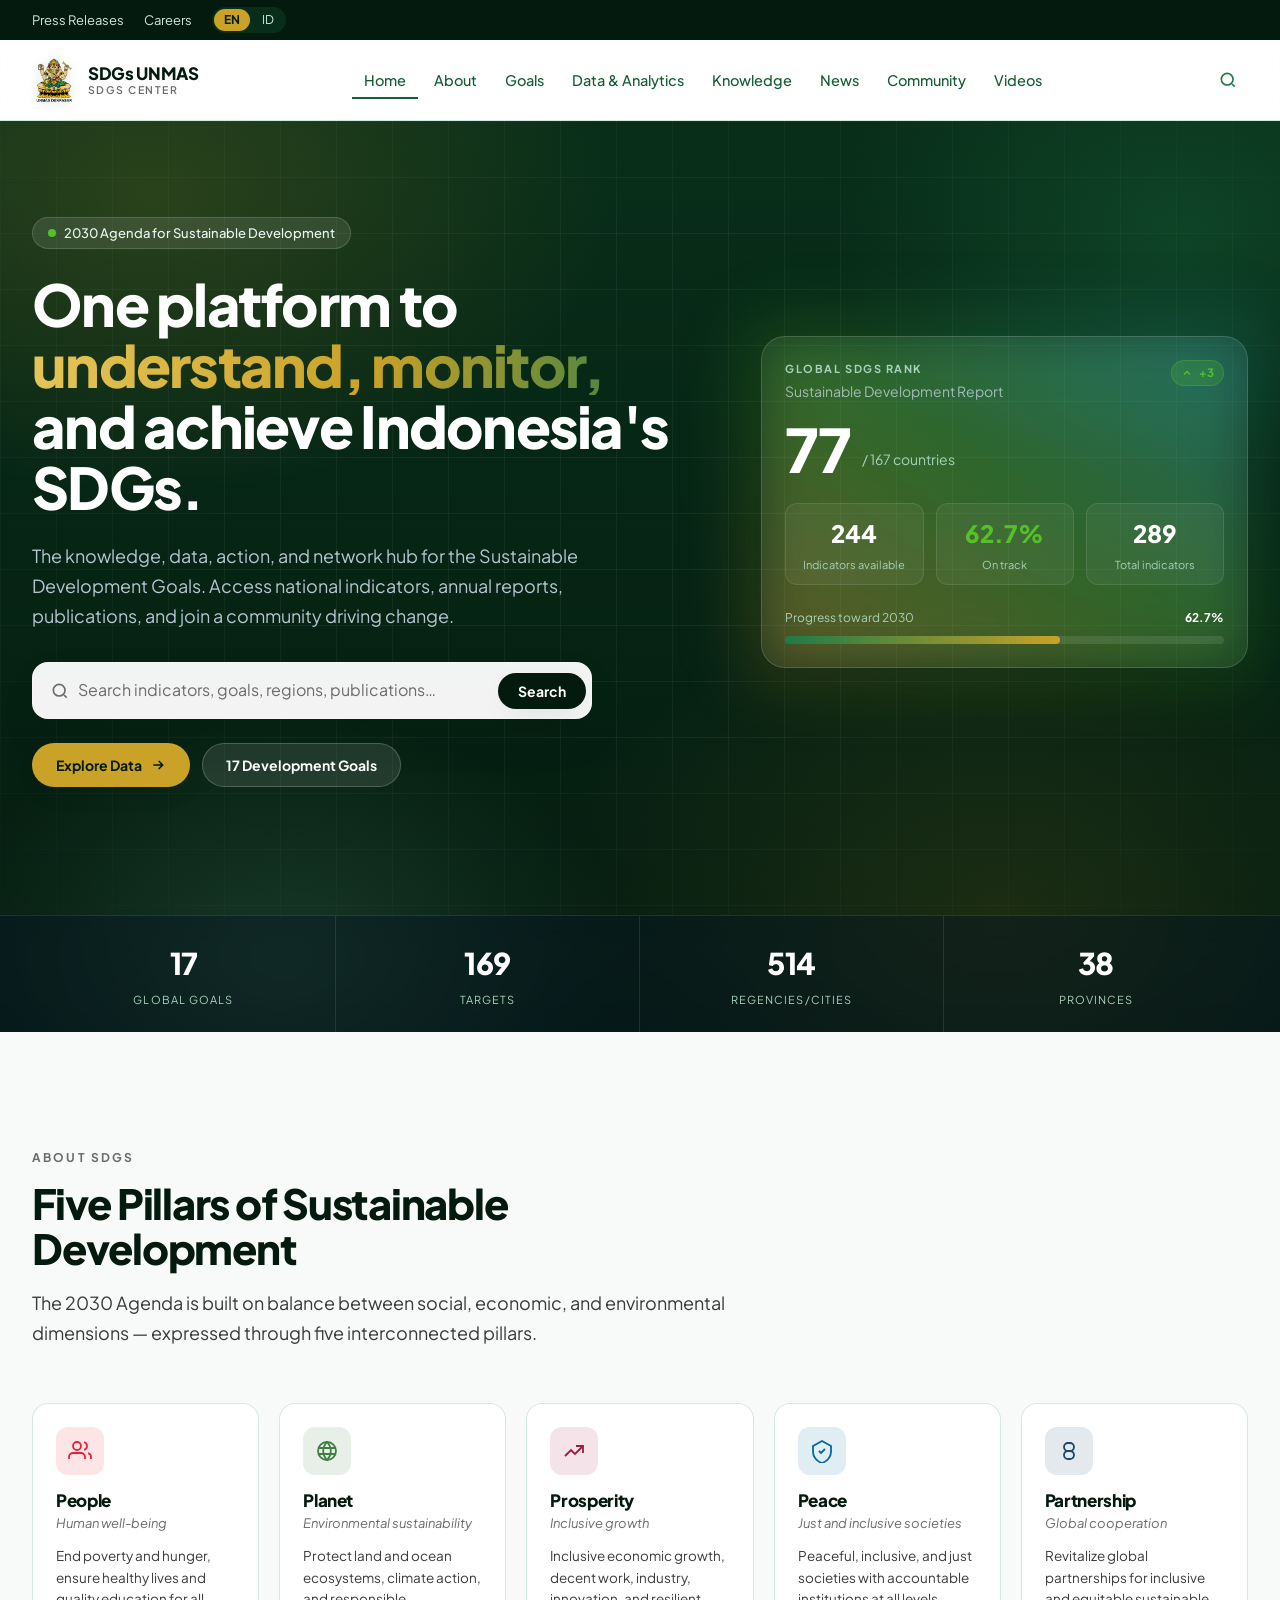
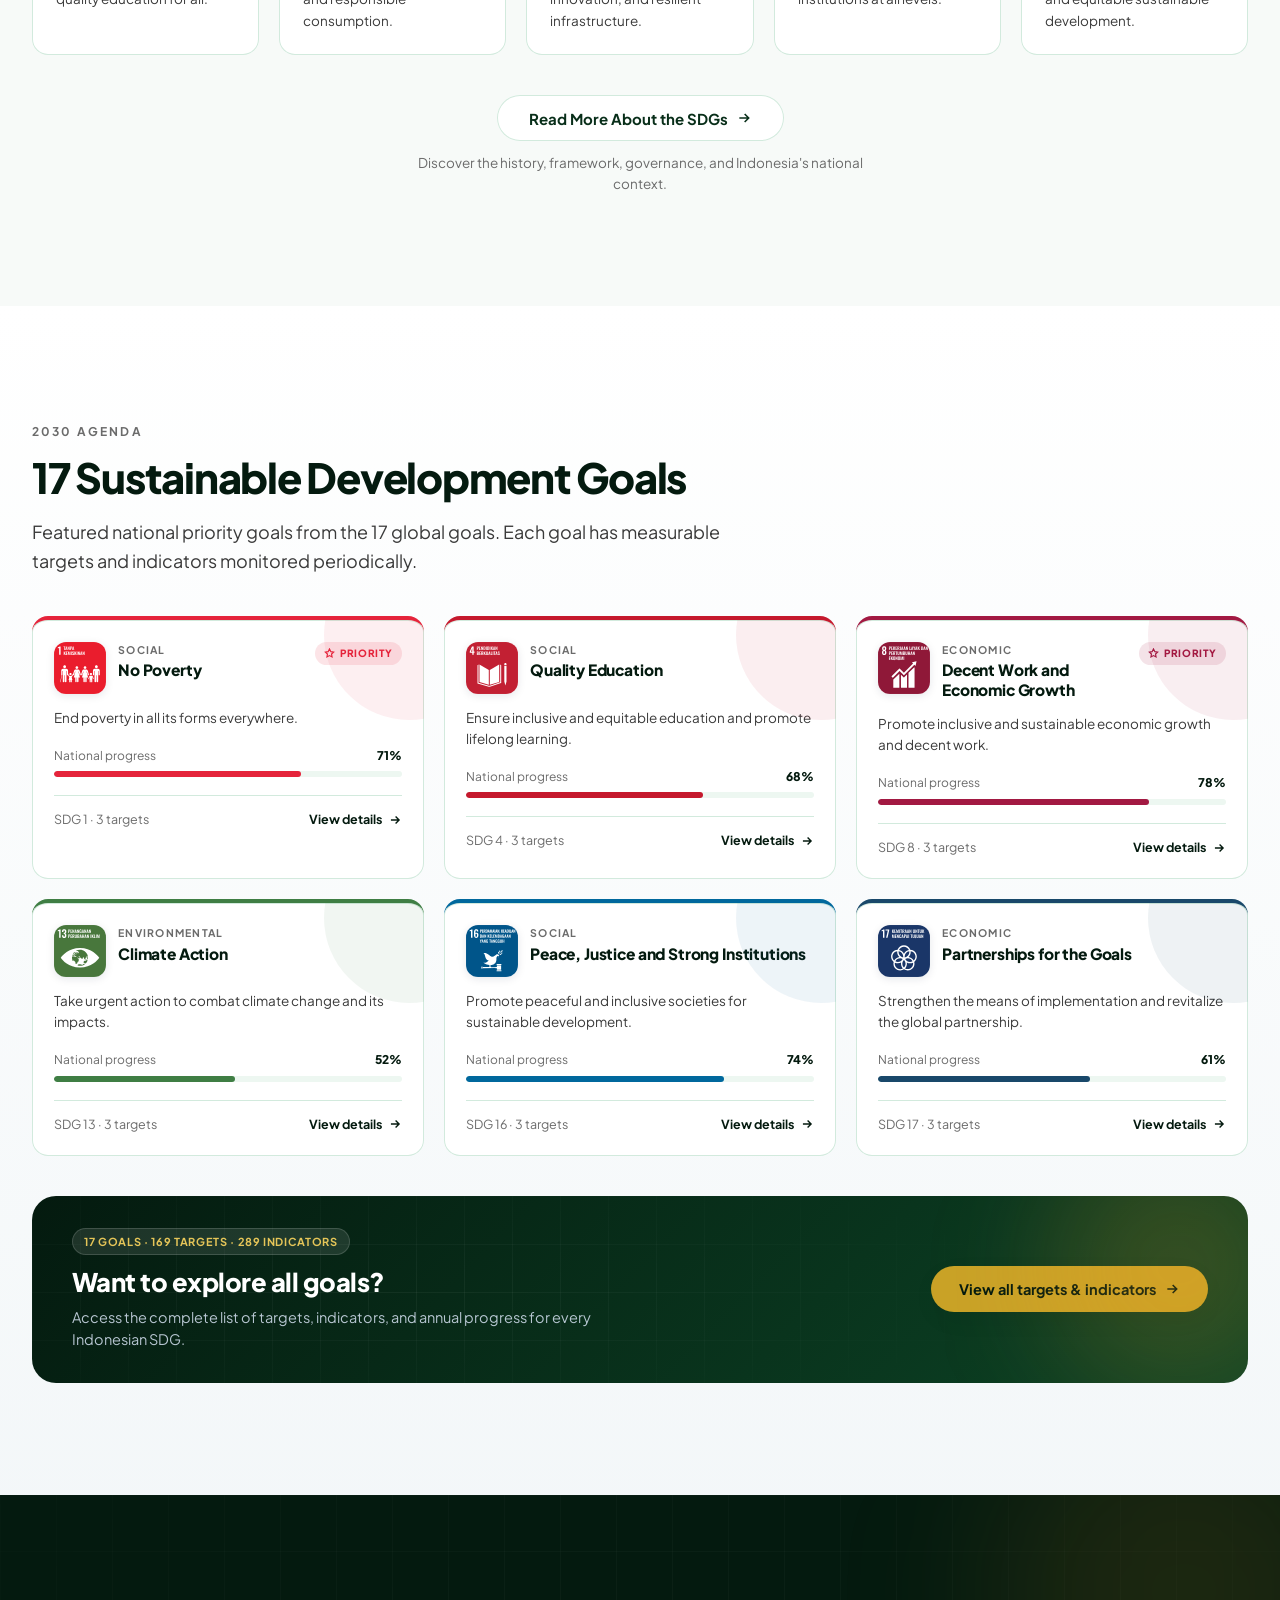
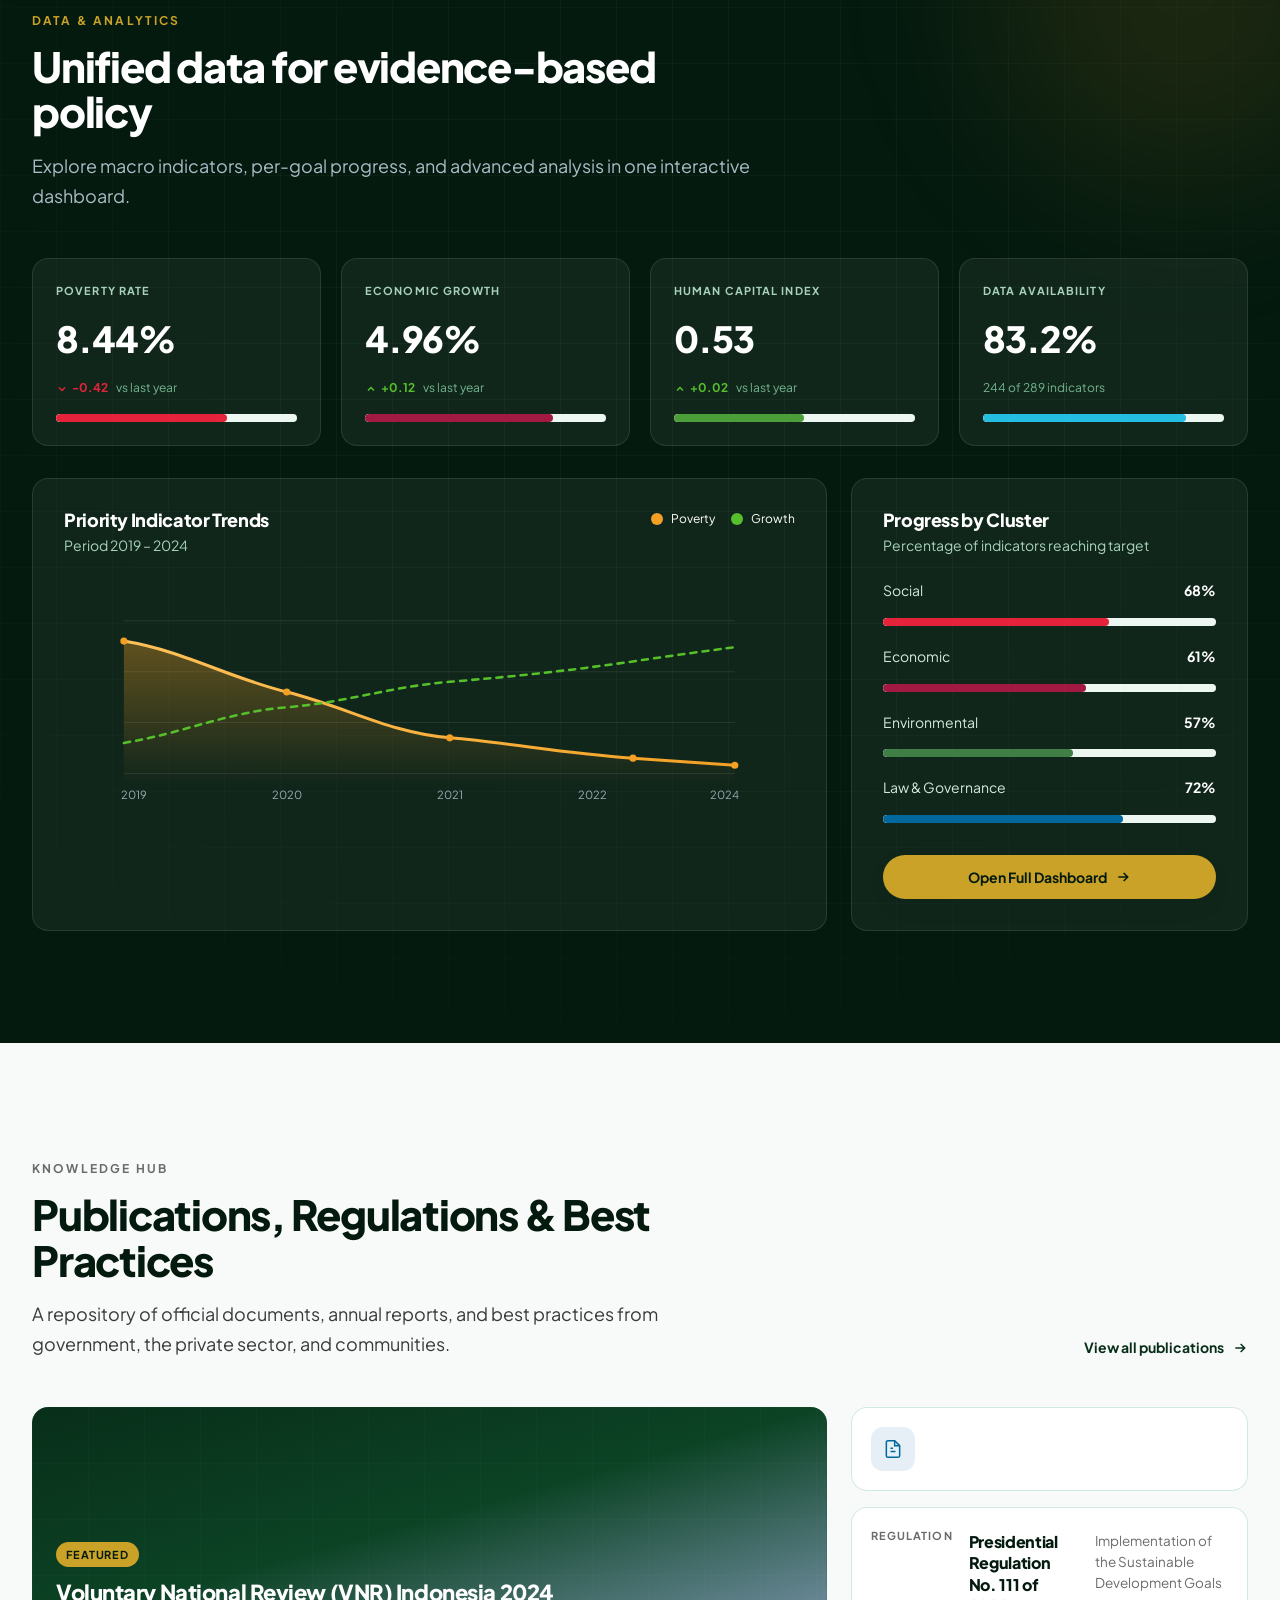
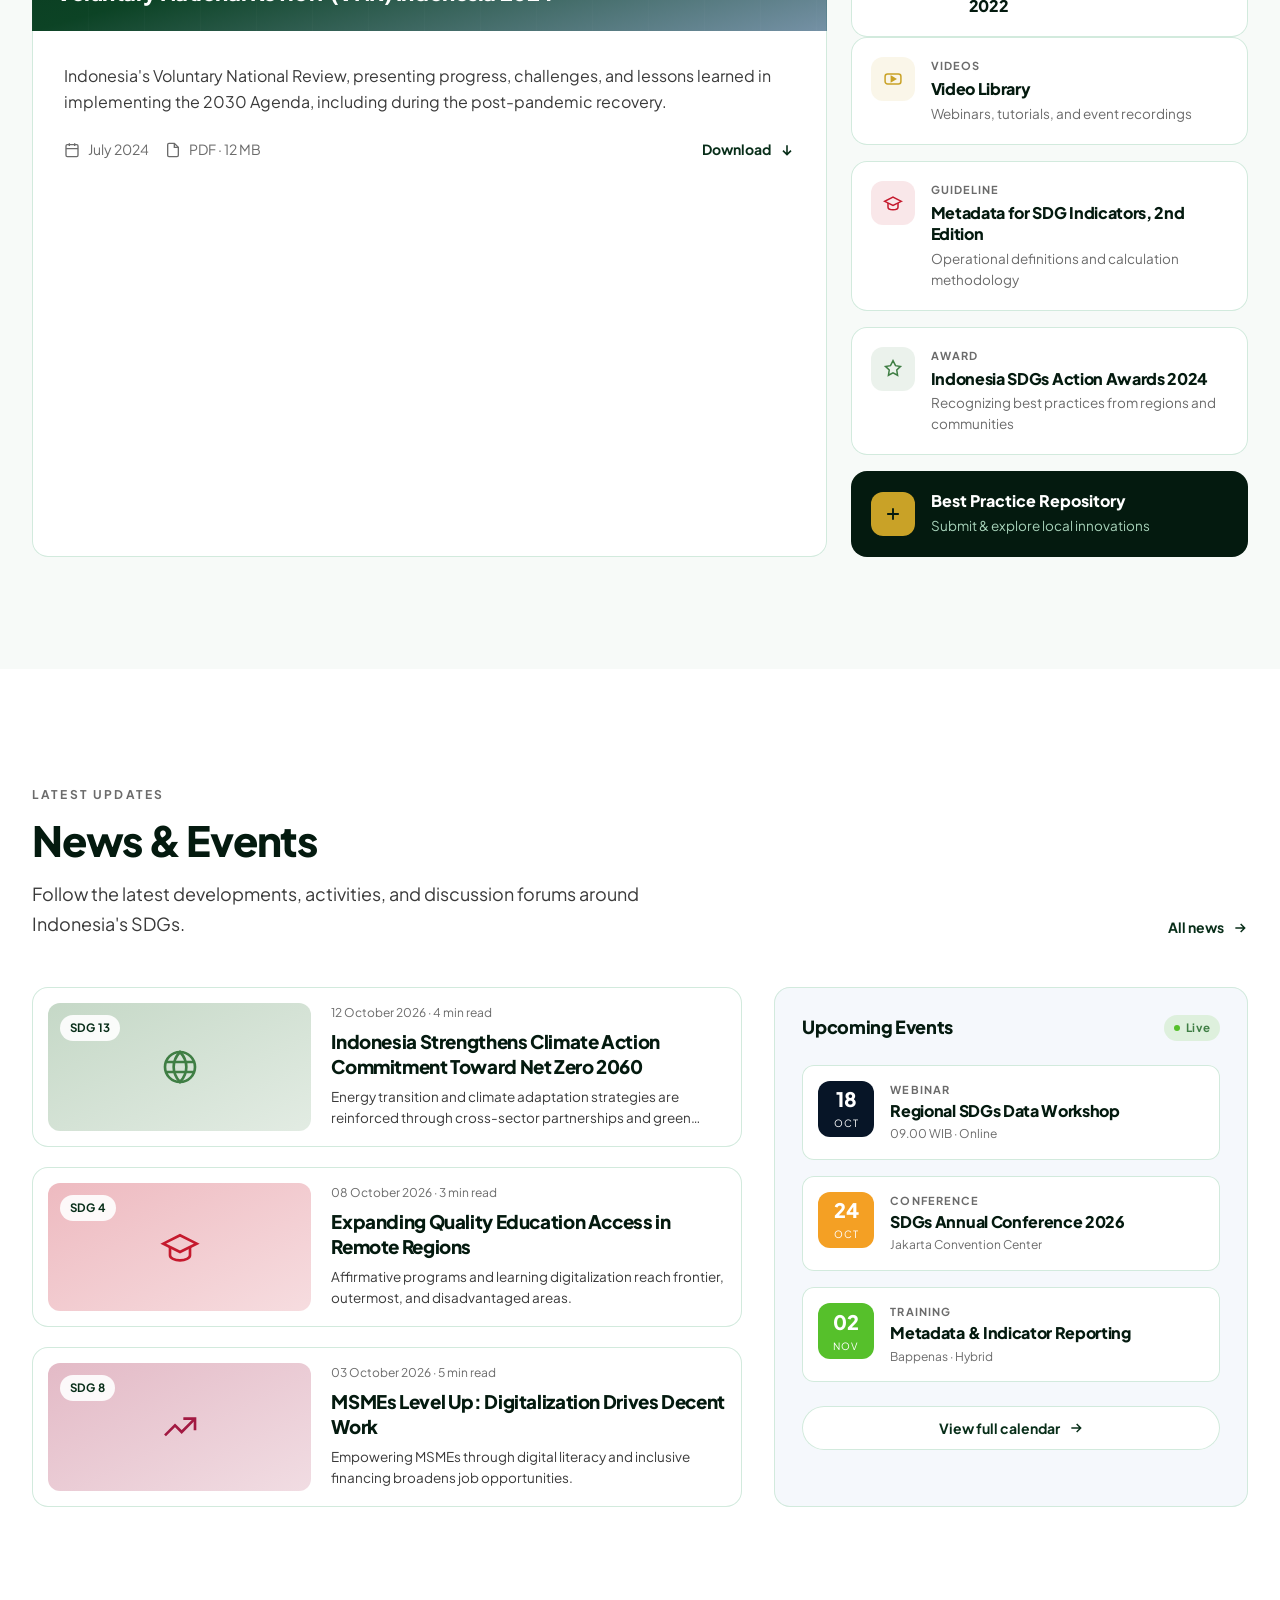
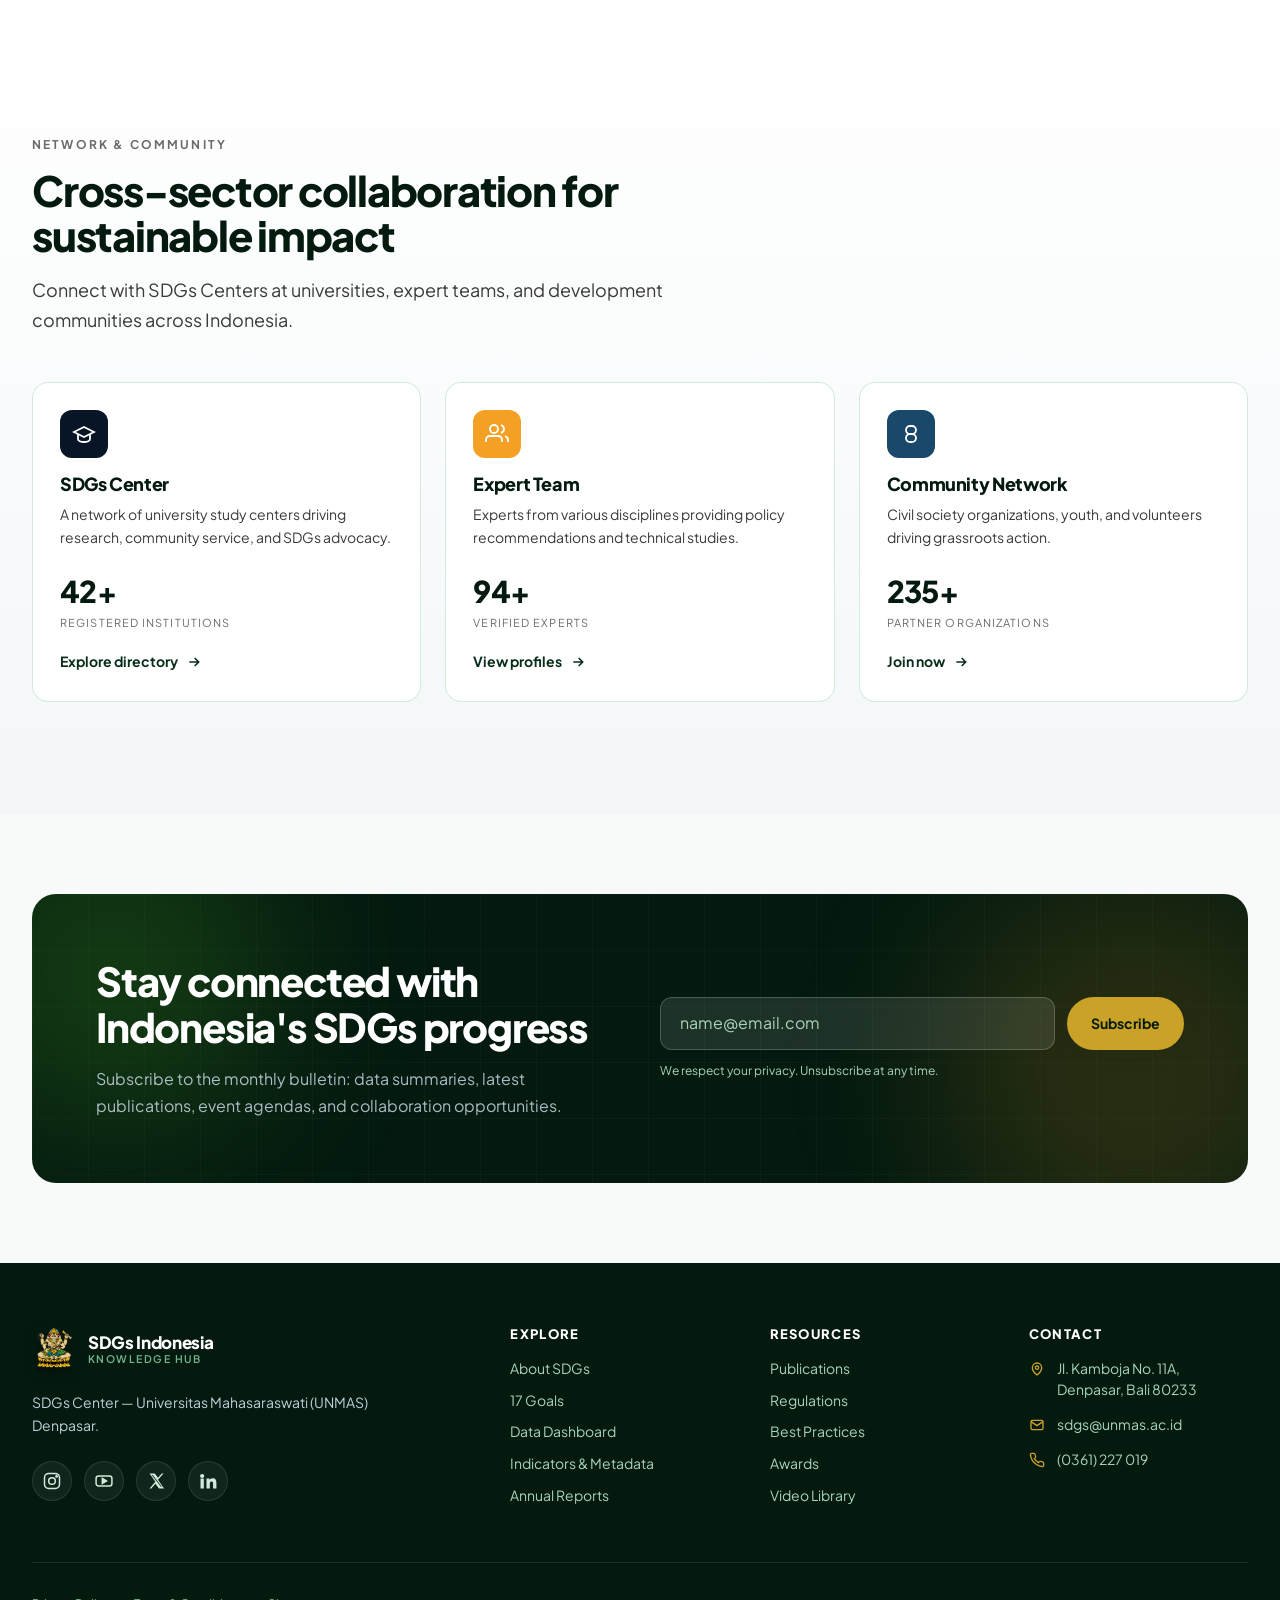
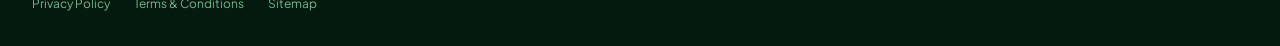
<file: index.html>
<!doctype html>
<html lang="en">
<head>
  <meta charset="UTF-8" />
  <meta name="viewport" content="width=device-width, initial-scale=1.0" />
  <meta name="theme-color" content="#041A0F" />
<title>SDGs UNMAS — Sustainable Development Goals Center</title>
<meta name="description" content="SDGs Center at Universitas Mahasaraswati Denpasar (UNMAS): data, analytics, publications, community, and action toward the 2030 Agenda." />

  <link rel="preconnect" href="https://fonts.googleapis.com" />
  <link rel="preconnect" href="https://fonts.gstatic.com" crossorigin />
  <link href="https://fonts.googleapis.com/css2?family=Plus+Jakarta+Sans:wght@400;500;600;700;800&family=Source+Serif+4:ital,opsz,wght@0,8..60,400;0,8..60,600;1,8..60,400&display=swap" rel="stylesheet" />

  <link rel="stylesheet" href="style.css" />
</head>

<body>

  <a href="#main" class="skip-link" data-i18n="a11y.skip">Skip to main content</a>

    <!-- ══════════════ TOP UTILITY BAR ══════════════ -->
  <div class="topbar">
    <div class="container topbar__inner">
      <div class="topbar__right">
        <a href="#" class="topbar__link" data-i18n="topbar.press">Press Releases</a>
        <a href="#" class="topbar__link" data-i18n="topbar.careers">Careers</a>
        <div class="lang-toggle" role="group" aria-label="Language">
          <button class="lang-toggle__btn is-active" data-lang="en" aria-pressed="true">EN</button>
          <button class="lang-toggle__btn" data-lang="id" aria-pressed="false">ID</button>
        </div>
      </div>
    </div>
  </div>

  <!-- ══════════════ HEADER / NAV ══════════════ -->
  <header id="site-header" class="header">
    <nav class="container header__nav" aria-label="Main navigation">
      <div class="header__row">

        <a href="#" class="brand" aria-label="SDGs UNMAS — Home">
            <img
                src="assets/unmas-logo.png"
                alt=""
                class="brand__logo-img"
                aria-hidden="true"
            />
            <span class="brand__text">
                <span class="brand__title">SDGs UNMAS</span>
                <span class="brand__sub">SDGs Center</span>
            </span>
        </a>

        <ul class="nav">
          <li><a class="nav__link" href="#beranda" aria-current="page" data-i18n="nav.home">Home</a></li>
          <li><a class="nav__link" href="#tentang" data-i18n="nav.about">About</a></li>
          <li><a class="nav__link" href="#tujuan" data-i18n="nav.goals">Goals</a></li>
          <li><a class="nav__link" href="#data" data-i18n="nav.data">Data &amp; Analytics</a></li>
          <li><a class="nav__link" href="#pengetahuan" data-i18n="nav.knowledge">Knowledge</a></li>
          <li><a class="nav__link" href="#berita" data-i18n="nav.news">News</a></li>
          <li><a class="nav__link" href="#komunitas" data-i18n="nav.community">Community</a></li>
          <li><a class="nav__link" href="videos.html" data-i18n="nav.videos">Videos</a></li>
        </ul>

        <div class="header__actions">
          <button id="openSearch" class="icon-btn icon-btn--ghost" data-i18n-aria="header.searchAria" aria-label="Search SDGs Indonesia">
            <svg viewBox="0 0 24 24" fill="none" stroke="currentColor" stroke-width="2"><circle cx="11" cy="11" r="7"/><path d="m20 20-3.2-3.2"/></svg>
          </button>
          <button id="openMenu" class="icon-btn icon-btn--ghost header__burger" data-i18n-aria="header.menuAria" aria-label="Open menu" aria-expanded="false" aria-controls="mobileMenu">
            <svg viewBox="0 0 24 24" fill="none" stroke="currentColor" stroke-width="2"><path d="M4 7h16M4 12h16M4 17h16"/></svg>
          </button>
        </div>
      </div>
    </nav>

    <div id="mobileMenu" class="mobile-menu" hidden>
      <ul class="mobile-menu__list">
        <li><a class="mobile-menu__link" href="#beranda" data-i18n="nav.home">Home</a></li>
        <li><a class="mobile-menu__link" href="#tentang" data-i18n="nav.about">About</a></li>
        <li><a class="mobile-menu__link" href="#tujuan" data-i18n="nav.goals">Goals</a></li>
        <li><a class="mobile-menu__link" href="#data" data-i18n="nav.data">Data &amp; Analytics</a></li>
        <li><a class="mobile-menu__link" href="#pengetahuan" data-i18n="nav.knowledge">Knowledge</a></li>
        <li><a class="mobile-menu__link" href="#berita" data-i18n="nav.news">News</a></li>
        <li><a class="mobile-menu__link" href="#komunitas" data-i18n="nav.community">Community</a></li>
        <li><a class="mobile-menu__link" href="videos.html" data-i18n="footer.link.video">Video Library</a></li>
      </ul>
      </ul>
    </div>
  </header>

  <!-- ══════════════ SEARCH OVERLAY ══════════════ -->
  <div id="searchOverlay" class="search-overlay" hidden role="dialog" aria-modal="true" aria-label="Search">
    <div class="search-overlay__backdrop" data-close-search></div>
    <div class="search-overlay__panel-wrap">
      <div class="search-overlay__panel">
        <div class="search-overlay__input-row">
          <svg viewBox="0 0 24 24" class="search-overlay__icon" fill="none" stroke="currentColor" stroke-width="2"><circle cx="11" cy="11" r="7"/><path d="m20 20-3.2-3.2"/></svg>
          <input id="searchInput" type="search" class="search-overlay__input"
                 data-i18n-placeholder="search.placeholder"
                 placeholder="Search goals, indicators, publications, or news…" />
          <kbd class="search-overlay__kbd">ESC</kbd>
        </div>
        <div class="search-overlay__body">
          <p class="search-overlay__label" data-i18n="search.popular">Popular searches</p>
          <div class="chip-row">
            <button class="chip" data-i18n="search.chip1">Poverty</button>
            <button class="chip" data-i18n="search.chip2">VNR 2024</button>
            <button class="chip" data-i18n="search.chip3">SDGs Center</button>
            <button class="chip" data-i18n="search.chip4">Perpres 111/2022</button>
            <button class="chip" data-i18n="search.chip5">Provincial Data</button>
          </div>
        </div>
      </div>
    </div>
  </div>

  <main id="main">

    <!-- ══════════════ HERO ══════════════ -->
    <section id="beranda" class="hero">
      <div class="hero__grid-overlay" aria-hidden="true"></div>

      <div class="container hero__inner">
        <div class="hero__grid">

          <div class="hero__copy fade-up">
            <span class="badge badge--ghost">
              <span class="badge__dot"></span>
              <span data-i18n="hero.badge">2030 Agenda for Sustainable Development</span>
            </span>

            <h1 class="hero__title">
              <span data-i18n="hero.title.part1">One platform to</span>
              <span class="hero__title-gradient" data-i18n="hero.title.gradient">understand, monitor,</span>
              <span data-i18n="hero.title.part3">and achieve Indonesia's SDGs.</span>
            </h1>

            <p class="hero__lead" data-i18n="hero.lead">
              The knowledge, data, action, and network hub for the Sustainable Development Goals. Access national indicators, annual reports, publications, and join a community driving change.
            </p>

            <form id="heroSearch" class="hero__search" role="search" onsubmit="return false;">
              <label for="heroSearchInput" class="sr-only" data-i18n="hero.search.label">Search data or SDG goals</label>
              <div class="hero__search-box">
                <svg viewBox="0 0 24 24" class="hero__search-icon" fill="none" stroke="currentColor" stroke-width="2"><circle cx="11" cy="11" r="7"/><path d="m20 20-3.2-3.2"/></svg>
                <input id="heroSearchInput" type="search" class="hero__search-input"
                       data-i18n-placeholder="hero.search.placeholder"
                       placeholder="Search indicators, goals, regions, publications…" />
                <button type="submit" class="btn btn--primary btn--sm" data-i18n="hero.search.button">Search</button>
              </div>
            </form>

            <div class="hero__cta-row">
              <a href="#data" class="btn btn--accent">
                <span data-i18n="hero.cta.explore">Explore Data</span>
                <svg viewBox="0 0 24 24" fill="none" stroke="currentColor" stroke-width="2.4"><path d="M5 12h14M13 6l6 6-6 6"/></svg>
              </a>
              <a href="#tujuan" class="btn btn--ghost-light" data-i18n="hero.cta.goals">17 Development Goals</a>
            </div>
          </div>

          <div class="hero__card-wrap fade-up fade-up--delay-1">
            <div class="hero__card-glow" aria-hidden="true"></div>

            <div class="hero__card">
              <div class="hero__card-head">
                <div>
                  <p class="hero__card-eyebrow" data-i18n="hero.card.eyebrow">Global SDGs Rank</p>
                  <p class="hero__card-sub" data-i18n="hero.card.sub">Sustainable Development Report</p>
                </div>
                <span class="pill pill--success">
                  <svg viewBox="0 0 24 24" fill="none" stroke="currentColor" stroke-width="3"><path d="M6 15l6-6 6 6"/></svg>
                  +3
                </span>
              </div>

              <div class="hero__rank">
                <span class="hero__rank-number" data-count="77">0</span>
                <span class="hero__rank-label" data-i18n="hero.card.rankLabel">/ 167 countries</span>
              </div>

              <div class="hero__kpis">
                <div class="hero__kpi">
                  <p class="hero__kpi-value" data-count="244">0</p>
                  <p class="hero__kpi-label" data-i18n="hero.card.kpi1">Indicators available</p>
                </div>
                <div class="hero__kpi">
                  <p class="hero__kpi-value hero__kpi-value--green"><span data-count="62.7" data-decimals="1">0</span>%</p>
                  <p class="hero__kpi-label" data-i18n="hero.card.kpi2">On track</p>
                </div>
                <div class="hero__kpi">
                  <p class="hero__kpi-value"><span data-count="289">0</span></p>
                  <p class="hero__kpi-label" data-i18n="hero.card.kpi3">Total indicators</p>
                </div>
              </div>

              <div class="hero__progress-wrap">
                <div class="hero__progress-head">
                  <span data-i18n="hero.card.progressLabel">Progress toward 2030</span>
                  <span class="hero__progress-value">62.7%</span>
                </div>
                <div class="progress">
                  <div class="progress__bar progress__bar--gradient" style="width:62.7%"></div>
                </div>
              </div>
            </div>
          </div>
        </div>
      </div>

      <div class="stat-strip">
        <div class="container stat-strip__grid">
          <div class="stat-strip__item">
            <p class="stat-strip__value" data-count="17">0</p>
            <p class="stat-strip__label" data-i18n="stats.goals">Global Goals</p>
          </div>
          <div class="stat-strip__item">
            <p class="stat-strip__value" data-count="169">0</p>
            <p class="stat-strip__label" data-i18n="stats.targets">Targets</p>
          </div>
          <div class="stat-strip__item">
            <p class="stat-strip__value" data-count="514">0</p>
            <p class="stat-strip__label" data-i18n="stats.regencies">Regencies/Cities</p>
          </div>
          <div class="stat-strip__item">
            <p class="stat-strip__value" data-count="38">0</p>
            <p class="stat-strip__label" data-i18n="stats.provinces">Provinces</p>
          </div>
        </div>
      </div>
    </section>

    <!-- ══════════════ 5 PILLARS ══════════════ -->
    <section id="tentang" class="section">
      <div class="container">
        <div class="section__head reveal">
          <span class="eyebrow" data-i18n="pillars.eyebrow">About SDGs</span>
          <h2 class="section__title" data-i18n="pillars.title">Five Pillars of Sustainable Development</h2>
          <p class="section__lead" data-i18n="pillars.lead">
            The 2030 Agenda is built on balance between social, economic, and environmental dimensions — expressed through five interconnected pillars.
          </p>
        </div>

        <div class="pillars">
          <article class="pillar reveal" style="--pillar-color:#E5243B">
            <div class="pillar__icon">
              <svg viewBox="0 0 24 24" fill="none" stroke="currentColor" stroke-width="1.8"><path d="M17 20v-2a4 4 0 0 0-4-4H5a4 4 0 0 0-4 4v2"/><circle cx="9" cy="7" r="4"/><path d="M23 20v-2a4 4 0 0 0-3-3.87M16 3.13a4 4 0 0 1 0 7.75"/></svg>
            </div>
            <h3 class="pillar__title" data-i18n="pillars.people.title">People</h3>
            <p class="pillar__sub" data-i18n="pillars.people.sub">Human well-being</p>
            <p class="pillar__desc" data-i18n="pillars.people.desc">End poverty and hunger, ensure healthy lives and quality education for all.</p>
          </article>

          <article class="pillar reveal" style="--pillar-color:#3F7E44">
            <div class="pillar__icon">
              <svg viewBox="0 0 24 24" fill="none" stroke="currentColor" stroke-width="1.8"><circle cx="12" cy="12" r="9"/><path d="M3.6 9h16.8M3.6 15h16.8M12 3c2.5 2.6 3.8 5.7 3.8 9s-1.3 6.4-3.8 9c-2.5-2.6-3.8-5.7-3.8-9S9.5 5.6 12 3Z"/></svg>
            </div>
            <h3 class="pillar__title" data-i18n="pillars.planet.title">Planet</h3>
            <p class="pillar__sub" data-i18n="pillars.planet.sub">Environmental sustainability</p>
            <p class="pillar__desc" data-i18n="pillars.planet.desc">Protect land and ocean ecosystems, climate action, and responsible consumption.</p>
          </article>

          <article class="pillar reveal" style="--pillar-color:#A21942">
            <div class="pillar__icon">
              <svg viewBox="0 0 24 24" fill="none" stroke="currentColor" stroke-width="1.8"><path d="M3 17l6-6 4 4 8-8"/><path d="M14 7h7v7"/></svg>
            </div>
            <h3 class="pillar__title" data-i18n="pillars.prosperity.title">Prosperity</h3>
            <p class="pillar__sub" data-i18n="pillars.prosperity.sub">Inclusive growth</p>
            <p class="pillar__desc" data-i18n="pillars.prosperity.desc">Inclusive economic growth, decent work, industry, innovation, and resilient infrastructure.</p>
          </article>

          <article class="pillar reveal" style="--pillar-color:#00689D">
            <div class="pillar__icon">
              <svg viewBox="0 0 24 24" fill="none" stroke="currentColor" stroke-width="1.8"><path d="M12 2 3 7v6c0 5 3.8 9.4 9 11 5.2-1.6 9-6 9-11V7l-9-5Z"/><path d="m9 12 2 2 4-4"/></svg>
            </div>
            <h3 class="pillar__title" data-i18n="pillars.peace.title">Peace</h3>
            <p class="pillar__sub" data-i18n="pillars.peace.sub">Just and inclusive societies</p>
            <p class="pillar__desc" data-i18n="pillars.peace.desc">Peaceful, inclusive, and just societies with accountable institutions at all levels.</p>
          </article>

          <article class="pillar reveal" style="--pillar-color:#19486A">
            <div class="pillar__icon">
              <svg viewBox="0 0 24 24" fill="none" stroke="currentColor" stroke-width="1.8"><path d="M11 20a4 4 0 0 1 0-8h2a4 4 0 0 1 0 8h-2Z"/><path d="M13 4a4 4 0 0 1 0 8h-2a4 4 0 0 1 0-8h2Z"/></svg>
            </div>
            <h3 class="pillar__title" data-i18n="pillars.partnership.title">Partnership</h3>
            <p class="pillar__sub" data-i18n="pillars.partnership.sub">Global cooperation</p>
            <p class="pillar__desc" data-i18n="pillars.partnership.desc">Revitalize global partnerships for inclusive and equitable sustainable development.</p>
          </article>
        </div>
        <!-- Read More CTA -->
        <div class="pillars-cta reveal">
          <a href="about.html" class="btn btn--outline pillars-cta__btn">
            <span data-i18n="pillars.cta.button">Read More About the SDGs</span>
            <svg viewBox="0 0 24 24" fill="none" stroke="currentColor" stroke-width="2.4"><path d="M5 12h14M13 6l6 6-6 6"/></svg>
          </a>
          <p class="pillars-cta__hint" data-i18n="pillars.cta.hint">
            Discover the history, framework, governance, and Indonesia's national context.
          </p>
        </div>
      </div>
    </section>

    <!-- ══════════════ 17 GOALS (featured) ══════════════ -->
    <section id="tujuan" class="section section--alt">
      <div class="container">
        <div class="section__head reveal">
          <span class="eyebrow" data-i18n="goals.eyebrow">2030 Agenda</span>
          <h2 class="section__title" data-i18n="goals.title">17 Sustainable Development Goals</h2>
          <p class="section__lead" data-i18n="goals.lead">
            Featured national priority goals from the 17 global goals. Each goal has measurable targets and indicators monitored periodically.
          </p>
        </div>

        <div id="goalsGrid" class="goals-grid goals-grid--featured"></div>

        <div class="goals-cta reveal">
          <div class="goals-cta__content">
            <span class="goals-cta__badge" data-i18n="goals.cta.badge">17 Goals · 169 Targets · 289 Indicators</span>
            <h3 class="goals-cta__title" data-i18n="goals.cta.title">Want to explore all goals?</h3>
            <p class="goals-cta__sub" data-i18n="goals.cta.sub">
              Access the complete list of targets, indicators, and annual progress for every Indonesian SDG.
            </p>
          </div>
          <a href="goals.html" class="btn btn--accent goals-cta__btn">
            <span data-i18n="goals.cta.button">View all targets &amp; indicators</span>
            <svg viewBox="0 0 24 24" fill="none" stroke="currentColor" stroke-width="2.4"><path d="M5 12h14M13 6l6 6-6 6"/></svg>
          </a>
        </div>
      </div>
    </section>

    <!-- ══════════════ DATA & ANALYTICS ══════════════ -->
    <section id="data" class="section data-section">
      <div class="data-section__grid-overlay" aria-hidden="true"></div>
      <div class="data-section__glow" aria-hidden="true"></div>

      <div class="container data-section__inner">
        <div class="section__head reveal">
          <span class="eyebrow eyebrow--accent" data-i18n="data.eyebrow">Data &amp; Analytics</span>
          <h2 class="section__title section__title--light" data-i18n="data.title">Unified data for evidence-based policy</h2>
          <p class="section__lead section__lead--light" data-i18n="data.lead">
            Explore macro indicators, per-goal progress, and advanced analysis in one interactive dashboard.
          </p>
        </div>

        <div class="kpi-grid">
          <div class="kpi-card reveal">
            <p class="kpi-card__label" data-i18n="data.kpi1.label">Poverty Rate</p>
            <p class="kpi-card__value"><span data-count="8.57" data-decimals="2">0</span>%</p>
            <div class="kpi-card__trend">
              <span class="trend trend--down">
                <svg viewBox="0 0 24 24" fill="none" stroke="currentColor" stroke-width="3"><path d="M6 9l6 6 6-6"/></svg>
                -0.42
              </span>
              <span class="kpi-card__trend-label" data-i18n="data.trend.vsLastYear">vs last year</span>
            </div>
            <div class="progress progress--dim">
              <div class="progress__bar" style="width:71%;background:#E5243B"></div>
            </div>
          </div>

          <div class="kpi-card reveal">
            <p class="kpi-card__label" data-i18n="data.kpi2.label">Economic Growth</p>
            <p class="kpi-card__value"><span data-count="5.03" data-decimals="2">0</span>%</p>
            <div class="kpi-card__trend">
              <span class="trend trend--up">
                <svg viewBox="0 0 24 24" fill="none" stroke="currentColor" stroke-width="3"><path d="M6 15l6-6 6 6"/></svg>
                +0.12
              </span>
              <span class="kpi-card__trend-label" data-i18n="data.trend.vsLastYear">vs last year</span>
            </div>
            <div class="progress progress--dim">
              <div class="progress__bar" style="width:78%;background:#A21942"></div>
            </div>
          </div>

          <div class="kpi-card reveal">
            <p class="kpi-card__label" data-i18n="data.kpi3.label">Human Capital Index</p>
            <p class="kpi-card__value"><span data-count="0.54" data-decimals="2">0</span></p>
            <div class="kpi-card__trend">
              <span class="trend trend--up">
                <svg viewBox="0 0 24 24" fill="none" stroke="currentColor" stroke-width="3"><path d="M6 15l6-6 6 6"/></svg>
                +0.02
              </span>
              <span class="kpi-card__trend-label" data-i18n="data.trend.vsLastYear">vs last year</span>
            </div>
            <div class="progress progress--dim">
              <div class="progress__bar" style="width:54%;background:#4C9F38"></div>
            </div>
          </div>

          <div class="kpi-card reveal">
            <p class="kpi-card__label" data-i18n="data.kpi4.label">Data Availability</p>
            <p class="kpi-card__value"><span data-count="84.4" data-decimals="1">0</span>%</p>
            <div class="kpi-card__trend">
              <span class="kpi-card__trend-label" data-i18n="data.kpi4.sub">244 of 289 indicators</span>
            </div>
            <div class="progress progress--dim">
              <div class="progress__bar" style="width:84.4%;background:#26BDE2"></div>
            </div>
          </div>
        </div>

        <div class="chart-grid">
          <div class="panel panel--glass chart-panel reveal">
            <div class="chart-panel__head">
              <div>
                <h3 class="panel__title" data-i18n="data.chart.title">Priority Indicator Trends</h3>
                <p class="panel__sub" data-i18n="data.chart.sub">Period 2019 – 2024</p>
              </div>
              <div class="chart-panel__legend">
                <span><span class="legend-dot" style="background:#F4A024"></span><span data-i18n="data.chart.legend1">Poverty</span></span>
                <span><span class="legend-dot" style="background:#56C02B"></span><span data-i18n="data.chart.legend2">Growth</span></span>
              </div>
            </div>

            <div class="chart-panel__body">
              <svg viewBox="0 0 600 220" class="chart" role="img" aria-label="Priority indicator trend chart 2019–2024">
                <defs>
                  <linearGradient id="gArea" x1="0" y1="0" x2="0" y2="1">
                    <stop offset="0%" stop-color="#F4A024" stop-opacity=".35"/>
                    <stop offset="100%" stop-color="#F4A024" stop-opacity="0"/>
                  </linearGradient>
                  <linearGradient id="gLine" x1="0" y1="0" x2="1" y2="0">
                    <stop offset="0%" stop-color="#FFC259"/><stop offset="100%" stop-color="#F4A024"/>
                  </linearGradient>
                </defs>
                <g class="chart__grid" stroke="rgba(255,255,255,.08)" stroke-width="1">
                  <line x1="0" y1="40" x2="600" y2="40"/>
                  <line x1="0" y1="90" x2="600" y2="90"/>
                  <line x1="0" y1="140" x2="600" y2="140"/>
                  <line x1="0" y1="190" x2="600" y2="190"/>
                </g>
                <path d="M0,60 C60,70 100,95 160,110 C220,125 260,150 320,155 C380,160 430,170 500,175 C540,178 570,180 600,182 L600,200 L0,200 Z" fill="url(#gArea)"/>
                <path d="M0,60 C60,70 100,95 160,110 C220,125 260,150 320,155 C380,160 430,170 500,175 C540,178 570,180 600,182" fill="none" stroke="url(#gLine)" stroke-width="3" stroke-linecap="round"/>
                <path d="M0,160 C60,150 100,130 160,125 C220,120 260,105 320,100 C380,95 430,90 500,80 C540,74 570,70 600,66" fill="none" stroke="#56C02B" stroke-width="2.5" stroke-dasharray="6 6" stroke-linecap="round"/>
                <g fill="#F4A024">
                  <circle cx="0" cy="60" r="3.5"/><circle cx="160" cy="110" r="3.5"/><circle cx="320" cy="155" r="3.5"/><circle cx="500" cy="175" r="3.5"/><circle cx="600" cy="182" r="3.5"/>
                </g>
                <g class="chart__axis" fill="rgba(214,226,242,.7)" font-size="11" text-anchor="middle">
                  <text x="10" y="215">2019</text>
                  <text x="160" y="215">2020</text>
                  <text x="320" y="215">2021</text>
                  <text x="460" y="215">2022</text>
                  <text x="590" y="215">2024</text>
                </g>
              </svg>
            </div>
          </div>

          <div class="panel panel--glass panel--compact reveal">
            <h3 class="panel__title" data-i18n="data.cluster.title">Progress by Cluster</h3>
            <p class="panel__sub" data-i18n="data.cluster.sub">Percentage of indicators reaching target</p>

            <div class="cluster-list">
              <div class="cluster">
                <div class="cluster__head"><span data-i18n="data.cluster.social">Social</span><span class="cluster__value">68%</span></div>
                <div class="progress progress--dim"><div class="progress__bar" style="width:68%;background:#E5243B"></div></div>
              </div>
              <div class="cluster">
                <div class="cluster__head"><span data-i18n="data.cluster.economic">Economic</span><span class="cluster__value">61%</span></div>
                <div class="progress progress--dim"><div class="progress__bar" style="width:61%;background:#A21942"></div></div>
              </div>
              <div class="cluster">
                <div class="cluster__head"><span data-i18n="data.cluster.environmental">Environmental</span><span class="cluster__value">57%</span></div>
                <div class="progress progress--dim"><div class="progress__bar" style="width:57%;background:#3F7E44"></div></div>
              </div>
              <div class="cluster">
                <div class="cluster__head"><span data-i18n="data.cluster.governance">Law &amp; Governance</span><span class="cluster__value">72%</span></div>
                <div class="progress progress--dim"><div class="progress__bar" style="width:72%;background:#00689D"></div></div>
              </div>
            </div>

            <a href="data.html" class="btn btn--accent btn--full">
              <span data-i18n="data.cta">Open Full Dashboard</span>
              <svg viewBox="0 0 24 24" fill="none" stroke="currentColor" stroke-width="2.4"><path d="M5 12h14M13 6l6 6-6 6"/></svg>
            </a>
          </div>
        </div>
      </div>
    </section>

    <!-- ══════════════ KNOWLEDGE HUB ══════════════ -->
    <section id="pengetahuan" class="section">
      <div class="container">
        <div class="section__head-row reveal">
          <div class="section__head section__head--flush">
            <span class="eyebrow" data-i18n="hub.eyebrow">Knowledge Hub</span>
            <h2 class="section__title" data-i18n="hub.title">Publications, Regulations &amp; Best Practices</h2>
            <p class="section__lead" data-i18n="hub.lead">
              A repository of official documents, annual reports, and best practices from government, the private sector, and communities.
            </p>
          </div>
          <a href="knowledge.html" class="link-arrow">
            <span data-i18n="hub.link.all">View all publications</span>
            <svg viewBox="0 0 24 24" fill="none" stroke="currentColor" stroke-width="2.2"><path d="M5 12h14M13 6l6 6-6 6"/></svg>
          </a>
        </div>

        <div class="hub-grid">
          <article class="feature-card reveal">
            <div class="feature-card__cover">
              <div class="feature-card__cover-grid" aria-hidden="true"></div>
              <div class="feature-card__cover-content">
                <span class="pill pill--accent" data-i18n="hub.featured.badge">Featured</span>
                <h3 class="feature-card__title" data-i18n="hub.featured.title">Voluntary National Review (VNR) Indonesia 2024</h3>
              </div>
            </div>
            <div class="feature-card__body">
              <p class="feature-card__desc" data-i18n="hub.featured.desc">
                Indonesia's Voluntary National Review, presenting progress, challenges, and lessons learned in implementing the 2030 Agenda, including during the post-pandemic recovery.
              </p>
              <div class="feature-card__meta">
                <span class="meta-item">
                  <svg viewBox="0 0 24 24" fill="none" stroke="currentColor" stroke-width="2"><rect x="3" y="4" width="18" height="18" rx="2"/><path d="M16 2v4M8 2v4M3 10h18"/></svg>
                  <span data-i18n="hub.featured.date">July 2024</span>
                </span>
                <span class="meta-item">
                  <svg viewBox="0 0 24 24" fill="none" stroke="currentColor" stroke-width="2"><path d="M14 2H6a2 2 0 0 0-2 2v16a2 2 0 0 0 2 2h12a2 2 0 0 0 2-2V8Z"/><path d="M14 2v6h6"/></svg>
                  <span data-i18n="hub.featured.size">PDF · 12 MB</span>
                </span>
                <a href="#" class="link-arrow link-arrow--inline">
                  <span data-i18n="hub.featured.download">Download</span>
                  <svg viewBox="0 0 24 24" fill="none" stroke="currentColor" stroke-width="2.4"><path d="M12 5v14M6 13l6 6 6-6"/></svg>
                </a>
              </div>
            </div>
          </article>

          <aside class="hub-side">
            <a href="#" class="mini-card reveal" style="--mini-color:#00689D">
              <span class="mini-card__icon">
                <svg viewBox="0 0 24 24" fill="none" stroke="currentColor" stroke-width="1.8"><path d="M14 2H6a2 2 0 0 0-2 2v16a2 2 0 0 0 2 2h12a2 2 0 0 0 2-2V8Z"/><path d="M14 2v6h6M9 15h6M9 11h3"/></svg>
              </span>
              <div class="mini-card__body">
                <p class="mini-card__eyebrow" data-i18n="hub.mini1.eyebrow">Regulation</p>
                <h4 class="mini-card__title" data-i18n="hub.mini1.title">Presidential Regulation No. 111 of 2022</h4>
                <p class="mini-card__desc" data-i18n="hub.mini1.desc">Implementation of the Sustainable Development Goals</p>

                <a href="videos.html" class="mini-card reveal" style="--mini-color:#C9A227">
                  <span class="mini-card__icon">
                    <svg viewBox="0 0 24 24" fill="none" stroke="currentColor" stroke-width="1.8"><rect x="2.5" y="6" width="19" height="12" rx="3"/><path d="m10 9 5 3-5 3V9Z" fill="currentColor"/></svg>
                  </span>
                  <div class="mini-card__body">
                    <p class="mini-card__eyebrow" data-i18n="hub.mini4.eyebrow">Videos</p>
                    <h4 class="mini-card__title" data-i18n="hub.mini4.title">Video Library</h4>
                    <p class="mini-card__desc" data-i18n="hub.mini4.desc">Webinars, tutorials, and event recordings</p>
                  </div>
                </a>
              </div>
            </a>

            <a href="#" class="mini-card reveal" style="--mini-color:#C5192D">
              <span class="mini-card__icon">
                <svg viewBox="0 0 24 24" fill="none" stroke="currentColor" stroke-width="1.8"><path d="M22 10 12 5 2 10l10 5 10-5Z"/><path d="M6 12v5c0 1.7 2.7 3 6 3s6-1.3 6-3v-5"/></svg>
              </span>
              <div class="mini-card__body">
                <p class="mini-card__eyebrow" data-i18n="hub.mini2.eyebrow">Guideline</p>
                <h4 class="mini-card__title" data-i18n="hub.mini2.title">Metadata for SDG Indicators, 2nd Edition</h4>
                <p class="mini-card__desc" data-i18n="hub.mini2.desc">Operational definitions and calculation methodology</p>
              </div>
            </a>

            <a href="#" class="mini-card reveal" style="--mini-color:#3F7E44">
              <span class="mini-card__icon">
                <svg viewBox="0 0 24 24" fill="none" stroke="currentColor" stroke-width="1.8"><path d="M12 2 15 8l6 .9-4.5 4.3 1 6.3L12 16.5 6.5 19.5l1-6.3L3 8.9 9 8Z"/></svg>
              </span>
              <div class="mini-card__body">
                <p class="mini-card__eyebrow" data-i18n="hub.mini3.eyebrow">Award</p>
                <h4 class="mini-card__title" data-i18n="hub.mini3.title">Indonesia SDGs Action Awards 2024</h4>
                <p class="mini-card__desc" data-i18n="hub.mini3.desc">Recognizing best practices from regions and communities</p>
              </div>
            </a>

            <a href="#" class="cta-mini reveal">
              <span class="cta-mini__icon">
                <svg viewBox="0 0 24 24" fill="none" stroke="currentColor" stroke-width="2.2"><path d="M12 5v14M5 12h14"/></svg>
              </span>
              <div>
                <p class="cta-mini__title" data-i18n="hub.cta.title">Best Practice Repository</p>
                <p class="cta-mini__sub" data-i18n="hub.cta.sub">Submit &amp; explore local innovations</p>
              </div>
            </a>
          </aside>
        </div>
      </div>
    </section>

    <!-- ══════════════ NEWS & EVENTS ══════════════ -->
    <section id="berita" class="section section--white">
      <div class="container">
        <div class="section__head-row reveal">
          <div class="section__head section__head--flush">
            <span class="eyebrow" data-i18n="news.eyebrow">Latest Updates</span>
            <h2 class="section__title" data-i18n="news.title">News &amp; Events</h2>
            <p class="section__lead" data-i18n="news.lead">
              Follow the latest developments, activities, and discussion forums around Indonesia's SDGs.
            </p>
          </div>
          <a href="news.html" class="link-arrow">
            <span data-i18n="news.link.all">All news</span>
            <svg viewBox="0 0 24 24" fill="none" stroke="currentColor" stroke-width="2.2"><path d="M5 12h14M13 6l6 6-6 6"/></svg>
          </a>
        </div>

        <div class="news-grid">
          <div class="news-list">
            <article class="news-item reveal" style="--news-color:#3F7E44">
              <div class="news-item__thumb">
                <span class="pill pill--white">SDG 13</span>
                <svg viewBox="0 0 24 24" fill="none" stroke="currentColor" stroke-width="1.6"><circle cx="12" cy="12" r="9"/><path d="M3.6 9h16.8M3.6 15h16.8M12 3c2.5 2.6 3.8 5.7 3.8 9s-1.3 6.4-3.8 9c-2.5-2.6-3.8-5.7-3.8-9S9.5 5.6 12 3Z"/></svg>
              </div>
              <div class="news-item__body">
                <p class="news-item__meta" data-i18n="news.item1.meta">12 October 2026 · 4 min read</p>
                <h3 class="news-item__title" data-i18n="news.item1.title">Indonesia Strengthens Climate Action Commitment Toward Net Zero 2060</h3>
                <p class="news-item__desc" data-i18n="news.item1.desc">Energy transition and climate adaptation strategies are reinforced through cross-sector partnerships and green financing.</p>
              </div>
            </article>

            <article class="news-item reveal" style="--news-color:#C5192D">
              <div class="news-item__thumb">
                <span class="pill pill--white">SDG 4</span>
                <svg viewBox="0 0 24 24" fill="none" stroke="currentColor" stroke-width="1.6"><path d="M22 10 12 5 2 10l10 5 10-5Z"/><path d="M6 12v5c0 1.7 2.7 3 6 3s6-1.3 6-3v-5"/></svg>
              </div>
              <div class="news-item__body">
                <p class="news-item__meta" data-i18n="news.item2.meta">08 October 2026 · 3 min read</p>
                <h3 class="news-item__title" data-i18n="news.item2.title">Expanding Quality Education Access in Remote Regions</h3>
                <p class="news-item__desc" data-i18n="news.item2.desc">Affirmative programs and learning digitalization reach frontier, outermost, and disadvantaged areas.</p>
              </div>
            </article>

            <article class="news-item reveal" style="--news-color:#A21942">
              <div class="news-item__thumb">
                <span class="pill pill--white">SDG 8</span>
                <svg viewBox="0 0 24 24" fill="none" stroke="currentColor" stroke-width="1.6"><path d="M3 17l6-6 4 4 8-8"/><path d="M14 7h7v7"/></svg>
              </div>
              <div class="news-item__body">
                <p class="news-item__meta" data-i18n="news.item3.meta">03 October 2026 · 5 min read</p>
                <h3 class="news-item__title" data-i18n="news.item3.title">MSMEs Level Up: Digitalization Drives Decent Work</h3>
                <p class="news-item__desc" data-i18n="news.item3.desc">Empowering MSMEs through digital literacy and inclusive financing broadens job opportunities.</p>
              </div>
            </article>
          </div>

          <aside class="events-panel reveal">
            <div class="events-panel__head">
              <h3 class="events-panel__title" data-i18n="events.title">Upcoming Events</h3>
              <span class="pill pill--live">
                <span class="pill__dot"></span>
                <span data-i18n="events.live">Live</span>
              </span>
            </div>

            <div class="events-list">
              <a href="#" class="event-card">
                <div class="event-card__date" style="--event-color:#071527">
                  <span class="event-card__day">18</span>
                  <span class="event-card__month" data-i18n="events.month.oct">Oct</span>
                </div>
                <div class="event-card__body">
                  <p class="event-card__eyebrow" data-i18n="events.e1.eyebrow">Webinar</p>
                  <h4 class="event-card__title" data-i18n="events.e1.title">Regional SDGs Data Workshop</h4>
                  <p class="event-card__meta" data-i18n="events.e1.meta">09.00 WIB · Online</p>
                </div>
              </a>

              <a href="#" class="event-card">
                <div class="event-card__date" style="--event-color:#F4A024">
                  <span class="event-card__day">24</span>
                  <span class="event-card__month" data-i18n="events.month.oct">Oct</span>
                </div>
                <div class="event-card__body">
                  <p class="event-card__eyebrow" data-i18n="events.e2.eyebrow">Conference</p>
                  <h4 class="event-card__title" data-i18n="events.e2.title">SDGs Annual Conference 2026</h4>
                  <p class="event-card__meta" data-i18n="events.e2.meta">Jakarta Convention Center</p>
                </div>
              </a>

              <a href="#" class="event-card">
                <div class="event-card__date" style="--event-color:#56C02B">
                  <span class="event-card__day">02</span>
                  <span class="event-card__month" data-i18n="events.month.nov">Nov</span>
                </div>
                <div class="event-card__body">
                  <p class="event-card__eyebrow" data-i18n="events.e3.eyebrow">Training</p>
                  <h4 class="event-card__title" data-i18n="events.e3.title">Metadata &amp; Indicator Reporting</h4>
                  <p class="event-card__meta" data-i18n="events.e3.meta">Bappenas · Hybrid</p>
                </div>
              </a>
            </div>

            <a href="#" class="btn btn--outline btn--full">
              <span data-i18n="events.cta">View full calendar</span>
              <svg viewBox="0 0 24 24" fill="none" stroke="currentColor" stroke-width="2.2"><path d="M5 12h14M13 6l6 6-6 6"/></svg>
            </a>
          </aside>
        </div>
      </div>
    </section>

    <!-- ══════════════ COMMUNITY ══════════════ -->
    <section id="komunitas" class="section section--alt">
      <div class="container">
        <div class="section__head reveal">
          <span class="eyebrow" data-i18n="community.eyebrow">Network &amp; Community</span>
          <h2 class="section__title" data-i18n="community.title">Cross-sector collaboration for sustainable impact</h2>
          <p class="section__lead" data-i18n="community.lead">
            Connect with SDGs Centers at universities, expert teams, and development communities across Indonesia.
          </p>
        </div>

        <div class="community-grid">
          <article class="community-card reveal" style="--cc-color:#071527">
            <div class="community-card__icon">
              <svg viewBox="0 0 24 24" fill="none" stroke="currentColor" stroke-width="1.8"><path d="M22 10 12 5 2 10l10 5 10-5Z"/><path d="M6 12v5c0 1.7 2.7 3 6 3s6-1.3 6-3v-5"/></svg>
            </div>
            <h3 class="community-card__title" data-i18n="community.card1.title">SDGs Center</h3>
            <p class="community-card__desc" data-i18n="community.card1.desc">A network of university study centers driving research, community service, and SDGs advocacy.</p>
            <p class="community-card__stat"><span data-count="54">0</span>+</p>
            <p class="community-card__stat-label" data-i18n="community.card1.statLabel">Registered institutions</p>
            <a href="#" class="link-arrow link-arrow--inline">
              <span data-i18n="community.card1.link">Explore directory</span>
              <svg viewBox="0 0 24 24" fill="none" stroke="currentColor" stroke-width="2.4"><path d="M5 12h14M13 6l6 6-6 6"/></svg>
            </a>
          </article>

          <article class="community-card reveal" style="--cc-color:#F4A024">
            <div class="community-card__icon">
              <svg viewBox="0 0 24 24" fill="none" stroke="currentColor" stroke-width="1.8"><path d="M17 20v-2a4 4 0 0 0-4-4H5a4 4 0 0 0-4 4v2"/><circle cx="9" cy="7" r="4"/><path d="M23 20v-2a4 4 0 0 0-3-3.87M16 3.13a4 4 0 0 1 0 7.75"/></svg>
            </div>
            <h3 class="community-card__title" data-i18n="community.card2.title">Expert Team</h3>
            <p class="community-card__desc" data-i18n="community.card2.desc">Experts from various disciplines providing policy recommendations and technical studies.</p>
            <p class="community-card__stat"><span data-count="120">0</span>+</p>
            <p class="community-card__stat-label" data-i18n="community.card2.statLabel">Verified experts</p>
            <a href="#" class="link-arrow link-arrow--inline">
              <span data-i18n="community.card2.link">View profiles</span>
              <svg viewBox="0 0 24 24" fill="none" stroke="currentColor" stroke-width="2.4"><path d="M5 12h14M13 6l6 6-6 6"/></svg>
            </a>
          </article>

          <article class="community-card reveal" style="--cc-color:#19486A">
            <div class="community-card__icon">
              <svg viewBox="0 0 24 24" fill="none" stroke="currentColor" stroke-width="1.8"><path d="M11 20a4 4 0 0 1 0-8h2a4 4 0 0 1 0 8h-2Z"/><path d="M13 4a4 4 0 0 1 0 8h-2a4 4 0 0 1 0-8h2Z"/></svg>
            </div>
            <h3 class="community-card__title" data-i18n="community.card3.title">Community Network</h3>
            <p class="community-card__desc" data-i18n="community.card3.desc">Civil society organizations, youth, and volunteers driving grassroots action.</p>
            <p class="community-card__stat"><span data-count="300">0</span>+</p>
            <p class="community-card__stat-label" data-i18n="community.card3.statLabel">Partner organizations</p>
            <a href="#" class="link-arrow link-arrow--inline">
              <span data-i18n="community.card3.link">Join now</span>
              <svg viewBox="0 0 24 24" fill="none" stroke="currentColor" stroke-width="2.4"><path d="M5 12h14M13 6l6 6-6 6"/></svg>
            </a>
          </article>
        </div>
      </div>
    </section>

    <!-- ══════════════ NEWSLETTER ══════════════ -->
    <section class="section newsletter-section">
      <div class="container">
        <div class="newsletter reveal">
          <div class="newsletter__grid-overlay" aria-hidden="true"></div>
          <div class="newsletter__glow newsletter__glow--a" aria-hidden="true"></div>
          <div class="newsletter__glow newsletter__glow--b" aria-hidden="true"></div>

          <div class="newsletter__inner">
            <div>
              <h2 class="newsletter__title" data-i18n="newsletter.title">Stay connected with Indonesia's SDGs progress</h2>
              <p class="newsletter__lead" data-i18n="newsletter.lead">Subscribe to the monthly bulletin: data summaries, latest publications, event agendas, and collaboration opportunities.</p>
            </div>

            <form onsubmit="return false;" class="newsletter__form">
              <label for="newsletterEmail" class="sr-only" data-i18n="newsletter.emailLabel">Email address</label>
              <div class="newsletter__row">
                <input id="newsletterEmail" type="email" required class="newsletter__input"
                       data-i18n-placeholder="newsletter.placeholder"
                       placeholder="name@email.com" />
                <button type="submit" class="btn btn--accent" data-i18n="newsletter.button">Subscribe</button>
              </div>
              <p class="newsletter__note" data-i18n="newsletter.note">We respect your privacy. Unsubscribe at any time.</p>
            </form>
          </div>
        </div>
      </div>
    </section>

  </main>

  <!-- ══════════════ FOOTER ══════════════ -->
  <footer class="footer">
    <div class="container">
      <div class="footer__grid">

        <div class="footer__brand-col">
          <a href="#" class="brand brand--footer">
            <img
                src="assets/unmas-logo.png"
                alt=""
                class="brand__logo-img"
                aria-hidden="true"
                />
            <span class="brand__text">
              <span class="brand__title">SDGs Indonesia</span>
              <span class="brand__sub">Knowledge Hub</span>
            </span>
          </a>

          <p class="footer__desc" data-i18n="footer.desc">
            SDGs Center — Universitas Mahasaraswati (UNMAS) Denpasar.
          </p>

          <div class="socials">
            <a href="#" class="social" aria-label="Instagram">
              <svg viewBox="0 0 24 24" fill="none" stroke="currentColor" stroke-width="1.8"><rect x="3" y="3" width="18" height="18" rx="5"/><circle cx="12" cy="12" r="4"/><circle cx="17.5" cy="6.5" r=".8" fill="currentColor"/></svg>
            </a>
            <a href="#" class="social" aria-label="YouTube">
              <svg viewBox="0 0 24 24" fill="none" stroke="currentColor" stroke-width="1.8"><rect x="2.5" y="6" width="19" height="12" rx="3"/><path d="m10 9 5 3-5 3V9Z" fill="currentColor"/></svg>
            </a>
            <a href="#" class="social" aria-label="Twitter / X">
              <svg viewBox="0 0 24 24" fill="currentColor"><path d="M18.9 3H21l-6.6 7.5L21.6 21h-6l-4.3-5.6L6.4 21H4.2l7-8-6.9-10h6.2l3.9 5.2L18.9 3Zm-1 16h1.2L8.1 4.9H6.8L17.9 19Z"/></svg>
            </a>
            <a href="#" class="social" aria-label="LinkedIn">
              <svg viewBox="0 0 24 24" fill="currentColor"><path d="M4.98 3.5a2.5 2.5 0 1 1 0 5 2.5 2.5 0 0 1 0-5ZM3 9h4v12H3V9Zm7 0h3.8v1.7h.1c.5-.9 1.8-1.9 3.6-1.9 3.9 0 4.6 2.5 4.6 5.8V21h-4v-5.4c0-1.3 0-3-1.8-3s-2.1 1.4-2.1 2.9V21h-4V9Z"/></svg>
            </a>
          </div>
        </div>

        <div class="footer__col">
          <h4 class="footer__heading" data-i18n="footer.explore">Explore</h4>
          <ul class="footer__list">
            <li><a href="#tentang" data-i18n="footer.link.about">About SDGs</a></li>
            <li><a href="#tujuan" data-i18n="footer.link.goals">17 Goals</a></li>
            <li><a href="#data" data-i18n="footer.link.dashboard">Data Dashboard</a></li>
            <li><a href="#" data-i18n="footer.link.indicators">Indicators &amp; Metadata</a></li>
            <li><a href="#" data-i18n="footer.link.reports">Annual Reports</a></li>
          </ul>
        </div>

        <div class="footer__col">
          <h4 class="footer__heading" data-i18n="footer.resources">Resources</h4>
          <ul class="footer__list">
            <li><a href="#pengetahuan" data-i18n="footer.link.publications">Publications</a></li>
            <li><a href="#" data-i18n="footer.link.regulations">Regulations</a></li>
            <li><a href="#" data-i18n="footer.link.bestPractices">Best Practices</a></li>
            <li><a href="#" data-i18n="footer.link.awards">Awards</a></li>
            <li><a href="videos.html" data-i18n="footer.link.video">Video Library</a></li>
          </ul>
        </div>

        <div class="footer__col">
          <h4 class="footer__heading" data-i18n="footer.contact">Contact</h4>
          <ul class="footer__contact">
            <li>
              <svg viewBox="0 0 24 24" fill="none" stroke="currentColor" stroke-width="2"><path d="M12 21s-7-5.5-7-11a7 7 0 1 1 14 0c0 5.5-7 11-7 11Z"/><circle cx="12" cy="10" r="2.5"/></svg>
                            <span data-i18n="footer.address">Jl. Kamboja No. 11A,<br/>Denpasar, Bali 80233</span>
            </li>
            <li>
              <svg viewBox="0 0 24 24" fill="none" stroke="currentColor" stroke-width="2"><rect x="3" y="5" width="18" height="14" rx="2"/><path d="m3 7 9 6 9-6"/></svg>
              <a href="mailto:sdgs@unmas.ac.id">sdgs@unmas.ac.id</a>
            </li>
            <li>
              <svg viewBox="0 0 24 24" fill="none" stroke="currentColor" stroke-width="2"><path d="M22 16.9v3a2 2 0 0 1-2.2 2 19.8 19.8 0 0 1-8.6-3.1 19.5 19.5 0 0 1-6-6A19.8 19.8 0 0 1 2.1 4.2 2 2 0 0 1 4.1 2h3a2 2 0 0 1 2 1.7c.1 1 .4 1.9.7 2.8a2 2 0 0 1-.4 2.1L8.1 9.9a16 16 0 0 0 6 6l1.3-1.3a2 2 0 0 1 2.1-.4c.9.3 1.8.6 2.8.7a2 2 0 0 1 1.7 2Z"/></svg>
              <span>(0361) 227 019</span>
            </li>
          </ul>
        </div>
      </div>

      <div class="footer__bottom">
        <div class="footer__legal">
          <a href="#" data-i18n="footer.privacy">Privacy Policy</a>
          <a href="#" data-i18n="footer.terms">Terms &amp; Conditions</a>
          <a href="#" data-i18n="footer.sitemap">Sitemap</a>
        </div>
      </div>
    </div>
  </footer>

  <button id="backToTop" class="back-to-top" data-i18n-aria="a11y.backToTop" aria-label="Back to top">
    <svg viewBox="0 0 24 24" fill="none" stroke="currentColor" stroke-width="2.4"><path d="M12 19V5M5 12l7-7 7 7"/></svg>
  </button>

  <script src="script.js" defer></script>
</body>
</html>
</file>
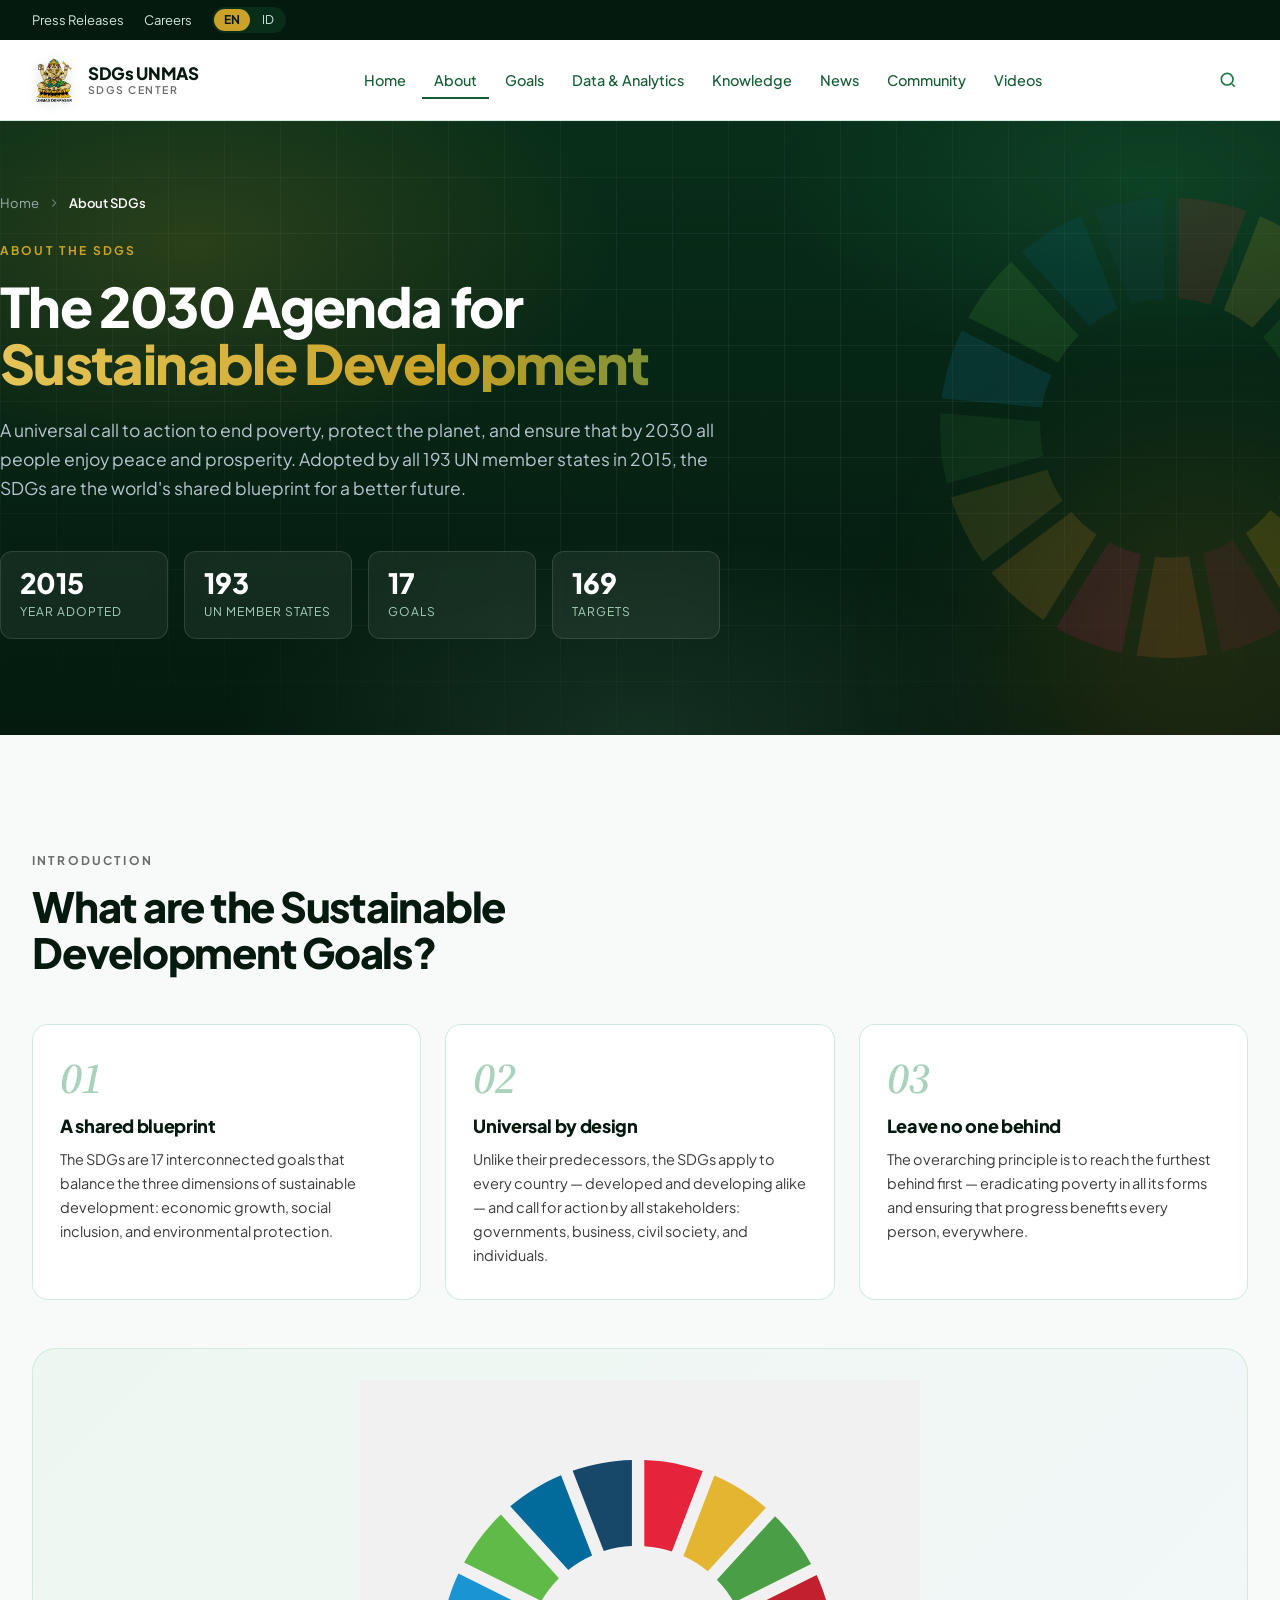
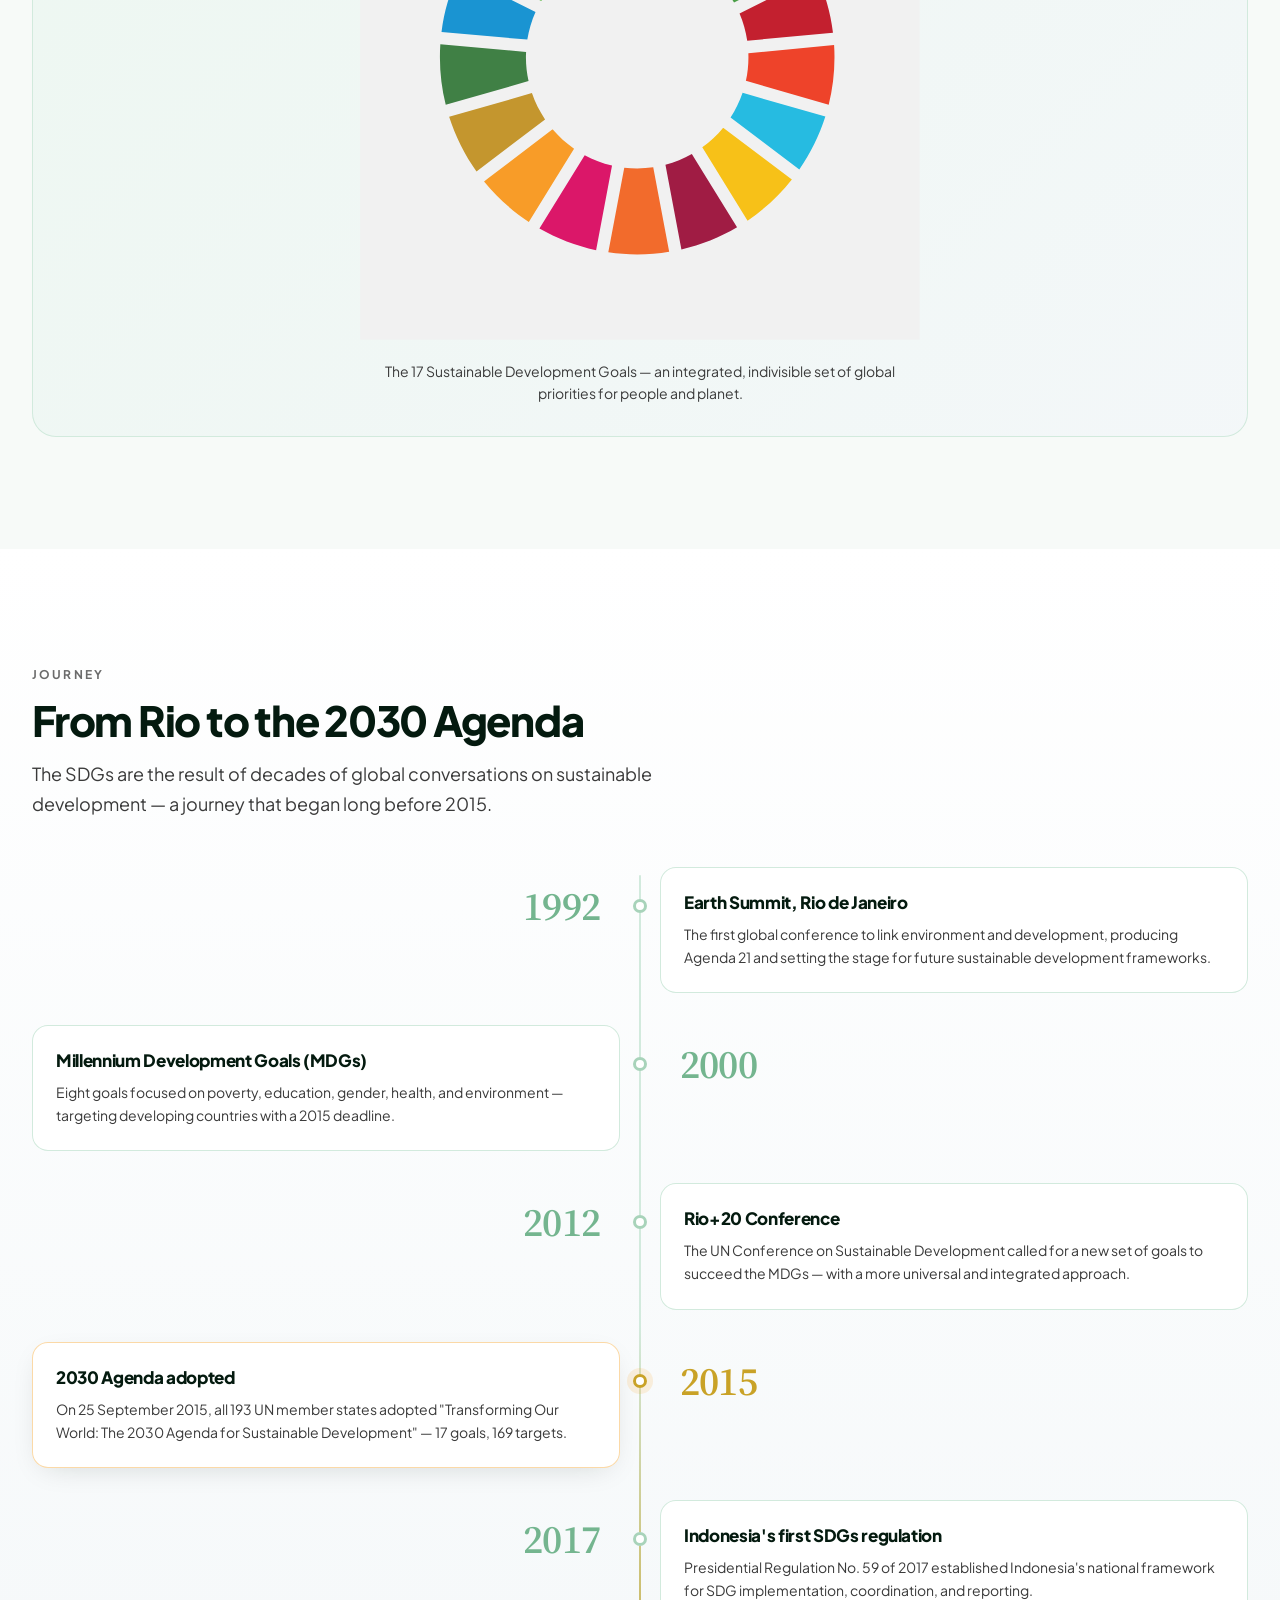
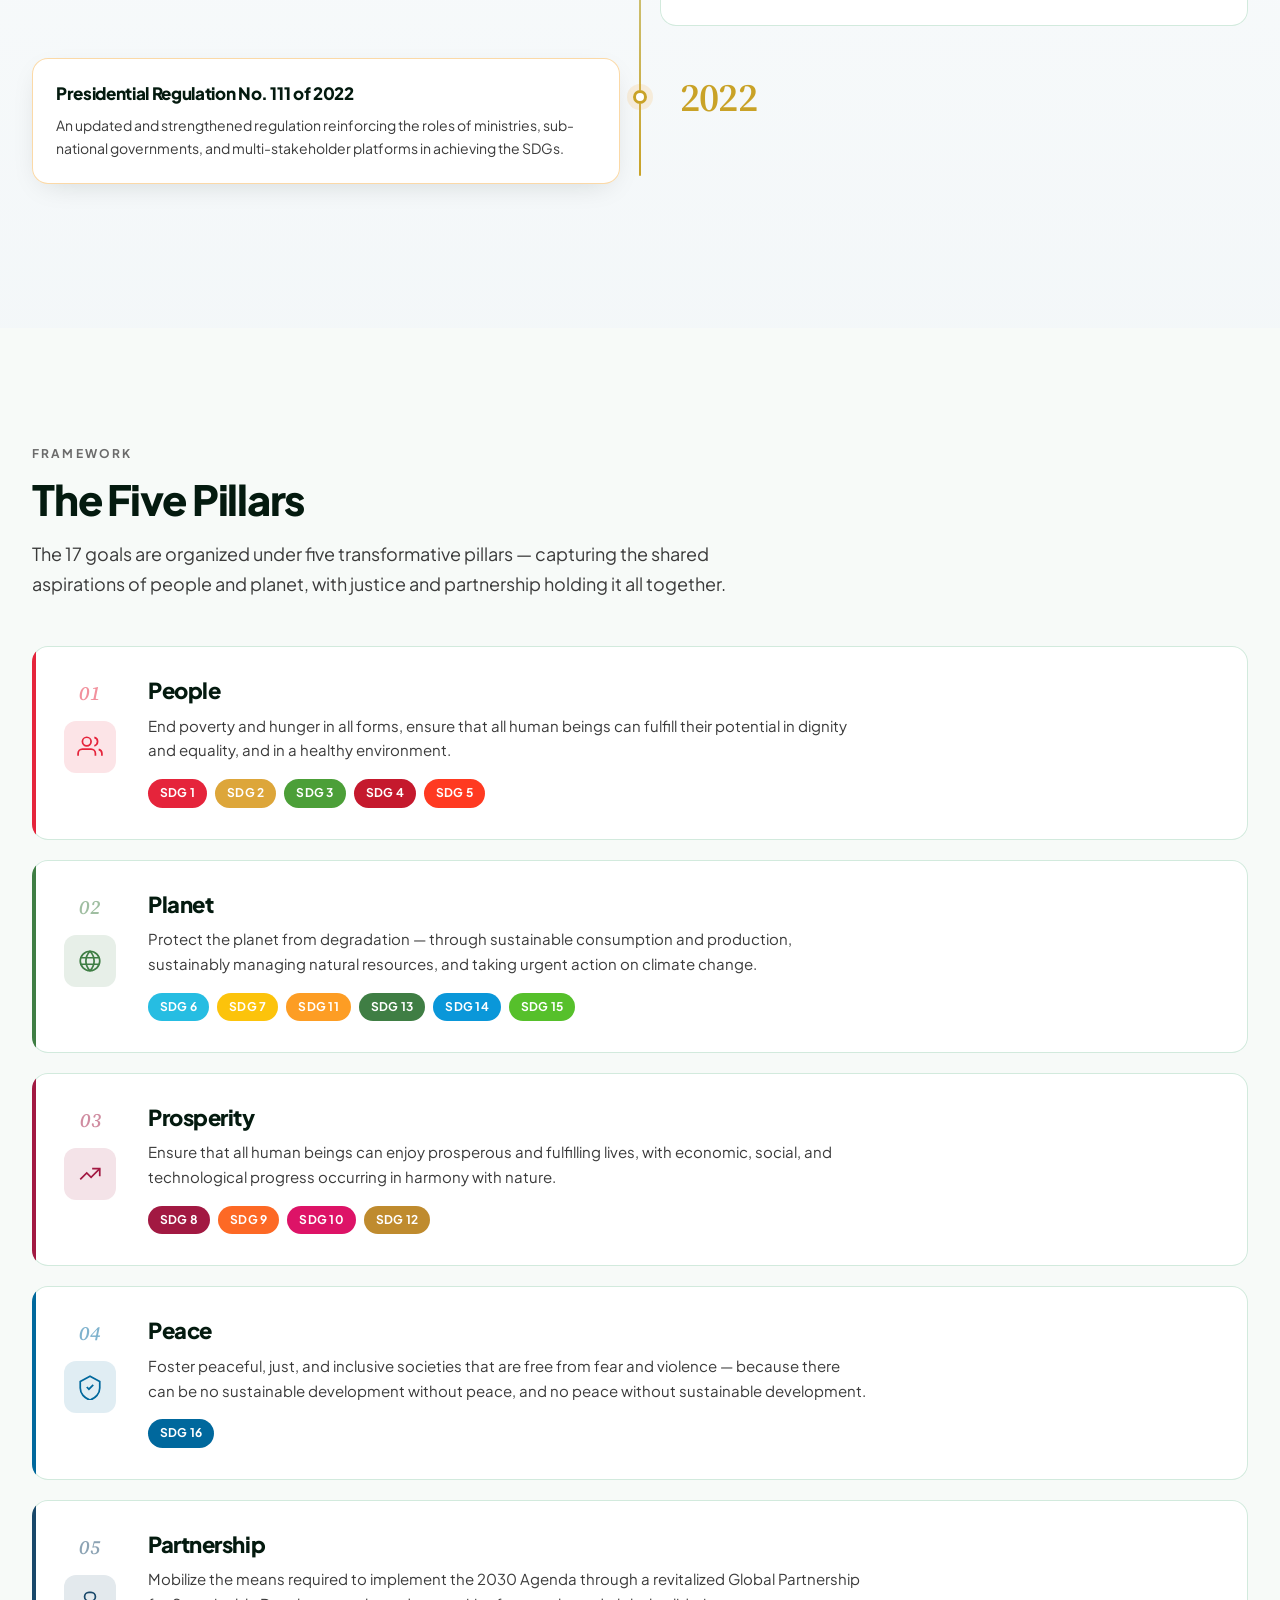
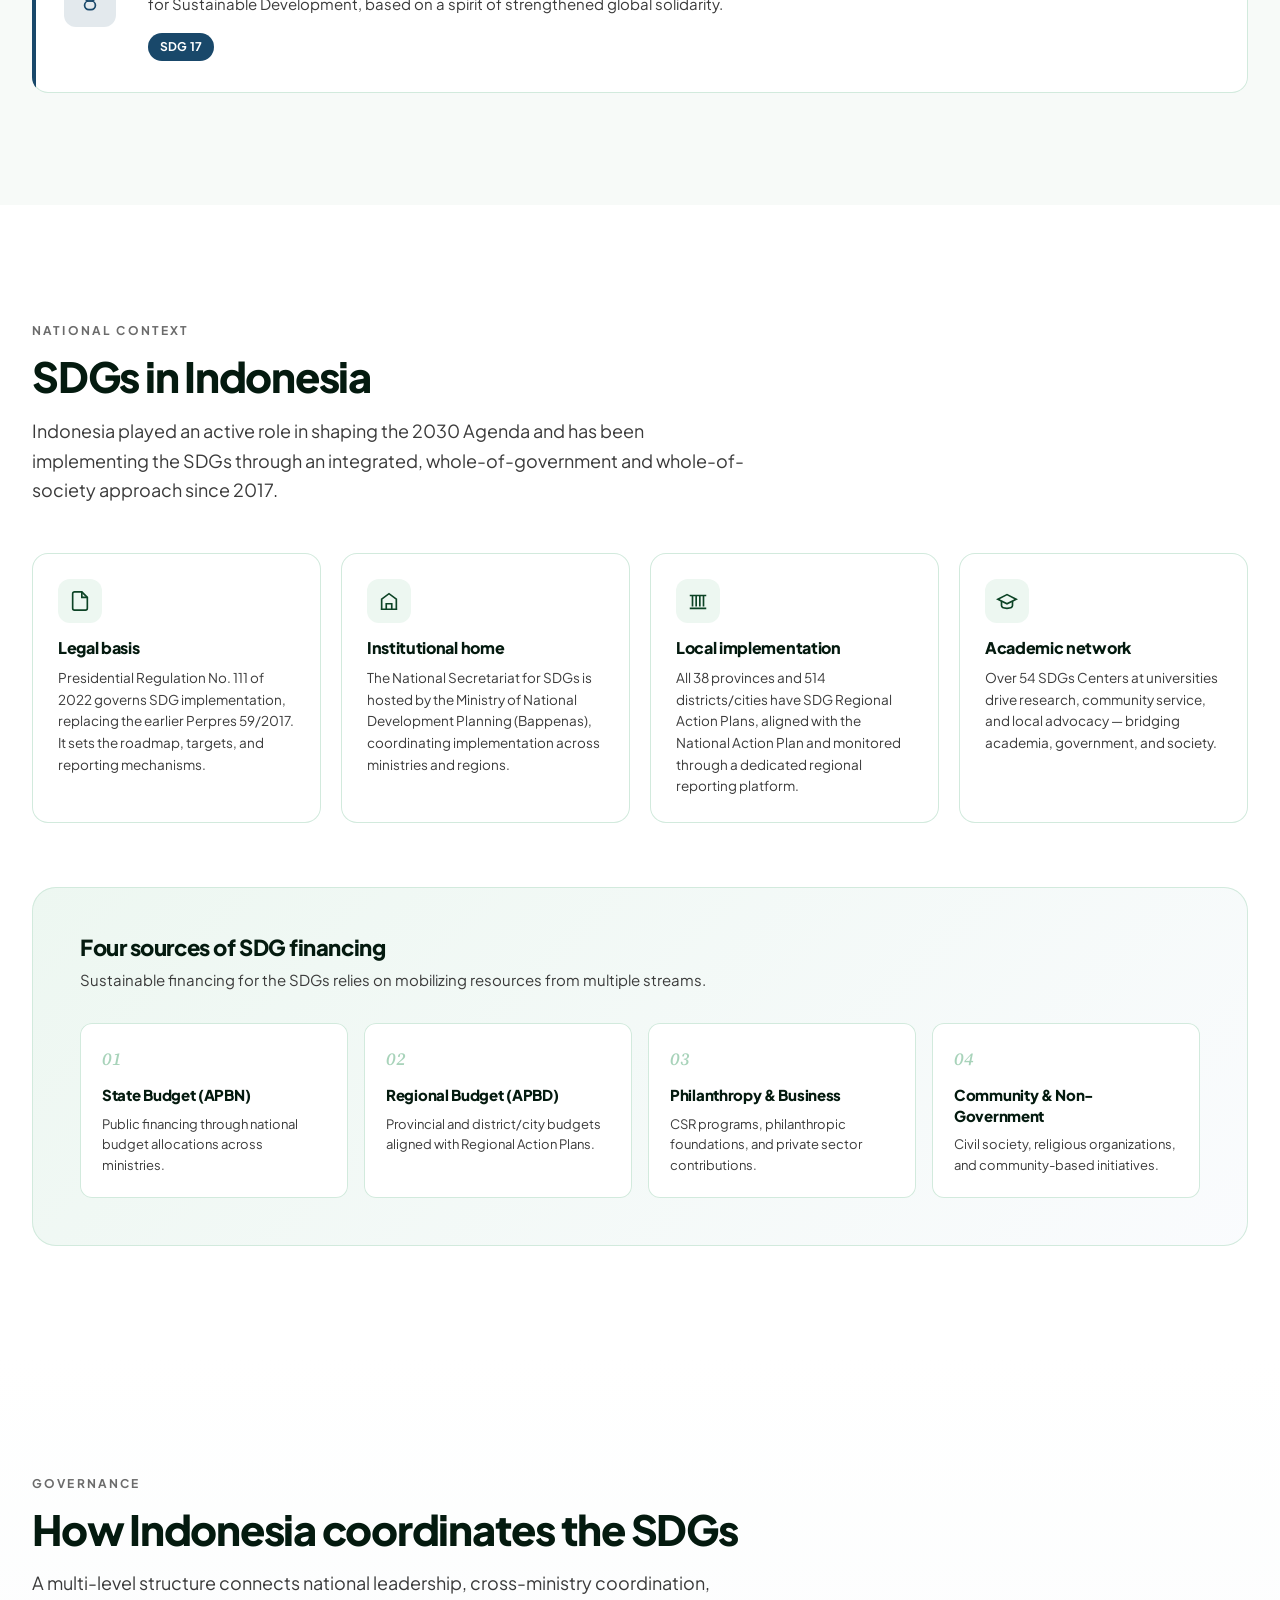
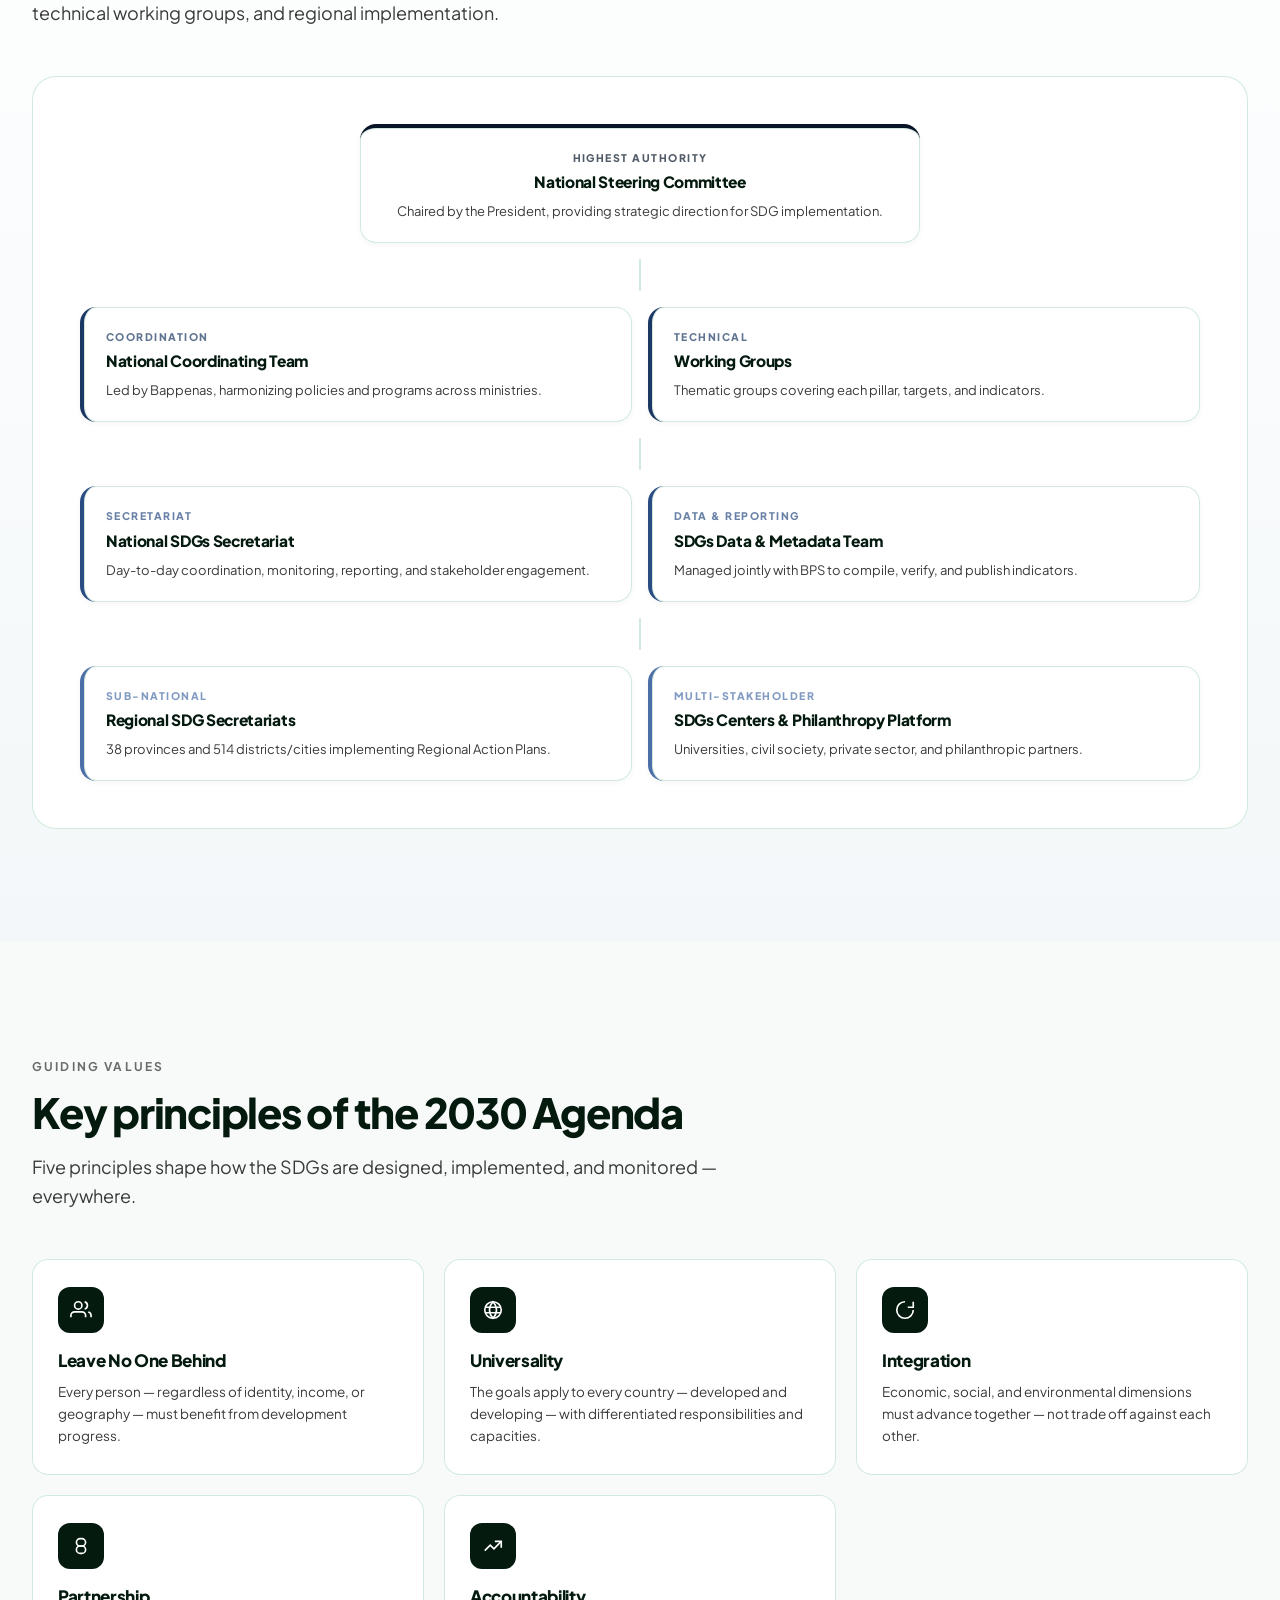
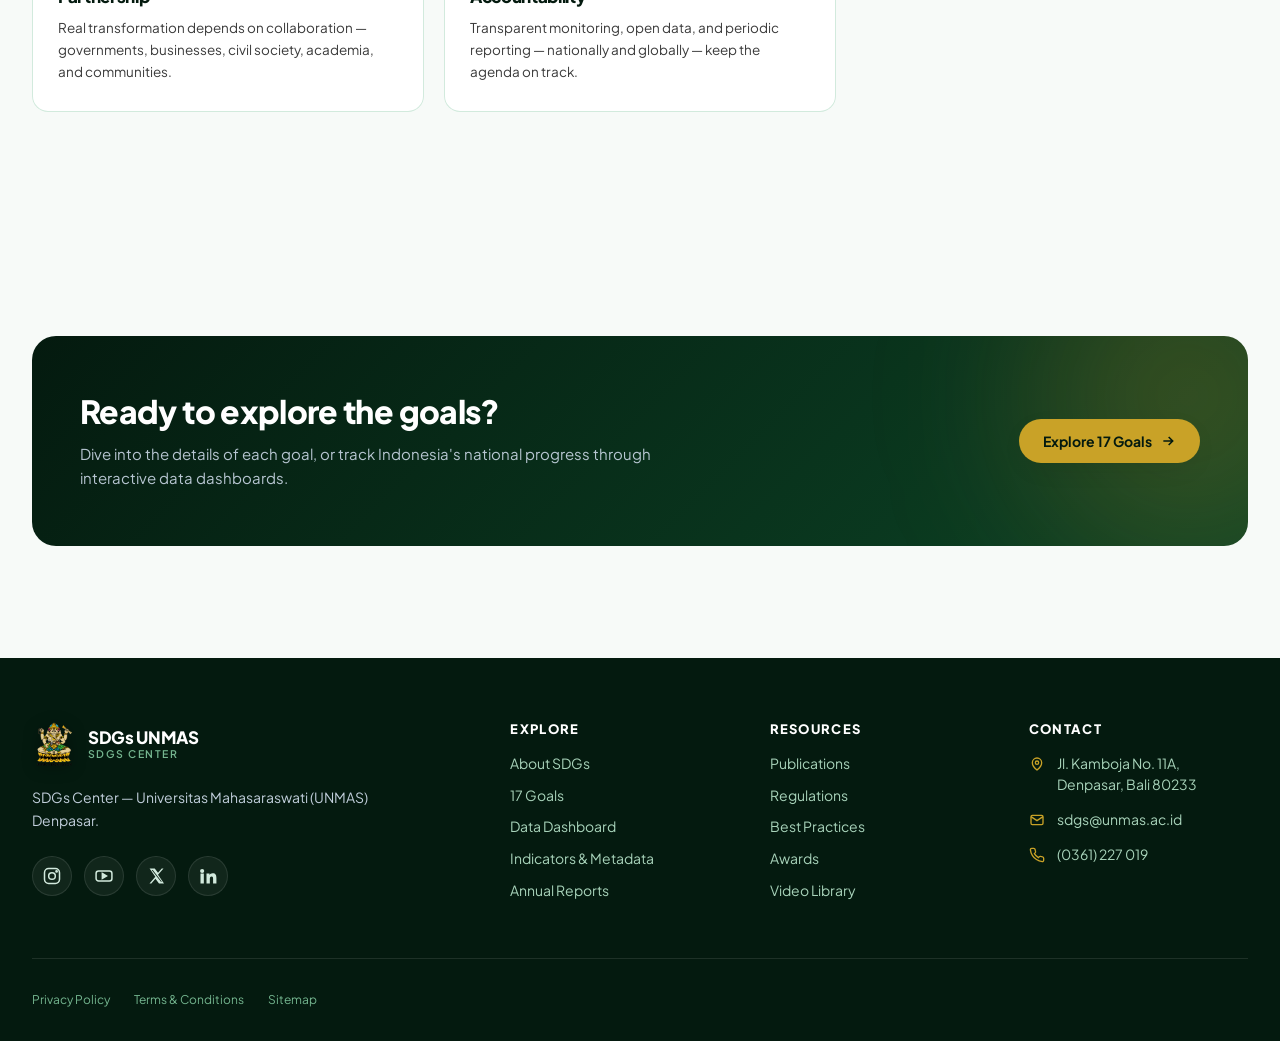
<file: about.html>
<!DOCTYPE html>
<html lang="en">
<head>
  <meta charset="UTF-8" />
  <meta name="viewport" content="width=device-width, initial-scale=1.0" />
  <meta name="theme-color" content="#041A0F" />
  <title>SDGs UNMAS - About</title>
  <meta name="description" content="Learn about the Sustainable Development Goals (SDGs): their history, the five pillars, Indonesia's national framework, governance structure, and key principles." />

  <link rel="preconnect" href="https://fonts.googleapis.com" />
  <link rel="preconnect" href="https://fonts.gstatic.com" crossorigin />
  <link href="https://fonts.googleapis.com/css2?family=Plus+Jakarta+Sans:wght@400;500;600;700;800&family=Source+Serif+4:ital,opsz,wght@0,8..60,400;0,8..60,600;1,8..60,400&display=swap" rel="stylesheet" />

  <link rel="stylesheet" href="style.css" />
</head>

<body>

  <a href="#main" class="skip-link" data-i18n="a11y.skip">Skip to main content</a>

  <!-- ══════════════ TOP UTILITY BAR ══════════════ -->
  <div class="topbar">
    <div class="container topbar__inner">
      <div class="topbar__right">
        <a href="#" class="topbar__link" data-i18n="topbar.press">Press Releases</a>
        <a href="#" class="topbar__link" data-i18n="topbar.careers">Careers</a>
        <div class="lang-toggle" role="group" aria-label="Language">
          <button class="lang-toggle__btn is-active" data-lang="en" aria-pressed="true">EN</button>
          <button class="lang-toggle__btn" data-lang="id" aria-pressed="false">ID</button>
        </div>
      </div>
    </div>
  </div>

  <!-- ══════════════ HEADER ══════════════ -->
  <header id="site-header" class="header">
    <nav class="container header__nav" aria-label="Main navigation">
      <div class="header__row">
        <a href="#" class="brand" aria-label="SDGs UNMAS — Home">
            <img
                src="assets/unmas-logo.png"
                alt=""
                class="brand__logo-img"
                aria-hidden="true"
            />
            <span class="brand__text">
                <span class="brand__title">SDGs UNMAS</span>
                <span class="brand__sub">SDGs Center</span>
            </span>
        </a>

        <ul class="nav">
          <li><a class="nav__link" href="index.html" data-i18n="nav.home">Home</a></li>
          <li><a class="nav__link" href="about.html" aria-current="page" data-i18n="nav.about">About</a></li>
          <li><a class="nav__link" href="goals.html" data-i18n="nav.goals">Goals</a></li>
          <li><a class="nav__link" href="data.html" data-i18n="nav.data">Data &amp; Analytics</a></li>
          <li><a class="nav__link" href="knowledge.html" data-i18n="nav.knowledge">Knowledge</a></li>
          <li><a class="nav__link" href="news.html" data-i18n="nav.news">News</a></li>
          <li><a class="nav__link" href="community.html" data-i18n="nav.community">Community</a></li>
                    <li><a class="nav__link" href="videos.html" data-i18n="nav.videos">Videos</a></li>
        </ul>

        <div class="header__actions">
          <button id="openSearch" class="icon-btn icon-btn--ghost" data-i18n-aria="header.searchAria" aria-label="Search SDGs Indonesia">
            <svg viewBox="0 0 24 24" fill="none" stroke="currentColor" stroke-width="2"><circle cx="11" cy="11" r="7"/><path d="m20 20-3.2-3.2"/></svg>
          </button>
          <button id="openMenu" class="icon-btn icon-btn--ghost header__burger" data-i18n-aria="header.menuAria" aria-label="Open menu" aria-expanded="false" aria-controls="mobileMenu">
            <svg viewBox="0 0 24 24" fill="none" stroke="currentColor" stroke-width="2"><path d="M4 7h16M4 12h16M4 17h16"/></svg>
          </button>
        </div>
      </div>
    </nav>

    <div id="mobileMenu" class="mobile-menu" hidden>
      <ul class="mobile-menu__list">
        <li><a class="mobile-menu__link" href="index.html" data-i18n="nav.home">Home</a></li>
        <li><a class="mobile-menu__link" href="about.html" data-i18n="nav.about">About</a></li>
        <li><a class="mobile-menu__link" href="index.html#tujuan" data-i18n="nav.goals">Goals</a></li>
        <li><a class="mobile-menu__link" href="index.html#data" data-i18n="nav.data">Data &amp; Analytics</a></li>
        <li><a class="mobile-menu__link" href="index.html#pengetahuan" data-i18n="nav.knowledge">Knowledge</a></li>
        <li><a class="mobile-menu__link" href="index.html#berita" data-i18n="nav.news">News</a></li>
        <li><a class="mobile-menu__link" href="index.html#komunitas" data-i18n="nav.community">Community</a></li>
        <li><a class="mobile-menu__link" href="videos.html" data-i18n="footer.link.video">Video Library</a></li>
      </ul>
    </div>
  </header>

  <main id="main">

    <!-- ══════════════ ABOUT HERO ══════════════ -->
    <section class="page-hero">
      <div class="page-hero__grid-overlay" aria-hidden="true"></div>
      <div class="page-hero__glow" aria-hidden="true"></div>

      <img
        src="assets/SDGs-Colour-Wheel-Universal-Standar.svg"
        alt=""
        aria-hidden="true"
        class="page-hero__wheel"
      />

      <div class="container page-hero__inner">
        <nav class="breadcrumb" aria-label="Breadcrumb">
          <a href="index.html" data-i18n="breadcrumb.home">Home</a>
          <svg viewBox="0 0 24 24" fill="none" stroke="currentColor" stroke-width="2"><path d="M9 6l6 6-6 6"/></svg>
          <span data-i18n="breadcrumb.about">About SDGs</span>
        </nav>

        <span class="eyebrow eyebrow--accent" data-i18n="about.hero.eyebrow">About the SDGs</span>
        <h1 class="page-hero__title">
          <span data-i18n="about.hero.title1">The 2030 Agenda for</span>
          <span class="page-hero__title-gradient" data-i18n="about.hero.title2">Sustainable Development</span>
        </h1>
        <p class="page-hero__lead" data-i18n="about.hero.lead">
          A universal call to action to end poverty, protect the planet, and ensure that by 2030 all people enjoy peace and prosperity. Adopted by all 193 UN member states in 2015, the SDGs are the world's shared blueprint for a better future.
        </p>

        <div class="page-hero__stats">
          <div class="page-hero__stat">
            <p class="page-hero__stat-value">2015</p>
            <p class="page-hero__stat-label" data-i18n="about.hero.stat1">Year adopted</p>
          </div>
          <div class="page-hero__stat">
            <p class="page-hero__stat-value">193</p>
            <p class="page-hero__stat-label" data-i18n="about.hero.stat2">UN member states</p>
          </div>
          <div class="page-hero__stat">
            <p class="page-hero__stat-value">17</p>
            <p class="page-hero__stat-label" data-i18n="about.hero.stat3">Goals</p>
          </div>
          <div class="page-hero__stat">
            <p class="page-hero__stat-value">169</p>
            <p class="page-hero__stat-label" data-i18n="about.hero.stat4">Targets</p>
          </div>
        </div>
      </div>
    </section>

        <!-- ══════════════ WHAT ARE THE SDGs ══════════════ -->
    <section class="section">
      <div class="container">
        <div class="section__head reveal">
          <span class="eyebrow" data-i18n="about.what.eyebrow">Introduction</span>
          <h2 class="section__title" data-i18n="about.what.title">What are the Sustainable Development Goals?</h2>
        </div>

        <div class="intro-grid">
          <article class="intro-block reveal">
            <span class="intro-block__num">01</span>
            <h3 class="intro-block__title" data-i18n="about.what.card1.title">A shared blueprint</h3>
            <p class="intro-block__desc" data-i18n="about.what.card1.desc">
              The SDGs are 17 interconnected goals that balance the three dimensions of sustainable development: economic growth, social inclusion, and environmental protection.
            </p>
          </article>

          <article class="intro-block reveal">
            <span class="intro-block__num">02</span>
            <h3 class="intro-block__title" data-i18n="about.what.card2.title">Universal by design</h3>
            <p class="intro-block__desc" data-i18n="about.what.card2.desc">
              Unlike their predecessors, the SDGs apply to every country — developed and developing alike — and call for action by all stakeholders: governments, business, civil society, and individuals.
            </p>
          </article>

          <article class="intro-block reveal">
            <span class="intro-block__num">03</span>
            <h3 class="intro-block__title" data-i18n="about.what.card3.title">Leave no one behind</h3>
            <p class="intro-block__desc" data-i18n="about.what.card3.desc">
              The overarching principle is to reach the furthest behind first — eradicating poverty in all its forms and ensuring that progress benefits every person, everywhere.
            </p>
          </article>
        </div>

        <!-- Showcase of all 17 SDG icons -->
        <div class="all-goals-showcase reveal">
          <img
            src="assets/TPB-SDGs-17-Tujuan-Indonesia-Standar.svg"
            alt="17 Tujuan Pembangunan Berkelanjutan Indonesia"
            class="all-goals-showcase__img"
            loading="lazy"
          />
          <p class="all-goals-showcase__caption" data-i18n="about.showcase.caption">
            The 17 Sustainable Development Goals — an integrated, indivisible set of global priorities for people and planet.
          </p>
        </div>
      </div>
    </section>

    <!-- ══════════════ HISTORY TIMELINE ══════════════ -->
    <section class="section section--alt">
      <div class="container">
        <div class="section__head reveal">
          <span class="eyebrow" data-i18n="about.history.eyebrow">Journey</span>
          <h2 class="section__title" data-i18n="about.history.title">From Rio to the 2030 Agenda</h2>
          <p class="section__lead" data-i18n="about.history.lead">
            The SDGs are the result of decades of global conversations on sustainable development — a journey that began long before 2015.
          </p>
        </div>

        <ol class="timeline" role="list">
          <li class="timeline__item reveal">
            <div class="timeline__year">1992</div>
            <div class="timeline__card">
              <h3 class="timeline__title" data-i18n="about.history.e1.title">Earth Summit, Rio de Janeiro</h3>
              <p class="timeline__desc" data-i18n="about.history.e1.desc">
                The first global conference to link environment and development, producing Agenda 21 and setting the stage for future sustainable development frameworks.
              </p>
            </div>
          </li>

          <li class="timeline__item reveal">
            <div class="timeline__year">2000</div>
            <div class="timeline__card">
              <h3 class="timeline__title" data-i18n="about.history.e2.title">Millennium Development Goals (MDGs)</h3>
              <p class="timeline__desc" data-i18n="about.history.e2.desc">
                Eight goals focused on poverty, education, gender, health, and environment — targeting developing countries with a 2015 deadline.
              </p>
            </div>
          </li>

          <li class="timeline__item reveal">
            <div class="timeline__year">2012</div>
            <div class="timeline__card">
              <h3 class="timeline__title" data-i18n="about.history.e3.title">Rio+20 Conference</h3>
              <p class="timeline__desc" data-i18n="about.history.e3.desc">
                The UN Conference on Sustainable Development called for a new set of goals to succeed the MDGs — with a more universal and integrated approach.
              </p>
            </div>
          </li>

          <li class="timeline__item reveal timeline__item--highlight">
            <div class="timeline__year">2015</div>
            <div class="timeline__card">
              <h3 class="timeline__title" data-i18n="about.history.e4.title">2030 Agenda adopted</h3>
              <p class="timeline__desc" data-i18n="about.history.e4.desc">
                On 25 September 2015, all 193 UN member states adopted "Transforming Our World: The 2030 Agenda for Sustainable Development" — 17 goals, 169 targets.
              </p>
            </div>
          </li>

          <li class="timeline__item reveal">
            <div class="timeline__year">2017</div>
            <div class="timeline__card">
              <h3 class="timeline__title" data-i18n="about.history.e5.title">Indonesia's first SDGs regulation</h3>
              <p class="timeline__desc" data-i18n="about.history.e5.desc">
                Keep — it's factual national context that a university center would reference
              </p>
            </div>
          </li>

          <li class="timeline__item reveal timeline__item--highlight">
            <div class="timeline__year">2022</div>
            <div class="timeline__card">
              <h3 class="timeline__title" data-i18n="about.history.e6.title">Presidential Regulation No. 111 of 2022</h3>
              <p class="timeline__desc" data-i18n="about.history.e6.desc">
                An updated and strengthened regulation reinforcing the roles of ministries, sub-national governments, and multi-stakeholder platforms in achieving the SDGs.
              </p>
            </div>
          </li>
        </ol>
      </div>
    </section>

    <!-- ══════════════ 5 PILLARS (expanded) ══════════════ -->
    <section class="section">
      <div class="container">
        <div class="section__head reveal">
          <span class="eyebrow" data-i18n="about.pillars.eyebrow">Framework</span>
          <h2 class="section__title" data-i18n="about.pillars.title">The Five Pillars</h2>
          <p class="section__lead" data-i18n="about.pillars.lead">
            The 17 goals are organized under five transformative pillars — capturing the shared aspirations of people and planet, with justice and partnership holding it all together.
          </p>
        </div>

        <div class="pillars-detailed">
          <article class="pillar-detail reveal" style="--pd-color:#E5243B">
            <div class="pillar-detail__side">
              <span class="pillar-detail__num">01</span>
              <span class="pillar-detail__icon">
                <svg viewBox="0 0 24 24" fill="none" stroke="currentColor" stroke-width="1.6"><path d="M17 20v-2a4 4 0 0 0-4-4H5a4 4 0 0 0-4 4v2"/><circle cx="9" cy="7" r="4"/><path d="M23 20v-2a4 4 0 0 0-3-3.87M16 3.13a4 4 0 0 1 0 7.75"/></svg>
              </span>
            </div>
            <div class="pillar-detail__body">
              <h3 class="pillar-detail__title" data-i18n="pillars.people.title">People</h3>
              <p class="pillar-detail__desc" data-i18n="about.pillars.people.desc">
                End poverty and hunger in all forms, ensure that all human beings can fulfill their potential in dignity and equality, and in a healthy environment.
              </p>
              <div class="pillar-detail__tags">
                <span class="sdg-chip" style="--sdg-color:#E5243B">SDG 1</span>
                <span class="sdg-chip" style="--sdg-color:#DDA63A">SDG 2</span>
                <span class="sdg-chip" style="--sdg-color:#4C9F38">SDG 3</span>
                <span class="sdg-chip" style="--sdg-color:#C5192D">SDG 4</span>
                <span class="sdg-chip" style="--sdg-color:#FF3A21">SDG 5</span>
              </div>
            </div>
          </article>

          <article class="pillar-detail reveal" style="--pd-color:#3F7E44">
            <div class="pillar-detail__side">
              <span class="pillar-detail__num">02</span>
              <span class="pillar-detail__icon">
                <svg viewBox="0 0 24 24" fill="none" stroke="currentColor" stroke-width="1.6"><circle cx="12" cy="12" r="9"/><path d="M3.6 9h16.8M3.6 15h16.8M12 3c2.5 2.6 3.8 5.7 3.8 9s-1.3 6.4-3.8 9c-2.5-2.6-3.8-5.7-3.8-9S9.5 5.6 12 3Z"/></svg>
              </span>
            </div>
            <div class="pillar-detail__body">
              <h3 class="pillar-detail__title" data-i18n="pillars.planet.title">Planet</h3>
              <p class="pillar-detail__desc" data-i18n="about.pillars.planet.desc">
                Protect the planet from degradation — through sustainable consumption and production, sustainably managing natural resources, and taking urgent action on climate change.
              </p>
              <div class="pillar-detail__tags">
                <span class="sdg-chip" style="--sdg-color:#26BDE2">SDG 6</span>
                <span class="sdg-chip" style="--sdg-color:#FCC30B">SDG 7</span>
                <span class="sdg-chip" style="--sdg-color:#FD9D24">SDG 11</span>
                <span class="sdg-chip" style="--sdg-color:#3F7E44">SDG 13</span>
                <span class="sdg-chip" style="--sdg-color:#0A97D9">SDG 14</span>
                <span class="sdg-chip" style="--sdg-color:#56C02B">SDG 15</span>
              </div>
            </div>
          </article>

          <article class="pillar-detail reveal" style="--pd-color:#A21942">
            <div class="pillar-detail__side">
              <span class="pillar-detail__num">03</span>
              <span class="pillar-detail__icon">
                <svg viewBox="0 0 24 24" fill="none" stroke="currentColor" stroke-width="1.6"><path d="M3 17l6-6 4 4 8-8"/><path d="M14 7h7v7"/></svg>
              </span>
            </div>
            <div class="pillar-detail__body">
              <h3 class="pillar-detail__title" data-i18n="pillars.prosperity.title">Prosperity</h3>
              <p class="pillar-detail__desc" data-i18n="about.pillars.prosperity.desc">
                Ensure that all human beings can enjoy prosperous and fulfilling lives, with economic, social, and technological progress occurring in harmony with nature.
              </p>
              <div class="pillar-detail__tags">
                <span class="sdg-chip" style="--sdg-color:#A21942">SDG 8</span>
                <span class="sdg-chip" style="--sdg-color:#FD6925">SDG 9</span>
                <span class="sdg-chip" style="--sdg-color:#DD1367">SDG 10</span>
                <span class="sdg-chip" style="--sdg-color:#BF8B2E">SDG 12</span>
              </div>
            </div>
          </article>

          <article class="pillar-detail reveal" style="--pd-color:#00689D">
            <div class="pillar-detail__side">
              <span class="pillar-detail__num">04</span>
              <span class="pillar-detail__icon">
                <svg viewBox="0 0 24 24" fill="none" stroke="currentColor" stroke-width="1.6"><path d="M12 2 3 7v6c0 5 3.8 9.4 9 11 5.2-1.6 9-6 9-11V7l-9-5Z"/><path d="m9 12 2 2 4-4"/></svg>
              </span>
            </div>
            <div class="pillar-detail__body">
              <h3 class="pillar-detail__title" data-i18n="pillars.peace.title">Peace</h3>
              <p class="pillar-detail__desc" data-i18n="about.pillars.peace.desc">
                Foster peaceful, just, and inclusive societies that are free from fear and violence — because there can be no sustainable development without peace, and no peace without sustainable development.
              </p>
              <div class="pillar-detail__tags">
                <span class="sdg-chip" style="--sdg-color:#00689D">SDG 16</span>
              </div>
            </div>
          </article>

          <article class="pillar-detail reveal" style="--pd-color:#19486A">
            <div class="pillar-detail__side">
              <span class="pillar-detail__num">05</span>
              <span class="pillar-detail__icon">
                <svg viewBox="0 0 24 24" fill="none" stroke="currentColor" stroke-width="1.6"><path d="M11 20a4 4 0 0 1 0-8h2a4 4 0 0 1 0 8h-2Z"/><path d="M13 4a4 4 0 0 1 0 8h-2a4 4 0 0 1 0-8h2Z"/></svg>
              </span>
            </div>
            <div class="pillar-detail__body">
              <h3 class="pillar-detail__title" data-i18n="pillars.partnership.title">Partnership</h3>
              <p class="pillar-detail__desc" data-i18n="about.pillars.partnership.desc">
                Mobilize the means required to implement the 2030 Agenda through a revitalized Global Partnership for Sustainable Development, based on a spirit of strengthened global solidarity.
              </p>
              <div class="pillar-detail__tags">
                <span class="sdg-chip" style="--sdg-color:#19486A">SDG 17</span>
              </div>
            </div>
          </article>
        </div>
      </div>
    </section>

    <!-- ══════════════ SDGs IN INDONESIA ══════════════ -->
    <section class="section section--white">
      <div class="container">
        <div class="section__head reveal">
          <span class="eyebrow" data-i18n="about.indonesia.eyebrow">National Context</span>
          <h2 class="section__title" data-i18n="about.indonesia.title">SDGs in Indonesia</h2>
          <p class="section__lead" data-i18n="about.indonesia.lead">
            Indonesia played an active role in shaping the 2030 Agenda and has been implementing the SDGs through an integrated, whole-of-government and whole-of-society approach since 2017.
          </p>
        </div>

        <div class="indonesia-grid">
          <article class="indonesia-card reveal">
            <span class="indonesia-card__icon">
              <svg viewBox="0 0 24 24" fill="none" stroke="currentColor" stroke-width="1.8"><path d="M14 2H6a2 2 0 0 0-2 2v16a2 2 0 0 0 2 2h12a2 2 0 0 0 2-2V8Z"/><path d="M14 2v6h6"/></svg>
            </span>
            <h3 class="indonesia-card__title" data-i18n="about.indonesia.card1.title">Legal basis</h3>
            <p class="indonesia-card__desc" data-i18n="about.indonesia.card1.desc">
              Presidential Regulation No. 111 of 2022 governs SDG implementation, replacing the earlier Perpres 59/2017. It sets the roadmap, targets, and reporting mechanisms.
            </p>
          </article>

          <article class="indonesia-card reveal">
            <span class="indonesia-card__icon">
              <svg viewBox="0 0 24 24" fill="none" stroke="currentColor" stroke-width="1.8"><path d="M3 21h18M4 21V10l8-6 8 6v11M9 21v-6h6v6"/></svg>
            </span>
            <h3 class="indonesia-card__title" data-i18n="about.indonesia.card2.title">Institutional home</h3>
            <p class="indonesia-card__desc" data-i18n="about.indonesia.card2.desc">
              The SDGs Center at UNMAS contributes to this national framework by driving research, community service, and local advocacy in Bali and beyond.
            </p>
          </article>

          <article class="indonesia-card reveal">
            <span class="indonesia-card__icon">
              <svg viewBox="0 0 24 24" fill="none" stroke="currentColor" stroke-width="1.8"><path d="M3 6h18M6 6v12M10 6v12M14 6v12M18 6v12M3 20h18"/></svg>
            </span>
            <h3 class="indonesia-card__title" data-i18n="about.indonesia.card3.title">Local implementation</h3>
            <p class="indonesia-card__desc" data-i18n="about.indonesia.card3.desc">
              All 38 provinces and 514 districts/cities have SDG Regional Action Plans, aligned with the National Action Plan and monitored through a dedicated regional reporting platform.
            </p>
          </article>

          <article class="indonesia-card reveal">
            <span class="indonesia-card__icon">
              <svg viewBox="0 0 24 24" fill="none" stroke="currentColor" stroke-width="1.8"><path d="M22 10 12 5 2 10l10 5 10-5Z"/><path d="M6 12v5c0 1.7 2.7 3 6 3s6-1.3 6-3v-5"/></svg>
            </span>
            <h3 class="indonesia-card__title" data-i18n="about.indonesia.card4.title">Academic network</h3>
            <p class="indonesia-card__desc" data-i18n="about.indonesia.card4.desc">
              Over 54 SDGs Centers at universities drive research, community service, and local advocacy — bridging academia, government, and society.
            </p>
          </article>
        </div>

        <!-- Funding sources -->
        <div class="funding reveal">
          <h3 class="funding__title" data-i18n="about.funding.title">Four sources of SDG financing</h3>
          <p class="funding__lead" data-i18n="about.funding.lead">
            Sustainable financing for the SDGs relies on mobilizing resources from multiple streams.
          </p>

          <div class="funding-grid">
            <div class="funding-card">
              <span class="funding-card__label">01</span>
              <h4 class="funding-card__name" data-i18n="about.funding.f1">State Budget (APBN)</h4>
              <p class="funding-card__desc" data-i18n="about.funding.f1d">Public financing through national budget allocations across ministries.</p>
            </div>
            <div class="funding-card">
              <span class="funding-card__label">02</span>
              <h4 class="funding-card__name" data-i18n="about.funding.f2">Regional Budget (APBD)</h4>
              <p class="funding-card__desc" data-i18n="about.funding.f2d">Provincial and district/city budgets aligned with Regional Action Plans.</p>
            </div>
            <div class="funding-card">
              <span class="funding-card__label">03</span>
              <h4 class="funding-card__name" data-i18n="about.funding.f3">Philanthropy &amp; Business</h4>
              <p class="funding-card__desc" data-i18n="about.funding.f3d">CSR programs, philanthropic foundations, and private sector contributions.</p>
            </div>
            <div class="funding-card">
              <span class="funding-card__label">04</span>
              <h4 class="funding-card__name" data-i18n="about.funding.f4">Community &amp; Non-Government</h4>
              <p class="funding-card__desc" data-i18n="about.funding.f4d">Civil society, religious organizations, and community-based initiatives.</p>
            </div>
          </div>
        </div>
      </div>
    </section>

    <!-- ══════════════ GOVERNANCE STRUCTURE ══════════════ -->
    <section class="section section--alt">
      <div class="container">
        <div class="section__head reveal">
          <span class="eyebrow" data-i18n="about.gov.eyebrow">Governance</span>
          <h2 class="section__title" data-i18n="about.gov.title">How Indonesia coordinates the SDGs</h2>
          <p class="section__lead" data-i18n="about.gov.lead">
            A multi-level structure connects national leadership, cross-ministry coordination, technical working groups, and regional implementation.
          </p>
        </div>

        <div class="gov-chart reveal">
          <div class="gov-tier gov-tier--1">
            <div class="gov-node" style="--gov-color:#071527">
              <p class="gov-node__eyebrow" data-i18n="about.gov.t1.eyebrow">Highest authority</p>
              <h3 class="gov-node__title" data-i18n="about.gov.t1.title">National Steering Committee</h3>
              <p class="gov-node__desc" data-i18n="about.gov.t1.desc">Chaired by the President, providing strategic direction for SDG implementation.</p>
            </div>
          </div>

          <div class="gov-connector" aria-hidden="true"></div>

          <div class="gov-tier gov-tier--2">
            <div class="gov-node" style="--gov-color:#1B3763">
              <p class="gov-node__eyebrow" data-i18n="about.gov.t2.eyebrow">Coordination</p>
              <h3 class="gov-node__title" data-i18n="about.gov.t2.title">National Coordinating Team</h3>
              <p class="gov-node__desc" data-i18n="about.gov.t2.desc">Led by Bappenas, harmonizing policies and programs across ministries.</p>
            </div>
            <div class="gov-node" style="--gov-color:#1B3763">
              <p class="gov-node__eyebrow" data-i18n="about.gov.t2b.eyebrow">Technical</p>
              <h3 class="gov-node__title" data-i18n="about.gov.t2b.title">Working Groups</h3>
              <p class="gov-node__desc" data-i18n="about.gov.t2b.desc">Thematic groups covering each pillar, targets, and indicators.</p>
            </div>
          </div>

          <div class="gov-connector" aria-hidden="true"></div>

          <div class="gov-tier gov-tier--3">
            <div class="gov-node" style="--gov-color:#2A4C82">
              <p class="gov-node__eyebrow" data-i18n="about.gov.t3.eyebrow">Secretariat</p>
              <h3 class="gov-node__title" data-i18n="about.gov.t3.title">National SDGs Secretariat</h3>
              <p class="gov-node__desc" data-i18n="about.gov.t3.desc">Day-to-day coordination, monitoring, reporting, and stakeholder engagement.</p>
            </div>
            <div class="gov-node" style="--gov-color:#2A4C82">
              <p class="gov-node__eyebrow" data-i18n="about.gov.t3b.eyebrow">Data &amp; Reporting</p>
              <h3 class="gov-node__title" data-i18n="about.gov.t3b.title">SDGs Data &amp; Metadata Team</h3>
              <p class="gov-node__desc" data-i18n="about.gov.t3b.desc">Managed jointly with BPS to compile, verify, and publish indicators.</p>
            </div>
          </div>

          <div class="gov-connector" aria-hidden="true"></div>

          <div class="gov-tier gov-tier--4">
            <div class="gov-node" style="--gov-color:#4C6FA8">
              <p class="gov-node__eyebrow" data-i18n="about.gov.t4.eyebrow">Sub-national</p>
              <h3 class="gov-node__title" data-i18n="about.gov.t4.title">Regional SDG Secretariats</h3>
              <p class="gov-node__desc" data-i18n="about.gov.t4.desc">38 provinces and 514 districts/cities implementing Regional Action Plans.</p>
            </div>
            <div class="gov-node" style="--gov-color:#4C6FA8">
              <p class="gov-node__eyebrow" data-i18n="about.gov.t4b.eyebrow">Multi-stakeholder</p>
              <h3 class="gov-node__title" data-i18n="about.gov.t4b.title">SDGs Centers &amp; Philanthropy Platform</h3>
              <p class="gov-node__desc" data-i18n="about.gov.t4b.desc">Universities, civil society, private sector, and philanthropic partners.</p>
            </div>
          </div>
        </div>
      </div>
    </section>

    <!-- ══════════════ KEY PRINCIPLES ══════════════ -->
    <section class="section">
      <div class="container">
        <div class="section__head reveal">
          <span class="eyebrow" data-i18n="about.principles.eyebrow">Guiding Values</span>
          <h2 class="section__title" data-i18n="about.principles.title">Key principles of the 2030 Agenda</h2>
          <p class="section__lead" data-i18n="about.principles.lead">
            Five principles shape how the SDGs are designed, implemented, and monitored — everywhere.
          </p>
        </div>

        <div class="principles-grid">
          <article class="principle reveal">
            <span class="principle__icon">
              <svg viewBox="0 0 24 24" fill="none" stroke="currentColor" stroke-width="1.8"><path d="M17 20v-2a4 4 0 0 0-4-4H5a4 4 0 0 0-4 4v2"/><circle cx="9" cy="7" r="4"/><path d="M23 20v-2a4 4 0 0 0-3-3.87M16 3.13a4 4 0 0 1 0 7.75"/></svg>
            </span>
            <h3 class="principle__title" data-i18n="about.principles.p1.title">Leave No One Behind</h3>
            <p class="principle__desc" data-i18n="about.principles.p1.desc">Every person — regardless of identity, income, or geography — must benefit from development progress.</p>
          </article>

          <article class="principle reveal">
            <span class="principle__icon">
              <svg viewBox="0 0 24 24" fill="none" stroke="currentColor" stroke-width="1.8"><circle cx="12" cy="12" r="9"/><path d="M3.6 9h16.8M3.6 15h16.8M12 3c2.5 2.6 3.8 5.7 3.8 9s-1.3 6.4-3.8 9c-2.5-2.6-3.8-5.7-3.8-9S9.5 5.6 12 3Z"/></svg>
            </span>
            <h3 class="principle__title" data-i18n="about.principles.p2.title">Universality</h3>
            <p class="principle__desc" data-i18n="about.principles.p2.desc">The goals apply to every country — developed and developing — with differentiated responsibilities and capacities.</p>
          </article>

          <article class="principle reveal">
            <span class="principle__icon">
              <svg viewBox="0 0 24 24" fill="none" stroke="currentColor" stroke-width="1.8"><path d="M21 12a9 9 0 1 1-9-9"/><path d="M21 3v6h-6"/></svg>
            </span>
            <h3 class="principle__title" data-i18n="about.principles.p3.title">Integration</h3>
            <p class="principle__desc" data-i18n="about.principles.p3.desc">Economic, social, and environmental dimensions must advance together — not trade off against each other.</p>
          </article>

          <article class="principle reveal">
            <span class="principle__icon">
              <svg viewBox="0 0 24 24" fill="none" stroke="currentColor" stroke-width="1.8"><path d="M11 20a4 4 0 0 1 0-8h2a4 4 0 0 1 0 8h-2Z"/><path d="M13 4a4 4 0 0 1 0 8h-2a4 4 0 0 1 0-8h2Z"/></svg>
            </span>
            <h3 class="principle__title" data-i18n="about.principles.p4.title">Partnership</h3>
            <p class="principle__desc" data-i18n="about.principles.p4.desc">Real transformation depends on collaboration — governments, businesses, civil society, academia, and communities.</p>
          </article>

          <article class="principle reveal">
            <span class="principle__icon">
              <svg viewBox="0 0 24 24" fill="none" stroke="currentColor" stroke-width="1.8"><path d="M3 17l6-6 4 4 8-8"/><path d="M14 7h7v7"/></svg>
            </span>
            <h3 class="principle__title" data-i18n="about.principles.p5.title">Accountability</h3>
            <p class="principle__desc" data-i18n="about.principles.p5.desc">Transparent monitoring, open data, and periodic reporting — nationally and globally — keep the agenda on track.</p>
          </article>
        </div>
      </div>
    </section>

    <!-- ══════════════ CTA ══════════════ -->
    <section class="section">
      <div class="container">
        <div class="about-cta reveal">
          <div class="about-cta__glow" aria-hidden="true"></div>
          <div class="about-cta__inner">
            <div class="about-cta__copy">
              <h2 class="about-cta__title" data-i18n="about.cta.title">Ready to explore the goals?</h2>
              <p class="about-cta__lead" data-i18n="about.cta.lead">
                Dive into the details of each goal, or track Indonesia's national progress through interactive data dashboards.
              </p>
            </div>
            <div class="about-cta__actions">
              <a href="goals.html" class="btn btn--accent">
                <span data-i18n="about.cta.button1">Explore 17 Goals</span>
                <svg viewBox="0 0 24 24" fill="none" stroke="currentColor" stroke-width="2.4"><path d="M5 12h14M13 6l6 6-6 6"/></svg>
              </a>
            </div>
          </div>
        </div>
      </div>
    </section>

  </main>

  <!-- ══════════════ FOOTER ══════════════ -->
  <footer class="footer">
    <div class="container">
      <div class="footer__grid">

        <div class="footer__brand-col">
          <a href="#" class="brand brand--footer" aria-label="SDGs UNMAS — Home">
            <img
                src="assets/unmas-logo.png"
                alt=""
                class="brand__logo-img"
                aria-hidden="true"
            />
            <span class="brand__text">
                <span class="brand__title">SDGs UNMAS</span>
                <span class="brand__sub">SDGs Center</span>
            </span>
        </a>

          <p class="footer__desc" data-i18n="footer.desc">
            SDGs Center — Universitas Mahasaraswati (UNMAS) Denpasar.
          </p>

          <div class="socials">
            <a href="#" class="social" aria-label="Instagram">
              <svg viewBox="0 0 24 24" fill="none" stroke="currentColor" stroke-width="1.8"><rect x="3" y="3" width="18" height="18" rx="5"/><circle cx="12" cy="12" r="4"/><circle cx="17.5" cy="6.5" r=".8" fill="currentColor"/></svg>
            </a>
            <a href="#" class="social" aria-label="YouTube">
              <svg viewBox="0 0 24 24" fill="none" stroke="currentColor" stroke-width="1.8"><rect x="2.5" y="6" width="19" height="12" rx="3"/><path d="m10 9 5 3-5 3V9Z" fill="currentColor"/></svg>
            </a>
            <a href="#" class="social" aria-label="Twitter / X">
              <svg viewBox="0 0 24 24" fill="currentColor"><path d="M18.9 3H21l-6.6 7.5L21.6 21h-6l-4.3-5.6L6.4 21H4.2l7-8-6.9-10h6.2l3.9 5.2L18.9 3Zm-1 16h1.2L8.1 4.9H6.8L17.9 19Z"/></svg>
            </a>
            <a href="#" class="social" aria-label="LinkedIn">
              <svg viewBox="0 0 24 24" fill="currentColor"><path d="M4.98 3.5a2.5 2.5 0 1 1 0 5 2.5 2.5 0 0 1 0-5ZM3 9h4v12H3V9Zm7 0h3.8v1.7h.1c.5-.9 1.8-1.9 3.6-1.9 3.9 0 4.6 2.5 4.6 5.8V21h-4v-5.4c0-1.3 0-3-1.8-3s-2.1 1.4-2.1 2.9V21h-4V9Z"/></svg>
            </a>
          </div>
        </div>

        <div class="footer__col">
          <h4 class="footer__heading" data-i18n="footer.explore">Explore</h4>
          <ul class="footer__list">
            <li><a href="about.html" data-i18n="footer.link.about">About SDGs</a></li>
            <li><a href="index.html#tujuan" data-i18n="footer.link.goals">17 Goals</a></li>
            <li><a href="index.html#data" data-i18n="footer.link.dashboard">Data Dashboard</a></li>
            <li><a href="#" data-i18n="footer.link.indicators">Indicators &amp; Metadata</a></li>
            <li><a href="#" data-i18n="footer.link.reports">Annual Reports</a></li>
          </ul>
        </div>

        <div class="footer__col">
          <h4 class="footer__heading" data-i18n="footer.resources">Resources</h4>
          <ul class="footer__list">
            <li><a href="index.html#pengetahuan" data-i18n="footer.link.publications">Publications</a></li>
            <li><a href="#" data-i18n="footer.link.regulations">Regulations</a></li>
            <li><a href="#" data-i18n="footer.link.bestPractices">Best Practices</a></li>
            <li><a href="#" data-i18n="footer.link.awards">Awards</a></li>
            <li><a href="videos.html" data-i18n="footer.link.video">Video Library</a></li>
          </ul>
        </div>

        <div class="footer__col">
          <h4 class="footer__heading" data-i18n="footer.contact">Contact</h4>
          <ul class="footer__contact">
            <li>
              <svg viewBox="0 0 24 24" fill="none" stroke="currentColor" stroke-width="2"><path d="M12 21s-7-5.5-7-11a7 7 0 1 1 14 0c0 5.5-7 11-7 11Z"/><circle cx="12" cy="10" r="2.5"/></svg>
              <span data-i18n="footer.address">Jl. Kamboja No. 11A,<br/>Denpasar, Bali 80233</span>
            </li>
            <li>
              <svg viewBox="0 0 24 24" fill="none" stroke="currentColor" stroke-width="2"><rect x="3" y="5" width="18" height="14" rx="2"/><path d="m3 7 9 6 9-6"/></svg>
              <a href="mailto:sdgs@unmas.ac.id">sdgs@unmas.ac.id</a>
            </li>
            <li>
              <svg viewBox="0 0 24 24" fill="none" stroke="currentColor" stroke-width="2"><path d="M22 16.9v3a2 2 0 0 1-2.2 2 19.8 19.8 0 0 1-8.6-3.1 19.5 19.5 0 0 1-6-6A19.8 19.8 0 0 1 2.1 4.2 2 2 0 0 1 4.1 2h3a2 2 0 0 1 2 1.7c.1 1 .4 1.9.7 2.8a2 2 0 0 1-.4 2.1L8.1 9.9a16 16 0 0 0 6 6l1.3-1.3a2 2 0 0 1 2.1-.4c.9.3 1.8.6 2.8.7a2 2 0 0 1 1.7 2Z"/></svg>
              <span>(0361) 227 019</span>
            </li>
          </ul>
        </div>
      </div>

      <div class="footer__bottom">
        <div class="footer__legal">
          <a href="#" data-i18n="footer.privacy">Privacy Policy</a>
          <a href="#" data-i18n="footer.terms">Terms &amp; Conditions</a>
          <a href="#" data-i18n="footer.sitemap">Sitemap</a>
        </div>
      </div>
    </div>
  </footer>

  <button id="backToTop" class="back-to-top" data-i18n-aria="a11y.backToTop" aria-label="Back to top">
    <svg viewBox="0 0 24 24" fill="none" stroke="currentColor" stroke-width="2.4"><path d="M12 19V5M5 12l7-7 7 7"/></svg>
  </button>

  <script src="script.js" defer></script>
</body>
</html>
</file>
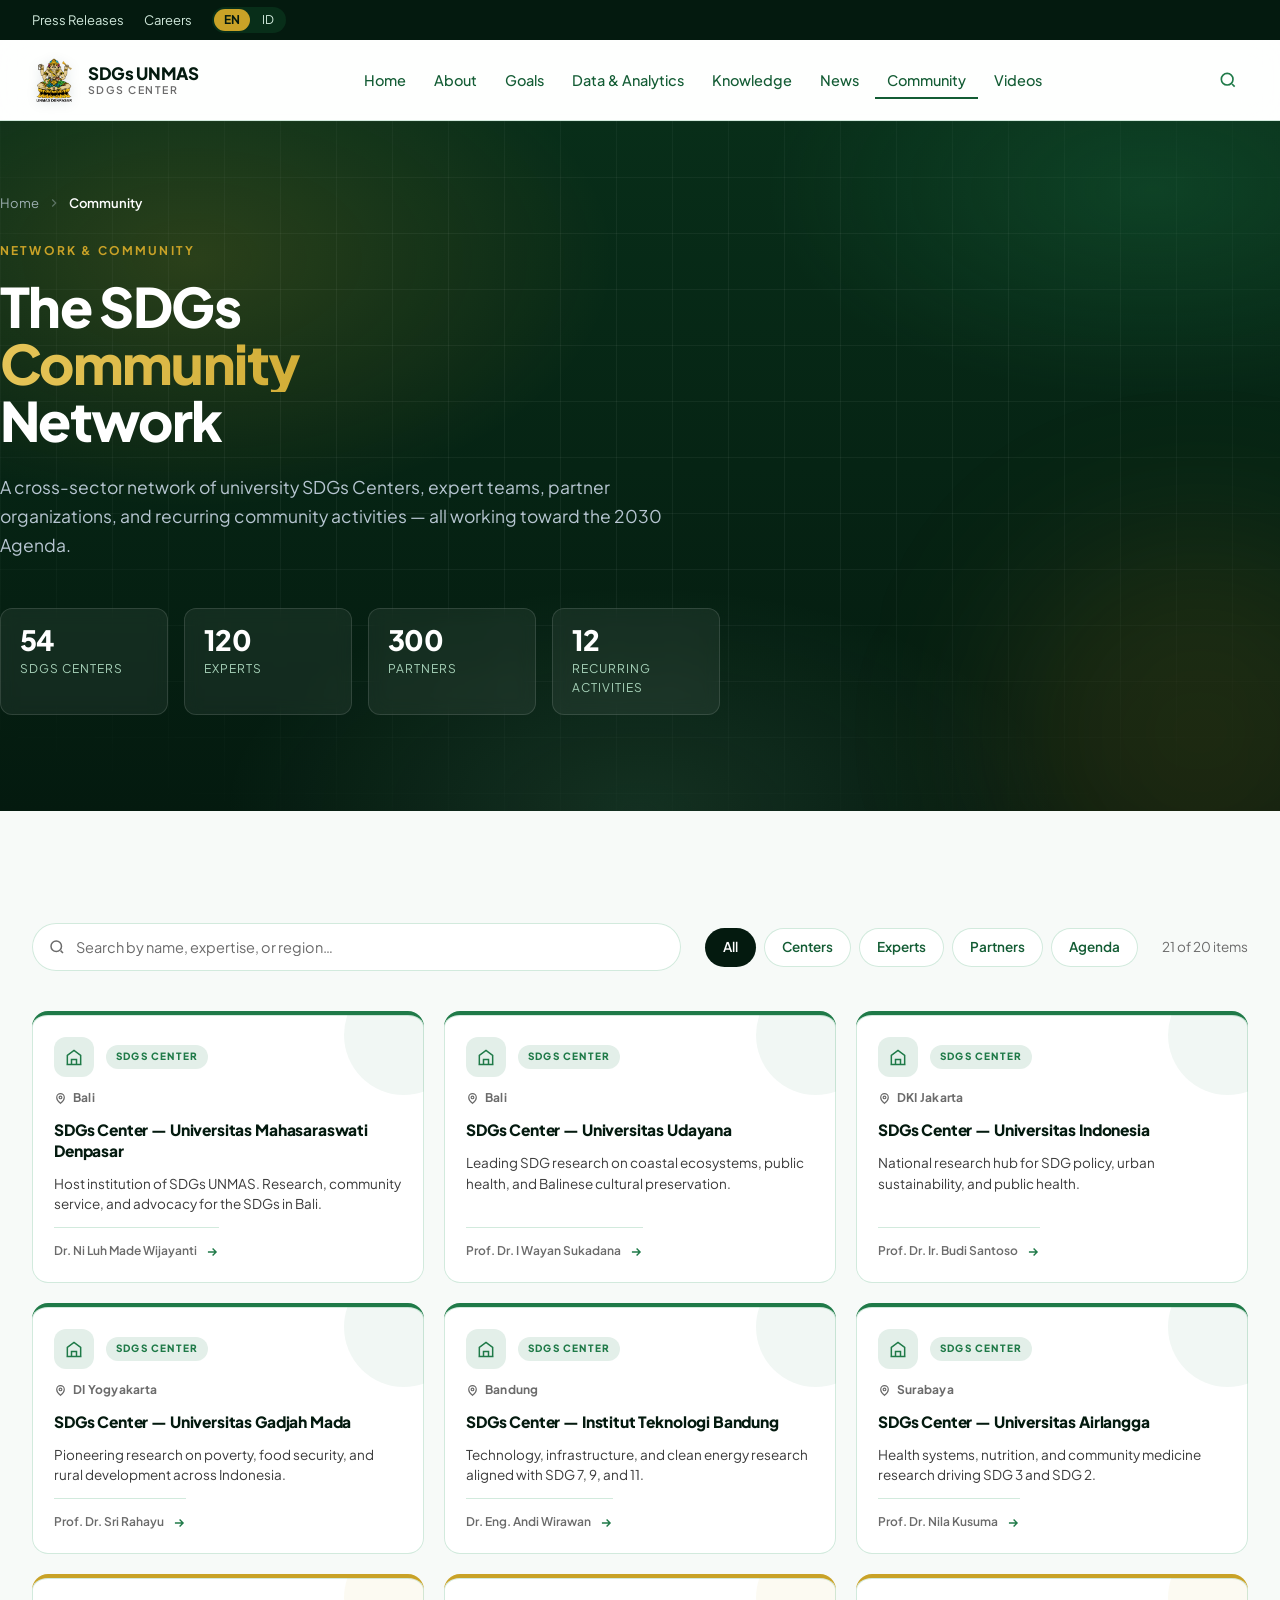
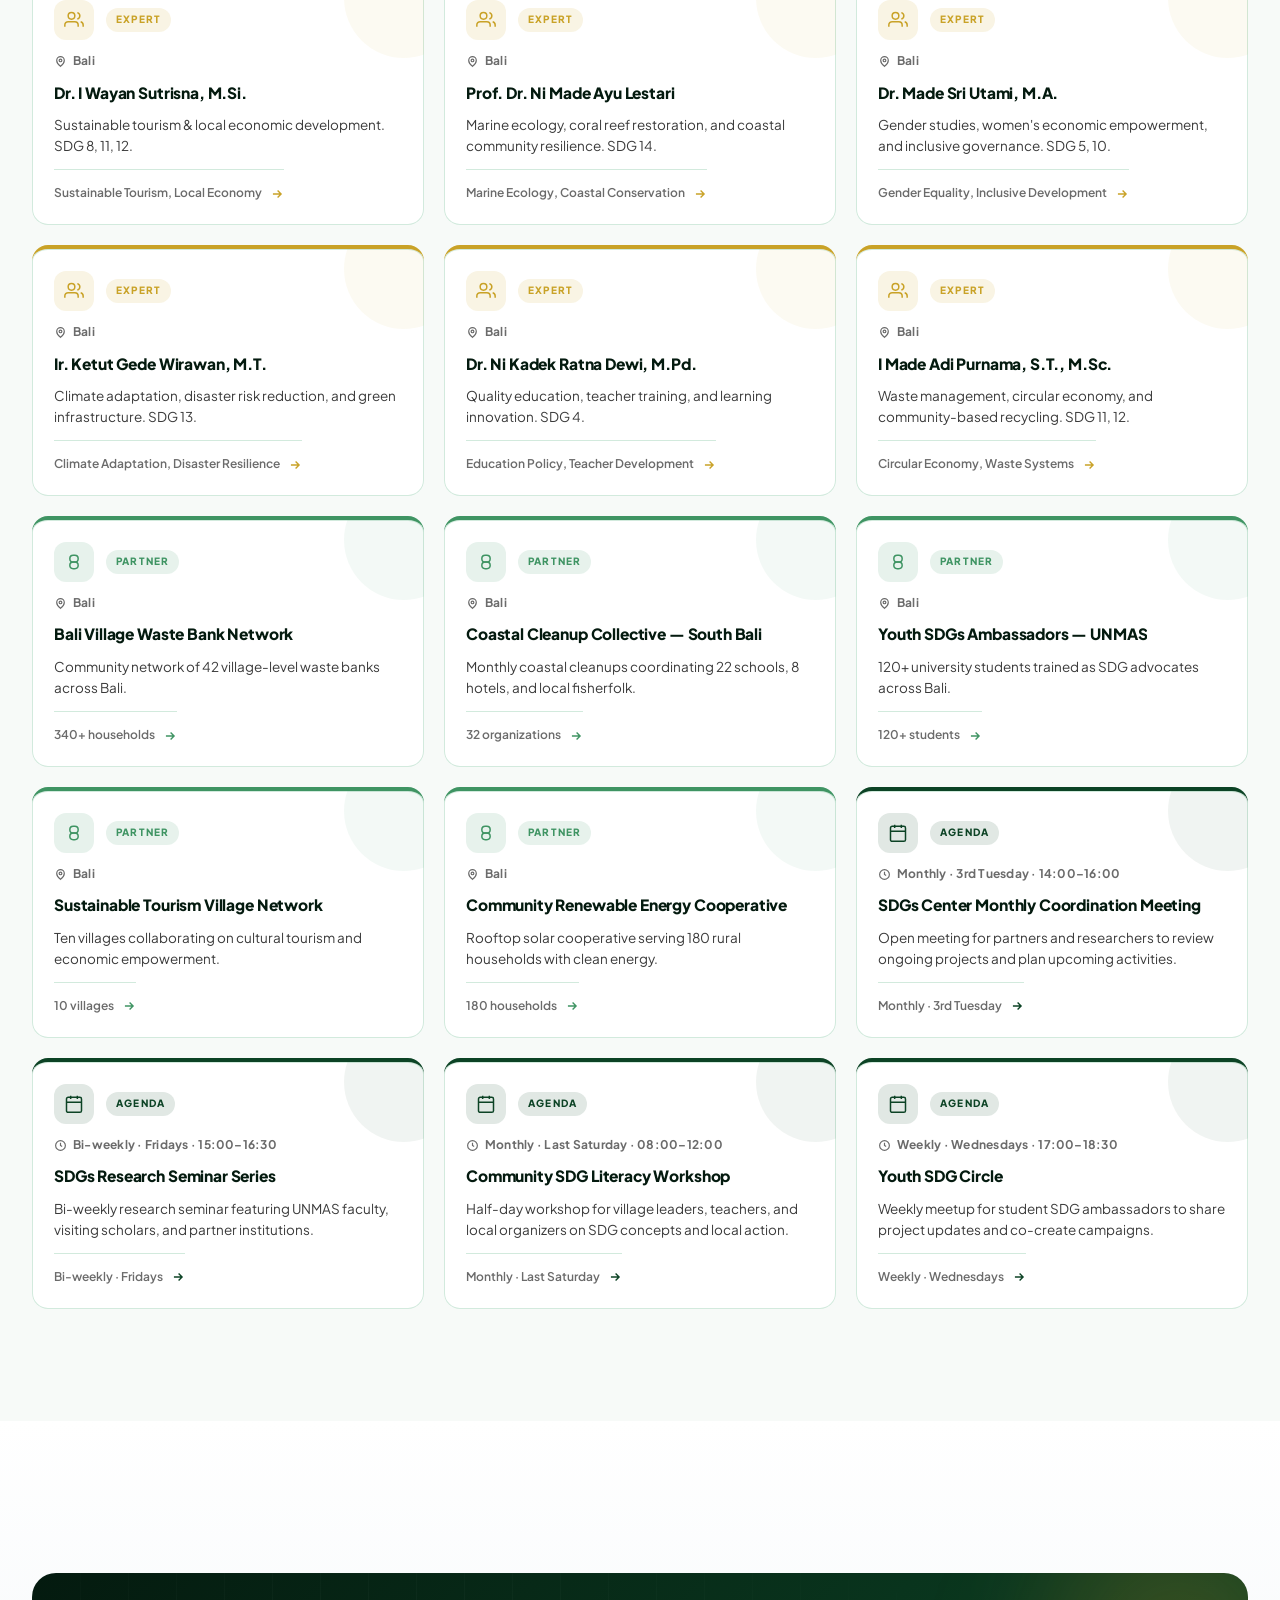
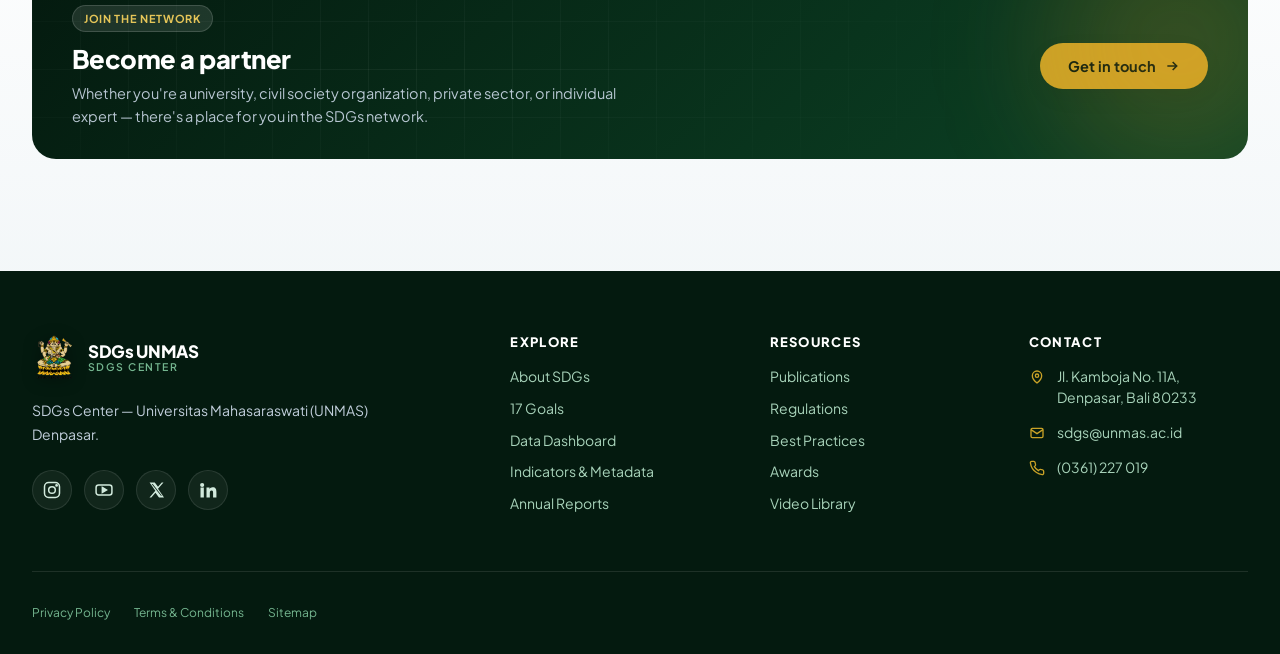
<file: community.html>
<!doctype html>
<html lang="en">
<head>
  <meta charset="UTF-8" />
  <meta name="viewport" content="width=device-width, initial-scale=1.0" />
  <meta name="theme-color" content="#041A0F" />
  <title>Community — SDGs UNMAS</title>
  <meta name="description" content="SDGs UNMAS community: university SDGs Centers, verified experts, partner organizations, and recurring activities across Indonesia." />

  <link rel="preconnect" href="https://fonts.googleapis.com" />
  <link rel="preconnect" href="https://fonts.gstatic.com" crossorigin />
  <link href="https://fonts.googleapis.com/css2?family=Plus+Jakarta+Sans:wght@400;500;600;700;800&family=Source+Serif+4:ital,opsz,wght@0,8..60,400;0,8..60,600;1,8..60,400&display=swap" rel="stylesheet" />

  <link rel="stylesheet" href="style.css" />
</head>

<body>

  <a href="#main" class="skip-link" data-i18n="a11y.skip">Skip to main content</a>

  <!-- ══════════════ TOP UTILITY BAR ══════════════ -->
  <div class="topbar">
    <div class="container topbar__inner">
      <div class="topbar__right">
        <a href="#" class="topbar__link" data-i18n="topbar.press">Press Releases</a>
        <a href="#" class="topbar__link" data-i18n="topbar.careers">Careers</a>
        <div class="lang-toggle" role="group" aria-label="Language">
          <button class="lang-toggle__btn is-active" data-lang="en" aria-pressed="true">EN</button>
          <button class="lang-toggle__btn" data-lang="id" aria-pressed="false">ID</button>
        </div>
      </div>
    </div>
  </div>

  <!-- ══════════════ HEADER ══════════════ -->
  <header id="site-header" class="header">
    <nav class="container header__nav" aria-label="Main navigation">
      <div class="header__row">
        <a href="index.html" class="brand" aria-label="SDGs UNMAS — Home">
          <img src="assets/unmas-logo.png" alt="" class="brand__logo-img" aria-hidden="true" />
          <span class="brand__text">
            <span class="brand__title">SDGs UNMAS</span>
            <span class="brand__sub">SDGs Center</span>
          </span>
        </a>

        <ul class="nav">
          <li><a class="nav__link" href="index.html" data-i18n="nav.home">Home</a></li>
          <li><a class="nav__link" href="about.html" data-i18n="nav.about">About</a></li>
          <li><a class="nav__link" href="goals.html" data-i18n="nav.goals">Goals</a></li>
          <li><a class="nav__link" href="data.html" data-i18n="nav.data">Data &amp; Analytics</a></li>
          <li><a class="nav__link" href="knowledge.html" data-i18n="nav.knowledge">Knowledge</a></li>
          <li><a class="nav__link" href="news.html" data-i18n="nav.news">News</a></li>
          <li><a class="nav__link" href="community.html" aria-current="page" data-i18n="nav.community">Community</a></li>
                    <li><a class="nav__link" href="videos.html" data-i18n="nav.videos">Videos</a></li>
        </ul>

        <div class="header__actions">
          <button id="openSearch" class="icon-btn icon-btn--ghost" data-i18n-aria="header.searchAria" aria-label="Search SDGs UNMAS">
            <svg viewBox="0 0 24 24" fill="none" stroke="currentColor" stroke-width="2"><circle cx="11" cy="11" r="7"/><path d="m20 20-3.2-3.2"/></svg>
          </button>
          <button id="openMenu" class="icon-btn icon-btn--ghost header__burger" data-i18n-aria="header.menuAria" aria-label="Open menu" aria-expanded="false" aria-controls="mobileMenu">
            <svg viewBox="0 0 24 24" fill="none" stroke="currentColor" stroke-width="2"><path d="M4 7h16M4 12h16M4 17h16"/></svg>
          </button>
        </div>
      </div>
    </nav>

    <div id="mobileMenu" class="mobile-menu" hidden>
      <ul class="mobile-menu__list">
        <li><a class="mobile-menu__link" href="index.html" data-i18n="nav.home">Home</a></li>
        <li><a class="mobile-menu__link" href="about.html" data-i18n="nav.about">About</a></li>
        <li><a class="mobile-menu__link" href="goals.html" data-i18n="nav.goals">Goals</a></li>
        <li><a class="mobile-menu__link" href="data.html" data-i18n="nav.data">Data &amp; Analytics</a></li>
        <li><a class="mobile-menu__link" href="knowledge.html" data-i18n="nav.knowledge">Knowledge</a></li>
        <li><a class="mobile-menu__link" href="news.html" data-i18n="nav.news">News</a></li>
        <li><a class="mobile-menu__link" href="community.html" data-i18n="nav.community">Community</a></li>
        <li><a class="mobile-menu__link" href="videos.html" data-i18n="footer.link.video">Video Library</a></li>
      </ul>
    </div>
  </header>

  <!-- ══════════════ SEARCH OVERLAY ══════════════ -->
  <div id="searchOverlay" class="search-overlay" hidden role="dialog" aria-modal="true" aria-label="Search">
    <div class="search-overlay__backdrop" data-close-search></div>
    <div class="search-overlay__panel-wrap">
      <div class="search-overlay__panel">
        <div class="search-overlay__input-row">
          <svg viewBox="0 0 24 24" class="search-overlay__icon" fill="none" stroke="currentColor" stroke-width="2"><circle cx="11" cy="11" r="7"/><path d="m20 20-3.2-3.2"/></svg>
          <input id="searchInput" type="search" class="search-overlay__input"
                 data-i18n-placeholder="search.placeholder"
                 placeholder="Search goals, indicators, publications, or news…" />
          <kbd class="search-overlay__kbd">ESC</kbd>
        </div>
        <div class="search-overlay__body">
          <p class="search-overlay__label" data-i18n="search.popular">Popular searches</p>
          <div class="chip-row">
            <button class="chip" data-i18n="search.chip1">Poverty</button>
            <button class="chip" data-i18n="search.chip2">VNR 2024</button>
            <button class="chip" data-i18n="search.chip3">SDGs Center</button>
            <button class="chip" data-i18n="search.chip4">Perpres 111/2022</button>
            <button class="chip" data-i18n="search.chip5">Provincial Data</button>
          </div>
        </div>
      </div>
    </div>
  </div>

  <main id="main">

    <!-- ══════════════ PAGE HERO ══════════════ -->
    <section class="page-hero">
      <div class="page-hero__grid-overlay" aria-hidden="true"></div>
      <div class="page-hero__glow" aria-hidden="true"></div>

      <div class="container page-hero__inner">
        <nav class="breadcrumb" aria-label="Breadcrumb">
          <a href="index.html" data-i18n="breadcrumb.home">Home</a>
          <svg viewBox="0 0 24 24" fill="none" stroke="currentColor" stroke-width="2"><path d="M9 6l6 6-6 6"/></svg>
          <span data-i18n="breadcrumb.community">Community</span>
        </nav>

        <span class="eyebrow eyebrow--accent" data-i18n="communityPage.hero.eyebrow">Network &amp; Community</span>
        <h1 class="page-hero__title">
          <span data-i18n="communityPage.hero.title1">The SDGs</span>
          <span class="page-hero__title-gradient" data-i18n="communityPage.hero.title2">Community</span>
          <span data-i18n="communityPage.hero.title3">Network</span>
        </h1>
        <p class="page-hero__lead" data-i18n="communityPage.hero.lead">
          A cross-sector network of university SDGs Centers, expert teams, partner organizations, and recurring community activities — all working toward the 2030 Agenda.
        </p>

        <div class="page-hero__stats">
          <div class="page-hero__stat">
            <p class="page-hero__stat-value" data-count="54">0</p>
            <p class="page-hero__stat-label" data-i18n="communityPage.hero.stat1">SDGs Centers</p>
          </div>
          <div class="page-hero__stat">
            <p class="page-hero__stat-value" data-count="120">0</p>
            <p class="page-hero__stat-label" data-i18n="communityPage.hero.stat2">Experts</p>
          </div>
          <div class="page-hero__stat">
            <p class="page-hero__stat-value" data-count="300">0</p>
            <p class="page-hero__stat-label" data-i18n="communityPage.hero.stat3">Partners</p>
          </div>
          <div class="page-hero__stat">
            <p class="page-hero__stat-value" data-count="12">0</p>
            <p class="page-hero__stat-label" data-i18n="communityPage.hero.stat4">Recurring activities</p>
          </div>
        </div>
      </div>
    </section>

    <!-- ══════════════ CATALOG ══════════════ -->
    <section class="section">
      <div class="container">

        <!-- Toolbar -->
        <div class="catalog-toolbar reveal">
          <div class="catalog-search">
            <svg viewBox="0 0 24 24" class="catalog-search__icon" fill="none" stroke="currentColor" stroke-width="2" aria-hidden="true">
              <circle cx="11" cy="11" r="7"/><path d="m20 20-3.2-3.2"/>
            </svg>
            <input id="communitySearch" type="search"
                   class="catalog-search__input"
                   data-i18n-placeholder="communityPage.search.placeholder"
                   placeholder="Search by name, expertise, or region…"
                   aria-label="Search community members" />
          </div>

          <div class="catalog-filters" role="tablist" aria-label="Filter by type">
            <button class="filter-btn is-active" data-filter="all" role="tab" aria-selected="true">
              <span data-i18n="communityPage.filter.all">All</span>
            </button>
            <button class="filter-btn" data-filter="center" role="tab" aria-selected="false">
              <span data-i18n="communityPage.filter.center">Centers</span>
            </button>
            <button class="filter-btn" data-filter="expert" role="tab" aria-selected="false">
              <span data-i18n="communityPage.filter.expert">Experts</span>
            </button>
            <button class="filter-btn" data-filter="partner" role="tab" aria-selected="false">
              <span data-i18n="communityPage.filter.partner">Partners</span>
            </button>
            <button class="filter-btn" data-filter="agenda" role="tab" aria-selected="false">
              <span data-i18n="communityPage.filter.agenda">Agenda</span>
            </button>
          </div>

          <p class="catalog-count" aria-live="polite">
            <span id="communityCount">20</span>
            <span data-i18n="communityPage.count.of">of</span>
            <span>20</span>
            <span data-i18n="communityPage.count.items">items</span>
          </p>
        </div>

        <!-- Grid -->
        <div id="communityGrid" class="community-page-grid" role="list"></div>

        <!-- Empty state -->
        <div id="communityEmpty" class="catalog-empty" hidden>
          <svg viewBox="0 0 24 24" fill="none" stroke="currentColor" stroke-width="1.5" aria-hidden="true">
            <circle cx="11" cy="11" r="7"/><path d="m20 20-3.2-3.2"/>
          </svg>
          <p class="catalog-empty__title" data-i18n="communityPage.empty.title">No items match your search</p>
          <p class="catalog-empty__desc" data-i18n="communityPage.empty.desc">Try a different keyword or reset the filters.</p>
          <button class="btn btn--outline btn--sm" id="communityReset" data-i18n="communityPage.empty.reset">Reset filters</button>
        </div>

      </div>
    </section>

    <!-- ══════════════ JOIN CTA ══════════════ -->
    <section class="section section--alt">
      <div class="container">
        <div class="goals-cta reveal">
          <div class="goals-cta__content">
            <span class="goals-cta__badge" data-i18n="communityPage.cta.badge">Join the network</span>
            <h3 class="goals-cta__title" data-i18n="communityPage.cta.title">Become a partner</h3>
            <p class="goals-cta__sub" data-i18n="communityPage.cta.sub">
              Whether you're a university, civil society organization, private sector, or individual expert — there's a place for you in the SDGs network.
            </p>
          </div>
          <a href="mailto:sdgs@unmas.ac.id?subject=Joining%20the%20SDGs%20UNMAS%20Network" class="btn btn--accent goals-cta__btn">
            <span data-i18n="communityPage.cta.button">Get in touch</span>
            <svg viewBox="0 0 24 24" fill="none" stroke="currentColor" stroke-width="2.4"><path d="M5 12h14M13 6l6 6-6 6"/></svg>
          </a>
        </div>
      </div>
    </section>

  </main>

  <!-- ══════════════ FOOTER ══════════════ -->
  <footer class="footer">
    <div class="container">
      <div class="footer__grid">

        <div class="footer__brand-col">
          <a href="index.html" class="brand brand--footer" aria-label="SDGs UNMAS — Home">
            <img src="assets/unmas-logo.png" alt="" class="brand__logo-img" aria-hidden="true" />
            <span class="brand__text">
              <span class="brand__title">SDGs UNMAS</span>
              <span class="brand__sub">SDGs Center</span>
            </span>
          </a>

          <p class="footer__desc" data-i18n="footer.desc">
            SDGs Center — Universitas Mahasaraswati (UNMAS) Denpasar.
          </p>

          <div class="socials">
            <a href="#" class="social" aria-label="Instagram">
              <svg viewBox="0 0 24 24" fill="none" stroke="currentColor" stroke-width="1.8"><rect x="3" y="3" width="18" height="18" rx="5"/><circle cx="12" cy="12" r="4"/><circle cx="17.5" cy="6.5" r=".8" fill="currentColor"/></svg>
            </a>
            <a href="#" class="social" aria-label="YouTube">
              <svg viewBox="0 0 24 24" fill="none" stroke="currentColor" stroke-width="1.8"><rect x="2.5" y="6" width="19" height="12" rx="3"/><path d="m10 9 5 3-5 3V9Z" fill="currentColor"/></svg>
            </a>
            <a href="#" class="social" aria-label="Twitter / X">
              <svg viewBox="0 0 24 24" fill="currentColor"><path d="M18.9 3H21l-6.6 7.5L21.6 21h-6l-4.3-5.6L6.4 21H4.2l7-8-6.9-10h6.2l3.9 5.2L18.9 3Zm-1 16h1.2L8.1 4.9H6.8L17.9 19Z"/></svg>
            </a>
            <a href="#" class="social" aria-label="LinkedIn">
              <svg viewBox="0 0 24 24" fill="currentColor"><path d="M4.98 3.5a2.5 2.5 0 1 1 0 5 2.5 2.5 0 0 1 0-5ZM3 9h4v12H3V9Zm7 0h3.8v1.7h.1c.5-.9 1.8-1.9 3.6-1.9 3.9 0 4.6 2.5 4.6 5.8V21h-4v-5.4c0-1.3 0-3-1.8-3s-2.1 1.4-2.1 2.9V21h-4V9Z"/></svg>
            </a>
          </div>
        </div>

        <div class="footer__col">
          <h4 class="footer__heading" data-i18n="footer.explore">Explore</h4>
          <ul class="footer__list">
            <li><a href="about.html" data-i18n="footer.link.about">About SDGs</a></li>
            <li><a href="goals.html" data-i18n="footer.link.goals">17 Goals</a></li>
            <li><a href="data.html" data-i18n="footer.link.dashboard">Data Dashboard</a></li>
            <li><a href="#" data-i18n="footer.link.indicators">Indicators &amp; Metadata</a></li>
            <li><a href="knowledge.html" data-i18n="footer.link.reports">Annual Reports</a></li>
          </ul>
        </div>

        <div class="footer__col">
          <h4 class="footer__heading" data-i18n="footer.resources">Resources</h4>
          <ul class="footer__list">
            <li><a href="knowledge.html" data-i18n="footer.link.publications">Publications</a></li>
            <li><a href="knowledge.html" data-i18n="footer.link.regulations">Regulations</a></li>
            <li><a href="knowledge.html" data-i18n="footer.link.bestPractices">Best Practices</a></li>
            <li><a href="knowledge.html" data-i18n="footer.link.awards">Awards</a></li>
            <li><a href="videos.html" data-i18n="footer.link.video">Video Library</a></li>
          </ul>
        </div>

        <div class="footer__col">
          <h4 class="footer__heading" data-i18n="footer.contact">Contact</h4>
          <ul class="footer__contact">
            <li>
              <svg viewBox="0 0 24 24" fill="none" stroke="currentColor" stroke-width="2"><path d="M12 21s-7-5.5-7-11a7 7 0 1 1 14 0c0 5.5-7 11-7 11Z"/><circle cx="12" cy="10" r="2.5"/></svg>
              <span data-i18n="footer.address">Jl. Kamboja No. 11A,<br/>Denpasar, Bali 80233</span>
            </li>
            <li>
              <svg viewBox="0 0 24 24" fill="none" stroke="currentColor" stroke-width="2"><rect x="3" y="5" width="18" height="14" rx="2"/><path d="m3 7 9 6 9-6"/></svg>
              <a href="mailto:sdgs@unmas.ac.id">sdgs@unmas.ac.id</a>
            </li>
            <li>
              <svg viewBox="0 0 24 24" fill="none" stroke="currentColor" stroke-width="2"><path d="M22 16.9v3a2 2 0 0 1-2.2 2 19.8 19.8 0 0 1-8.6-3.1 19.5 19.5 0 0 1-6-6A19.8 19.8 0 0 1 2.1 4.2 2 2 0 0 1 4.1 2h3a2 2 0 0 1 2 1.7c.1 1 .4 1.9.7 2.8a2 2 0 0 1-.4 2.1L8.1 9.9a16 16 0 0 0 6 6l1.3-1.3a2 2 0 0 1 2.1-.4c.9.3 1.8.6 2.8.7a2 2 0 0 1 1.7 2Z"/></svg>
              <span>(0361) 227 019</span>
            </li>
          </ul>
        </div>
      </div>

      <div class="footer__bottom">
        <div class="footer__legal">
          <a href="#" data-i18n="footer.privacy">Privacy Policy</a>
          <a href="#" data-i18n="footer.terms">Terms &amp; Conditions</a>
          <a href="#" data-i18n="footer.sitemap">Sitemap</a>
        </div>
      </div>
    </div>
  </footer>

  <button id="backToTop" class="back-to-top" data-i18n-aria="a11y.backToTop" aria-label="Back to top">
    <svg viewBox="0 0 24 24" fill="none" stroke="currentColor" stroke-width="2.4"><path d="M12 19V5M5 12l7-7 7 7"/></svg>
  </button>

  <!-- ══════════════ COMMUNITY DETAIL MODAL ══════════════ -->
  <div class="community-modal" id="communityModal" hidden>
    <div class="community-modal__backdrop" data-close-community></div>

    <div class="community-modal__panel" role="dialog" aria-modal="true" aria-labelledby="communityModalTitle" tabindex="-1">
      <button class="community-modal__close" data-close-community aria-label="Close">
        <svg viewBox="0 0 24 24" fill="none" stroke="currentColor" stroke-width="2"><path d="M6 6l12 12M18 6 6 18"/></svg>
      </button>

      <header class="community-modal__header" id="communityModalHeader">
        <span class="community-modal__icon" id="communityModalIcon">
          <svg viewBox="0 0 24 24" fill="none" stroke="currentColor" stroke-width="1.8"><path d="M12 2 3 7v6c0 5 3.8 9.4 9 11 5.2-1.6 9-6 9-11V7l-9-5Z"/></svg>
        </span>
        <div class="community-modal__heading">
          <p class="community-modal__type" id="communityModalType">SDGs Center</p>
          <h2 class="community-modal__title" id="communityModalTitle">Loading…</h2>
        </div>
      </header>

      <div class="community-modal__body">
        <p class="community-modal__desc" id="communityModalDesc"></p>
        <p class="community-modal__content" id="communityModalContent"></p>
        <dl class="community-modal__meta" id="communityModalMeta"></dl>
      </div>

      <footer class="community-modal__footer">
        <button class="btn btn--outline btn--full" data-close-community data-i18n="communityPage.modal.close">Close</button>
        <a href="#" class="btn btn--primary btn--full" id="communityModalCTA">
          <span data-i18n="communityPage.modal.contact">Contact</span>
          <svg viewBox="0 0 24 24" fill="none" stroke="currentColor" stroke-width="2.4"><path d="M5 12h14M13 6l6 6-6 6"/></svg>
        </a>
      </footer>
    </div>
  </div>

  <script src="script.js" defer></script>
</body>
</html>
</file>
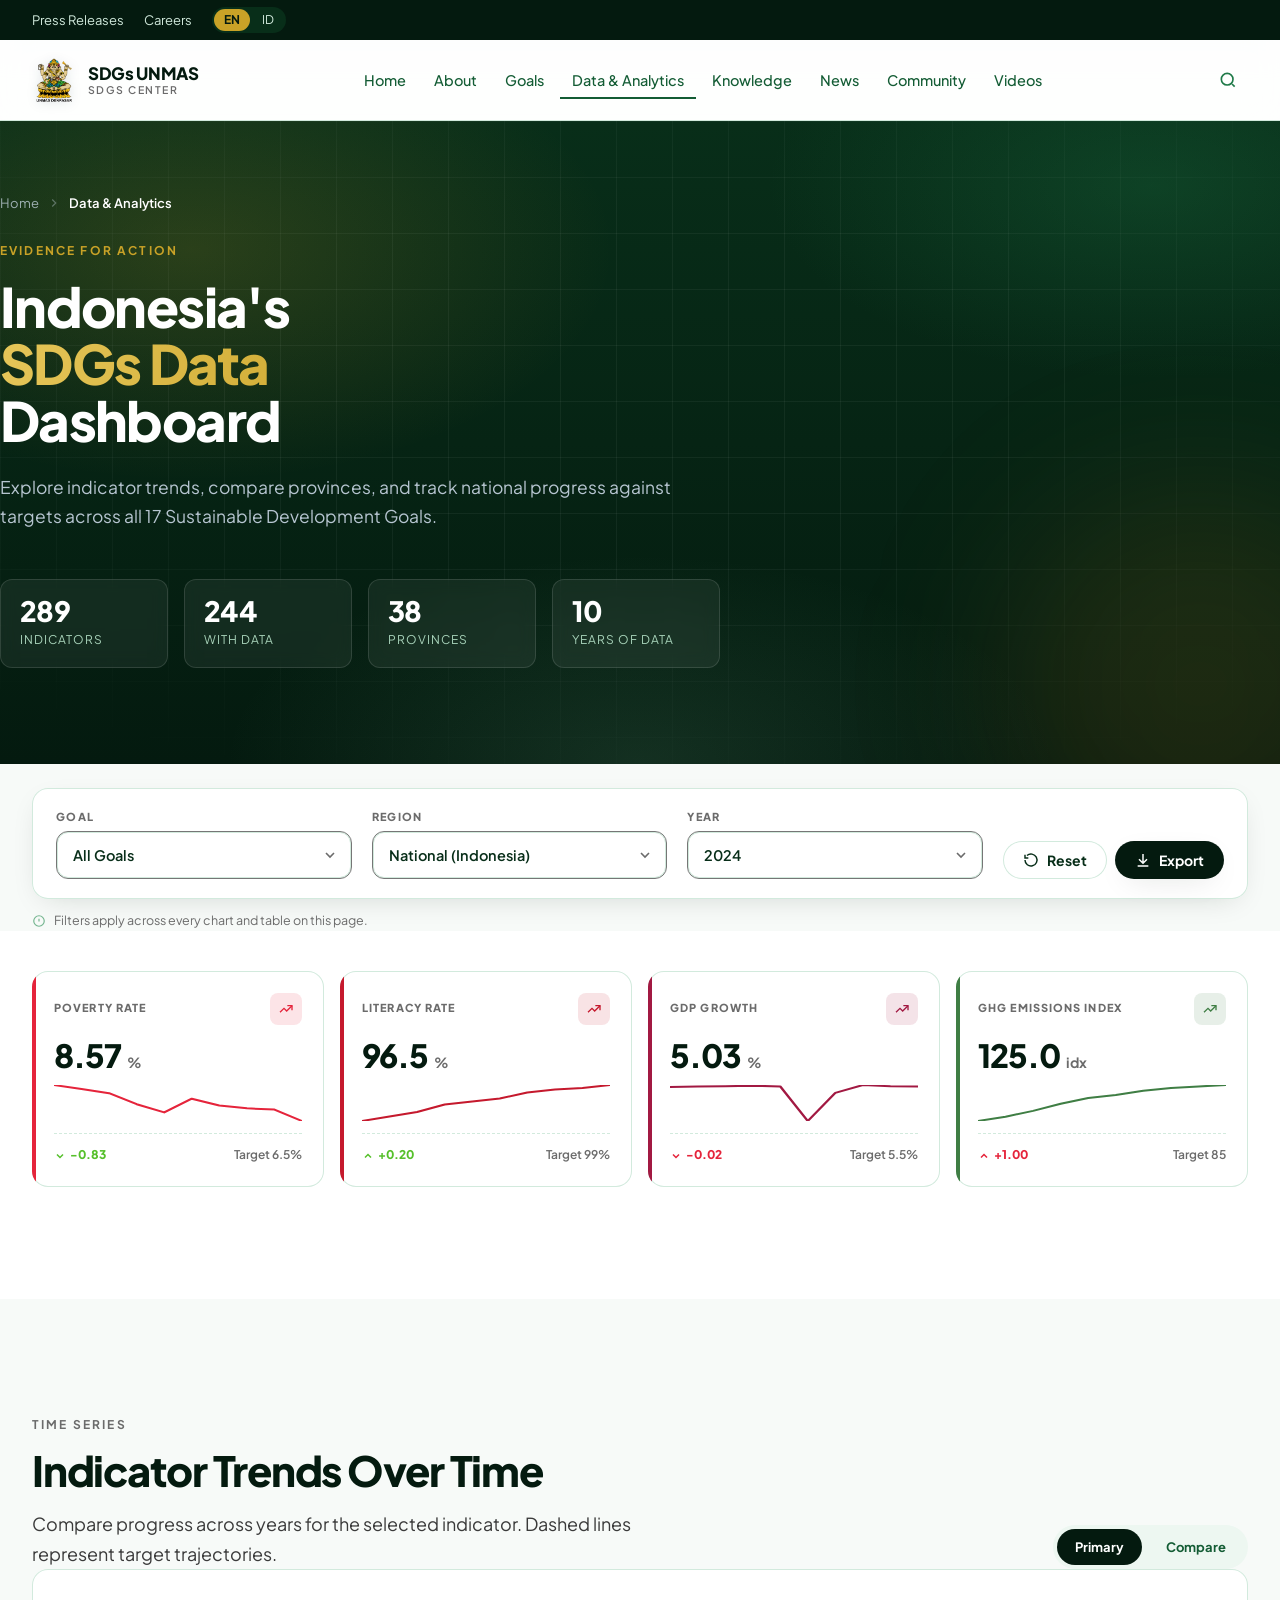
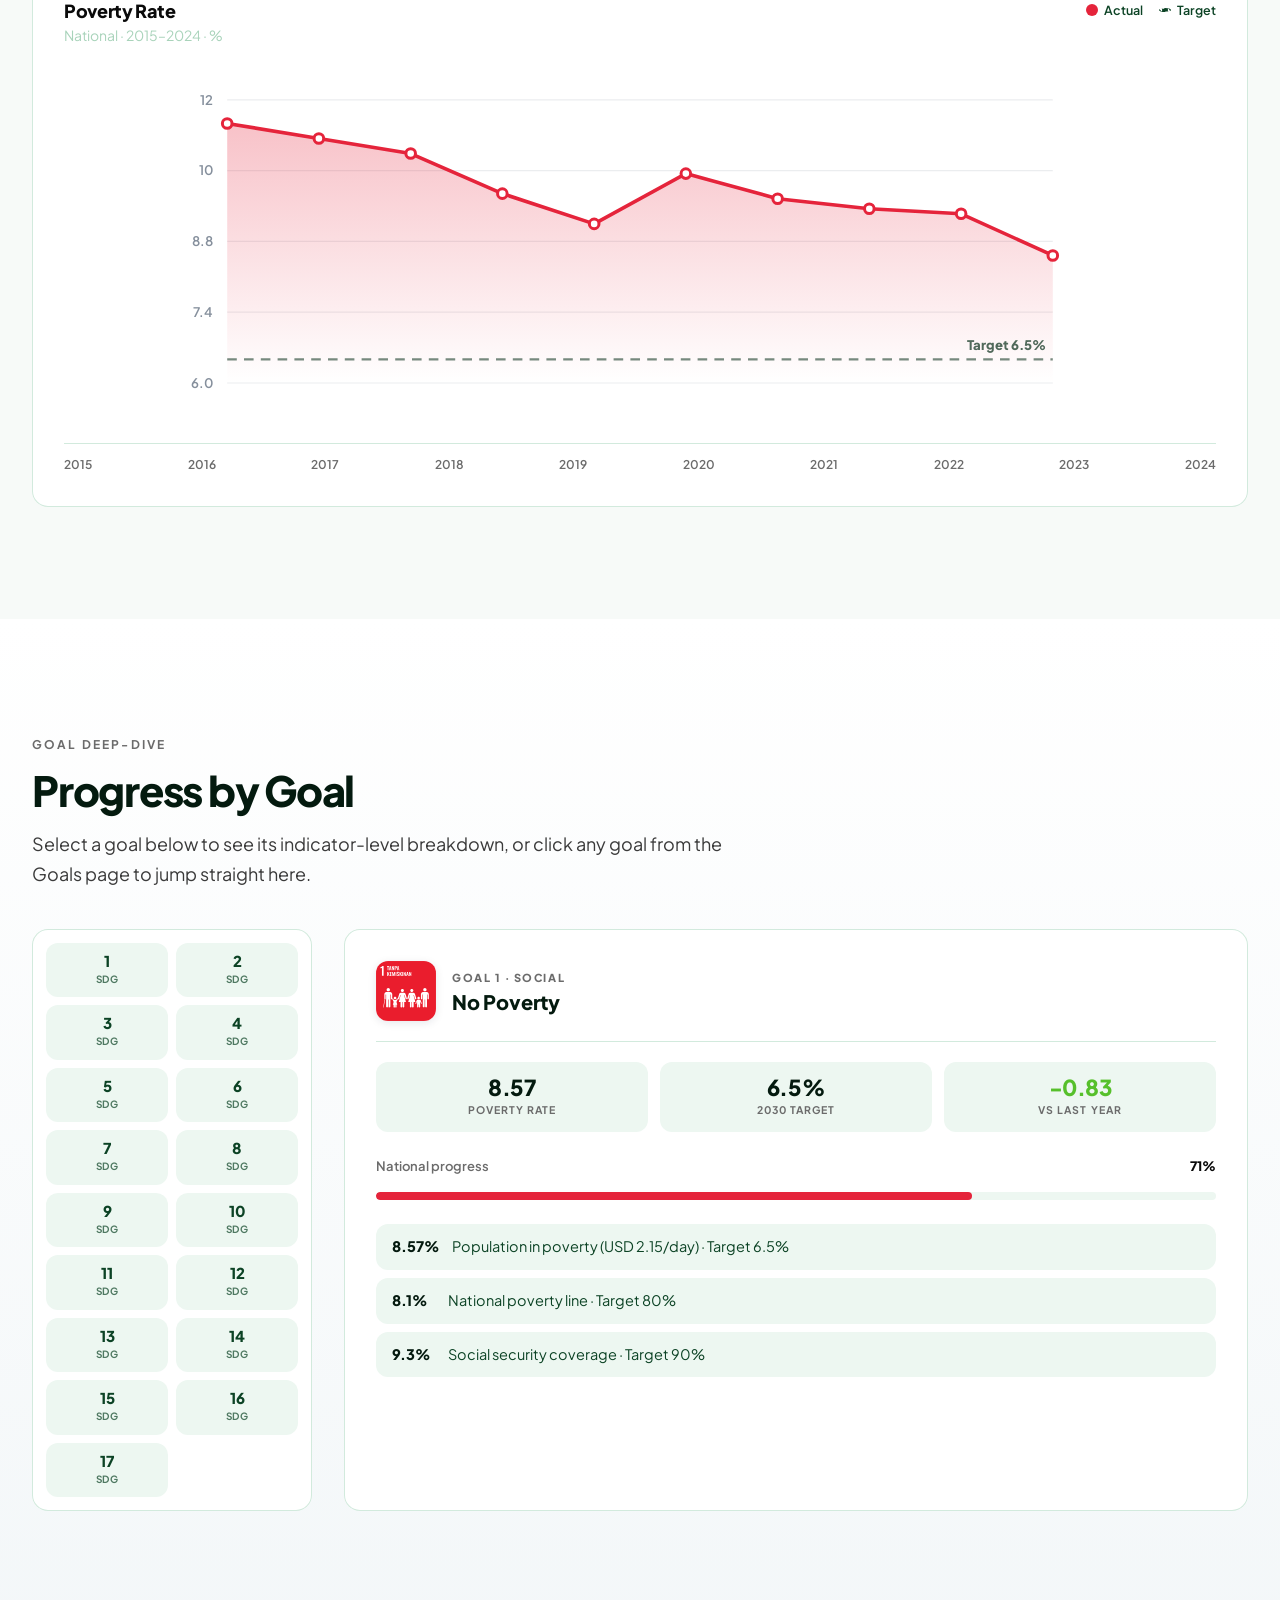
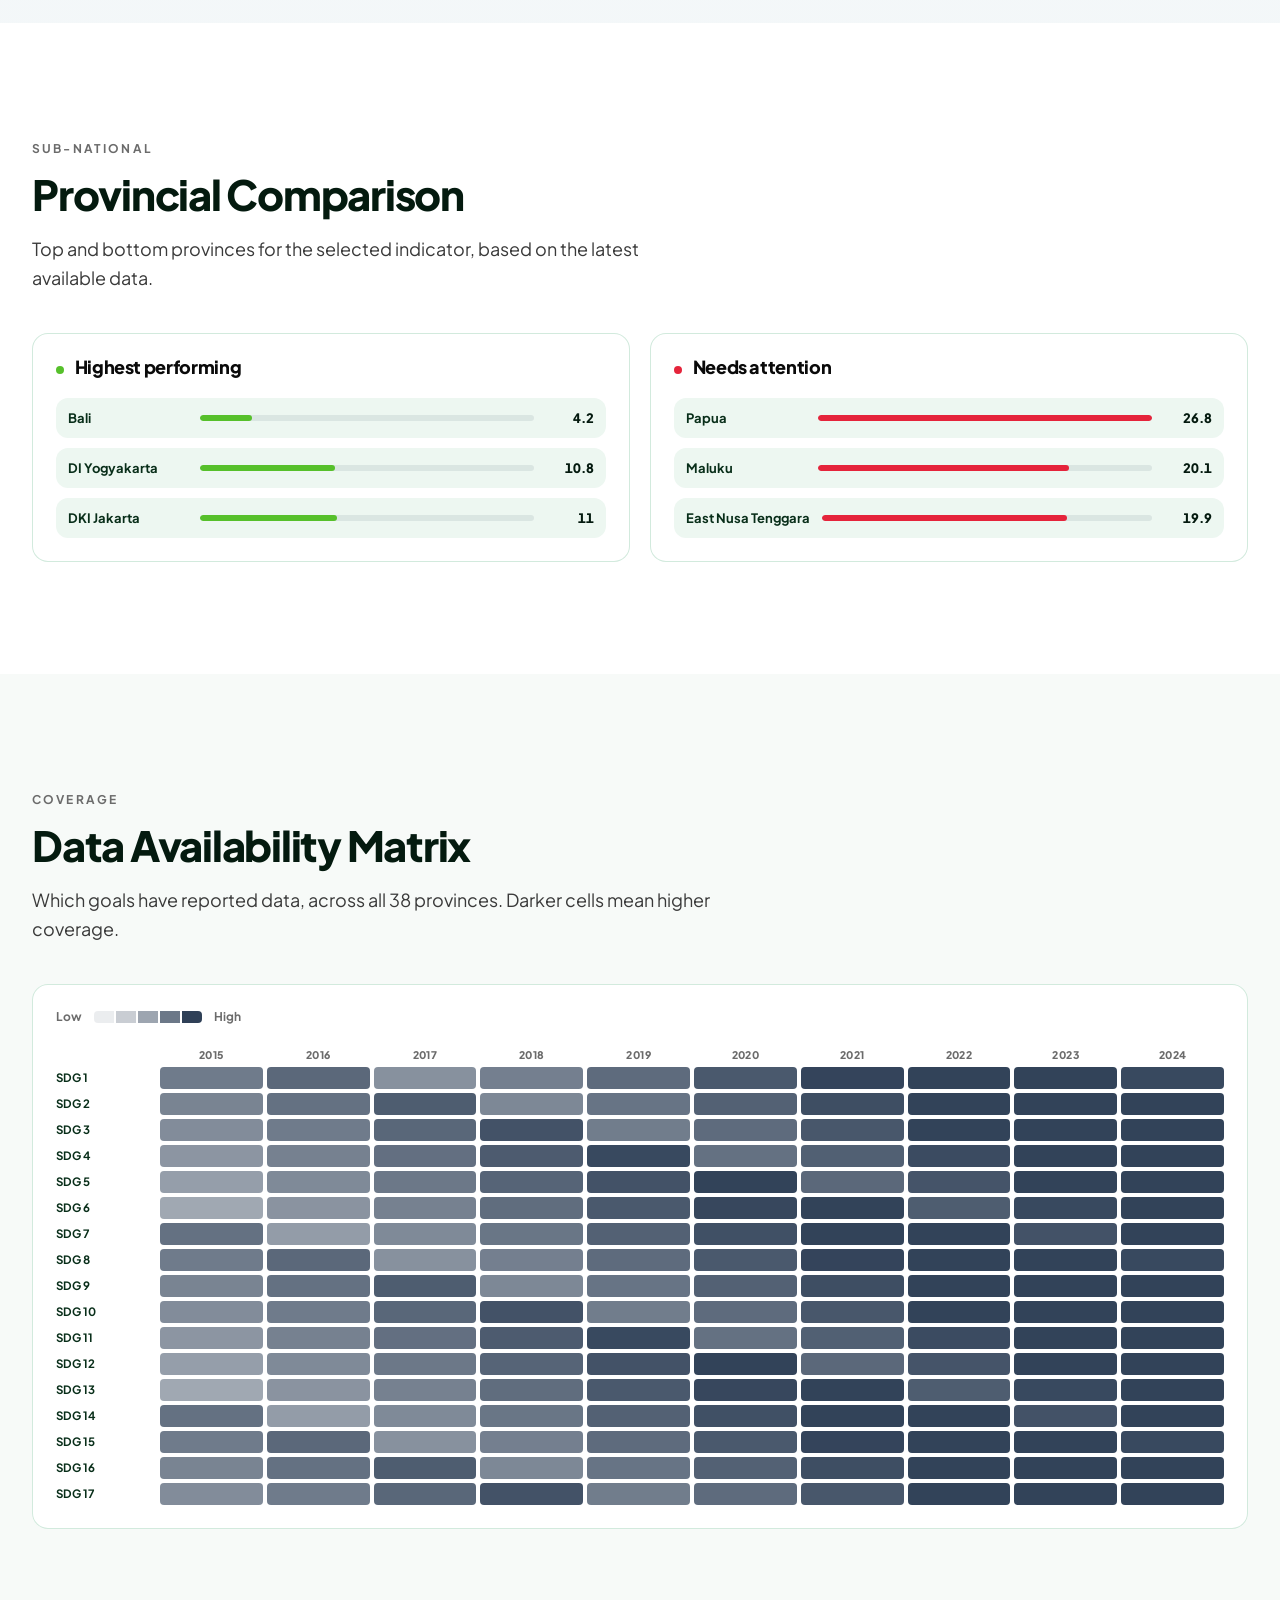
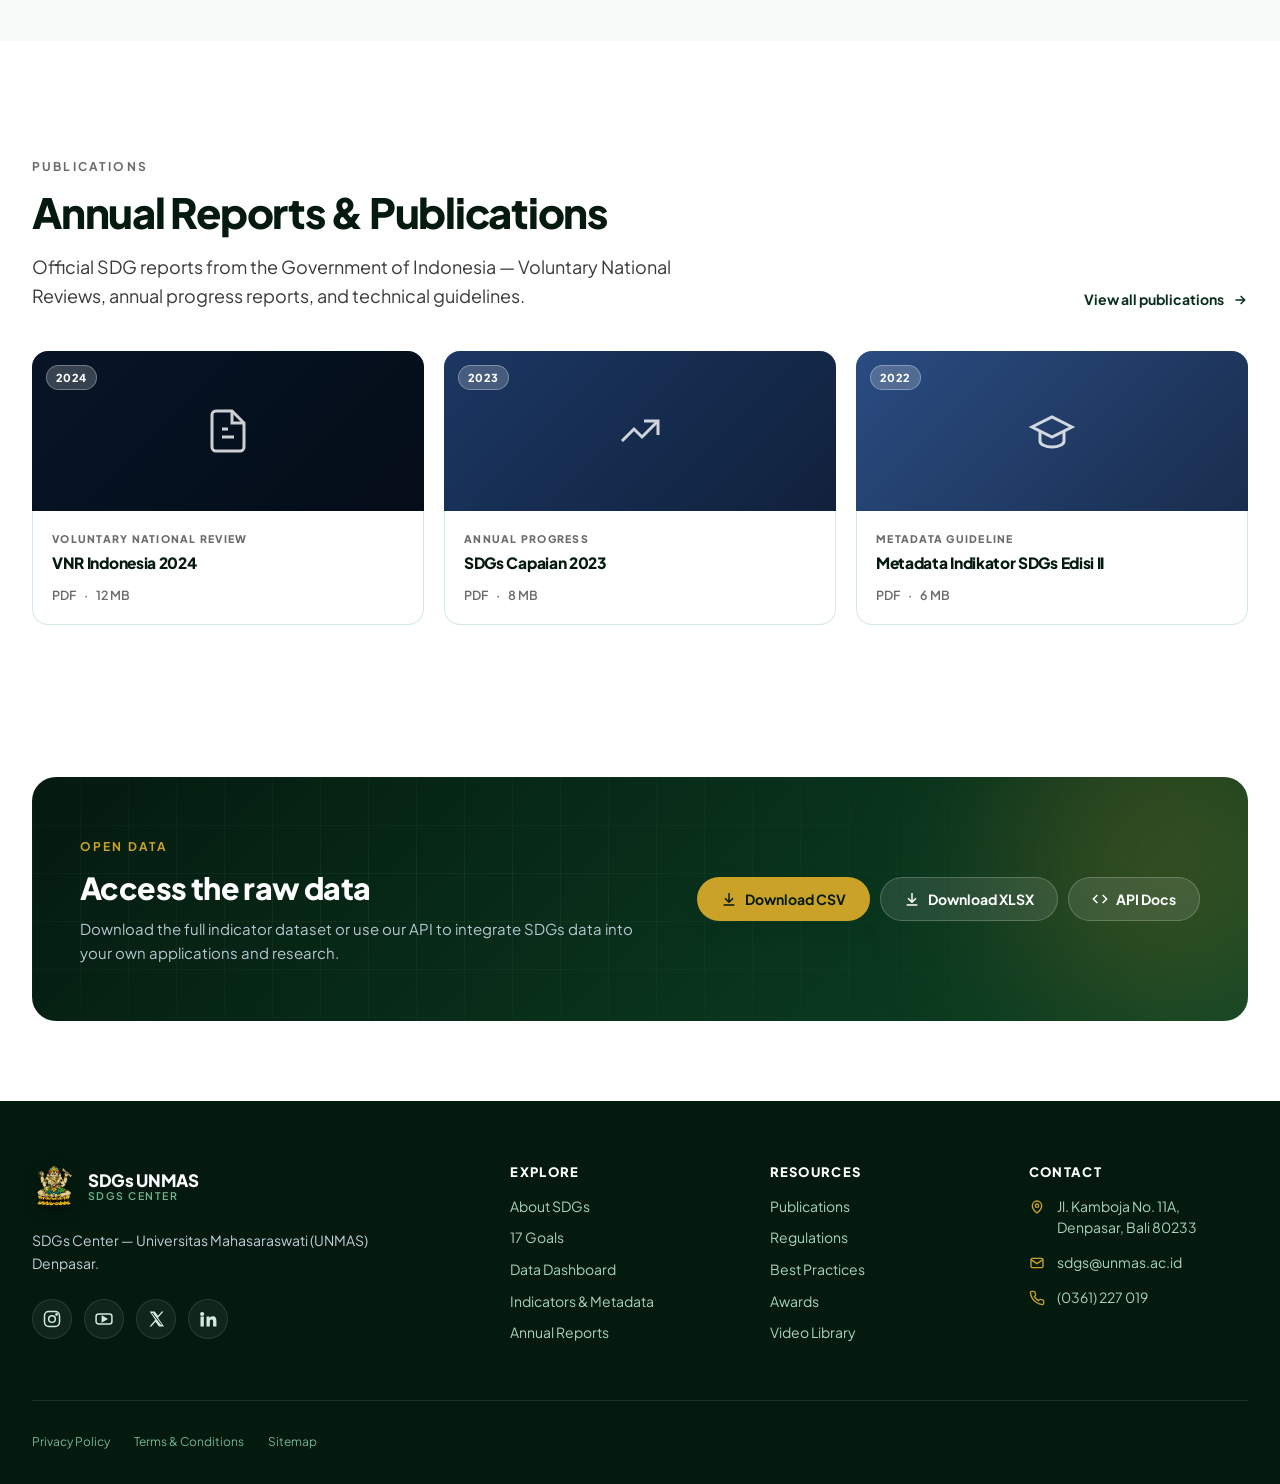
<file: data.html>
<!doctype html>
<html lang="en">
<head>
  <meta charset="UTF-8" />
  <meta name="viewport" content="width=device-width, initial-scale=1.0" />
  <meta name="theme-color" content="#041A0F" />
  <title>Data &amp; Analytics — SDGs Indonesia Knowledge Hub</title>
  <meta name="description" content="Interactive SDGs data dashboard for Indonesia: track indicators over time, compare provinces, and explore goal-level progress across all 17 Sustainable Development Goals." />

  <link rel="preconnect" href="https://fonts.googleapis.com" />
  <link rel="preconnect" href="https://fonts.gstatic.com" crossorigin />
  <link href="https://fonts.googleapis.com/css2?family=Plus+Jakarta+Sans:wght@400;500;600;700;800&family=Source+Serif+4:ital,opsz,wght@0,8..60,400;0,8..60,600;1,8..60,400&display=swap" rel="stylesheet" />

  <link rel="stylesheet" href="style.css" />
</head>

<body>

  <a href="#main" class="skip-link" data-i18n="a11y.skip">Skip to main content</a>

  <!-- ══════════════ TOP UTILITY BAR ══════════════ -->
  <div class="topbar">
    <div class="container topbar__inner">
      <div class="topbar__right">
        <a href="#" class="topbar__link" data-i18n="topbar.press">Press Releases</a>
        <a href="#" class="topbar__link" data-i18n="topbar.careers">Careers</a>
        <div class="lang-toggle" role="group" aria-label="Language">
          <button class="lang-toggle__btn is-active" data-lang="en" aria-pressed="true">EN</button>
          <button class="lang-toggle__btn" data-lang="id" aria-pressed="false">ID</button>
        </div>
      </div>
    </div>
  </div>

  <!-- ══════════════ HEADER ══════════════ -->
  <header id="site-header" class="header">
    <nav class="container header__nav" aria-label="Main navigation">
      <div class="header__row">
        <a href="#" class="brand" aria-label="SDGs UNMAS — Home">
            <img
                src="assets/unmas-logo.png"
                alt=""
                class="brand__logo-img"
                aria-hidden="true"
            />
            <span class="brand__text">
                <span class="brand__title">SDGs UNMAS</span>
                <span class="brand__sub">SDGs Center</span>
            </span>
        </a>

        <ul class="nav">
          <li><a class="nav__link" href="index.html" data-i18n="nav.home">Home</a></li>
          <li><a class="nav__link" href="about.html" data-i18n="nav.about">About</a></li>
          <li><a class="nav__link" href="goals.html" data-i18n="nav.goals">Goals</a></li>
          <li><a class="nav__link" href="data.html" aria-current="page" data-i18n="nav.data">Data &amp; Analytics</a></li>
          <li><a class="nav__link" href="knowledge.html" data-i18n="nav.knowledge">Knowledge</a></li>
          <li><a class="nav__link" href="news.html" data-i18n="nav.news">News</a></li>
          <li><a class="nav__link" href="community.html" data-i18n="nav.community">Community</a></li>
                    <li><a class="nav__link" href="videos.html" data-i18n="nav.videos">Videos</a></li>
        </ul>

        <div class="header__actions">
          <button id="openSearch" class="icon-btn icon-btn--ghost" data-i18n-aria="header.searchAria" aria-label="Search SDGs Indonesia">
            <svg viewBox="0 0 24 24" fill="none" stroke="currentColor" stroke-width="2"><circle cx="11" cy="11" r="7"/><path d="m20 20-3.2-3.2"/></svg>
          </button>
          <button id="openMenu" class="icon-btn icon-btn--ghost header__burger" data-i18n-aria="header.menuAria" aria-label="Open menu" aria-expanded="false" aria-controls="mobileMenu">
            <svg viewBox="0 0 24 24" fill="none" stroke="currentColor" stroke-width="2"><path d="M4 7h16M4 12h16M4 17h16"/></svg>
          </button>
        </div>
      </div>
    </nav>

    <div id="mobileMenu" class="mobile-menu" hidden>
      <ul class="mobile-menu__list">
        <li><a class="mobile-menu__link" href="index.html" data-i18n="nav.home">Home</a></li>
        <li><a class="mobile-menu__link" href="about.html" data-i18n="nav.about">About</a></li>
        <li><a class="mobile-menu__link" href="goals.html" data-i18n="nav.goals">Goals</a></li>
        <li><a class="mobile-menu__link" href="data.html" data-i18n="nav.data">Data &amp; Analytics</a></li>
        <li><a class="mobile-menu__link" href="index.html#pengetahuan" data-i18n="nav.knowledge">Knowledge</a></li>
        <li><a class="mobile-menu__link" href="index.html#berita" data-i18n="nav.news">News</a></li>
        <li><a class="mobile-menu__link" href="index.html#komunitas" data-i18n="nav.community">Community</a></li>
        <li><a class="mobile-menu__link" href="videos.html" data-i18n="footer.link.video">Video Library</a></li>
      </ul>
    </div>
  </header>

  <!-- ══════════════ SEARCH OVERLAY ══════════════ -->
  <div id="searchOverlay" class="search-overlay" hidden role="dialog" aria-modal="true" aria-label="Search">
    <div class="search-overlay__backdrop" data-close-search></div>
    <div class="search-overlay__panel-wrap">
      <div class="search-overlay__panel">
        <div class="search-overlay__input-row">
          <svg viewBox="0 0 24 24" class="search-overlay__icon" fill="none" stroke="currentColor" stroke-width="2"><circle cx="11" cy="11" r="7"/><path d="m20 20-3.2-3.2"/></svg>
          <input id="searchInput" type="search" class="search-overlay__input"
                 data-i18n-placeholder="search.placeholder"
                 placeholder="Search goals, indicators, publications, or news…" />
          <kbd class="search-overlay__kbd">ESC</kbd>
        </div>
        <div class="search-overlay__body">
          <p class="search-overlay__label" data-i18n="search.popular">Popular searches</p>
          <div class="chip-row">
            <button class="chip" data-i18n="search.chip1">Poverty</button>
            <button class="chip" data-i18n="search.chip2">VNR 2024</button>
            <button class="chip" data-i18n="search.chip3">SDGs Center</button>
            <button class="chip" data-i18n="search.chip4">Perpres 111/2022</button>
            <button class="chip" data-i18n="search.chip5">Provincial Data</button>
          </div>
        </div>
      </div>
    </div>
  </div>

  <main id="main">

    <!-- ══════════════ PAGE HERO ══════════════ -->
    <section class="page-hero">
      <div class="page-hero__grid-overlay" aria-hidden="true"></div>
      <div class="page-hero__glow" aria-hidden="true"></div>

      <div class="container page-hero__inner">
        <nav class="breadcrumb" aria-label="Breadcrumb">
          <a href="index.html" data-i18n="breadcrumb.home">Home</a>
          <svg viewBox="0 0 24 24" fill="none" stroke="currentColor" stroke-width="2"><path d="M9 6l6 6-6 6"/></svg>
          <span data-i18n="breadcrumb.data">Data &amp; Analytics</span>
        </nav>

        <span class="eyebrow eyebrow--accent" data-i18n="dataPage.hero.eyebrow">Evidence for Action</span>
        <h1 class="page-hero__title">
          <span data-i18n="dataPage.hero.title1">Indonesia's</span>
          <span class="page-hero__title-gradient" data-i18n="dataPage.hero.title2">SDGs Data</span>
          <span data-i18n="dataPage.hero.title3">Dashboard</span>
        </h1>
        <p class="page-hero__lead" data-i18n="dataPage.hero.lead">
          Explore indicator trends, compare provinces, and track national progress against targets across all 17 Sustainable Development Goals.
        </p>

        <div class="page-hero__stats">
          <div class="page-hero__stat">
            <p class="page-hero__stat-value" data-count="289">0</p>
            <p class="page-hero__stat-label" data-i18n="dataPage.hero.stat1">Indicators</p>
          </div>
          <div class="page-hero__stat">
            <p class="page-hero__stat-value" data-count="244">0</p>
            <p class="page-hero__stat-label" data-i18n="dataPage.hero.stat2">With data</p>
          </div>
          <div class="page-hero__stat">
            <p class="page-hero__stat-value" data-count="38">0</p>
            <p class="page-hero__stat-label" data-i18n="dataPage.hero.stat3">Provinces</p>
          </div>
          <div class="page-hero__stat">
            <p class="page-hero__stat-value" data-count="10">0</p>
            <p class="page-hero__stat-label" data-i18n="dataPage.hero.stat4">Years of data</p>
          </div>
        </div>
      </div>
    </section>

    <!-- ══════════════ FILTER TOOLBAR ══════════════ -->
    <section class="data-toolbar-section">
      <div class="container">
        <div class="data-toolbar reveal">
          <div class="data-toolbar__field">
            <label for="filterGoal" class="data-toolbar__label" data-i18n="dataPage.filter.goal">Goal</label>
            <div class="data-toolbar__select-wrap">
              <select id="filterGoal" class="data-toolbar__select">
                <option value="all" data-i18n="dataPage.filter.allGoals">All Goals</option>
              </select>
              <svg viewBox="0 0 24 24" fill="none" stroke="currentColor" stroke-width="2.4" aria-hidden="true"><path d="M6 9l6 6 6-6"/></svg>
            </div>
          </div>

          <div class="data-toolbar__field">
            <label for="filterRegion" class="data-toolbar__label" data-i18n="dataPage.filter.region">Region</label>
            <div class="data-toolbar__select-wrap">
              <select id="filterRegion" class="data-toolbar__select">
                <option value="national" data-i18n="dataPage.filter.national">National (Indonesia)</option>
                <option value="11" data-i18n="dataPage.region.aceh">Aceh</option>
                <option value="12" data-i18n="dataPage.region.northSumatra">North Sumatra</option>
                <option value="31" data-i18n="dataPage.region.jakarta">DKI Jakarta</option>
                <option value="32" data-i18n="dataPage.region.westJava">West Java</option>
                <option value="33" data-i18n="dataPage.region.centralJava">Central Java</option>
                <option value="34" data-i18n="dataPage.region.yogyakarta">DI Yogyakarta</option>
                <option value="35" data-i18n="dataPage.region.eastJava">East Java</option>
                <option value="51" data-i18n="dataPage.region.bali">Bali</option>
                <option value="73" data-i18n="dataPage.region.southSulawesi">South Sulawesi</option>
                <option value="81" data-i18n="dataPage.region.maluku">Maluku</option>
                <option value="91" data-i18n="dataPage.region.papua">Papua</option>
              </select>
              <svg viewBox="0 0 24 24" fill="none" stroke="currentColor" stroke-width="2.4" aria-hidden="true"><path d="M6 9l6 6 6-6"/></svg>
            </div>
          </div>

          <div class="data-toolbar__field">
            <label for="filterYear" class="data-toolbar__label" data-i18n="dataPage.filter.year">Year</label>
            <div class="data-toolbar__select-wrap">
              <select id="filterYear" class="data-toolbar__select">
                <option value="2024">2024</option>
                <option value="2023">2023</option>
                <option value="2022">2022</option>
                <option value="2021">2021</option>
                <option value="2020">2020</option>
                <option value="2019">2019</option>
              </select>
              <svg viewBox="0 0 24 24" fill="none" stroke="currentColor" stroke-width="2.4" aria-hidden="true"><path d="M6 9l6 6 6-6"/></svg>
            </div>
          </div>

          <div class="data-toolbar__actions">
            <button id="filterReset" class="btn btn--outline btn--sm">
              <svg viewBox="0 0 24 24" fill="none" stroke="currentColor" stroke-width="2.2"><path d="M3 12a9 9 0 1 0 3-6.7M3 4v5h5"/></svg>
              <span data-i18n="dataPage.filter.reset">Reset</span>
            </button>
            <button id="filterExport" class="btn btn--primary btn--sm">
              <svg viewBox="0 0 24 24" fill="none" stroke="currentColor" stroke-width="2.2"><path d="M12 3v12M6 11l6 6 6-6M4 21h16"/></svg>
              <span data-i18n="dataPage.filter.export">Export</span>
            </button>
          </div>
        </div>

        <p class="data-toolbar__hint">
          <svg viewBox="0 0 24 24" fill="none" stroke="currentColor" stroke-width="2" aria-hidden="true"><circle cx="12" cy="12" r="9"/><path d="M12 8v5M12 16h.01"/></svg>
          <span data-i18n="dataPage.filter.hint">Filters apply across every chart and table on this page.</span>
        </p>
      </div>
    </section>

    <!-- ══════════════ KPI STRIP ══════════════ -->
    <section class="section section--white data-kpi-section">
      <div class="container">
        <div class="kpi-grid--rich" id="kpiGrid">
          <!-- Cards injected by script.js -->
        </div>
      </div>
    </section>

    <!-- ══════════════ MAIN CHART ══════════════ -->
    <section class="section data-chart-section">
      <div class="container">
        <div class="section__head-row reveal">
          <div class="section__head section__head--flush">
            <span class="eyebrow" data-i18n="dataPage.trend.eyebrow">Time Series</span>
            <h2 class="section__title" data-i18n="dataPage.trend.title">Indicator Trends Over Time</h2>
            <p class="section__lead" data-i18n="dataPage.trend.lead">
              Compare progress across years for the selected indicator. Dashed lines represent target trajectories.
            </p>
          </div>

          <div class="chart-tabs" role="tablist" aria-label="Chart view">
            <button class="chart-tab is-active" data-series="primary" role="tab" aria-selected="true" data-i18n="dataPage.trend.tab1">Primary</button>
            <button class="chart-tab" data-series="all" role="tab" aria-selected="false" data-i18n="dataPage.trend.tab2">Compare</button>
          </div>
        </div>

        <div class="panel data-chart-panel reveal">
          <div class="data-chart-panel__head">
            <div>
              <h3 class="panel__title" id="trendTitle">Poverty Rate</h3>
              <p class="panel__sub" id="trendSub">National · 2015–2024 · Percent of population</p>
            </div>
            <div class="chart-legend" id="trendLegend">
              <span><span class="legend-dot" style="background:#E5243B"></span><span data-i18n="dataPage.trend.legendActual">Actual</span></span>
              <span><span class="legend-dot legend-dot--dashed" style="background:#0B1F3A"></span><span data-i18n="dataPage.trend.legendTarget">Target</span></span>
            </div>
          </div>

          <div class="data-chart-panel__body">
            <svg id="trendChart" viewBox="0 0 800 300" class="data-chart" role="img" aria-label="Indicator trend chart">
              <!-- Injected by script.js -->
            </svg>

            <div class="chart-axis-x" id="trendAxis">
              <!-- Injected -->
            </div>
          </div>
        </div>
      </div>
    </section>

    <!-- ══════════════ GOAL DEEP-DIVE ══════════════ -->
    <section class="section section--alt" id="goalDeepDiveSection">
      <div class="container">
        <div class="section__head reveal">
          <span class="eyebrow" data-i18n="dataPage.deepdive.eyebrow">Goal Deep-Dive</span>
          <h2 class="section__title" data-i18n="dataPage.deepdive.title">Progress by Goal</h2>
          <p class="section__lead" data-i18n="dataPage.deepdive.lead">
            Select a goal below to see its indicator-level breakdown, or click any goal from the Goals page to jump straight here.
          </p>
        </div>

        <div class="deepdive-grid reveal">
          <div class="deepdive-goals" id="deepdiveGoals">
            <!-- Goal pills injected by script.js -->
          </div>

          <div class="deepdive-panel" id="deepdivePanel">
            <!-- Panel content injected -->
          </div>
        </div>
      </div>
    </section>

    <!-- ══════════════ PROVINCIAL COMPARISON ══════════════ -->
    <section class="section section--white">
      <div class="container">
        <div class="section__head-row reveal">
          <div class="section__head section__head--flush">
            <span class="eyebrow" data-i18n="dataPage.province.eyebrow">Sub-National</span>
            <h2 class="section__title" data-i18n="dataPage.province.title">Provincial Comparison</h2>
            <p class="section__lead" data-i18n="dataPage.province.lead">
              Top and bottom provinces for the selected indicator, based on the latest available data.
            </p>
          </div>
        </div>

        <div class="province-grid">
          <div class="panel province-panel reveal">
            <h3 class="panel__title">
              <span class="province-panel__dot" style="background:#56C02B"></span>
              <span data-i18n="dataPage.province.top">Highest performing</span>
            </h3>
            <ul class="province-list" id="provinceTop"></ul>
          </div>

          <div class="panel province-panel reveal">
            <h3 class="panel__title">
              <span class="province-panel__dot" style="background:#E5243B"></span>
              <span data-i18n="dataPage.province.bottom">Needs attention</span>
            </h3>
            <ul class="province-list" id="provinceBottom"></ul>
          </div>
        </div>
      </div>
    </section>

    <!-- ══════════════ DATA AVAILABILITY ══════════════ -->
    <section class="section data-availability-section">
      <div class="container">
        <div class="section__head reveal">
          <span class="eyebrow" data-i18n="dataPage.avail.eyebrow">Coverage</span>
          <h2 class="section__title" data-i18n="dataPage.avail.title">Data Availability Matrix</h2>
          <p class="section__lead" data-i18n="dataPage.avail.lead">
            Which goals have reported data, across all 38 provinces. Darker cells mean higher coverage.
          </p>
        </div>

        <div class="availability-wrap reveal">
          <div class="availability-legend">
            <span data-i18n="dataPage.avail.low">Low</span>
            <div class="availability-scale" aria-hidden="true">
              <span style="background:rgba(11,31,58,.08)"></span>
              <span style="background:rgba(11,31,58,.22)"></span>
              <span style="background:rgba(11,31,58,.4)"></span>
              <span style="background:rgba(11,31,58,.6)"></span>
              <span style="background:rgba(11,31,58,.85)"></span>
            </div>
            <span data-i18n="dataPage.avail.high">High</span>
          </div>

          <div class="availability-grid" id="availabilityGrid"></div>
        </div>
      </div>
    </section>

    <!-- ══════════════ ANNUAL REPORTS ══════════════ -->
    <section class="section section--white">
      <div class="container">
        <div class="section__head-row reveal">
          <div class="section__head section__head--flush">
            <span class="eyebrow" data-i18n="dataPage.reports.eyebrow">Publications</span>
            <h2 class="section__title" data-i18n="dataPage.reports.title">Annual Reports &amp; Publications</h2>
            <p class="section__lead" data-i18n="dataPage.reports.lead">
              Official SDG reports from the Government of Indonesia — Voluntary National Reviews, annual progress reports, and technical guidelines.
            </p>
          </div>
          <a href="index.html#pengetahuan" class="link-arrow">
            <span data-i18n="dataPage.reports.all">View all publications</span>
            <svg viewBox="0 0 24 24" fill="none" stroke="currentColor" stroke-width="2.2"><path d="M5 12h14M13 6l6 6-6 6"/></svg>
          </a>
        </div>

        <div class="reports-grid reveal">
          <a href="#" class="report-card">
            <div class="report-card__cover" style="--report-color:#071527">
              <span class="report-card__badge">2024</span>
              <svg viewBox="0 0 24 24" fill="none" stroke="currentColor" stroke-width="1.5"><path d="M14 2H6a2 2 0 0 0-2 2v16a2 2 0 0 0 2 2h12a2 2 0 0 0 2-2V8Z"/><path d="M14 2v6h6M9 15h6M9 11h3"/></svg>
            </div>
            <div class="report-card__body">
              <p class="report-card__type" data-i18n="dataPage.reports.vnr">Voluntary National Review</p>
              <h3 class="report-card__title" data-i18n="dataPage.reports.vnrTitle">VNR Indonesia 2024</h3>
              <p class="report-card__meta">
                <span data-i18n="dataPage.reports.pdf">PDF</span>
                <span>·</span>
                <span>12 MB</span>
              </p>
            </div>
          </a>

          <a href="#" class="report-card">
            <div class="report-card__cover" style="--report-color:#1B3763">
              <span class="report-card__badge">2023</span>
              <svg viewBox="0 0 24 24" fill="none" stroke="currentColor" stroke-width="1.5"><path d="M3 17l6-6 4 4 8-8"/><path d="M14 7h7v7"/></svg>
            </div>
            <div class="report-card__body">
              <p class="report-card__type" data-i18n="dataPage.reports.annual">Annual Progress</p>
              <h3 class="report-card__title" data-i18n="dataPage.reports.annualTitle">SDGs Capaian 2023</h3>
              <p class="report-card__meta">
                <span data-i18n="dataPage.reports.pdf">PDF</span>
                <span>·</span>
                <span>8 MB</span>
              </p>
            </div>
          </a>

          <a href="#" class="report-card">
            <div class="report-card__cover" style="--report-color:#2A4C82">
              <span class="report-card__badge">2022</span>
              <svg viewBox="0 0 24 24" fill="none" stroke="currentColor" stroke-width="1.5"><path d="M22 10 12 5 2 10l10 5 10-5Z"/><path d="M6 12v5c0 1.7 2.7 3 6 3s6-1.3 6-3v-5"/></svg>
            </div>
            <div class="report-card__body">
              <p class="report-card__type" data-i18n="dataPage.reports.guideline">Metadata Guideline</p>
              <h3 class="report-card__title" data-i18n="dataPage.reports.guidelineTitle">Metadata Indikator SDGs Edisi II</h3>
              <p class="report-card__meta">
                <span data-i18n="dataPage.reports.pdf">PDF</span>
                <span>·</span>
                <span>6 MB</span>
              </p>
            </div>
          </a>
        </div>
      </div>
    </section>

    <!-- ══════════════ DOWNLOAD / API ══════════════ -->
    <section class="section data-download-section">
      <div class="container">
        <div class="download-panel reveal">
          <div class="download-panel__grid-overlay" aria-hidden="true"></div>
          <div class="download-panel__glow" aria-hidden="true"></div>

          <div class="download-panel__inner">
            <div class="download-panel__copy">
              <span class="eyebrow eyebrow--accent" data-i18n="dataPage.download.eyebrow">Open Data</span>
              <h2 class="download-panel__title" data-i18n="dataPage.download.title">Access the raw data</h2>
              <p class="download-panel__lead" data-i18n="dataPage.download.lead">
                Download the full indicator dataset or use our API to integrate SDGs data into your own applications and research.
              </p>
            </div>

            <div class="download-panel__actions">
              <button id="downloadCSV" class="btn btn--accent">
                <svg viewBox="0 0 24 24" fill="none" stroke="currentColor" stroke-width="2.2"><path d="M12 3v12M6 11l6 6 6-6M4 21h16"/></svg>
                <span data-i18n="dataPage.download.csv">Download CSV</span>
              </button>
              <button id="downloadXLSX" class="btn btn--ghost-light">
                <svg viewBox="0 0 24 24" fill="none" stroke="currentColor" stroke-width="2.2"><path d="M12 3v12M6 11l6 6 6-6M4 21h16"/></svg>
                <span data-i18n="dataPage.download.xlsx">Download XLSX</span>
              </button>
              <a href="#" class="btn btn--ghost-light">
                <svg viewBox="0 0 24 24" fill="none" stroke="currentColor" stroke-width="2.2"><path d="M16 18l6-6-6-6M8 6l-6 6 6 6"/></svg>
                <span data-i18n="dataPage.download.api">API Docs</span>
              </a>
            </div>
          </div>
        </div>
      </div>
    </section>

  </main>

  <!-- ══════════════ FOOTER ══════════════ -->
  <footer class="footer">
    <div class="container">
      <div class="footer__grid">

        <div class="footer__brand-col">
          <a href="#" class="brand brand--footer" aria-label="SDGs UNMAS — Home">
            <img
                src="assets/unmas-logo.png"
                alt=""
                class="brand__logo-img"
                aria-hidden="true"
            />
            <span class="brand__text">
                <span class="brand__title">SDGs UNMAS</span>
                <span class="brand__sub">SDGs Center</span>
            </span>
        </a>

          <p class="footer__desc" data-i18n="footer.desc">
            SDGs Center — Universitas Mahasaraswati (UNMAS) Denpasar.
          </p>

          <div class="socials">
            <a href="#" class="social" aria-label="Instagram">
              <svg viewBox="0 0 24 24" fill="none" stroke="currentColor" stroke-width="1.8"><rect x="3" y="3" width="18" height="18" rx="5"/><circle cx="12" cy="12" r="4"/><circle cx="17.5" cy="6.5" r=".8" fill="currentColor"/></svg>
            </a>
            <a href="#" class="social" aria-label="YouTube">
              <svg viewBox="0 0 24 24" fill="none" stroke="currentColor" stroke-width="1.8"><rect x="2.5" y="6" width="19" height="12" rx="3"/><path d="m10 9 5 3-5 3V9Z" fill="currentColor"/></svg>
            </a>
            <a href="#" class="social" aria-label="Twitter / X">
              <svg viewBox="0 0 24 24" fill="currentColor"><path d="M18.9 3H21l-6.6 7.5L21.6 21h-6l-4.3-5.6L6.4 21H4.2l7-8-6.9-10h6.2l3.9 5.2L18.9 3Zm-1 16h1.2L8.1 4.9H6.8L17.9 19Z"/></svg>
            </a>
            <a href="#" class="social" aria-label="LinkedIn">
              <svg viewBox="0 0 24 24" fill="currentColor"><path d="M4.98 3.5a2.5 2.5 0 1 1 0 5 2.5 2.5 0 0 1 0-5ZM3 9h4v12H3V9Zm7 0h3.8v1.7h.1c.5-.9 1.8-1.9 3.6-1.9 3.9 0 4.6 2.5 4.6 5.8V21h-4v-5.4c0-1.3 0-3-1.8-3s-2.1 1.4-2.1 2.9V21h-4V9Z"/></svg>
            </a>
          </div>
        </div>

        <div class="footer__col">
          <h4 class="footer__heading" data-i18n="footer.explore">Explore</h4>
          <ul class="footer__list">
            <li><a href="about.html" data-i18n="footer.link.about">About SDGs</a></li>
            <li><a href="goals.html" data-i18n="footer.link.goals">17 Goals</a></li>
            <li><a href="data.html" data-i18n="footer.link.dashboard">Data Dashboard</a></li>
            <li><a href="#" data-i18n="footer.link.indicators">Indicators &amp; Metadata</a></li>
            <li><a href="#" data-i18n="footer.link.reports">Annual Reports</a></li>
          </ul>
        </div>

        <div class="footer__col">
          <h4 class="footer__heading" data-i18n="footer.resources">Resources</h4>
          <ul class="footer__list">
            <li><a href="index.html#pengetahuan" data-i18n="footer.link.publications">Publications</a></li>
            <li><a href="#" data-i18n="footer.link.regulations">Regulations</a></li>
            <li><a href="#" data-i18n="footer.link.bestPractices">Best Practices</a></li>
            <li><a href="#" data-i18n="footer.link.awards">Awards</a></li>
            <li><a href="videos.html" data-i18n="footer.link.video">Video Library</a></li>
          </ul>
        </div>

        <div class="footer__col">
          <h4 class="footer__heading" data-i18n="footer.contact">Contact</h4>
          <ul class="footer__contact">
            <li>
              <svg viewBox="0 0 24 24" fill="none" stroke="currentColor" stroke-width="2"><path d="M12 21s-7-5.5-7-11a7 7 0 1 1 14 0c0 5.5-7 11-7 11Z"/><circle cx="12" cy="10" r="2.5"/></svg>
              <span data-i18n="footer.address">Jl. Kamboja No. 11A,<br/>Denpasar, Bali 80233</span>
            </li>
            <li>
              <svg viewBox="0 0 24 24" fill="none" stroke="currentColor" stroke-width="2"><rect x="3" y="5" width="18" height="14" rx="2"/><path d="m3 7 9 6 9-6"/></svg>
              <a href="mailto:sdgs@unmas.ac.id">sdgs@unmas.ac.id</a>
            </li>
            <li>
              <svg viewBox="0 0 24 24" fill="none" stroke="currentColor" stroke-width="2"><path d="M22 16.9v3a2 2 0 0 1-2.2 2 19.8 19.8 0 0 1-8.6-3.1 19.5 19.5 0 0 1-6-6A19.8 19.8 0 0 1 2.1 4.2 2 2 0 0 1 4.1 2h3a2 2 0 0 1 2 1.7c.1 1 .4 1.9.7 2.8a2 2 0 0 1-.4 2.1L8.1 9.9a16 16 0 0 0 6 6l1.3-1.3a2 2 0 0 1 2.1-.4c.9.3 1.8.6 2.8.7a2 2 0 0 1 1.7 2Z"/></svg>
              <span>(0361) 227 019</span>
            </li>
          </ul>
        </div>
      </div>

      <div class="footer__bottom">
        <div class="footer__legal">
          <a href="#" data-i18n="footer.privacy">Privacy Policy</a>
          <a href="#" data-i18n="footer.terms">Terms &amp; Conditions</a>
          <a href="#" data-i18n="footer.sitemap">Sitemap</a>
        </div>
      </div>
    </div>
  </footer>

  <button id="backToTop" class="back-to-top" data-i18n-aria="a11y.backToTop" aria-label="Back to top">
    <svg viewBox="0 0 24 24" fill="none" stroke="currentColor" stroke-width="2.4"><path d="M12 19V5M5 12l7-7 7 7"/></svg>
  </button>

  <script src="script.js" defer></script>
</body>
</html>
</file>
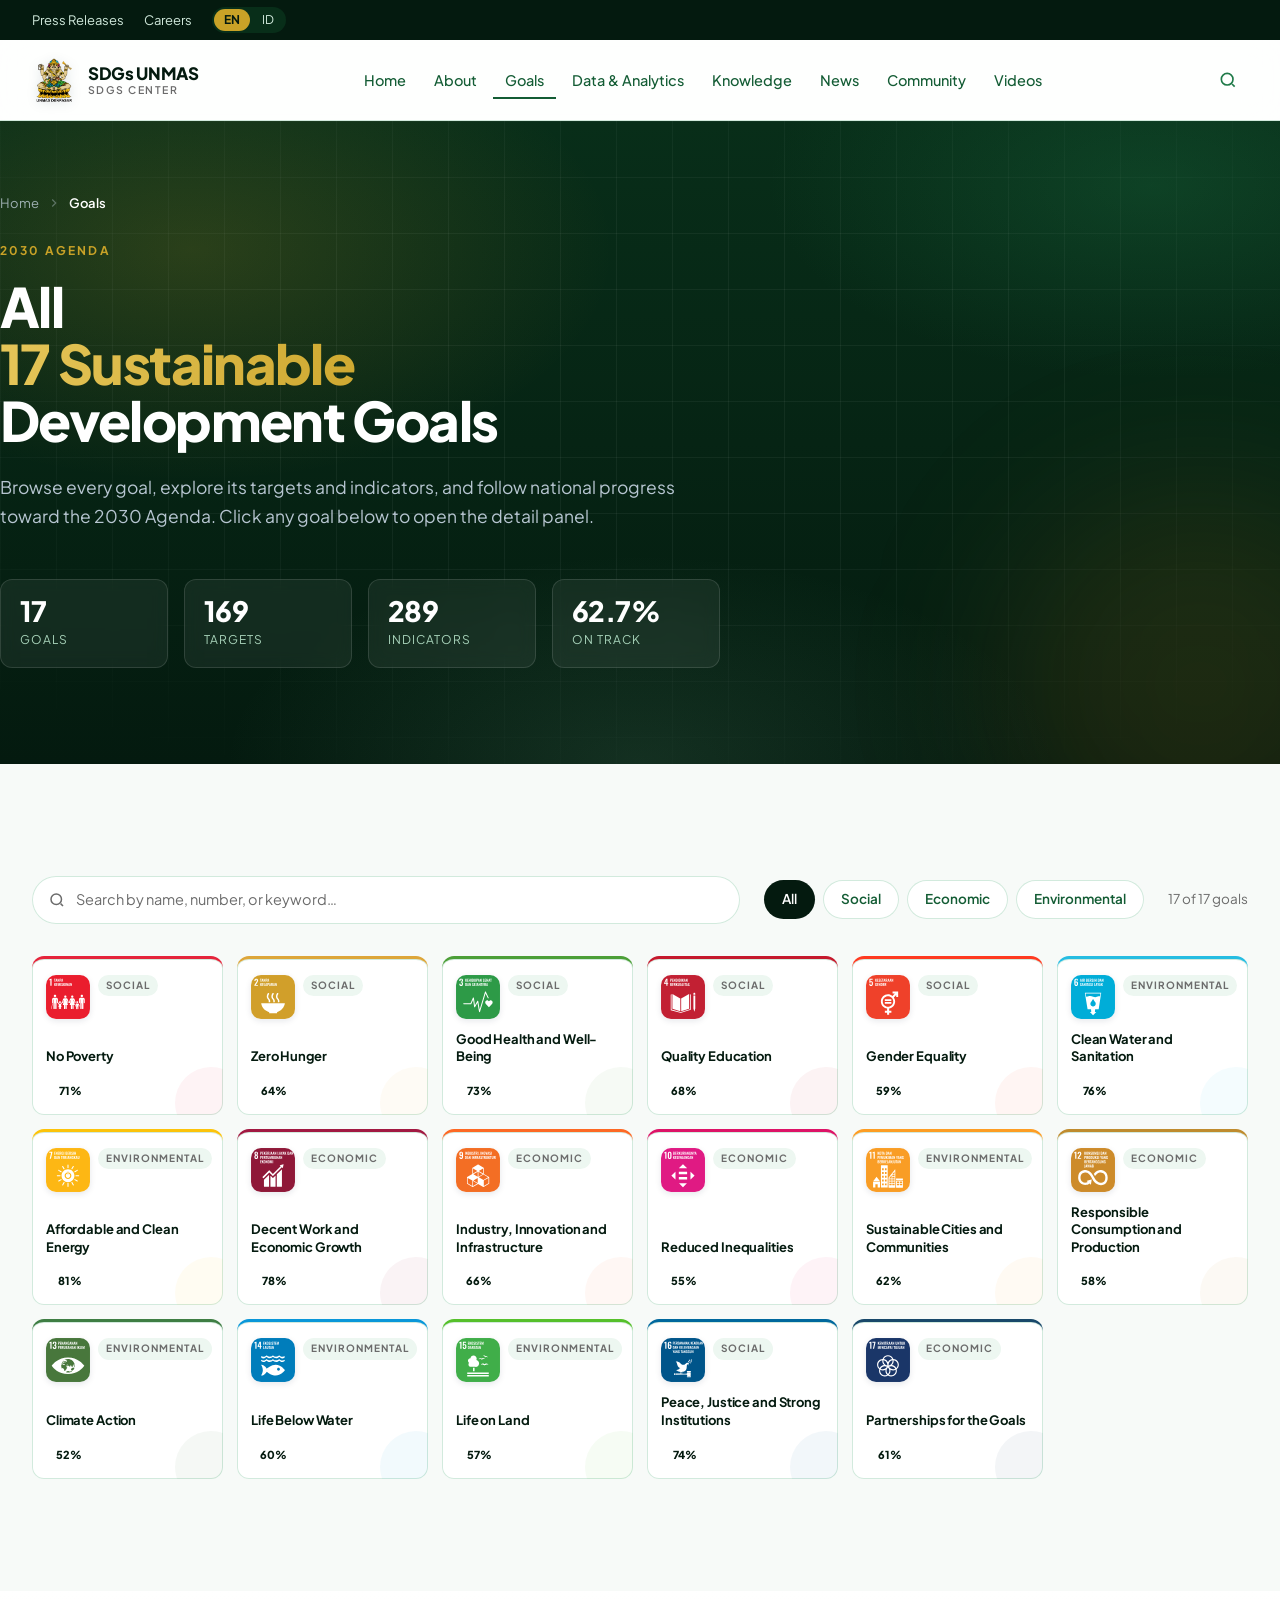
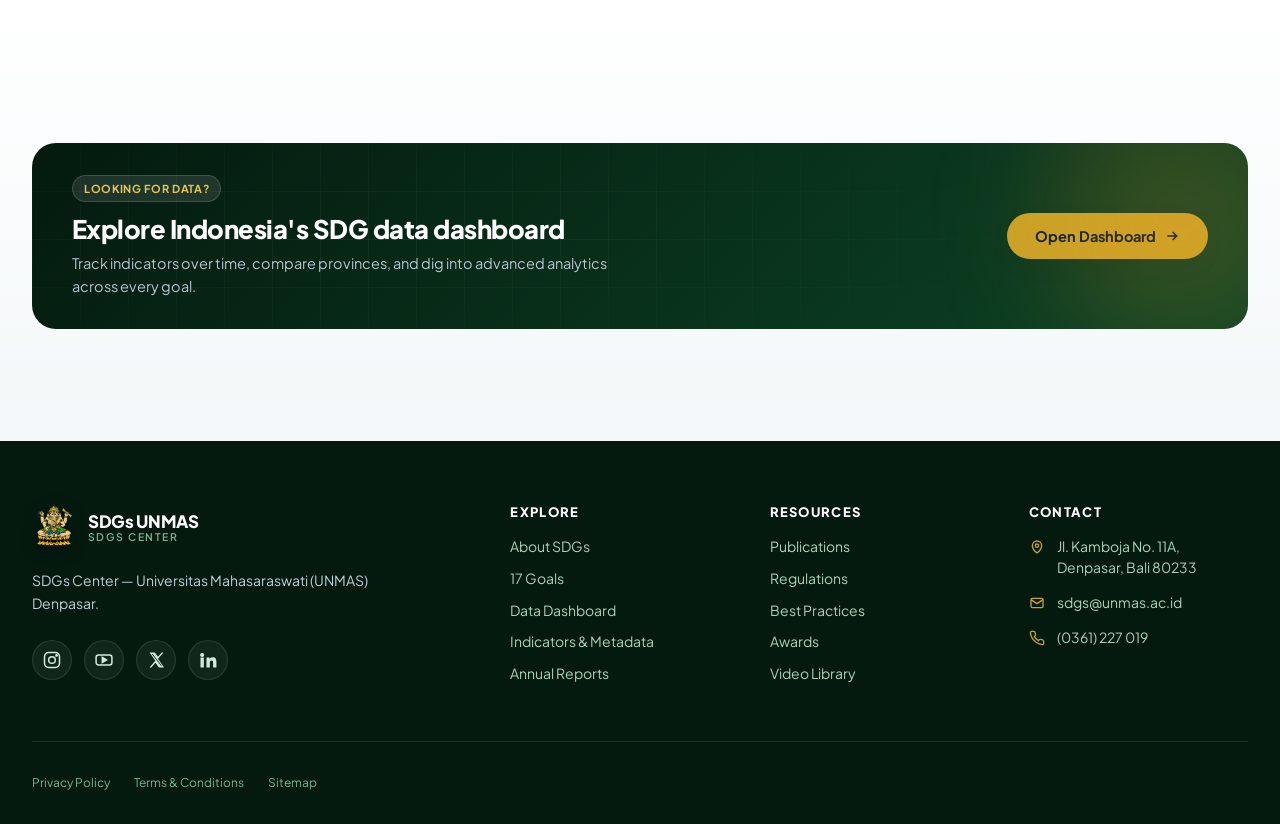
<file: goals.html>
<!doctype html>
<html lang="en">
<head>
  <meta charset="UTF-8" />
  <meta name="viewport" content="width=device-width, initial-scale=1.0" />
  <meta name="theme-color" content="#041A0F" />
  <title>SDGs UNMAS — Goals</title>
  <meta name="description" content="SDGs Center at Universitas Mahasaraswati Denpasar (UNMAS): data, analytics, publications, community, and action toward the 2030 Agenda." />

  <link rel="preconnect" href="https://fonts.googleapis.com" />
  <link rel="preconnect" href="https://fonts.gstatic.com" crossorigin />
  <link href="https://fonts.googleapis.com/css2?family=Plus+Jakarta+Sans:wght@400;500;600;700;800&family=Source+Serif+4:ital,opsz,wght@0,8..60,400;0,8..60,600;1,8..60,400&display=swap" rel="stylesheet" />

  <link rel="stylesheet" href="style.css" />
</head>

<body>

  <a href="#main" class="skip-link" data-i18n="a11y.skip">Skip to main content</a>

  <!-- ══════════════ TOP UTILITY BAR ══════════════ -->
  <div class="topbar">
    <div class="container topbar__inner">
      <div class="topbar__right">
        <a href="#" class="topbar__link" data-i18n="topbar.press">Press Releases</a>
        <a href="#" class="topbar__link" data-i18n="topbar.careers">Careers</a>
        <div class="lang-toggle" role="group" aria-label="Language">
          <button class="lang-toggle__btn is-active" data-lang="en" aria-pressed="true">EN</button>
          <button class="lang-toggle__btn" data-lang="id" aria-pressed="false">ID</button>
        </div>
      </div>
    </div>
  </div>

  <!-- ══════════════ HEADER ══════════════ -->
  <header id="site-header" class="header">
    <nav class="container header__nav" aria-label="Main navigation">
      <div class="header__row">
        <a href="#" class="brand" aria-label="SDGs UNMAS — Home">
            <img
                src="assets/unmas-logo.png"
                alt=""
                class="brand__logo-img"
                aria-hidden="true"
            />
            <span class="brand__text">
                <span class="brand__title">SDGs UNMAS</span>
                <span class="brand__sub">SDGs Center</span>
            </span>
        </a>

        <ul class="nav">
          <li><a class="nav__link" href="index.html" data-i18n="nav.home">Home</a></li>
          <li><a class="nav__link" href="about.html" data-i18n="nav.about">About</a></li>
          <li><a class="nav__link" href="goals.html" aria-current="page" data-i18n="nav.goals">Goals</a></li>
          <li><a class="nav__link" href="data.html" data-i18n="nav.data">Data &amp; Analytics</a></li>
          <li><a class="nav__link" href="knowledge.html" data-i18n="nav.knowledge">Knowledge</a></li>
          <li><a class="nav__link" href="news.html" data-i18n="nav.news">News</a></li>
          <li><a class="nav__link" href="community.html" data-i18n="nav.community">Community</a></li>
          <li><a class="nav__link" href="videos.html" data-i18n="nav.videos">Videos</a></li>
        </ul>

        <div class="header__actions">
          <button id="openSearch" class="icon-btn icon-btn--ghost" data-i18n-aria="header.searchAria" aria-label="Search SDGs Indonesia">
            <svg viewBox="0 0 24 24" fill="none" stroke="currentColor" stroke-width="2"><circle cx="11" cy="11" r="7"/><path d="m20 20-3.2-3.2"/></svg>
          </button>
          <button id="openMenu" class="icon-btn icon-btn--ghost header__burger" data-i18n-aria="header.menuAria" aria-label="Open menu" aria-expanded="false" aria-controls="mobileMenu">
            <svg viewBox="0 0 24 24" fill="none" stroke="currentColor" stroke-width="2"><path d="M4 7h16M4 12h16M4 17h16"/></svg>
          </button>
        </div>
      </div>
    </nav>

    <div id="mobileMenu" class="mobile-menu" hidden>
      <ul class="mobile-menu__list">
        <li><a class="mobile-menu__link" href="index.html" data-i18n="nav.home">Home</a></li>
        <li><a class="mobile-menu__link" href="about.html" data-i18n="nav.about">About</a></li>
        <li><a class="mobile-menu__link" href="goals.html" data-i18n="nav.goals">Goals</a></li>
        <li><a class="mobile-menu__link" href="index.html#data" data-i18n="nav.data">Data &amp; Analytics</a></li>
        <li><a class="mobile-menu__link" href="index.html#pengetahuan" data-i18n="nav.knowledge">Knowledge</a></li>
        <li><a class="mobile-menu__link" href="index.html#berita" data-i18n="nav.news">News</a></li>
        <li><a class="mobile-menu__link" href="index.html#komunitas" data-i18n="nav.community">Community</a></li>
        <li><a class="mobile-menu__link" href="videos.html" data-i18n="footer.link.video">Video Library</a></li>
      </ul>
    </div>
  </header>

  <!-- ══════════════ SEARCH OVERLAY ══════════════ -->
  <div id="searchOverlay" class="search-overlay" hidden role="dialog" aria-modal="true" aria-label="Search">
    <div class="search-overlay__backdrop" data-close-search></div>
    <div class="search-overlay__panel-wrap">
      <div class="search-overlay__panel">
        <div class="search-overlay__input-row">
          <svg viewBox="0 0 24 24" class="search-overlay__icon" fill="none" stroke="currentColor" stroke-width="2"><circle cx="11" cy="11" r="7"/><path d="m20 20-3.2-3.2"/></svg>
          <input id="searchInput" type="search" class="search-overlay__input"
                 data-i18n-placeholder="search.placeholder"
                 placeholder="Search goals, indicators, publications, or news…" />
          <kbd class="search-overlay__kbd">ESC</kbd>
        </div>
        <div class="search-overlay__body">
          <p class="search-overlay__label" data-i18n="search.popular">Popular searches</p>
          <div class="chip-row">
            <button class="chip" data-i18n="search.chip1">Poverty</button>
            <button class="chip" data-i18n="search.chip2">VNR 2024</button>
            <button class="chip" data-i18n="search.chip3">SDGs Center</button>
            <button class="chip" data-i18n="search.chip4">Perpres 111/2022</button>
            <button class="chip" data-i18n="search.chip5">Provincial Data</button>
          </div>
        </div>
      </div>
    </div>
  </div>

  <main id="main">

    <!-- ══════════════ PAGE HERO ══════════════ -->
    <section class="page-hero">
      <div class="page-hero__grid-overlay" aria-hidden="true"></div>
      <div class="page-hero__glow" aria-hidden="true"></div>

      <div class="container page-hero__inner">
        <nav class="breadcrumb" aria-label="Breadcrumb">
          <a href="index.html" data-i18n="breadcrumb.home">Home</a>
          <svg viewBox="0 0 24 24" fill="none" stroke="currentColor" stroke-width="2"><path d="M9 6l6 6-6 6"/></svg>
          <span data-i18n="breadcrumb.goals">Goals</span>
        </nav>

        <span class="eyebrow eyebrow--accent" data-i18n="catalog.hero.eyebrow">2030 Agenda</span>
        <h1 class="page-hero__title">
          <span data-i18n="catalog.hero.title1">All</span>
          <span class="page-hero__title-gradient" data-i18n="catalog.hero.title2">17 Sustainable</span>
          <span data-i18n="catalog.hero.title3">Development Goals</span>
        </h1>
        <p class="page-hero__lead" data-i18n="catalog.hero.lead">
          Browse every goal, explore its targets and indicators, and track Indonesia's national progress. Click any goal below to open the detail panel.
        </p>

        <div class="page-hero__stats">
          <div class="page-hero__stat">
            <p class="page-hero__stat-value" data-count="17">0</p>
            <p class="page-hero__stat-label" data-i18n="catalog.hero.stat1">Goals</p>
          </div>
          <div class="page-hero__stat">
            <p class="page-hero__stat-value" data-count="169">0</p>
            <p class="page-hero__stat-label" data-i18n="catalog.hero.stat2">Targets</p>
          </div>
          <div class="page-hero__stat">
            <p class="page-hero__stat-value" data-count="289">0</p>
            <p class="page-hero__stat-label" data-i18n="catalog.hero.stat3">Indicators</p>
          </div>
          <div class="page-hero__stat">
            <p class="page-hero__stat-value"><span data-count="62.7" data-decimals="1">0</span>%</p>
            <p class="page-hero__stat-label" data-i18n="catalog.hero.stat4">On track</p>
          </div>
        </div>
      </div>
    </section>

    <!-- ══════════════ CATALOG ══════════════ -->
    <section class="section">
      <div class="container">

        <!-- Toolbar -->
        <div class="catalog-toolbar reveal">
          <div class="catalog-search">
            <svg viewBox="0 0 24 24" class="catalog-search__icon" fill="none" stroke="currentColor" stroke-width="2" aria-hidden="true">
              <circle cx="11" cy="11" r="7"/><path d="m20 20-3.2-3.2"/>
            </svg>
            <input id="catalogSearch" type="search"
                   class="catalog-search__input"
                   data-i18n-placeholder="catalog.search.placeholder"
                   placeholder="Search by name, number, or keyword…"
                   aria-label="Search goals" />
          </div>

          <div class="catalog-filters" role="tablist" aria-label="Filter by category">
            <button class="filter-btn is-active" data-filter="all" role="tab" aria-selected="true">
              <span data-i18n="catalog.filter.all">All</span>
            </button>
            <button class="filter-btn" data-filter="social" role="tab" aria-selected="false">
              <span data-i18n="catalog.filter.social">Social</span>
            </button>
            <button class="filter-btn" data-filter="economic" role="tab" aria-selected="false">
              <span data-i18n="catalog.filter.economic">Economic</span>
            </button>
            <button class="filter-btn" data-filter="environmental" role="tab" aria-selected="false">
              <span data-i18n="catalog.filter.environmental">Environmental</span>
            </button>
          </div>

          <p class="catalog-count" aria-live="polite">
            <span id="catalogCount">17</span>
            <span data-i18n="catalog.count.of">of</span>
            <span>17</span>
            <span data-i18n="catalog.count.goals">goals</span>
          </p>
        </div>

        <!-- Grid of 17 tiles -->
        <div id="goalsCatalog" class="goals-catalog" role="list"></div>

        <!-- Empty state -->
        <div id="catalogEmpty" class="catalog-empty" hidden>
          <svg viewBox="0 0 24 24" fill="none" stroke="currentColor" stroke-width="1.5" aria-hidden="true">
            <circle cx="11" cy="11" r="7"/><path d="m20 20-3.2-3.2"/>
          </svg>
          <p class="catalog-empty__title" data-i18n="catalog.empty.title">No goals match your search</p>
          <p class="catalog-empty__desc" data-i18n="catalog.empty.desc">Try a different keyword or reset the filters.</p>
          <button class="btn btn--outline btn--sm" id="catalogReset" data-i18n="catalog.empty.reset">Reset filters</button>
        </div>

        <!-- Detail panel (hidden until a goal is clicked) -->
        <section id="goalDetail" class="goal-detail" hidden aria-live="polite">
          <div class="goal-detail__header" id="goalDetailHeader">
            <div class="goal-detail__head-main">
              <img
                class="goal-detail__icon"
                id="goalDetailIcon"
                src="assets/TPB-SDGs-Goal-01-Indonesia-Standar.svg"
                alt=""
                aria-hidden="true"
              />
              <div class="goal-detail__head-text">
                <p class="goal-detail__eyebrow" id="goalDetailEyebrow">Goal 1 · Social</p>
                <h2 class="goal-detail__title" id="goalDetailTitle">No Poverty</h2>
              </div>
            </div>

            <button class="goal-detail__close" id="goalDetailClose" data-i18n-aria="modal.close" aria-label="Close detail">
              <svg viewBox="0 0 24 24" fill="none" stroke="currentColor" stroke-width="2.2"><path d="M6 6l12 12M18 6 6 18"/></svg>
            </button>
          </div>

          <div class="goal-detail__body">
            <!-- Main column -->
            <div class="goal-detail__main">
              <p class="goal-detail__desc" id="goalDetailDesc"></p>

              <div class="goal-detail__block">
                <h3 class="goal-detail__block-title">
                  <span class="goal-detail__dot" id="goalDetailDotA"></span>
                  <span data-i18n="modal.targets">Key Targets</span>
                </h3>
                <ul class="goal-detail__list" id="goalDetailTargets"></ul>
              </div>

              <div class="goal-detail__block">
                <h3 class="goal-detail__block-title">
                  <span class="goal-detail__dot" id="goalDetailDotB"></span>
                  <span data-i18n="modal.indicators">Key Indicators</span>
                </h3>
                <ul class="goal-detail__list goal-detail__list--indicators" id="goalDetailIndicators"></ul>
              </div>
            </div>

            <!-- Aside stats -->
            <aside class="goal-detail__aside">
              <div class="goal-detail__stat-card">
                <p class="goal-detail__stat-label" data-i18n="catalog.detail.progress">National progress</p>
                <p class="goal-detail__stat-value">
                  <span id="goalDetailProgress">71</span><span class="goal-detail__stat-unit">%</span>
                </p>
                <div class="progress progress--dim">
                  <div class="progress__bar" id="goalDetailProgressBar" style="width:0%"></div>
                </div>

                <p class="goal-detail__trend" id="goalDetailTrend"></p>
              </div>

              <div class="goal-detail__mini-grid">
                <div class="goal-detail__mini">
                  <p class="goal-detail__mini-value" id="goalDetailTargetCount">3</p>
                  <p class="goal-detail__mini-label" data-i18n="catalog.detail.targetsLabel">Targets</p>
                </div>
                <div class="goal-detail__mini">
                  <p class="goal-detail__mini-value" id="goalDetailIndicatorCount">3</p>
                  <p class="goal-detail__mini-label" data-i18n="catalog.detail.indicatorsLabel">Indicators</p>
                </div>
              </div>

              <a href="data.html" class="btn btn--primary btn--full" id="goalDetailCTA">
                <span data-i18n="catalog.detail.cta">View full data</span>
                <svg viewBox="0 0 24 24" fill="none" stroke="currentColor" stroke-width="2.4"><path d="M5 12h14M13 6l6 6-6 6"/></svg>
              </a>
            </aside>
          </div>
        </section>

      </div>
    </section>

    <!-- ══════════════ CTA ══════════════ -->
    <section class="section section--alt">
      <div class="container">
        <div class="goals-cta reveal">
          <div class="goals-cta__content">
            <span class="goals-cta__badge" data-i18n="catalog.cta.badge">Looking for data?</span>
            <h3 class="goals-cta__title" data-i18n="catalog.cta.title">Explore Indonesia's SDG data dashboard</h3>
            <p class="goals-cta__sub" data-i18n="catalog.cta.sub">
              Track indicators over time, compare provinces, and dig into advanced analytics across every goal.
            </p>
          </div>
          <a href="data.html" class="btn btn--accent goals-cta__btn">
            <span data-i18n="catalog.cta.button">Open Dashboard</span>
            <svg viewBox="0 0 24 24" fill="none" stroke="currentColor" stroke-width="2.4"><path d="M5 12h14M13 6l6 6-6 6"/></svg>
          </a>
        </div>
      </div>
    </section>

  </main>

  <!-- ══════════════ FOOTER ══════════════ -->
  <footer class="footer">
    <div class="container">
      <div class="footer__grid">

        <div class="footer__brand-col">
          <a href="#" class="brand brand--footer" aria-label="SDGs UNMAS — Home">
            <img
                src="assets/unmas-logo.png"
                alt=""
                class="brand__logo-img"
                aria-hidden="true"
            />
            <span class="brand__text">
                <span class="brand__title">SDGs UNMAS</span>
                <span class="brand__sub">SDGs Center</span>
            </span>
        </a>

          <p class="footer__desc" data-i18n="footer.desc">
            SDGs Center — Universitas Mahasaraswati (UNMAS) Denpasar.
          </p>

          <div class="socials">
            <a href="#" class="social" aria-label="Instagram">
              <svg viewBox="0 0 24 24" fill="none" stroke="currentColor" stroke-width="1.8"><rect x="3" y="3" width="18" height="18" rx="5"/><circle cx="12" cy="12" r="4"/><circle cx="17.5" cy="6.5" r=".8" fill="currentColor"/></svg>
            </a>
            <a href="#" class="social" aria-label="YouTube">
              <svg viewBox="0 0 24 24" fill="none" stroke="currentColor" stroke-width="1.8"><rect x="2.5" y="6" width="19" height="12" rx="3"/><path d="m10 9 5 3-5 3V9Z" fill="currentColor"/></svg>
            </a>
            <a href="#" class="social" aria-label="Twitter / X">
              <svg viewBox="0 0 24 24" fill="currentColor"><path d="M18.9 3H21l-6.6 7.5L21.6 21h-6l-4.3-5.6L6.4 21H4.2l7-8-6.9-10h6.2l3.9 5.2L18.9 3Zm-1 16h1.2L8.1 4.9H6.8L17.9 19Z"/></svg>
            </a>
            <a href="#" class="social" aria-label="LinkedIn">
              <svg viewBox="0 0 24 24" fill="currentColor"><path d="M4.98 3.5a2.5 2.5 0 1 1 0 5 2.5 2.5 0 0 1 0-5ZM3 9h4v12H3V9Zm7 0h3.8v1.7h.1c.5-.9 1.8-1.9 3.6-1.9 3.9 0 4.6 2.5 4.6 5.8V21h-4v-5.4c0-1.3 0-3-1.8-3s-2.1 1.4-2.1 2.9V21h-4V9Z"/></svg>
            </a>
          </div>
        </div>

        <div class="footer__col">
          <h4 class="footer__heading" data-i18n="footer.explore">Explore</h4>
          <ul class="footer__list">
            <li><a href="about.html" data-i18n="footer.link.about">About SDGs</a></li>
            <li><a href="index.html#tujuan" data-i18n="footer.link.goals">17 Goals</a></li>
            <li><a href="index.html#data" data-i18n="footer.link.dashboard">Data Dashboard</a></li>
            <li><a href="#" data-i18n="footer.link.indicators">Indicators &amp; Metadata</a></li>
            <li><a href="#" data-i18n="footer.link.reports">Annual Reports</a></li>
          </ul>
        </div>

        <div class="footer__col">
          <h4 class="footer__heading" data-i18n="footer.resources">Resources</h4>
          <ul class="footer__list">
            <li><a href="index.html#pengetahuan" data-i18n="footer.link.publications">Publications</a></li>
            <li><a href="#" data-i18n="footer.link.regulations">Regulations</a></li>
            <li><a href="#" data-i18n="footer.link.bestPractices">Best Practices</a></li>
            <li><a href="#" data-i18n="footer.link.awards">Awards</a></li>
            <li><a href="videos.html" data-i18n="footer.link.video">Video Library</a></li>
          </ul>
        </div>

        <div class="footer__col">
          <h4 class="footer__heading" data-i18n="footer.contact">Contact</h4>
          <ul class="footer__contact">
            <li>
              <svg viewBox="0 0 24 24" fill="none" stroke="currentColor" stroke-width="2"><path d="M12 21s-7-5.5-7-11a7 7 0 1 1 14 0c0 5.5-7 11-7 11Z"/><circle cx="12" cy="10" r="2.5"/></svg>
              <span data-i18n="footer.address">Jl. Kamboja No. 11A,<br/>Denpasar, Bali 80233</span>
            </li>
            <li>
              <svg viewBox="0 0 24 24" fill="none" stroke="currentColor" stroke-width="2"><rect x="3" y="5" width="18" height="14" rx="2"/><path d="m3 7 9 6 9-6"/></svg>
              <a href="mailto:sdgs@unmas.ac.id">sdgs@unmas.ac.id</a>
            </li>
            <li>
              <svg viewBox="0 0 24 24" fill="none" stroke="currentColor" stroke-width="2"><path d="M22 16.9v3a2 2 0 0 1-2.2 2 19.8 19.8 0 0 1-8.6-3.1 19.5 19.5 0 0 1-6-6A19.8 19.8 0 0 1 2.1 4.2 2 2 0 0 1 4.1 2h3a2 2 0 0 1 2 1.7c.1 1 .4 1.9.7 2.8a2 2 0 0 1-.4 2.1L8.1 9.9a16 16 0 0 0 6 6l1.3-1.3a2 2 0 0 1 2.1-.4c.9.3 1.8.6 2.8.7a2 2 0 0 1 1.7 2Z"/></svg>
              <span>(0361) 227 019</span>
            </li>
          </ul>
        </div>
      </div>

      <div class="footer__bottom">
        <div class="footer__legal">
          <a href="#" data-i18n="footer.privacy">Privacy Policy</a>
          <a href="#" data-i18n="footer.terms">Terms &amp; Conditions</a>
          <a href="#" data-i18n="footer.sitemap">Sitemap</a>
        </div>
      </div>
    </div>
  </footer>

  <button id="backToTop" class="back-to-top" data-i18n-aria="a11y.backToTop" aria-label="Back to top">
    <svg viewBox="0 0 24 24" fill="none" stroke="currentColor" stroke-width="2.4"><path d="M12 19V5M5 12l7-7 7 7"/></svg>
  </button>

  <script src="script.js" defer></script>
</body>
</html>
</file>
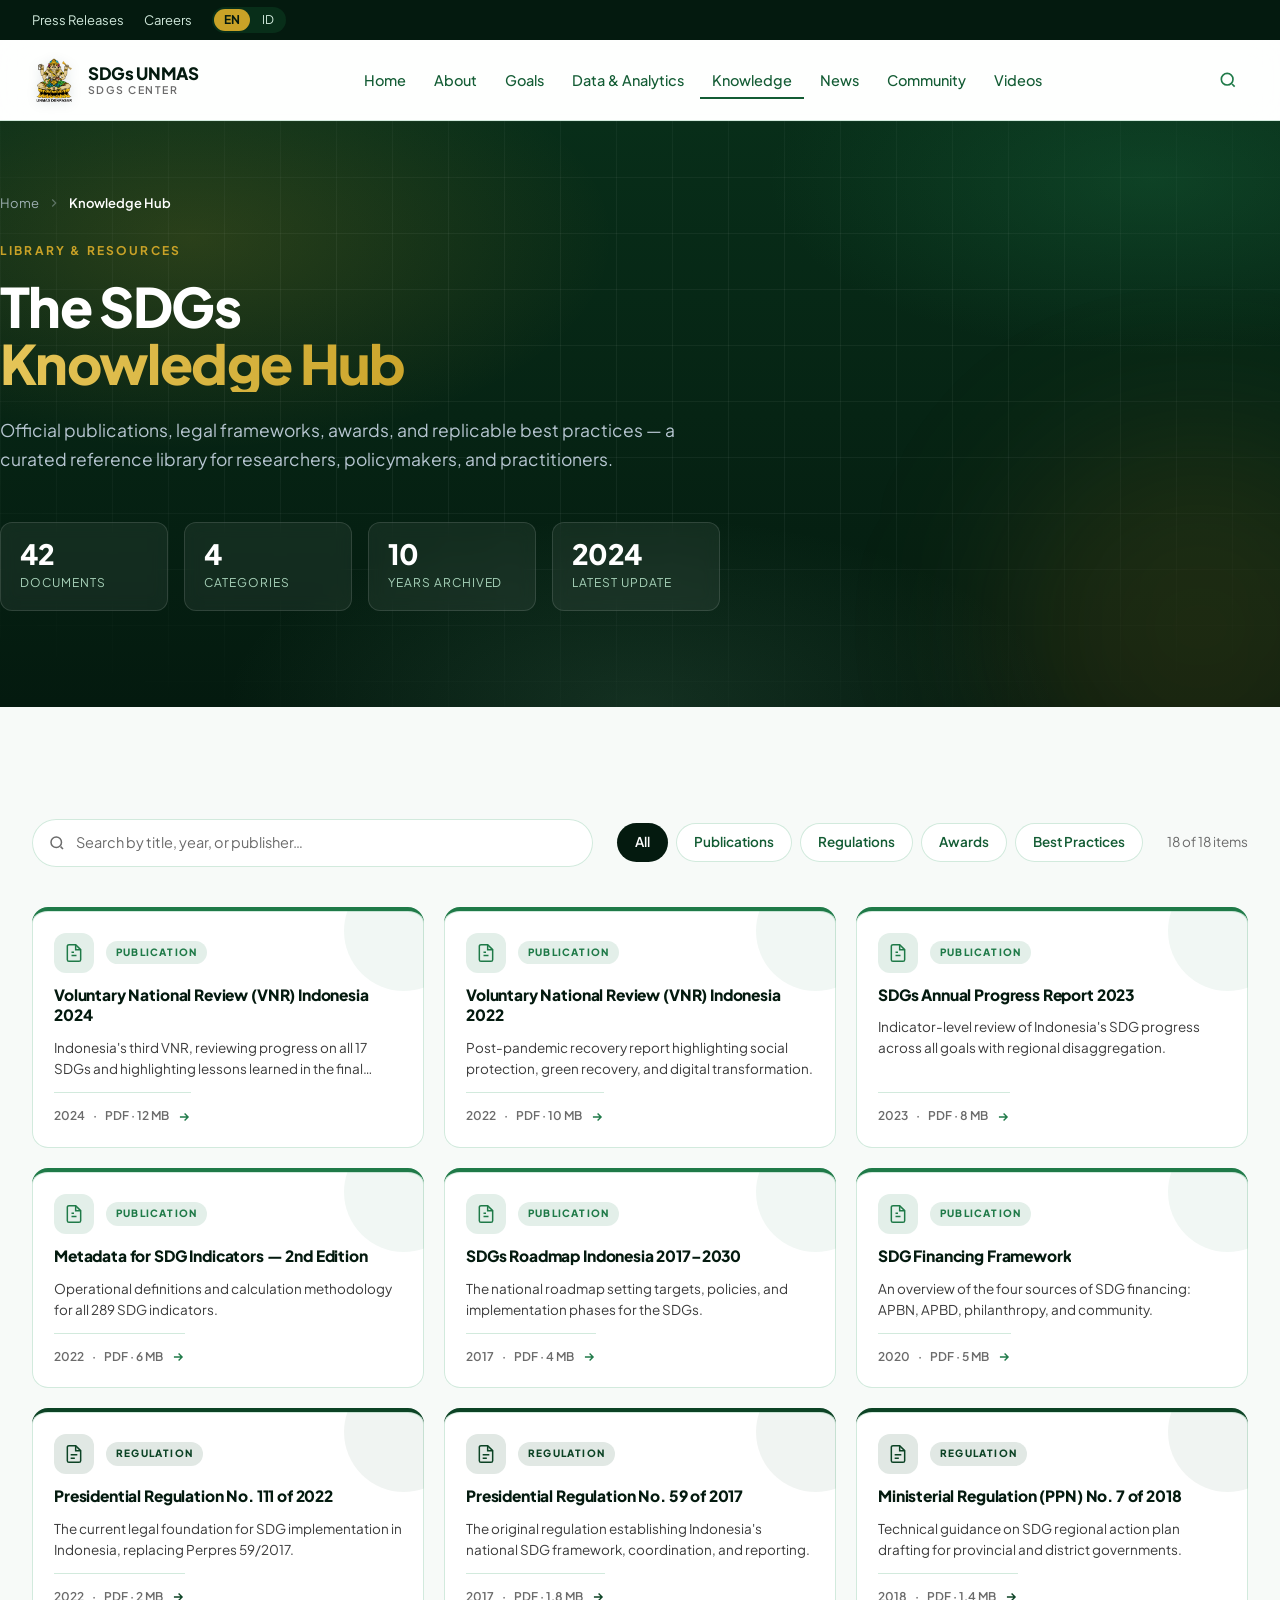
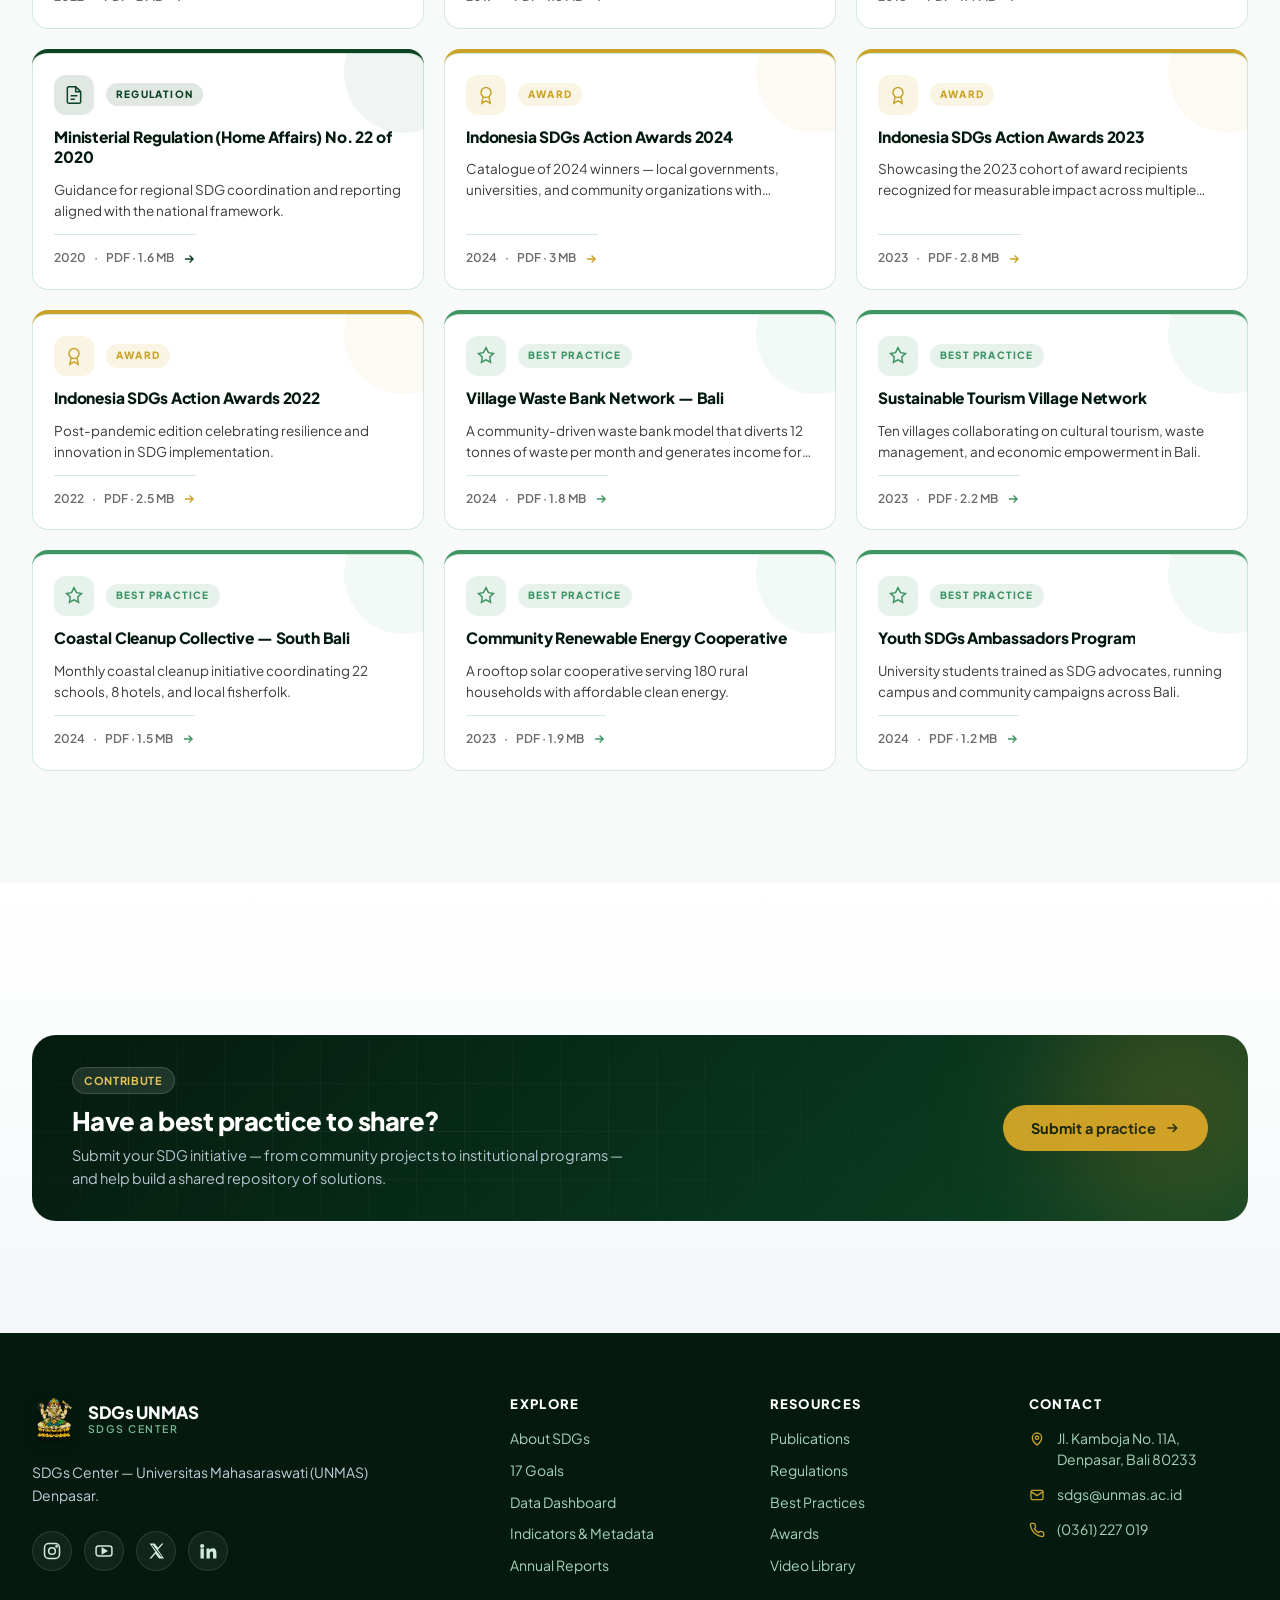
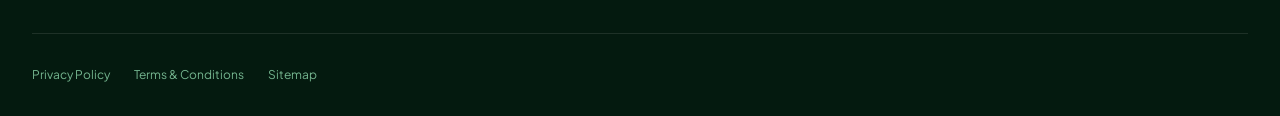
<file: knowledge.html>
<!doctype html>
<html lang="en">
<head>
  <meta charset="UTF-8" />
  <meta name="viewport" content="width=device-width, initial-scale=1.0" />
  <meta name="theme-color" content="#041A0F" />
  <title>Knowledge Hub — SDGs UNMAS</title>
  <meta name="description" content="Publications, regulations, awards, and best practices on the Sustainable Development Goals from SDGs UNMAS — Universitas Mahasaraswati Denpasar." />

  <link rel="preconnect" href="https://fonts.googleapis.com" />
  <link rel="preconnect" href="https://fonts.gstatic.com" crossorigin />
  <link href="https://fonts.googleapis.com/css2?family=Plus+Jakarta+Sans:wght@400;500;600;700;800&family=Source+Serif+4:ital,opsz,wght@0,8..60,400;0,8..60,600;1,8..60,400&display=swap" rel="stylesheet" />

  <link rel="stylesheet" href="style.css" />
</head>

<body>

  <a href="#main" class="skip-link" data-i18n="a11y.skip">Skip to main content</a>

  <!-- ══════════════ TOP UTILITY BAR ══════════════ -->
  <div class="topbar">
    <div class="container topbar__inner">
      <div class="topbar__right">
        <a href="#" class="topbar__link" data-i18n="topbar.press">Press Releases</a>
        <a href="#" class="topbar__link" data-i18n="topbar.careers">Careers</a>
        <div class="lang-toggle" role="group" aria-label="Language">
          <button class="lang-toggle__btn is-active" data-lang="en" aria-pressed="true">EN</button>
          <button class="lang-toggle__btn" data-lang="id" aria-pressed="false">ID</button>
        </div>
      </div>
    </div>
  </div>

  <!-- ══════════════ HEADER ══════════════ -->
  <header id="site-header" class="header">
    <nav class="container header__nav" aria-label="Main navigation">
      <div class="header__row">
        <a href="index.html" class="brand" aria-label="SDGs UNMAS — Home">
          <img
            src="assets/unmas-logo.png"
            alt=""
            class="brand__logo-img"
            aria-hidden="true"
          />
          <span class="brand__text">
            <span class="brand__title">SDGs UNMAS</span>
            <span class="brand__sub">SDGs Center</span>
          </span>
        </a>

        <ul class="nav">
          <li><a class="nav__link" href="index.html" data-i18n="nav.home">Home</a></li>
          <li><a class="nav__link" href="about.html" data-i18n="nav.about">About</a></li>
          <li><a class="nav__link" href="goals.html" data-i18n="nav.goals">Goals</a></li>
          <li><a class="nav__link" href="data.html" data-i18n="nav.data">Data &amp; Analytics</a></li>
          <li><a class="nav__link" href="knowledge.html" aria-current="page" data-i18n="nav.knowledge">Knowledge</a></li>
          <li><a class="nav__link" href="news.html" data-i18n="nav.news">News</a></li>
          <li><a class="nav__link" href="community.html" data-i18n="nav.community">Community</a></li>
          <li><a class="nav__link" href="videos.html" data-i18n="nav.videos">Videos</a></li>
        </ul>

        <div class="header__actions">
          <button id="openSearch" class="icon-btn icon-btn--ghost" data-i18n-aria="header.searchAria" aria-label="Search SDGs UNMAS">
            <svg viewBox="0 0 24 24" fill="none" stroke="currentColor" stroke-width="2"><circle cx="11" cy="11" r="7"/><path d="m20 20-3.2-3.2"/></svg>
          </button>
          <button id="openMenu" class="icon-btn icon-btn--ghost header__burger" data-i18n-aria="header.menuAria" aria-label="Open menu" aria-expanded="false" aria-controls="mobileMenu">
            <svg viewBox="0 0 24 24" fill="none" stroke="currentColor" stroke-width="2"><path d="M4 7h16M4 12h16M4 17h16"/></svg>
          </button>
        </div>
      </div>
    </nav>

    <div id="mobileMenu" class="mobile-menu" hidden>
      <ul class="mobile-menu__list">
        <li><a class="mobile-menu__link" href="index.html" data-i18n="nav.home">Home</a></li>
        <li><a class="mobile-menu__link" href="about.html" data-i18n="nav.about">About</a></li>
        <li><a class="mobile-menu__link" href="goals.html" data-i18n="nav.goals">Goals</a></li>
        <li><a class="mobile-menu__link" href="data.html" data-i18n="nav.data">Data &amp; Analytics</a></li>
        <li><a class="mobile-menu__link" href="knowledge.html" data-i18n="nav.knowledge">Knowledge</a></li>
        <li><a class="mobile-menu__link" href="news.html" data-i18n="nav.news">News</a></li>
        <li><a class="mobile-menu__link" href="community.html" data-i18n="nav.community">Community</a></li>
        <li><a class="mobile-menu__link" href="videos.html" data-i18n="footer.link.video">Video Library</a></li>
        <li><a class="mobile-menu__link" href="videos.html" data-i18n="footer.link.video">Video Library</a></li>
      </ul>
    </div>
  </header>

  <!-- ══════════════ SEARCH OVERLAY ══════════════ -->
  <div id="searchOverlay" class="search-overlay" hidden role="dialog" aria-modal="true" aria-label="Search">
    <div class="search-overlay__backdrop" data-close-search></div>
    <div class="search-overlay__panel-wrap">
      <div class="search-overlay__panel">
        <div class="search-overlay__input-row">
          <svg viewBox="0 0 24 24" class="search-overlay__icon" fill="none" stroke="currentColor" stroke-width="2"><circle cx="11" cy="11" r="7"/><path d="m20 20-3.2-3.2"/></svg>
          <input id="searchInput" type="search" class="search-overlay__input"
                 data-i18n-placeholder="search.placeholder"
                 placeholder="Search goals, indicators, publications, or news…" />
          <kbd class="search-overlay__kbd">ESC</kbd>
        </div>
        <div class="search-overlay__body">
          <p class="search-overlay__label" data-i18n="search.popular">Popular searches</p>
          <div class="chip-row">
            <button class="chip" data-i18n="search.chip1">Poverty</button>
            <button class="chip" data-i18n="search.chip2">VNR 2024</button>
            <button class="chip" data-i18n="search.chip3">SDGs Center</button>
            <button class="chip" data-i18n="search.chip4">Perpres 111/2022</button>
            <button class="chip" data-i18n="search.chip5">Provincial Data</button>
          </div>
        </div>
      </div>
    </div>
  </div>

  <main id="main">

    <!-- ══════════════ PAGE HERO ══════════════ -->
    <section class="page-hero">
      <div class="page-hero__grid-overlay" aria-hidden="true"></div>
      <div class="page-hero__glow" aria-hidden="true"></div>

      <div class="container page-hero__inner">
        <nav class="breadcrumb" aria-label="Breadcrumb">
          <a href="index.html" data-i18n="breadcrumb.home">Home</a>
          <svg viewBox="0 0 24 24" fill="none" stroke="currentColor" stroke-width="2"><path d="M9 6l6 6-6 6"/></svg>
          <span data-i18n="breadcrumb.knowledge">Knowledge Hub</span>
        </nav>

        <span class="eyebrow eyebrow--accent" data-i18n="knowledge.hero.eyebrow">Library &amp; Resources</span>
        <h1 class="page-hero__title">
          <span data-i18n="knowledge.hero.title1">The SDGs</span>
          <span class="page-hero__title-gradient" data-i18n="knowledge.hero.title2">Knowledge Hub</span>
        </h1>
        <p class="page-hero__lead" data-i18n="knowledge.hero.lead">
          Official publications, legal frameworks, awards, and replicable best practices — a curated reference library for researchers, policymakers, and practitioners.
        </p>

        <div class="page-hero__stats">
          <div class="page-hero__stat">
            <p class="page-hero__stat-value" data-count="42">0</p>
            <p class="page-hero__stat-label" data-i18n="knowledge.hero.stat1">Documents</p>
          </div>
          <div class="page-hero__stat">
            <p class="page-hero__stat-value" data-count="4">0</p>
            <p class="page-hero__stat-label" data-i18n="knowledge.hero.stat2">Categories</p>
          </div>
          <div class="page-hero__stat">
            <p class="page-hero__stat-value" data-count="10">0</p>
            <p class="page-hero__stat-label" data-i18n="knowledge.hero.stat3">Years archived</p>
          </div>
          <div class="page-hero__stat">
            <p class="page-hero__stat-value">2024</p>
            <p class="page-hero__stat-label" data-i18n="knowledge.hero.stat4">Latest update</p>
          </div>
        </div>
      </div>
    </section>

    <!-- ══════════════ CATALOG ══════════════ -->
    <section class="section">
      <div class="container">

        <!-- Toolbar -->
        <div class="catalog-toolbar reveal">
          <div class="catalog-search">
            <svg viewBox="0 0 24 24" class="catalog-search__icon" fill="none" stroke="currentColor" stroke-width="2" aria-hidden="true">
              <circle cx="11" cy="11" r="7"/><path d="m20 20-3.2-3.2"/>
            </svg>
            <input id="knowledgeSearch" type="search"
                   class="catalog-search__input"
                   data-i18n-placeholder="knowledge.search.placeholder"
                   placeholder="Search by title, year, or publisher…"
                   aria-label="Search knowledge items" />
          </div>

          <div class="catalog-filters" role="tablist" aria-label="Filter by type">
            <button class="filter-btn is-active" data-filter="all" role="tab" aria-selected="true">
              <span data-i18n="knowledge.filter.all">All</span>
            </button>
            <button class="filter-btn" data-filter="publication" role="tab" aria-selected="false">
              <span data-i18n="knowledge.filter.publication">Publications</span>
            </button>
            <button class="filter-btn" data-filter="regulation" role="tab" aria-selected="false">
              <span data-i18n="knowledge.filter.regulation">Regulations</span>
            </button>
            <button class="filter-btn" data-filter="award" role="tab" aria-selected="false">
              <span data-i18n="knowledge.filter.award">Awards</span>
            </button>
            <button class="filter-btn" data-filter="bestPractice" role="tab" aria-selected="false">
              <span data-i18n="knowledge.filter.bestPractice">Best Practices</span>
            </button>
          </div>

          <p class="catalog-count" aria-live="polite">
            <span id="knowledgeCount">18</span>
            <span data-i18n="knowledge.count.of">of</span>
            <span>18</span>
            <span data-i18n="knowledge.count.items">items</span>
          </p>
        </div>

        <!-- Grid -->
        <div id="knowledgeGrid" class="knowledge-grid" role="list"></div>

        <!-- Empty state -->
        <div id="knowledgeEmpty" class="catalog-empty" hidden>
          <svg viewBox="0 0 24 24" fill="none" stroke="currentColor" stroke-width="1.5" aria-hidden="true">
            <circle cx="11" cy="11" r="7"/><path d="m20 20-3.2-3.2"/>
          </svg>
          <p class="catalog-empty__title" data-i18n="knowledge.empty.title">No items match your search</p>
          <p class="catalog-empty__desc" data-i18n="knowledge.empty.desc">Try a different keyword or reset the filters.</p>
          <button class="btn btn--outline btn--sm" id="knowledgeReset" data-i18n="knowledge.empty.reset">Reset filters</button>
        </div>

      </div>
    </section>

    <!-- ══════════════ CTA ══════════════ -->
    <section class="section section--alt">
      <div class="container">
        <div class="goals-cta reveal">
          <div class="goals-cta__content">
            <span class="goals-cta__badge" data-i18n="knowledge.cta.badge">Contribute</span>
            <h3 class="goals-cta__title" data-i18n="knowledge.cta.title">Have a best practice to share?</h3>
            <p class="goals-cta__sub" data-i18n="knowledge.cta.sub">
              Submit your SDG initiative — from community projects to institutional programs — and help build a shared repository of solutions.
            </p>
          </div>
          <a href="community.html" class="btn btn--accent goals-cta__btn">
            <span data-i18n="knowledge.cta.button">Submit a practice</span>
            <svg viewBox="0 0 24 24" fill="none" stroke="currentColor" stroke-width="2.4"><path d="M5 12h14M13 6l6 6-6 6"/></svg>
          </a>
        </div>
      </div>
    </section>

  </main>

  <!-- ══════════════ FOOTER ══════════════ -->
  <footer class="footer">
    <div class="container">
      <div class="footer__grid">

        <div class="footer__brand-col">
          <a href="index.html" class="brand brand--footer" aria-label="SDGs UNMAS — Home">
            <img
              src="assets/unmas-logo.png"
              alt=""
              class="brand__logo-img"
              aria-hidden="true"
            />
            <span class="brand__text">
              <span class="brand__title">SDGs UNMAS</span>
              <span class="brand__sub">SDGs Center</span>
            </span>
          </a>

          <p class="footer__desc" data-i18n="footer.desc">
            SDGs Center — Universitas Mahasaraswati (UNMAS) Denpasar.
          </p>

          <div class="socials">
            <a href="#" class="social" aria-label="Instagram">
              <svg viewBox="0 0 24 24" fill="none" stroke="currentColor" stroke-width="1.8"><rect x="3" y="3" width="18" height="18" rx="5"/><circle cx="12" cy="12" r="4"/><circle cx="17.5" cy="6.5" r=".8" fill="currentColor"/></svg>
            </a>
            <a href="#" class="social" aria-label="YouTube">
              <svg viewBox="0 0 24 24" fill="none" stroke="currentColor" stroke-width="1.8"><rect x="2.5" y="6" width="19" height="12" rx="3"/><path d="m10 9 5 3-5 3V9Z" fill="currentColor"/></svg>
            </a>
            <a href="#" class="social" aria-label="Twitter / X">
              <svg viewBox="0 0 24 24" fill="currentColor"><path d="M18.9 3H21l-6.6 7.5L21.6 21h-6l-4.3-5.6L6.4 21H4.2l7-8-6.9-10h6.2l3.9 5.2L18.9 3Zm-1 16h1.2L8.1 4.9H6.8L17.9 19Z"/></svg>
            </a>
            <a href="#" class="social" aria-label="LinkedIn">
              <svg viewBox="0 0 24 24" fill="currentColor"><path d="M4.98 3.5a2.5 2.5 0 1 1 0 5 2.5 2.5 0 0 1 0-5ZM3 9h4v12H3V9Zm7 0h3.8v1.7h.1c.5-.9 1.8-1.9 3.6-1.9 3.9 0 4.6 2.5 4.6 5.8V21h-4v-5.4c0-1.3 0-3-1.8-3s-2.1 1.4-2.1 2.9V21h-4V9Z"/></svg>
            </a>
          </div>
        </div>

        <div class="footer__col">
          <h4 class="footer__heading" data-i18n="footer.explore">Explore</h4>
          <ul class="footer__list">
            <li><a href="about.html" data-i18n="footer.link.about">About SDGs</a></li>
            <li><a href="goals.html" data-i18n="footer.link.goals">17 Goals</a></li>
            <li><a href="data.html" data-i18n="footer.link.dashboard">Data Dashboard</a></li>
            <li><a href="#" data-i18n="footer.link.indicators">Indicators &amp; Metadata</a></li>
            <li><a href="knowledge.html" data-i18n="footer.link.reports">Annual Reports</a></li>
          </ul>
        </div>

        <div class="footer__col">
          <h4 class="footer__heading" data-i18n="footer.resources">Resources</h4>
          <ul class="footer__list">
            <li><a href="knowledge.html" data-i18n="footer.link.publications">Publications</a></li>
            <li><a href="knowledge.html" data-i18n="footer.link.regulations">Regulations</a></li>
            <li><a href="knowledge.html" data-i18n="footer.link.bestPractices">Best Practices</a></li>
            <li><a href="knowledge.html" data-i18n="footer.link.awards">Awards</a></li>
            <li><a href="videos.html" data-i18n="footer.link.video">Video Library</a></li>
          </ul>
        </div>

        <div class="footer__col">
          <h4 class="footer__heading" data-i18n="footer.contact">Contact</h4>
          <ul class="footer__contact">
            <li>
              <svg viewBox="0 0 24 24" fill="none" stroke="currentColor" stroke-width="2"><path d="M12 21s-7-5.5-7-11a7 7 0 1 1 14 0c0 5.5-7 11-7 11Z"/><circle cx="12" cy="10" r="2.5"/></svg>
              <span data-i18n="footer.address">Jl. Kamboja No. 11A,<br/>Denpasar, Bali 80233</span>
            </li>
            <li>
              <svg viewBox="0 0 24 24" fill="none" stroke="currentColor" stroke-width="2"><rect x="3" y="5" width="18" height="14" rx="2"/><path d="m3 7 9 6 9-6"/></svg>
              <a href="mailto:sdgs@unmas.ac.id">sdgs@unmas.ac.id</a>
            </li>
            <li>
              <svg viewBox="0 0 24 24" fill="none" stroke="currentColor" stroke-width="2"><path d="M22 16.9v3a2 2 0 0 1-2.2 2 19.8 19.8 0 0 1-8.6-3.1 19.5 19.5 0 0 1-6-6A19.8 19.8 0 0 1 2.1 4.2 2 2 0 0 1 4.1 2h3a2 2 0 0 1 2 1.7c.1 1 .4 1.9.7 2.8a2 2 0 0 1-.4 2.1L8.1 9.9a16 16 0 0 0 6 6l1.3-1.3a2 2 0 0 1 2.1-.4c.9.3 1.8.6 2.8.7a2 2 0 0 1 1.7 2Z"/></svg>
              <span>(0361) 227 019</span>
            </li>
          </ul>
        </div>
      </div>

      <div class="footer__bottom">
        <div class="footer__legal">
          <a href="#" data-i18n="footer.privacy">Privacy Policy</a>
          <a href="#" data-i18n="footer.terms">Terms &amp; Conditions</a>
          <a href="#" data-i18n="footer.sitemap">Sitemap</a>
        </div>
      </div>
    </div>
  </footer>

  <button id="backToTop" class="back-to-top" data-i18n-aria="a11y.backToTop" aria-label="Back to top">
    <svg viewBox="0 0 24 24" fill="none" stroke="currentColor" stroke-width="2.4"><path d="M12 19V5M5 12l7-7 7 7"/></svg>
  </button>

  <!-- ══════════════ KNOWLEDGE DETAIL MODAL ══════════════ -->
  <div class="knowledge-modal" id="knowledgeModal" hidden>
    <div class="knowledge-modal__backdrop" data-close-knowledge></div>

    <div class="knowledge-modal__panel" role="dialog" aria-modal="true" aria-labelledby="knowledgeModalTitle" tabindex="-1">
      <button class="knowledge-modal__close" data-close-knowledge aria-label="Close">
        <svg viewBox="0 0 24 24" fill="none" stroke="currentColor" stroke-width="2"><path d="M6 6l12 12M18 6 6 18"/></svg>
      </button>

      <header class="knowledge-modal__header" id="knowledgeModalHeader">
        <span class="knowledge-modal__icon" id="knowledgeModalIcon">
          <svg viewBox="0 0 24 24" fill="none" stroke="currentColor" stroke-width="1.8"><path d="M14 2H6a2 2 0 0 0-2 2v16a2 2 0 0 0 2 2h12a2 2 0 0 0 2-2V8Z"/><path d="M14 2v6h6"/></svg>
        </span>
        <div class="knowledge-modal__heading">
          <p class="knowledge-modal__type" id="knowledgeModalType">Publication</p>
          <h2 class="knowledge-modal__title" id="knowledgeModalTitle">Loading…</h2>
        </div>
      </header>

      <div class="knowledge-modal__body">
        <p class="knowledge-modal__desc" id="knowledgeModalDesc"></p>

        <dl class="knowledge-modal__meta" id="knowledgeModalMeta"></dl>
      </div>

      <footer class="knowledge-modal__footer">
        <button class="btn btn--outline btn--full" data-close-knowledge data-i18n="knowledge.modal.close">Close</button>
        <a href="#" class="btn btn--primary btn--full" id="knowledgeModalDownload">
          <span data-i18n="knowledge.modal.download">Download</span>
          <svg viewBox="0 0 24 24" fill="none" stroke="currentColor" stroke-width="2.4"><path d="M12 5v14M6 13l6 6 6-6"/></svg>
        </a>
      </footer>
    </div>
  </div>

  <script src="script.js" defer></script>
</body>
</html>
</file>
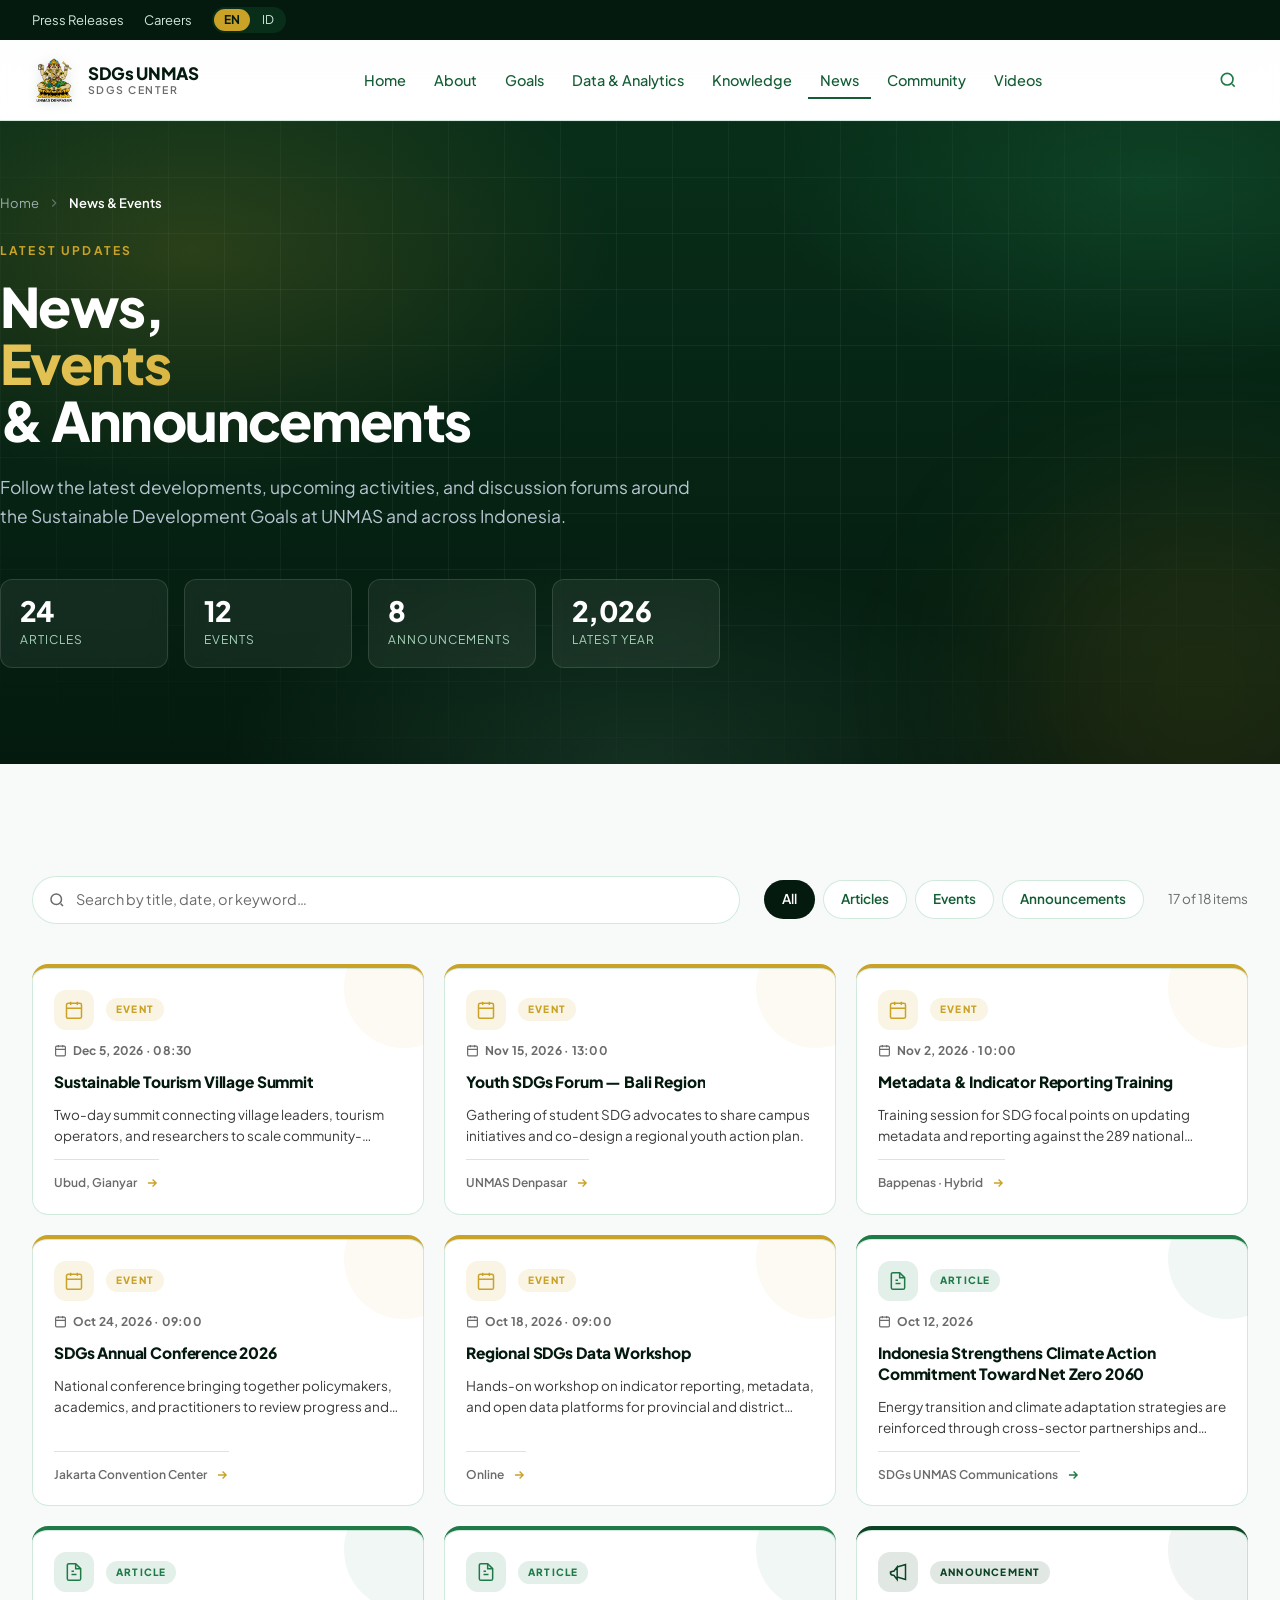
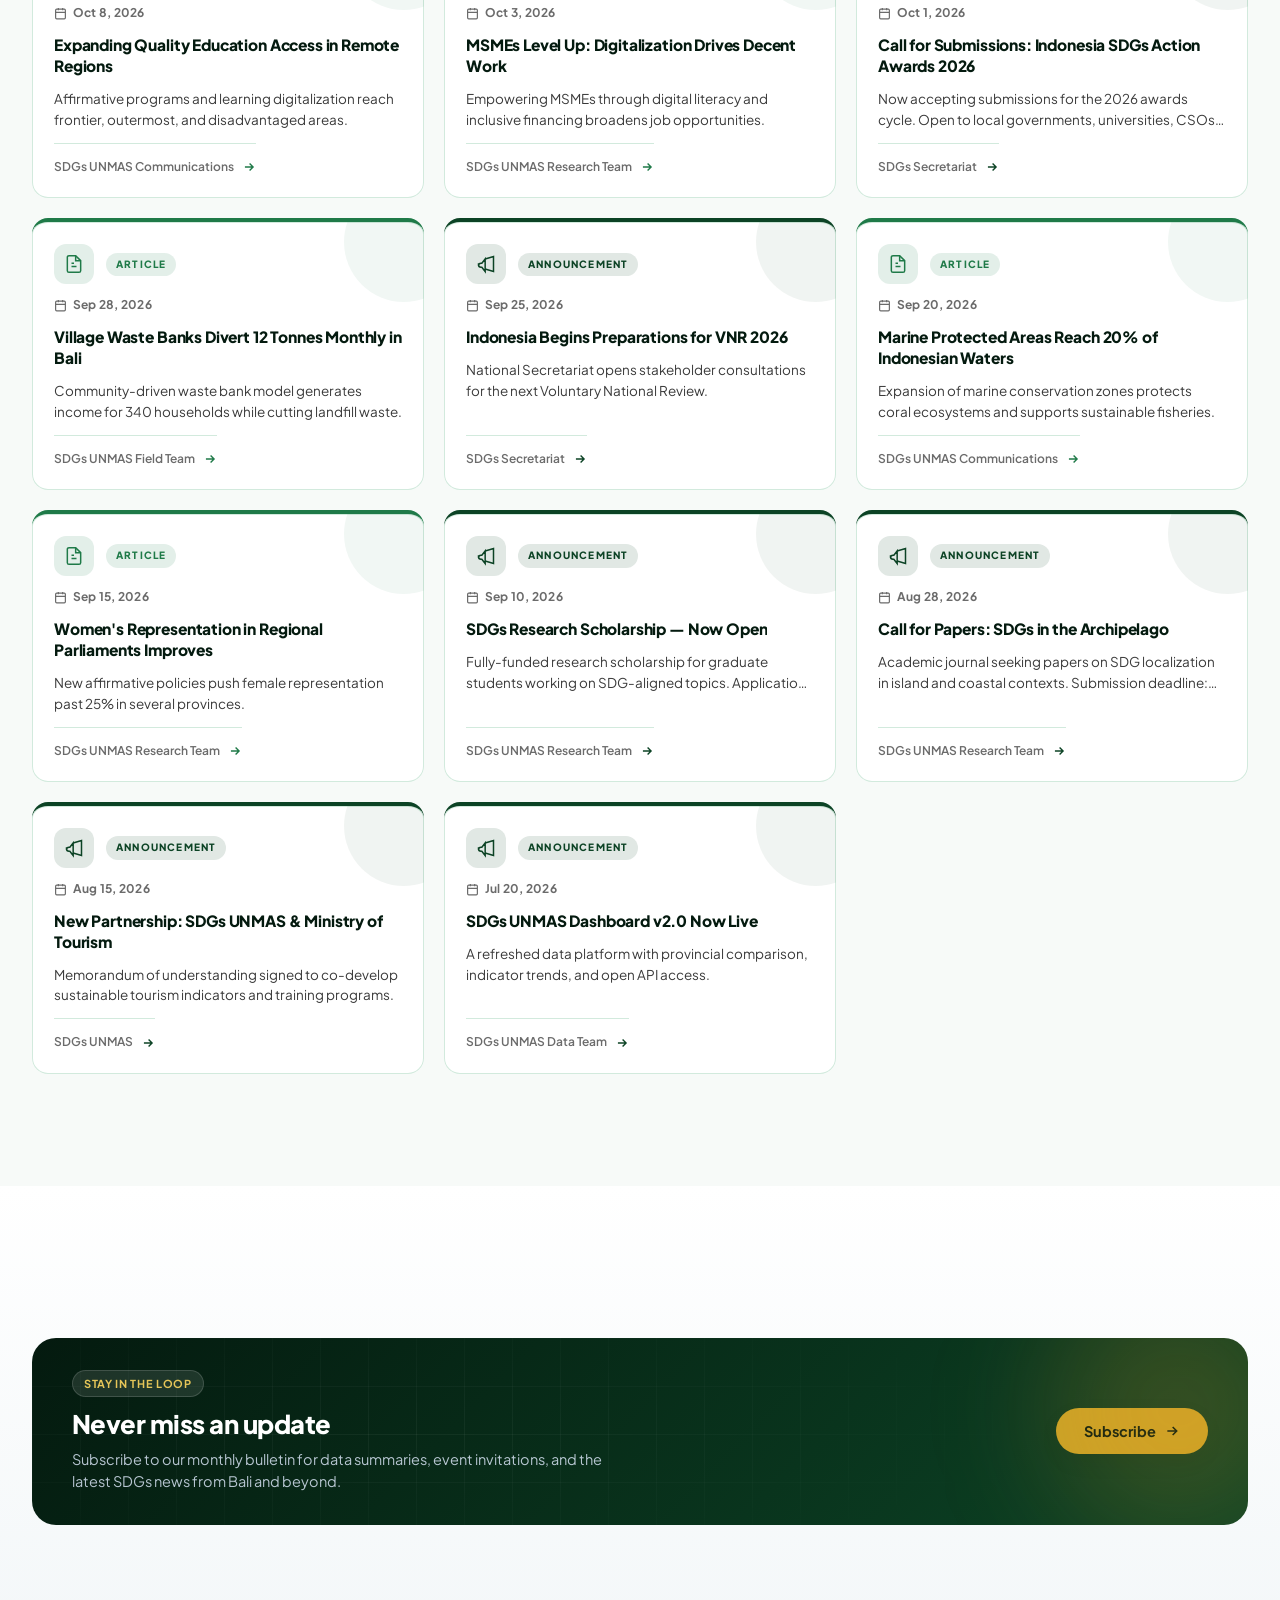
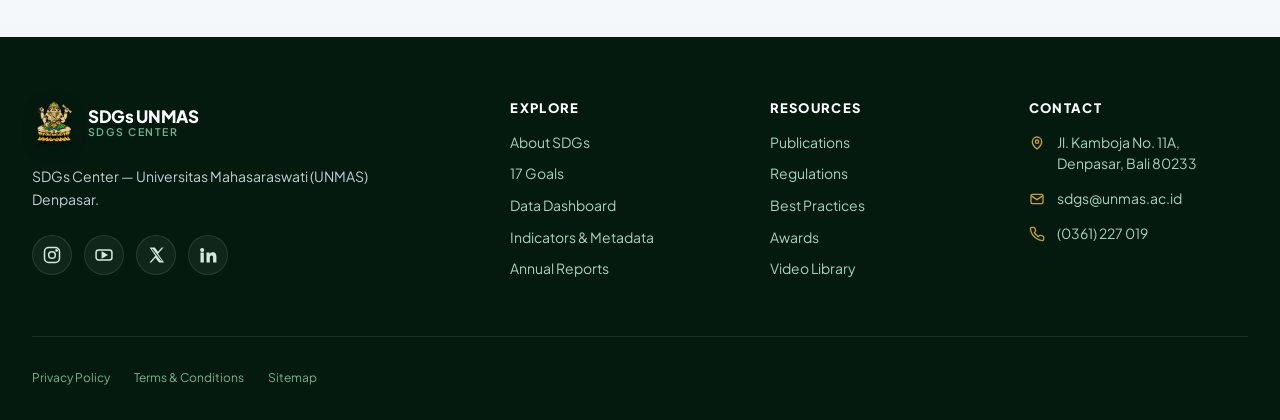
<file: news.html>
<!doctype html>
<html lang="en">
<head>
  <meta charset="UTF-8" />
  <meta name="viewport" content="width=device-width, initial-scale=1.0" />
  <meta name="theme-color" content="#041A0F" />
  <title>News &amp; Events — SDGs UNMAS</title>
  <meta name="description" content="Latest news, events, announcements, and SDGs updates from SDGs UNMAS — Universitas Mahasaraswati Denpasar." />

  <link rel="preconnect" href="https://fonts.googleapis.com" />
  <link rel="preconnect" href="https://fonts.gstatic.com" crossorigin />
  <link href="https://fonts.googleapis.com/css2?family=Plus+Jakarta+Sans:wght@400;500;600;700;800&family=Source+Serif+4:ital,opsz,wght@0,8..60,400;0,8..60,600;1,8..60,400&display=swap" rel="stylesheet" />

  <link rel="stylesheet" href="style.css" />
</head>

<body>

  <a href="#main" class="skip-link" data-i18n="a11y.skip">Skip to main content</a>

  <!-- ══════════════ TOP UTILITY BAR ══════════════ -->
  <div class="topbar">
    <div class="container topbar__inner">
      <div class="topbar__right">
        <a href="#" class="topbar__link" data-i18n="topbar.press">Press Releases</a>
        <a href="#" class="topbar__link" data-i18n="topbar.careers">Careers</a>
        <div class="lang-toggle" role="group" aria-label="Language">
          <button class="lang-toggle__btn is-active" data-lang="en" aria-pressed="true">EN</button>
          <button class="lang-toggle__btn" data-lang="id" aria-pressed="false">ID</button>
        </div>
      </div>
    </div>
  </div>

  <!-- ══════════════ HEADER ══════════════ -->
  <header id="site-header" class="header">
    <nav class="container header__nav" aria-label="Main navigation">
      <div class="header__row">
        <a href="index.html" class="brand" aria-label="SDGs UNMAS — Home">
          <img src="assets/unmas-logo.png" alt="" class="brand__logo-img" aria-hidden="true" />
          <span class="brand__text">
            <span class="brand__title">SDGs UNMAS</span>
            <span class="brand__sub">SDGs Center</span>
          </span>
        </a>

        <ul class="nav">
          <li><a class="nav__link" href="index.html" data-i18n="nav.home">Home</a></li>
          <li><a class="nav__link" href="about.html" data-i18n="nav.about">About</a></li>
          <li><a class="nav__link" href="goals.html" data-i18n="nav.goals">Goals</a></li>
          <li><a class="nav__link" href="data.html" data-i18n="nav.data">Data &amp; Analytics</a></li>
          <li><a class="nav__link" href="knowledge.html" data-i18n="nav.knowledge">Knowledge</a></li>
          <li><a class="nav__link" href="news.html" aria-current="page" data-i18n="nav.news">News</a></li>
          <li><a class="nav__link" href="community.html" data-i18n="nav.community">Community</a></li>
          <li><a class="nav__link" href="videos.html" data-i18n="nav.videos">Videos</a></li>
        </ul>

        <div class="header__actions">
          <button id="openSearch" class="icon-btn icon-btn--ghost" data-i18n-aria="header.searchAria" aria-label="Search SDGs UNMAS">
            <svg viewBox="0 0 24 24" fill="none" stroke="currentColor" stroke-width="2"><circle cx="11" cy="11" r="7"/><path d="m20 20-3.2-3.2"/></svg>
          </button>
          <button id="openMenu" class="icon-btn icon-btn--ghost header__burger" data-i18n-aria="header.menuAria" aria-label="Open menu" aria-expanded="false" aria-controls="mobileMenu">
            <svg viewBox="0 0 24 24" fill="none" stroke="currentColor" stroke-width="2"><path d="M4 7h16M4 12h16M4 17h16"/></svg>
          </button>
        </div>
      </div>
    </nav>

    <div id="mobileMenu" class="mobile-menu" hidden>
      <ul class="mobile-menu__list">
        <li><a class="mobile-menu__link" href="index.html" data-i18n="nav.home">Home</a></li>
        <li><a class="mobile-menu__link" href="about.html" data-i18n="nav.about">About</a></li>
        <li><a class="mobile-menu__link" href="goals.html" data-i18n="nav.goals">Goals</a></li>
        <li><a class="mobile-menu__link" href="data.html" data-i18n="nav.data">Data &amp; Analytics</a></li>
        <li><a class="mobile-menu__link" href="knowledge.html" data-i18n="nav.knowledge">Knowledge</a></li>
        <li><a class="mobile-menu__link" href="news.html" data-i18n="nav.news">News</a></li>
        <li><a class="mobile-menu__link" href="community.html" data-i18n="nav.community">Community</a></li>
        <li><a class="mobile-menu__link" href="videos.html" data-i18n="footer.link.video">Video Library</a></li>
      </ul>
    </div>
  </header>

  <!-- ══════════════ SEARCH OVERLAY ══════════════ -->
  <div id="searchOverlay" class="search-overlay" hidden role="dialog" aria-modal="true" aria-label="Search">
    <div class="search-overlay__backdrop" data-close-search></div>
    <div class="search-overlay__panel-wrap">
      <div class="search-overlay__panel">
        <div class="search-overlay__input-row">
          <svg viewBox="0 0 24 24" class="search-overlay__icon" fill="none" stroke="currentColor" stroke-width="2"><circle cx="11" cy="11" r="7"/><path d="m20 20-3.2-3.2"/></svg>
          <input id="searchInput" type="search" class="search-overlay__input"
                 data-i18n-placeholder="search.placeholder"
                 placeholder="Search goals, indicators, publications, or news…" />
          <kbd class="search-overlay__kbd">ESC</kbd>
        </div>
        <div class="search-overlay__body">
          <p class="search-overlay__label" data-i18n="search.popular">Popular searches</p>
          <div class="chip-row">
            <button class="chip" data-i18n="search.chip1">Poverty</button>
            <button class="chip" data-i18n="search.chip2">VNR 2024</button>
            <button class="chip" data-i18n="search.chip3">SDGs Center</button>
            <button class="chip" data-i18n="search.chip4">Perpres 111/2022</button>
            <button class="chip" data-i18n="search.chip5">Provincial Data</button>
          </div>
        </div>
      </div>
    </div>
  </div>

  <main id="main">

    <!-- ══════════════ PAGE HERO ══════════════ -->
    <section class="page-hero">
      <div class="page-hero__grid-overlay" aria-hidden="true"></div>
      <div class="page-hero__glow" aria-hidden="true"></div>

      <div class="container page-hero__inner">
        <nav class="breadcrumb" aria-label="Breadcrumb">
          <a href="index.html" data-i18n="breadcrumb.home">Home</a>
          <svg viewBox="0 0 24 24" fill="none" stroke="currentColor" stroke-width="2"><path d="M9 6l6 6-6 6"/></svg>
          <span data-i18n="breadcrumb.news">News &amp; Events</span>
        </nav>

        <span class="eyebrow eyebrow--accent" data-i18n="newsPage.hero.eyebrow">Latest Updates</span>
        <h1 class="page-hero__title">
          <span data-i18n="newsPage.hero.title1">News,</span>
          <span class="page-hero__title-gradient" data-i18n="newsPage.hero.title2">Events</span>
          <span data-i18n="newsPage.hero.title3">&amp; Announcements</span>
        </h1>
        <p class="page-hero__lead" data-i18n="newsPage.hero.lead">
          Follow the latest developments, upcoming activities, and discussion forums around the Sustainable Development Goals at UNMAS and across Indonesia.
        </p>

        <div class="page-hero__stats">
          <div class="page-hero__stat">
            <p class="page-hero__stat-value" data-count="24">0</p>
            <p class="page-hero__stat-label" data-i18n="newsPage.hero.stat1">Articles</p>
          </div>
          <div class="page-hero__stat">
            <p class="page-hero__stat-value" data-count="12">0</p>
            <p class="page-hero__stat-label" data-i18n="newsPage.hero.stat2">Events</p>
          </div>
          <div class="page-hero__stat">
            <p class="page-hero__stat-value" data-count="8">0</p>
            <p class="page-hero__stat-label" data-i18n="newsPage.hero.stat3">Announcements</p>
          </div>
          <div class="page-hero__stat">
            <p class="page-hero__stat-value" data-count="2026">0</p>
            <p class="page-hero__stat-label" data-i18n="newsPage.hero.stat4">Latest year</p>
          </div>
        </div>
      </div>
    </section>

    <!-- ══════════════ CATALOG ══════════════ -->
    <section class="section">
      <div class="container">

        <!-- Toolbar -->
        <div class="catalog-toolbar reveal">
          <div class="catalog-search">
            <svg viewBox="0 0 24 24" class="catalog-search__icon" fill="none" stroke="currentColor" stroke-width="2" aria-hidden="true">
              <circle cx="11" cy="11" r="7"/><path d="m20 20-3.2-3.2"/>
            </svg>
            <input id="newsSearch" type="search"
                   class="catalog-search__input"
                   data-i18n-placeholder="newsPage.search.placeholder"
                   placeholder="Search by title, date, or keyword…"
                   aria-label="Search news and events" />
          </div>

          <div class="catalog-filters" role="tablist" aria-label="Filter by type">
            <button class="filter-btn is-active" data-filter="all" role="tab" aria-selected="true">
              <span data-i18n="newsPage.filter.all">All</span>
            </button>
            <button class="filter-btn" data-filter="article" role="tab" aria-selected="false">
              <span data-i18n="newsPage.filter.article">Articles</span>
            </button>
            <button class="filter-btn" data-filter="event" role="tab" aria-selected="false">
              <span data-i18n="newsPage.filter.event">Events</span>
            </button>
            <button class="filter-btn" data-filter="announcement" role="tab" aria-selected="false">
              <span data-i18n="newsPage.filter.announcement">Announcements</span>
            </button>
          </div>

          <p class="catalog-count" aria-live="polite">
            <span id="newsCount">18</span>
            <span data-i18n="newsPage.count.of">of</span>
            <span>18</span>
            <span data-i18n="newsPage.count.items">items</span>
          </p>
        </div>

        <!-- Grid -->
        <div id="newsGrid" class="news-page-grid" role="list"></div>

        <!-- Empty state -->
        <div id="newsEmpty" class="catalog-empty" hidden>
          <svg viewBox="0 0 24 24" fill="none" stroke="currentColor" stroke-width="1.5" aria-hidden="true">
            <circle cx="11" cy="11" r="7"/><path d="m20 20-3.2-3.2"/>
          </svg>
          <p class="catalog-empty__title" data-i18n="newsPage.empty.title">No items match your search</p>
          <p class="catalog-empty__desc" data-i18n="newsPage.empty.desc">Try a different keyword or reset the filters.</p>
          <button class="btn btn--outline btn--sm" id="newsReset" data-i18n="newsPage.empty.reset">Reset filters</button>
        </div>

      </div>
    </section>

    <!-- ══════════════ NEWSLETTER CTA ══════════════ -->
    <section class="section section--alt">
      <div class="container">
        <div class="goals-cta reveal">
          <div class="goals-cta__content">
            <span class="goals-cta__badge" data-i18n="newsPage.cta.badge">Stay in the loop</span>
            <h3 class="goals-cta__title" data-i18n="newsPage.cta.title">Never miss an update</h3>
            <p class="goals-cta__sub" data-i18n="newsPage.cta.sub">
              Subscribe to our monthly bulletin for data summaries, event invitations, and the latest SDGs news from Bali and beyond.
            </p>
          </div>
          <a href="index.html#newsletter" class="btn btn--accent goals-cta__btn">
            <span data-i18n="newsPage.cta.button">Subscribe</span>
            <svg viewBox="0 0 24 24" fill="none" stroke="currentColor" stroke-width="2.4"><path d="M5 12h14M13 6l6 6-6 6"/></svg>
          </a>
        </div>
      </div>
    </section>

  </main>

  <!-- ══════════════ FOOTER ══════════════ -->
  <footer class="footer">
    <div class="container">
      <div class="footer__grid">

        <div class="footer__brand-col">
          <a href="index.html" class="brand brand--footer" aria-label="SDGs UNMAS — Home">
            <img src="assets/unmas-logo.png" alt="" class="brand__logo-img" aria-hidden="true" />
            <span class="brand__text">
              <span class="brand__title">SDGs UNMAS</span>
              <span class="brand__sub">SDGs Center</span>
            </span>
          </a>

          <p class="footer__desc" data-i18n="footer.desc">
            SDGs Center — Universitas Mahasaraswati (UNMAS) Denpasar.
          </p>

          <div class="socials">
            <a href="#" class="social" aria-label="Instagram">
              <svg viewBox="0 0 24 24" fill="none" stroke="currentColor" stroke-width="1.8"><rect x="3" y="3" width="18" height="18" rx="5"/><circle cx="12" cy="12" r="4"/><circle cx="17.5" cy="6.5" r=".8" fill="currentColor"/></svg>
            </a>
            <a href="#" class="social" aria-label="YouTube">
              <svg viewBox="0 0 24 24" fill="none" stroke="currentColor" stroke-width="1.8"><rect x="2.5" y="6" width="19" height="12" rx="3"/><path d="m10 9 5 3-5 3V9Z" fill="currentColor"/></svg>
            </a>
            <a href="#" class="social" aria-label="Twitter / X">
              <svg viewBox="0 0 24 24" fill="currentColor"><path d="M18.9 3H21l-6.6 7.5L21.6 21h-6l-4.3-5.6L6.4 21H4.2l7-8-6.9-10h6.2l3.9 5.2L18.9 3Zm-1 16h1.2L8.1 4.9H6.8L17.9 19Z"/></svg>
            </a>
            <a href="#" class="social" aria-label="LinkedIn">
              <svg viewBox="0 0 24 24" fill="currentColor"><path d="M4.98 3.5a2.5 2.5 0 1 1 0 5 2.5 2.5 0 0 1 0-5ZM3 9h4v12H3V9Zm7 0h3.8v1.7h.1c.5-.9 1.8-1.9 3.6-1.9 3.9 0 4.6 2.5 4.6 5.8V21h-4v-5.4c0-1.3 0-3-1.8-3s-2.1 1.4-2.1 2.9V21h-4V9Z"/></svg>
            </a>
          </div>
        </div>

        <div class="footer__col">
          <h4 class="footer__heading" data-i18n="footer.explore">Explore</h4>
          <ul class="footer__list">
            <li><a href="about.html" data-i18n="footer.link.about">About SDGs</a></li>
            <li><a href="goals.html" data-i18n="footer.link.goals">17 Goals</a></li>
            <li><a href="data.html" data-i18n="footer.link.dashboard">Data Dashboard</a></li>
            <li><a href="#" data-i18n="footer.link.indicators">Indicators &amp; Metadata</a></li>
            <li><a href="knowledge.html" data-i18n="footer.link.reports">Annual Reports</a></li>
          </ul>
        </div>

        <div class="footer__col">
          <h4 class="footer__heading" data-i18n="footer.resources">Resources</h4>
          <ul class="footer__list">
            <li><a href="knowledge.html" data-i18n="footer.link.publications">Publications</a></li>
            <li><a href="knowledge.html" data-i18n="footer.link.regulations">Regulations</a></li>
            <li><a href="knowledge.html" data-i18n="footer.link.bestPractices">Best Practices</a></li>
            <li><a href="knowledge.html" data-i18n="footer.link.awards">Awards</a></li>
            <li><a href="videos.html" data-i18n="footer.link.video">Video Library</a></li>
          </ul>
        </div>

        <div class="footer__col">
          <h4 class="footer__heading" data-i18n="footer.contact">Contact</h4>
          <ul class="footer__contact">
            <li>
              <svg viewBox="0 0 24 24" fill="none" stroke="currentColor" stroke-width="2"><path d="M12 21s-7-5.5-7-11a7 7 0 1 1 14 0c0 5.5-7 11-7 11Z"/><circle cx="12" cy="10" r="2.5"/></svg>
              <span data-i18n="footer.address">Jl. Kamboja No. 11A,<br/>Denpasar, Bali 80233</span>
            </li>
            <li>
              <svg viewBox="0 0 24 24" fill="none" stroke="currentColor" stroke-width="2"><rect x="3" y="5" width="18" height="14" rx="2"/><path d="m3 7 9 6 9-6"/></svg>
              <a href="mailto:sdgs@unmas.ac.id">sdgs@unmas.ac.id</a>
            </li>
            <li>
              <svg viewBox="0 0 24 24" fill="none" stroke="currentColor" stroke-width="2"><path d="M22 16.9v3a2 2 0 0 1-2.2 2 19.8 19.8 0 0 1-8.6-3.1 19.5 19.5 0 0 1-6-6A19.8 19.8 0 0 1 2.1 4.2 2 2 0 0 1 4.1 2h3a2 2 0 0 1 2 1.7c.1 1 .4 1.9.7 2.8a2 2 0 0 1-.4 2.1L8.1 9.9a16 16 0 0 0 6 6l1.3-1.3a2 2 0 0 1 2.1-.4c.9.3 1.8.6 2.8.7a2 2 0 0 1 1.7 2Z"/></svg>
              <span>(0361) 227 019</span>
            </li>
          </ul>
        </div>
      </div>

      <div class="footer__bottom">
        <div class="footer__legal">
          <a href="#" data-i18n="footer.privacy">Privacy Policy</a>
          <a href="#" data-i18n="footer.terms">Terms &amp; Conditions</a>
          <a href="#" data-i18n="footer.sitemap">Sitemap</a>
        </div>
      </div>
    </div>
  </footer>

  <button id="backToTop" class="back-to-top" data-i18n-aria="a11y.backToTop" aria-label="Back to top">
    <svg viewBox="0 0 24 24" fill="none" stroke="currentColor" stroke-width="2.4"><path d="M12 19V5M5 12l7-7 7 7"/></svg>
  </button>

  <!-- ══════════════ NEWS DETAIL MODAL ══════════════ -->
  <div class="news-modal" id="newsModal" hidden>
    <div class="news-modal__backdrop" data-close-news></div>

    <div class="news-modal__panel" role="dialog" aria-modal="true" aria-labelledby="newsModalTitle" tabindex="-1">
      <button class="news-modal__close" data-close-news aria-label="Close">
        <svg viewBox="0 0 24 24" fill="none" stroke="currentColor" stroke-width="2"><path d="M6 6l12 12M18 6 6 18"/></svg>
      </button>

      <header class="news-modal__header" id="newsModalHeader">
        <span class="news-modal__icon" id="newsModalIcon">
          <svg viewBox="0 0 24 24" fill="none" stroke="currentColor" stroke-width="1.8"><path d="M14 2H6a2 2 0 0 0-2 2v16a2 2 0 0 0 2 2h12a2 2 0 0 0 2-2V8Z"/><path d="M14 2v6h6"/></svg>
        </span>
        <div class="news-modal__heading">
          <p class="news-modal__type" id="newsModalType">Article</p>
          <h2 class="news-modal__title" id="newsModalTitle">Loading…</h2>
        </div>
      </header>

      <div class="news-modal__body">
        <p class="news-modal__desc" id="newsModalDesc"></p>
        <p class="news-modal__content" id="newsModalContent"></p>
        <dl class="news-modal__meta" id="newsModalMeta"></dl>
      </div>

      <footer class="news-modal__footer">
        <button class="btn btn--outline btn--full" data-close-news data-i18n="newsPage.modal.close">Close</button>
        <a href="#" class="btn btn--primary btn--full" id="newsModalCTA">
          <span data-i18n="newsPage.modal.readMore">Read full</span>
          <svg viewBox="0 0 24 24" fill="none" stroke="currentColor" stroke-width="2.4"><path d="M5 12h14M13 6l6 6-6 6"/></svg>
        </a>
      </footer>
    </div>
  </div>

  <script src="script.js" defer></script>
</body>
</html>
</file>
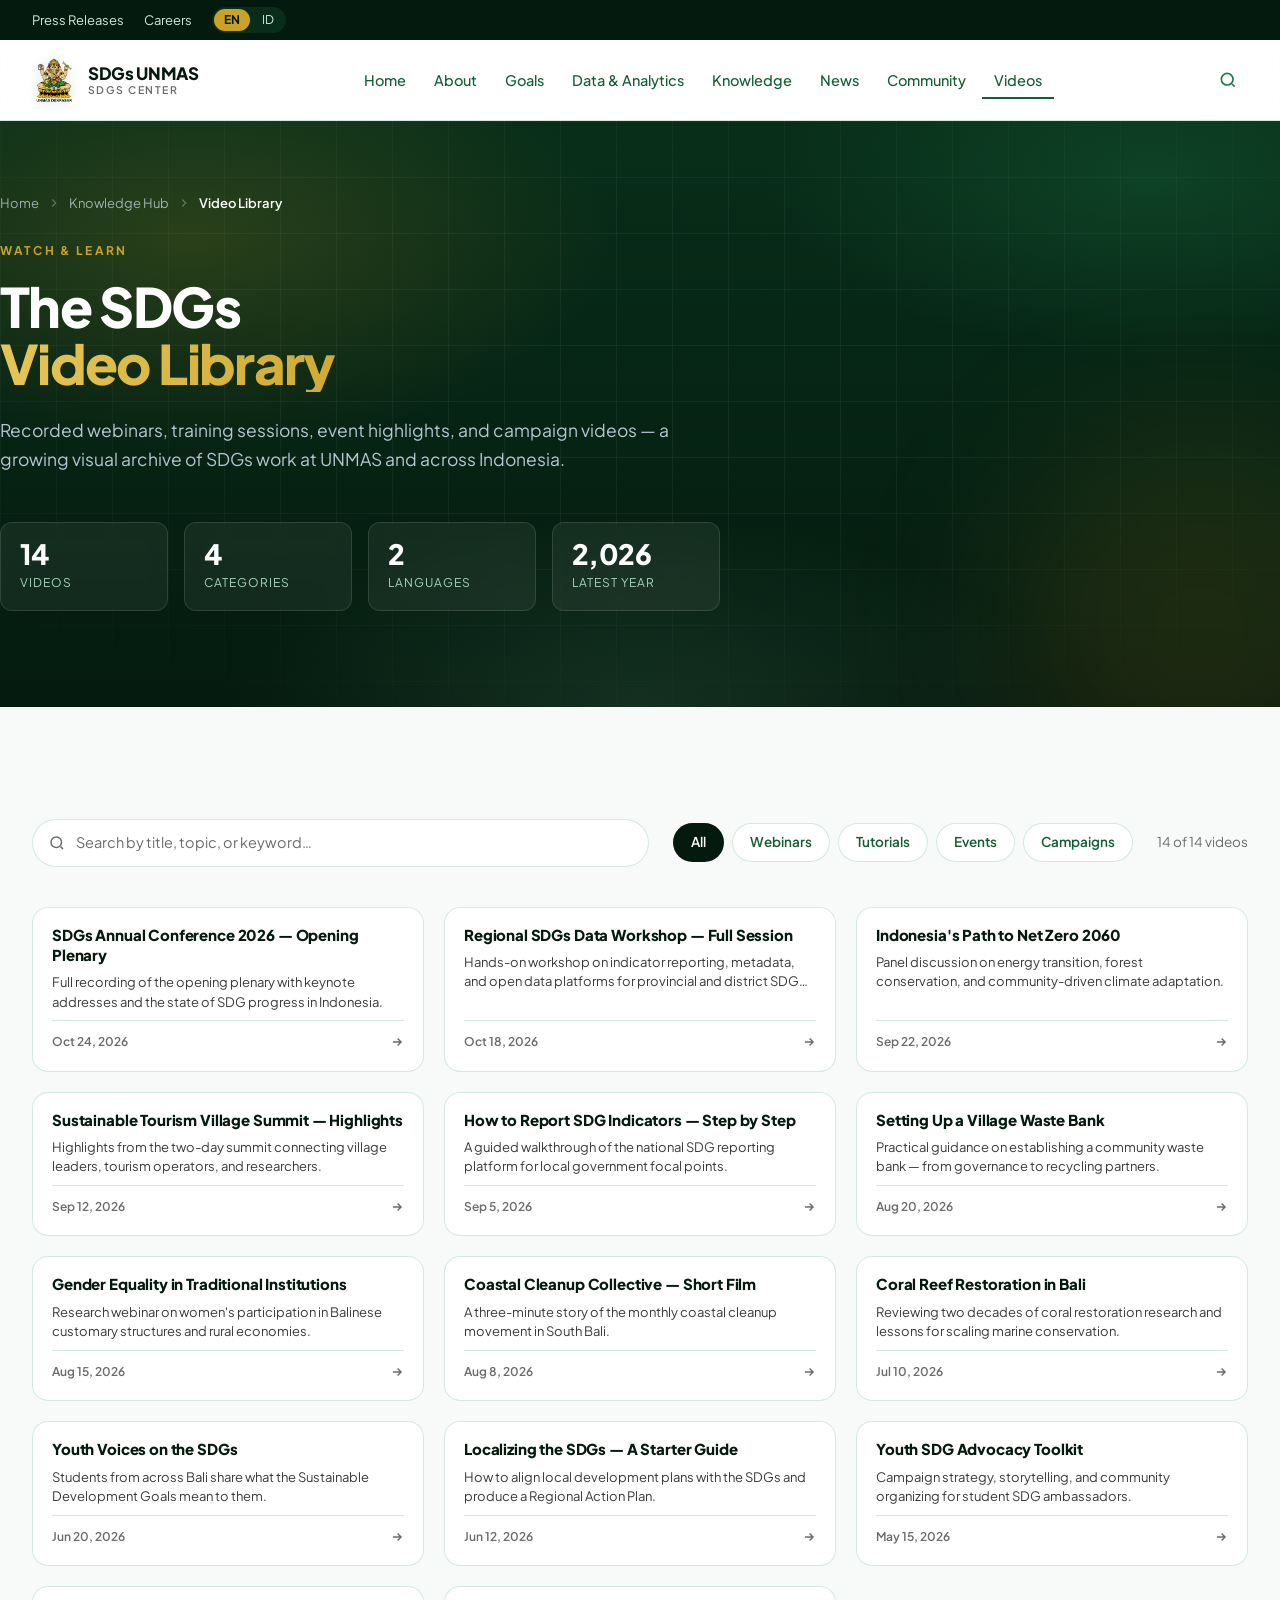
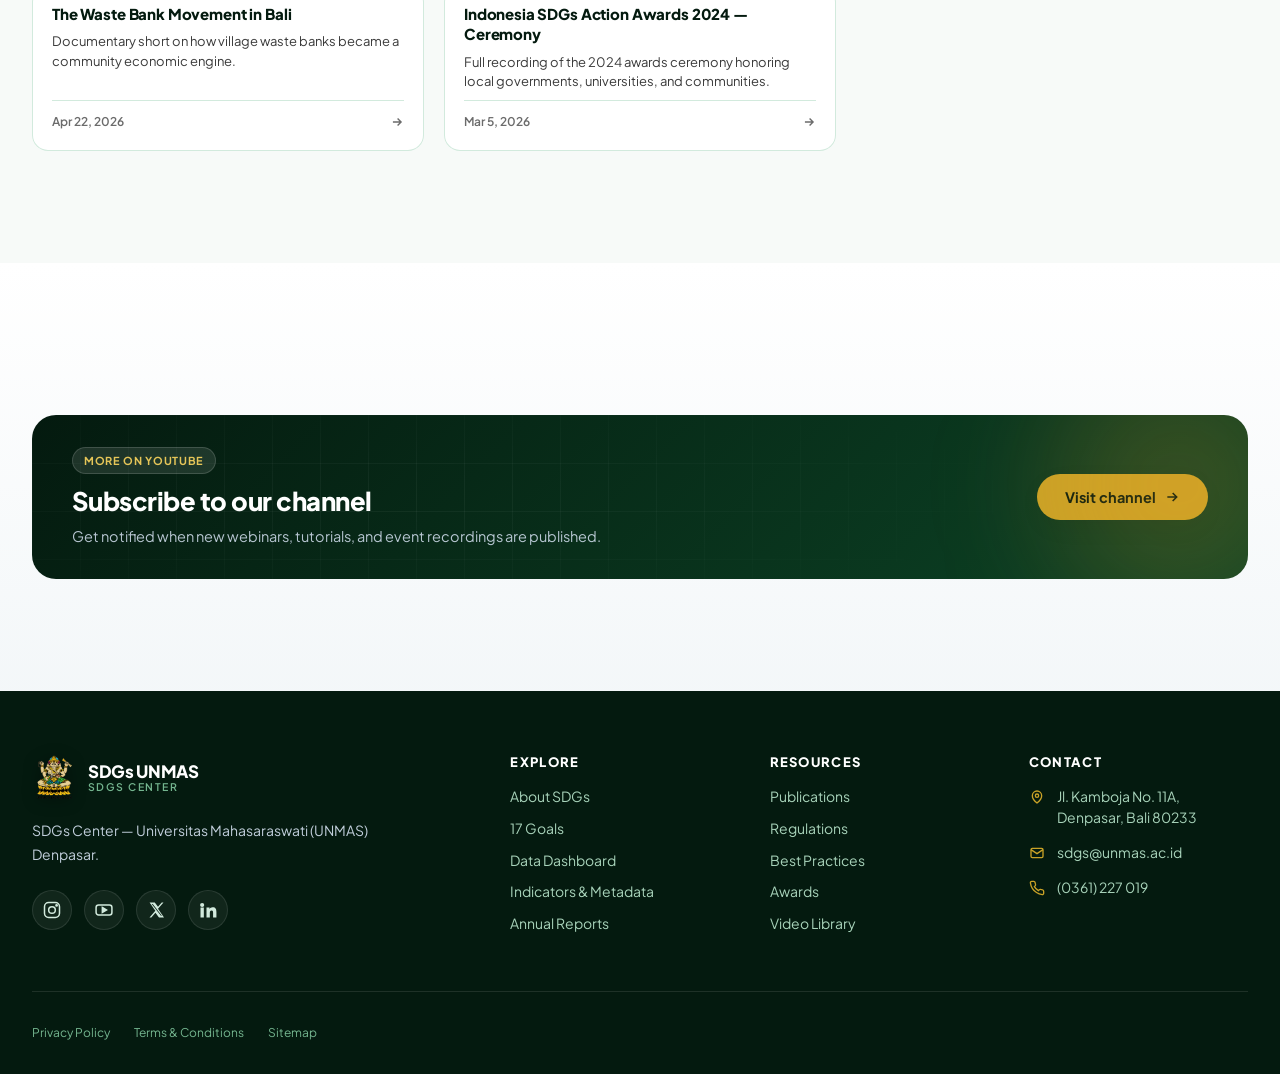
<file: videos.html>
<!doctype html>
<html lang="en">
<head>
  <meta charset="UTF-8" />
  <meta name="viewport" content="width=device-width, initial-scale=1.0" />
  <meta name="theme-color" content="#041A0F" />
  <title>Video Library — SDGs UNMAS</title>
  <meta name="description" content="Video library from SDGs UNMAS — webinars, tutorials, event recordings, and campaign highlights on the Sustainable Development Goals." />

  <link rel="preconnect" href="https://fonts.googleapis.com" />
  <link rel="preconnect" href="https://fonts.gstatic.com" crossorigin />
  <link href="https://fonts.googleapis.com/css2?family=Plus+Jakarta+Sans:wght@400;500;600;700;800&family=Source+Serif+4:ital,opsz,wght@0,8..60,400;0,8..60,600;1,8..60,400&display=swap" rel="stylesheet" />

  <link rel="stylesheet" href="style.css" />
</head>

<body>

  <a href="#main" class="skip-link" data-i18n="a11y.skip">Skip to main content</a>

  <!-- ══════════════ TOP UTILITY BAR ══════════════ -->
  <div class="topbar">
    <div class="container topbar__inner">
      <div class="topbar__right">
        <a href="#" class="topbar__link" data-i18n="topbar.press">Press Releases</a>
        <a href="#" class="topbar__link" data-i18n="topbar.careers">Careers</a>
        <div class="lang-toggle" role="group" aria-label="Language">
          <button class="lang-toggle__btn is-active" data-lang="en" aria-pressed="true">EN</button>
          <button class="lang-toggle__btn" data-lang="id" aria-pressed="false">ID</button>
        </div>
      </div>
    </div>
  </div>

  <!-- ══════════════ HEADER ══════════════ -->
  <header id="site-header" class="header">
    <nav class="container header__nav" aria-label="Main navigation">
      <div class="header__row">
        <a href="index.html" class="brand" aria-label="SDGs UNMAS — Home">
          <img src="assets/unmas-logo.png" alt="" class="brand__logo-img" aria-hidden="true" />
          <span class="brand__text">
            <span class="brand__title">SDGs UNMAS</span>
            <span class="brand__sub">SDGs Center</span>
          </span>
        </a>

        <ul class="nav">
          <li><a class="nav__link" href="index.html" data-i18n="nav.home">Home</a></li>
          <li><a class="nav__link" href="about.html" data-i18n="nav.about">About</a></li>
          <li><a class="nav__link" href="goals.html" data-i18n="nav.goals">Goals</a></li>
          <li><a class="nav__link" href="data.html" data-i18n="nav.data">Data &amp; Analytics</a></li>
          <li><a class="nav__link" href="knowledge.html"data-i18n="nav.knowledge">Knowledge</a></li>
          <li><a class="nav__link" href="news.html" data-i18n="nav.news">News</a></li>
          <li><a class="nav__link" href="community.html" data-i18n="nav.community">Community</a></li>
          <li><a class="nav__link" href="videos.html" aria-current="page" data-i18n="nav.videos">Videos</a></li>
        </ul>

        <div class="header__actions">
          <button id="openSearch" class="icon-btn icon-btn--ghost" data-i18n-aria="header.searchAria" aria-label="Search SDGs UNMAS">
            <svg viewBox="0 0 24 24" fill="none" stroke="currentColor" stroke-width="2"><circle cx="11" cy="11" r="7"/><path d="m20 20-3.2-3.2"/></svg>
          </button>
          <button id="openMenu" class="icon-btn icon-btn--ghost header__burger" data-i18n-aria="header.menuAria" aria-label="Open menu" aria-expanded="false" aria-controls="mobileMenu">
            <svg viewBox="0 0 24 24" fill="none" stroke="currentColor" stroke-width="2"><path d="M4 7h16M4 12h16M4 17h16"/></svg>
          </button>
        </div>
      </div>
    </nav>

    <div id="mobileMenu" class="mobile-menu" hidden>
      <ul class="mobile-menu__list">
        <li><a class="mobile-menu__link" href="index.html" data-i18n="nav.home">Home</a></li>
        <li><a class="mobile-menu__link" href="about.html" data-i18n="nav.about">About</a></li>
        <li><a class="mobile-menu__link" href="goals.html" data-i18n="nav.goals">Goals</a></li>
        <li><a class="mobile-menu__link" href="data.html" data-i18n="nav.data">Data &amp; Analytics</a></li>
        <li><a class="mobile-menu__link" href="knowledge.html" data-i18n="nav.knowledge">Knowledge</a></li>
        <li><a class="mobile-menu__link" href="videos.html" data-i18n="nav.videos">Video Library</a></li>
        <li><a class="mobile-menu__link" href="news.html" data-i18n="nav.news">News</a></li>
        <li><a class="mobile-menu__link" href="community.html" data-i18n="nav.community">Community</a></li>
        <li><a class="mobile-menu__link" href="videos.html" data-i18n="footer.link.video">Video Library</a></li>
      </ul>
    </div>
  </header>

  <!-- ══════════════ SEARCH OVERLAY ══════════════ -->
  <div id="searchOverlay" class="search-overlay" hidden role="dialog" aria-modal="true" aria-label="Search">
    <div class="search-overlay__backdrop" data-close-search></div>
    <div class="search-overlay__panel-wrap">
      <div class="search-overlay__panel">
        <div class="search-overlay__input-row">
          <svg viewBox="0 0 24 24" class="search-overlay__icon" fill="none" stroke="currentColor" stroke-width="2"><circle cx="11" cy="11" r="7"/><path d="m20 20-3.2-3.2"/></svg>
          <input id="searchInput" type="search" class="search-overlay__input"
                 data-i18n-placeholder="search.placeholder"
                 placeholder="Search goals, indicators, publications, or news…" />
          <kbd class="search-overlay__kbd">ESC</kbd>
        </div>
        <div class="search-overlay__body">
          <p class="search-overlay__label" data-i18n="search.popular">Popular searches</p>
          <div class="chip-row">
            <button class="chip" data-i18n="search.chip1">Poverty</button>
            <button class="chip" data-i18n="search.chip2">VNR 2024</button>
            <button class="chip" data-i18n="search.chip3">SDGs Center</button>
            <button class="chip" data-i18n="search.chip4">Perpres 111/2022</button>
            <button class="chip" data-i18n="search.chip5">Provincial Data</button>
          </div>
        </div>
      </div>
    </div>
  </div>

  <main id="main">

    <!-- ══════════════ PAGE HERO ══════════════ -->
    <section class="page-hero">
      <div class="page-hero__grid-overlay" aria-hidden="true"></div>
      <div class="page-hero__glow" aria-hidden="true"></div>

      <div class="container page-hero__inner">
        <nav class="breadcrumb" aria-label="Breadcrumb">
          <a href="index.html" data-i18n="breadcrumb.home">Home</a>
          <svg viewBox="0 0 24 24" fill="none" stroke="currentColor" stroke-width="2"><path d="M9 6l6 6-6 6"/></svg>
          <a href="knowledge.html" data-i18n="breadcrumb.knowledge">Knowledge Hub</a>
          <svg viewBox="0 0 24 24" fill="none" stroke="currentColor" stroke-width="2"><path d="M9 6l6 6-6 6"/></svg>
          <span data-i18n="breadcrumb.videos">Video Library</span>
        </nav>

        <span class="eyebrow eyebrow--accent" data-i18n="videosPage.hero.eyebrow">Watch &amp; Learn</span>
        <h1 class="page-hero__title">
          <span data-i18n="videosPage.hero.title1">The SDGs</span>
          <span class="page-hero__title-gradient" data-i18n="videosPage.hero.title2">Video Library</span>
        </h1>
        <p class="page-hero__lead" data-i18n="videosPage.hero.lead">
          Recorded webinars, training sessions, event highlights, and campaign videos — a growing visual archive of SDGs work at UNMAS and across Indonesia.
        </p>

        <div class="page-hero__stats">
          <div class="page-hero__stat">
            <p class="page-hero__stat-value" data-count="14">0</p>
            <p class="page-hero__stat-label" data-i18n="videosPage.hero.stat1">Videos</p>
          </div>
          <div class="page-hero__stat">
            <p class="page-hero__stat-value" data-count="4">0</p>
            <p class="page-hero__stat-label" data-i18n="videosPage.hero.stat2">Categories</p>
          </div>
          <div class="page-hero__stat">
            <p class="page-hero__stat-value" data-count="2">0</p>
            <p class="page-hero__stat-label" data-i18n="videosPage.hero.stat3">Languages</p>
          </div>
          <div class="page-hero__stat">
            <p class="page-hero__stat-value" data-count="2026">0</p>
            <p class="page-hero__stat-label" data-i18n="videosPage.hero.stat4">Latest year</p>
          </div>
        </div>
      </div>
    </section>

    <!-- ══════════════ CATALOG ══════════════ -->
    <section class="section">
      <div class="container">

        <!-- Toolbar -->
        <div class="catalog-toolbar reveal">
          <div class="catalog-search">
            <svg viewBox="0 0 24 24" class="catalog-search__icon" fill="none" stroke="currentColor" stroke-width="2" aria-hidden="true">
              <circle cx="11" cy="11" r="7"/><path d="m20 20-3.2-3.2"/>
            </svg>
            <input id="videosSearch" type="search"
                   class="catalog-search__input"
                   data-i18n-placeholder="videosPage.search.placeholder"
                   placeholder="Search by title, topic, or keyword…"
                   aria-label="Search videos" />
          </div>

          <div class="catalog-filters" role="tablist" aria-label="Filter by category">
            <button class="filter-btn is-active" data-filter="all" role="tab" aria-selected="true">
              <span data-i18n="videosPage.filter.all">All</span>
            </button>
            <button class="filter-btn" data-filter="webinar" role="tab" aria-selected="false">
              <span data-i18n="videosPage.filter.webinar">Webinars</span>
            </button>
            <button class="filter-btn" data-filter="tutorial" role="tab" aria-selected="false">
              <span data-i18n="videosPage.filter.tutorial">Tutorials</span>
            </button>
            <button class="filter-btn" data-filter="event" role="tab" aria-selected="false">
              <span data-i18n="videosPage.filter.event">Events</span>
            </button>
            <button class="filter-btn" data-filter="campaign" role="tab" aria-selected="false">
              <span data-i18n="videosPage.filter.campaign">Campaigns</span>
            </button>
          </div>

          <p class="catalog-count" aria-live="polite">
            <span id="videosCount">14</span>
            <span data-i18n="videosPage.count.of">of</span>
            <span>14</span>
            <span data-i18n="videosPage.count.items">videos</span>
          </p>
        </div>

        <!-- Grid -->
        <div id="videosGrid" class="videos-page-grid" role="list"></div>

        <!-- Empty state -->
        <div id="videosEmpty" class="catalog-empty" hidden>
          <svg viewBox="0 0 24 24" fill="none" stroke="currentColor" stroke-width="1.5" aria-hidden="true">
            <circle cx="11" cy="11" r="7"/><path d="m20 20-3.2-3.2"/>
          </svg>
          <p class="catalog-empty__title" data-i18n="videosPage.empty.title">No videos match your search</p>
          <p class="catalog-empty__desc" data-i18n="videosPage.empty.desc">Try a different keyword or reset the filters.</p>
          <button class="btn btn--outline btn--sm" id="videosReset" data-i18n="videosPage.empty.reset">Reset filters</button>
        </div>

      </div>
    </section>

    <!-- ══════════════ YOUTUBE CTA ══════════════ -->
    <section class="section section--alt">
      <div class="container">
        <div class="goals-cta reveal">
          <div class="goals-cta__content">
            <span class="goals-cta__badge" data-i18n="videosPage.cta.badge">More on YouTube</span>
            <h3 class="goals-cta__title" data-i18n="videosPage.cta.title">Subscribe to our channel</h3>
            <p class="goals-cta__sub" data-i18n="videosPage.cta.sub">
              Get notified when new webinars, tutorials, and event recordings are published.
            </p>
          </div>
          <a href="https://www.youtube.com/@SDGsIndonesia" target="_blank" rel="noopener" class="btn btn--accent goals-cta__btn">
            <span data-i18n="videosPage.cta.button">Visit channel</span>
            <svg viewBox="0 0 24 24" fill="none" stroke="currentColor" stroke-width="2.4"><path d="M5 12h14M13 6l6 6-6 6"/></svg>
          </a>
        </div>
      </div>
    </section>

  </main>

  <!-- ══════════════ FOOTER ══════════════ -->
  <footer class="footer">
    <div class="container">
      <div class="footer__grid">

        <div class="footer__brand-col">
          <a href="index.html" class="brand brand--footer" aria-label="SDGs UNMAS — Home">
            <img src="assets/unmas-logo.png" alt="" class="brand__logo-img" aria-hidden="true" />
            <span class="brand__text">
              <span class="brand__title">SDGs UNMAS</span>
              <span class="brand__sub">SDGs Center</span>
            </span>
          </a>

          <p class="footer__desc" data-i18n="footer.desc">
            SDGs Center — Universitas Mahasaraswati (UNMAS) Denpasar.
          </p>

          <div class="socials">
            <a href="#" class="social" aria-label="Instagram">
              <svg viewBox="0 0 24 24" fill="none" stroke="currentColor" stroke-width="1.8"><rect x="3" y="3" width="18" height="18" rx="5"/><circle cx="12" cy="12" r="4"/><circle cx="17.5" cy="6.5" r=".8" fill="currentColor"/></svg>
            </a>
            <a href="#" class="social" aria-label="YouTube">
              <svg viewBox="0 0 24 24" fill="none" stroke="currentColor" stroke-width="1.8"><rect x="2.5" y="6" width="19" height="12" rx="3"/><path d="m10 9 5 3-5 3V9Z" fill="currentColor"/></svg>
            </a>
            <a href="#" class="social" aria-label="Twitter / X">
              <svg viewBox="0 0 24 24" fill="currentColor"><path d="M18.9 3H21l-6.6 7.5L21.6 21h-6l-4.3-5.6L6.4 21H4.2l7-8-6.9-10h6.2l3.9 5.2L18.9 3Zm-1 16h1.2L8.1 4.9H6.8L17.9 19Z"/></svg>
            </a>
            <a href="#" class="social" aria-label="LinkedIn">
              <svg viewBox="0 0 24 24" fill="currentColor"><path d="M4.98 3.5a2.5 2.5 0 1 1 0 5 2.5 2.5 0 0 1 0-5ZM3 9h4v12H3V9Zm7 0h3.8v1.7h.1c.5-.9 1.8-1.9 3.6-1.9 3.9 0 4.6 2.5 4.6 5.8V21h-4v-5.4c0-1.3 0-3-1.8-3s-2.1 1.4-2.1 2.9V21h-4V9Z"/></svg>
            </a>
          </div>
        </div>

        <div class="footer__col">
          <h4 class="footer__heading" data-i18n="footer.explore">Explore</h4>
          <ul class="footer__list">
            <li><a href="about.html" data-i18n="footer.link.about">About SDGs</a></li>
            <li><a href="goals.html" data-i18n="footer.link.goals">17 Goals</a></li>
            <li><a href="data.html" data-i18n="footer.link.dashboard">Data Dashboard</a></li>
            <li><a href="#" data-i18n="footer.link.indicators">Indicators &amp; Metadata</a></li>
            <li><a href="knowledge.html" data-i18n="footer.link.reports">Annual Reports</a></li>
          </ul>
        </div>

        <div class="footer__col">
          <h4 class="footer__heading" data-i18n="footer.resources">Resources</h4>
          <ul class="footer__list">
            <li><a href="knowledge.html" data-i18n="footer.link.publications">Publications</a></li>
            <li><a href="knowledge.html" data-i18n="footer.link.regulations">Regulations</a></li>
            <li><a href="knowledge.html" data-i18n="footer.link.bestPractices">Best Practices</a></li>
            <li><a href="knowledge.html" data-i18n="footer.link.awards">Awards</a></li>
            <li><a href="videos.html" data-i18n="footer.link.video">Video Library</a></li>
          </ul>
        </div>

        <div class="footer__col">
          <h4 class="footer__heading" data-i18n="footer.contact">Contact</h4>
          <ul class="footer__contact">
            <li>
              <svg viewBox="0 0 24 24" fill="none" stroke="currentColor" stroke-width="2"><path d="M12 21s-7-5.5-7-11a7 7 0 1 1 14 0c0 5.5-7 11-7 11Z"/><circle cx="12" cy="10" r="2.5"/></svg>
              <span data-i18n="footer.address">Jl. Kamboja No. 11A,<br/>Denpasar, Bali 80233</span>
            </li>
            <li>
              <svg viewBox="0 0 24 24" fill="none" stroke="currentColor" stroke-width="2"><rect x="3" y="5" width="18" height="14" rx="2"/><path d="m3 7 9 6 9-6"/></svg>
              <a href="mailto:sdgs@unmas.ac.id">sdgs@unmas.ac.id</a>
            </li>
            <li>
              <svg viewBox="0 0 24 24" fill="none" stroke="currentColor" stroke-width="2"><path d="M22 16.9v3a2 2 0 0 1-2.2 2 19.8 19.8 0 0 1-8.6-3.1 19.5 19.5 0 0 1-6-6A19.8 19.8 0 0 1 2.1 4.2 2 2 0 0 1 4.1 2h3a2 2 0 0 1 2 1.7c.1 1 .4 1.9.7 2.8a2 2 0 0 1-.4 2.1L8.1 9.9a16 16 0 0 0 6 6l1.3-1.3a2 2 0 0 1 2.1-.4c.9.3 1.8.6 2.8.7a2 2 0 0 1 1.7 2Z"/></svg>
              <span>(0361) 227 019</span>
            </li>
          </ul>
        </div>
      </div>

      <div class="footer__bottom">
        <div class="footer__legal">
          <a href="#" data-i18n="footer.privacy">Privacy Policy</a>
          <a href="#" data-i18n="footer.terms">Terms &amp; Conditions</a>
          <a href="#" data-i18n="footer.sitemap">Sitemap</a>
        </div>
      </div>
    </div>
  </footer>

  <button id="backToTop" class="back-to-top" data-i18n-aria="a11y.backToTop" aria-label="Back to top">
    <svg viewBox="0 0 24 24" fill="none" stroke="currentColor" stroke-width="2.4"><path d="M12 19V5M5 12l7-7 7 7"/></svg>
  </button>

  <!-- ══════════════ VIDEO DETAIL MODAL ══════════════ -->
  <div class="video-modal" id="videoModal" hidden>
    <div class="video-modal__backdrop" data-close-video></div>

    <div class="video-modal__panel" role="dialog" aria-modal="true" aria-labelledby="videoModalTitle" tabindex="-1">
      <button class="video-modal__close" data-close-video aria-label="Close">
        <svg viewBox="0 0 24 24" fill="none" stroke="currentColor" stroke-width="2"><path d="M6 6l12 12M18 6 6 18"/></svg>
      </button>

      <!-- Fake video player frame -->
      <div class="video-modal__player" id="videoModalPlayer">
        <svg viewBox="0 0 24 24" class="video-modal__play" fill="currentColor" aria-hidden="true">
          <circle cx="12" cy="12" r="11" opacity=".25"/>
          <path d="M10 8.5v7l6-3.5-6-3.5Z"/>
        </svg>
        <span class="video-modal__duration" id="videoModalDuration">12:34</span>
      </div>

      <header class="video-modal__header" id="videoModalHeader">
        <span class="video-modal__type" id="videoModalType">Webinar</span>
        <h2 class="video-modal__title" id="videoModalTitle">Loading…</h2>
      </header>

      <div class="video-modal__body">
        <p class="video-modal__desc" id="videoModalDesc"></p>
        <dl class="video-modal__meta" id="videoModalMeta"></dl>
      </div>

      <footer class="video-modal__footer">
        <button class="btn btn--outline btn--full" data-close-video data-i18n="videosPage.modal.close">Close</button>
        <a href="#" class="btn btn--primary btn--full" id="videoModalWatch" target="_blank" rel="noopener">
          <svg viewBox="0 0 24 24" fill="none" stroke="currentColor" stroke-width="2"><rect x="2.5" y="6" width="19" height="12" rx="3"/><path d="m10 9 5 3-5 3V9Z" fill="currentColor" stroke="none"/></svg>
          <span data-i18n="videosPage.modal.watch">Watch on YouTube</span>
        </a>
      </footer>
    </div>
  </div>

  <script src="script.js" defer></script>
</body>
</html>
</file>
<file: style.css>
/* ═══════════════════════════════════════════════════════════════
   SDGs Indonesia Knowledge Hub 2.0 — Design System
   ═══════════════════════════════════════════════════════════════ */

/* ───────────── 1. Tokens ───────────── */
/* ───────────── 1. Tokens ───────────── */
:root {
  /* ═══ UNMAS Brand Palette ═══
     Green · Gold · White · Black
     (Variable names kept as --navy-* for backward-compat with existing CSS,
      but the values are now UNMAS green + gold + black.)
  */

  /* Greens — replaces the old navy scale */
  --navy-50:  #EDF7F1;   /* very light — subtle bg tints, table rows */
  --navy-100: #D2EADD;   /* light — borders, dividers */
  --navy-200: #A8D3BA;   /* soft green — muted icons, disabled states */
  --navy-300: #74B58F;   /* mid green — secondary text on dark bg */
  --navy-400: #3F9463;   /* green — accents, low-emphasis borders */
  --navy-500: #1F7A48;   /* ⭐ UNMAS PRIMARY — buttons, links, mid brand */
  --navy-600: #135C34;   /* darker green — hover states */
  --navy-700: #0C4325;   /* deep green — dark panels, gradient ends */
  --navy-800: #082E19;   /* very deep green — hero bg, dark sections */
  --navy-900: #041A0F;   /* near-black green — reads as BLACK for text */

  /* ⭐ UNMAS Gold (accent) — replaces the orange */
  --accent:       #C9A227;
  --accent-light: #E5C558;

  /* SDG palette — unchanged (official UN SDG colors) */
  --sdg-1:  #E5243B;
  --sdg-3:  #4C9F38;
  --sdg-4:  #C5192D;
  --sdg-6:  #26BDE2;
  --sdg-8:  #A21942;
  --sdg-13: #3F7E44;
  --sdg-16: #00689D;
  --sdg-17: #19486A;

  /* Surfaces */
  --bg:        #F7FAF8;         /* green-tinted off-white */
  --surface:   #FFFFFF;         /* pure white */
  --border:    var(--navy-100);

  /* Text — reads as black, slight green undertone */
  --text:       #0A0A0A;         /* near-black for body text */
  --text-muted: #3A3A3A;         /* dark grey for secondary */
  --text-soft:  #6B6B6B;         /* mid grey for labels */

  /* Fonts */
  --font-sans:  'Plus Jakarta Sans', system-ui, -apple-system, sans-serif;
  --font-serif: 'Source Serif 4', Georgia, serif;

  /* Radii */
  --radius-sm: 8px;
  --radius:    12px;
  --radius-lg: 16px;
  --radius-xl: 24px;
  --radius-2xl: 32px;
  --radius-full: 999px;

  /* Shadows — green-tinted instead of navy-tinted */
  --shadow-sm:   0 1px 2px rgba(4,26,15,.06);
  --shadow-soft: 0 8px 30px -12px rgba(4,26,15,.18);
  --shadow-lift: 0 20px 50px -20px rgba(4,26,15,.35);

  /* Layout */
  --container:  1280px;
  --header-h:   80px;

  /* Motion */
  --ease-out: cubic-bezier(.22,.61,.36,1);
}

/* ───────────── 2. Reset & Base ───────────── */
*, *::before, *::after { box-sizing: border-box; }
* { margin: 0; padding: 0; }

html {
  scroll-behavior: smooth;
  scroll-padding-top: 96px;
  -webkit-text-size-adjust: 100%;
}

body {
  font-family: var(--font-sans);
  background: var(--bg);
  color: var(--text);
  line-height: 1.55;
  font-size: 16px;
  -webkit-font-smoothing: antialiased;
  -moz-osx-font-smoothing: grayscale;
  overflow-x: hidden;
}

img, svg, video { display: block; max-width: 100%; height: auto; }
button { font: inherit; color: inherit; background: none; border: none; cursor: pointer; }
a { color: inherit; text-decoration: none; }
input, textarea, select { font: inherit; }
ul, ol { list-style: none; }
h1, h2, h3, h4 { line-height: 1.15; letter-spacing: -.02em; }

:focus-visible {
  outline: 3px solid var(--accent);
  outline-offset: 2px;
  border-radius: 6px;
}

/* ───────────── 3. Utility ───────────── */
.container {
  width: 100%;
  max-width: var(--container);
  margin-inline: auto;
  padding-inline: 20px;
}
@media (min-width: 640px) { .container { padding-inline: 24px; } }
@media (min-width: 1024px) { .container { padding-inline: 32px; } }

.sr-only {
  position: absolute; width: 1px; height: 1px;
  padding: 0; margin: -1px; overflow: hidden;
  clip: rect(0,0,0,0); white-space: nowrap; border: 0;
}

.skip-link {
  position: absolute;
  top: -100px; left: 12px;
  z-index: 100;
  background: var(--accent);
  color: var(--navy-900);
  padding: 10px 16px;
  border-radius: var(--radius);
  font-weight: 700;
  transition: top .25s var(--ease-out);
}
.skip-link:focus { top: 12px; }

/* ───────────── 4. Buttons ───────────── */
.btn {
  display: inline-flex;
  align-items: center;
  justify-content: center;
  gap: 8px;
  padding: 14px 24px;
  border-radius: var(--radius-full);
  font-size: 14px;
  font-weight: 700;
  line-height: 1;
  white-space: nowrap;
  transition: background-color .25s var(--ease-out), color .25s var(--ease-out), transform .25s var(--ease-out), box-shadow .25s var(--ease-out), border-color .25s var(--ease-out);
}
.btn svg { width: 16px; height: 16px; flex-shrink: 0; }
.btn--sm { padding: 11px 20px; }
.btn--full { width: 100%; }
.btn--primary { background: var(--navy-900); color: #fff; box-shadow: var(--shadow-soft); }
.btn--primary:hover { background: var(--navy-700); transform: translateY(-1px); }
.btn--accent { background: var(--accent); color: var(--navy-900); box-shadow: var(--shadow-soft); }
.btn--accent:hover { background: var(--accent-light); transform: translateY(-1px); }
.btn--ghost-light { background: rgba(255,255,255,.1); color: #fff; box-shadow: inset 0 0 0 1px rgba(255,255,255,.2); }
.btn--ghost-light:hover { background: rgba(255,255,255,.2); }
.btn--outline { background: #fff; color: var(--navy-800); box-shadow: inset 0 0 0 1px var(--border); }
.btn--outline:hover { box-shadow: inset 0 0 0 1px var(--navy-300), var(--shadow-soft); transform: translateY(-1px); }

.icon-btn {
  display: grid;
  place-items: center;
  width: 40px; height: 40px;
  border-radius: var(--radius-full);
  transition: background-color .2s, color .2s;
}
.icon-btn svg { width: 20px; height: 20px; }
.icon-btn--ghost { color: var(--navy-500); }
.icon-btn--ghost:hover { color: var(--navy-900); background: var(--navy-50); }

/* ───────────── 5. Chips, Pills, Badges, Trends ───────────── */
.chip-row { display: flex; flex-wrap: wrap; gap: 8px; }
.chip {
  padding: 6px 14px;
  border-radius: var(--radius-full);
  background: var(--navy-50);
  color: var(--navy-700);
  font-size: 13.5px;
  transition: background-color .2s;
}
.chip:hover { background: var(--navy-100); }

.pill {
  display: inline-flex;
  align-items: center;
  gap: 6px;
  padding: 4px 10px;
  border-radius: var(--radius-full);
  font-size: 11.5px;
  font-weight: 700;
  letter-spacing: .02em;
}
.pill--accent { background: var(--accent); color: var(--navy-900); text-transform: uppercase; letter-spacing: .08em; font-size: 11px; }
.pill--success { background: rgba(86,192,43,.2); color: #56C02B; box-shadow: inset 0 0 0 1px rgba(86,192,43,.3); }
.pill--success svg { width: 12px; height: 12px; }
.pill--white { background: rgba(255,255,255,.9); color: var(--navy-800); }
.pill--live { background: rgba(86,192,43,.15); color: #3F7E44; }
.pill__dot {
  width: 6px; height: 6px;
  border-radius: 50%;
  background: #56C02B;
}

.badge {
  display: inline-flex;
  align-items: center;
  gap: 8px;
  padding: 6px 16px;
  border-radius: var(--radius-full);
  font-size: 13px;
  font-weight: 500;
}
.badge--ghost {
  background: rgba(255,255,255,.1);
  color: var(--navy-50);
  backdrop-filter: blur(8px);
  box-shadow: inset 0 0 0 1px rgba(255,255,255,.15);
}
.badge__dot {
  width: 8px; height: 8px;
  border-radius: 50%;
  background: #56C02B;
  animation: pulse 4s ease-in-out infinite;
}

.trend { display: inline-flex; align-items: center; gap: 4px; font-size: 12px; font-weight: 700; }
.trend svg { width: 12px; height: 12px; }
.trend--up { color: #56C02B; }
.trend--down { color: #E5243B; }

/* ───────────── 6. Progress bar ───────────── */
.progress {
  height: 8px;
  background: rgba(255,255,255,.1);
  border-radius: var(--radius-full);
  overflow: hidden;
}
.progress--dim { background: var(--navy-50); margin-top: 16px; }
.progress__bar { height: 100%; border-radius: var(--radius-full); transition: width 1.2s var(--ease-out); }
.progress__bar--gradient { background: linear-gradient(90deg, var(--navy-500), var(--accent)); }

/* ───────────── 7. Top bar ───────────── */
.topbar {
  background: var(--navy-900);
  color: var(--navy-100);
  font-size: 13px;
}
.topbar__inner {
  height: 40px;
  display: flex;
  align-items: center;
  justify-content: space-between;
}
.topbar__left { display: flex; align-items: center; gap: 8px; min-width: 0; }
.topbar__icon { width: 16px; height: 16px; color: var(--accent); flex-shrink: 0; }
.topbar__text { white-space: nowrap; overflow: hidden; text-overflow: ellipsis; }
.topbar__right { display: none; align-items: center; gap: 20px; }
@media (min-width: 640px) { .topbar__right { display: flex; } }
.topbar__link { transition: color .2s; }
.topbar__link:hover { color: var(--accent); }

.lang-toggle {
  display: flex;
  gap: 2px;
  padding: 2px;
  border-radius: var(--radius-full);
  background: var(--navy-800);
}
.lang-toggle__btn {
  padding: 2px 10px;
  border-radius: var(--radius-full);
  font-size: 12px;
  transition: background-color .2s, color .2s;
}
.lang-toggle__btn.is-active {
  background: var(--accent);
  color: var(--navy-900);
  font-weight: 700;
}

/* ───────────── 8. Header / Nav ───────────── */
.header {
  position: sticky;
  top: 0;
  z-index: 50;
  background: rgba(255,255,255,.85);
  backdrop-filter: blur(16px);
  -webkit-backdrop-filter: blur(16px);
  border-bottom: 1px solid var(--border);
  transition: box-shadow .3s var(--ease-out);
}
.header.is-scrolled { box-shadow: var(--shadow-soft); }

.header__row {
  display: flex;
  align-items: center;
  justify-content: space-between;
  height: 64px;
  gap: 16px;
}
@media (min-width: 1024px) { .header__row { height: var(--header-h); } }

/* Brand */
.brand { display: flex; align-items: center; gap: 12px; flex-shrink: 0; }
.brand__logo {
  position: relative;
  display: grid;
  place-items: center;
  width: 44px; height: 44px;
  border-radius: var(--radius);
  background: var(--navy-800);
  color: #fff;
  box-shadow: var(--shadow-soft);
}
.brand__logo svg { width: 24px; height: 24px; }
.brand__logo-dot {
  position: absolute;
  top: -4px; right: -4px;
  width: 16px; height: 16px;
  border-radius: 50%;
  background: #56C02B;
  box-shadow: 0 0 0 2px #fff;
}
.brand__text { display: flex; flex-direction: column; line-height: 1.15; }
.brand__title { font-weight: 800; font-size: 17px; color: var(--navy-900); letter-spacing: -.02em; }
.brand__sub {
  font-size: 10.5px;
  text-transform: uppercase;
  letter-spacing: .14em;
  color: var(--text-soft);
  font-weight: 600;
}

/* Nav list */
.nav {
  display: none;
  align-items: center;
  gap: 4px;
  font-size: 14.5px;
  font-weight: 500;
  color: var(--navy-600);
}
@media (min-width: 1024px) { .nav { display: flex; } }
.nav__link {
  position: relative;
  padding: 8px 12px;
  transition: color .2s;
}
.nav__link::after {
  content: '';
  position: absolute;
  left: 0; right: 0; bottom: -2px;
  height: 2px;
  background: currentColor;
  transform: scaleX(0);
  transform-origin: left;
  transition: transform .35s var(--ease-out);
}
.nav__link:hover { color: var(--navy-900); }
.nav__link:hover::after,
.nav__link[aria-current="page"]::after { transform: scaleX(1); }

.header__actions { display: flex; align-items: center; gap: 8px; }
.header__cta { display: none; }
@media (min-width: 768px) { .header__cta { display: inline-flex; } }
.header__burger { display: grid; }
@media (min-width: 1024px) { .header__burger { display: none; } }
#openSearch { display: none; }
@media (min-width: 640px) { #openSearch { display: grid; } }

/* Mobile menu */
.mobile-menu {
  border-top: 1px solid var(--border);
  background: #fff;
  animation: slideDown .25s var(--ease-out);
}
.mobile-menu[hidden] { display: none; }
.mobile-menu__list { padding: 16px 20px; display: flex; flex-direction: column; gap: 4px; }
.mobile-menu__link {
  display: block;
  padding: 12px 14px;
  border-radius: var(--radius);
  color: var(--navy-700);
  font-weight: 500;
  transition: background-color .2s;
}
.mobile-menu__link:hover { background: var(--navy-50); }
.mobile-menu__cta-wrap { padding-top: 8px; }
.mobile-menu__cta { display: block; width: 100%; text-align: center; }

/* ───────────── 9. Search overlay ───────────── */
.search-overlay { position: fixed; inset: 0; z-index: 80; }
.search-overlay[hidden] { display: none; }
.search-overlay__backdrop {
  position: absolute; inset: 0;
  background: rgba(7,21,39,.6);
  backdrop-filter: blur(4px);
  animation: fadeIn .2s var(--ease-out);
}
.search-overlay__panel-wrap {
  position: relative;
  max-width: 640px;
  margin: 96px auto 0;
  padding: 0 16px;
  animation: slideDown .3s var(--ease-out);
}
.search-overlay__panel {
  background: #fff;
  border-radius: var(--radius-lg);
  box-shadow: var(--shadow-lift);
  overflow: hidden;
}
.search-overlay__input-row {
  display: flex;
  align-items: center;
  gap: 12px;
  padding: 16px 20px;
  border-bottom: 1px solid var(--border);
}
.search-overlay__icon { width: 20px; height: 20px; color: var(--text-soft); flex-shrink: 0; }
.search-overlay__input {
  flex: 1;
  font-size: 18px;
  border: none;
  outline: none;
  background: transparent;
  color: var(--navy-800);
}
.search-overlay__input::placeholder { color: var(--navy-300); }
.search-overlay__kbd {
  font-size: 11px;
  color: var(--text-soft);
  border: 1px solid var(--border);
  border-radius: 6px;
  padding: 4px 8px;
  display: none;
}
@media (min-width: 640px) { .search-overlay__kbd { display: block; } }
.search-overlay__body { padding: 20px; }
.search-overlay__label {
  font-size: 11px;
  text-transform: uppercase;
  letter-spacing: .12em;
  font-weight: 700;
  color: var(--text-soft);
  margin-bottom: 12px;
}

/* ───────────── 10. Hero ───────────── */
.hero {
  position: relative;
  overflow: hidden;
  color: #fff;
  background:
    radial-gradient(60% 55% at 12% 8%,  rgba(201,162,39,.18) 0%, transparent 60%),
    radial-gradient(45% 45% at 92% 12%, rgba(31,122,72,.30) 0%, transparent 60%),
    radial-gradient(55% 55% at 78% 88%, rgba(201,162,39,.12) 0%, transparent 65%),
    radial-gradient(45% 45% at 22% 92%, rgba(116,181,143,.18) 0%, transparent 60%),
    linear-gradient(180deg, var(--navy-800) 0%, var(--navy-900) 100%);
}
.hero__grid-overlay {
  position: absolute; inset: 0;
  background-image:
    linear-gradient(rgba(255,255,255,.05) 1px, transparent 1px),
    linear-gradient(90deg, rgba(255,255,255,.05) 1px, transparent 1px);
  background-size: 56px 56px;
  -webkit-mask-image: radial-gradient(ellipse 80% 70% at 50% 40%, #000 40%, transparent 100%);
  mask-image: radial-gradient(ellipse 80% 70% at 50% 40%, #000 40%, transparent 100%);
  pointer-events: none;
}
.hero__inner {
  position: relative;
  padding-top: 64px;
  padding-bottom: 96px;
}
@media (min-width: 1024px) { .hero__inner { padding-top: 96px; padding-bottom: 128px; } }

.hero__grid {
  display: grid;
  gap: 48px;
  align-items: center;
}
@media (min-width: 1024px) {
  .hero__grid { grid-template-columns: 7fr 5fr; }
}

.hero__title {
  margin-top: 24px;
  font-size: clamp(2.25rem, 5.5vw, 3.6rem);
  font-weight: 800;
  line-height: 1.06;
  letter-spacing: -.03em;
}
.hero__title-gradient {
  display: block;
  background: linear-gradient(90deg, var(--accent-light), var(--accent), var(--navy-500));
  -webkit-background-clip: text;
  background-clip: text;
  color: transparent;
}
.hero__lead {
  margin-top: 24px;
  font-size: 18px;
  color: rgba(214,226,242,.85);
  max-width: 640px;
  line-height: 1.65;
}

.hero__search { margin-top: 32px; max-width: 560px; }
.hero__search-box {
  display: flex;
  align-items: center;
  gap: 8px;
  padding: 6px;
  border-radius: var(--radius-lg);
  background: rgba(255,255,255,.95);
  box-shadow: var(--shadow-lift), inset 0 0 0 1px rgba(255,255,255,.2);
  transition: box-shadow .25s;
}
.hero__search-box:focus-within { box-shadow: var(--shadow-lift), 0 0 0 3px rgba(244,160,36,.4); }
.hero__search-icon { width: 20px; height: 20px; color: var(--text-soft); margin-left: 12px; flex-shrink: 0; }
.hero__search-input {
  flex: 1;
  padding: 10px 0;
  border: none;
  outline: none;
  background: transparent;
  color: var(--navy-800);
  min-width: 0;
}
.hero__search-input::placeholder { color: var(--text-soft); }

.hero__cta-row { margin-top: 24px; display: flex; flex-wrap: wrap; gap: 12px; }

/* Hero card */
.hero__card-wrap { position: relative; }
.hero__card-glow {
  position: absolute;
  inset: -16px;
  border-radius: var(--radius-2xl);
  background: linear-gradient(to top right, rgba(244,160,36,.2), rgba(86,192,43,.2), rgba(38,189,226,.2));
  filter: blur(32px);
  z-index: 0;
}
.hero__card {
  position: relative;
  padding: 24px;
  border-radius: var(--radius-xl);
  background: rgba(255,255,255,.06);
  backdrop-filter: blur(20px);
  -webkit-backdrop-filter: blur(20px);
  box-shadow: inset 0 0 0 1px rgba(255,255,255,.15), var(--shadow-lift);
}
.hero__card-head {
  display: flex;
  align-items: flex-start;
  justify-content: space-between;
  gap: 12px;
}
.hero__card-eyebrow {
  font-size: 11px;
  text-transform: uppercase;
  letter-spacing: .14em;
  color: var(--navy-200);
  font-weight: 700;
}
.hero__card-sub { margin-top: 4px; font-size: 14px; color: rgba(214,226,242,.7); }
.hero__rank { margin-top: 16px; display: flex; align-items: flex-end; gap: 12px; }
.hero__rank-number { font-size: 60px; font-weight: 800; line-height: 1; letter-spacing: -.03em; }
.hero__rank-label { color: var(--navy-200); font-size: 14px; margin-bottom: 8px; }
.hero__kpis {
  margin-top: 24px;
  display: grid;
  grid-template-columns: repeat(3, 1fr);
  gap: 12px;
  text-align: center;
}
.hero__kpi {
  padding: 12px;
  border-radius: var(--radius);
  background: rgba(255,255,255,.05);
  box-shadow: inset 0 0 0 1px rgba(255,255,255,.1);
}
.hero__kpi-value { font-size: 24px; font-weight: 800; }
.hero__kpi-value--green { color: #56C02B; }
.hero__kpi-label { font-size: 11px; color: var(--navy-200); margin-top: 4px; }
.hero__progress-wrap { margin-top: 24px; }
.hero__progress-head {
  display: flex;
  justify-content: space-between;
  font-size: 12px;
  color: var(--navy-200);
  margin-bottom: 8px;
}
.hero__progress-value { color: #fff; font-weight: 700; }

/* Stat strip */
.stat-strip {
  position: relative;
  border-top: 1px solid rgba(255,255,255,.1);
  background: rgba(7,21,39,.4);
  backdrop-filter: blur(12px);
}
.stat-strip__grid {
  display: grid;
  grid-template-columns: repeat(2, 1fr);
}
@media (min-width: 768px) { .stat-strip__grid { grid-template-columns: repeat(4, 1fr); } }
.stat-strip__item {
  padding: 24px 8px;
  text-align: center;
  border-right: 1px solid rgba(255,255,255,.1);
}
.stat-strip__item:nth-child(2) { border-right: none; }
@media (min-width: 768px) {
  .stat-strip__item:nth-child(2) { border-right: 1px solid rgba(255,255,255,.1); }
  .stat-strip__item:last-child { border-right: none; }
}
.stat-strip__value { font-size: 30px; font-weight: 800; letter-spacing: -.02em; }
.stat-strip__label {
  margin-top: 4px;
  font-size: 11px;
  color: var(--navy-200);
  text-transform: uppercase;
  letter-spacing: .1em;
}

/* ───────────── 11. Section basics ───────────── */
.section { padding: 80px 0; }
@media (min-width: 1024px) { .section { padding: 112px 0; } }
.section--alt { background: linear-gradient(to bottom, #fff, rgba(238,243,250,.4)); }
.section--white { background: #fff; }

.eyebrow {
  font-size: 12px;
  font-weight: 700;
  text-transform: uppercase;
  letter-spacing: .18em;
  color: var(--text-soft);
}
.eyebrow--accent { color: var(--accent); }

.section__head { max-width: 720px; }
.section__head--flush { max-width: none; }
.section__title {
  margin-top: 12px;
  font-size: clamp(1.875rem, 3.6vw, 2.6rem);
  font-weight: 800;
  color: var(--navy-900);
  letter-spacing: -.03em;
  line-height: 1.1;
}
.section__title--light { color: #fff; }
.section__lead {
  margin-top: 16px;
  font-size: 18px;
  color: var(--text-muted);
  line-height: 1.65;
}
.section__lead--light { color: rgba(214,226,242,.8); }
.section__head-row {
  display: flex;
  flex-direction: column;
  gap: 24px;
}
@media (min-width: 1024px) {
  .section__head-row { flex-direction: row; align-items: flex-end; justify-content: space-between; }
  .section__head-row > .section__head { max-width: 640px; }
}
.section__cta { margin-top: 40px; text-align: center; }

/* Link arrow */
.link-arrow {
  display: inline-flex;
  align-items: center;
  gap: 8px;
  font-size: 14px;
  font-weight: 700;
  color: var(--navy-800);
  transition: color .2s;
}
.link-arrow svg { width: 16px; height: 16px; transition: transform .25s var(--ease-out); }
.link-arrow:hover { color: var(--accent); }
.link-arrow:hover svg { transform: translateX(4px); }
.link-arrow--inline { margin-left: auto; }

/* ───────────── 12. Pillars ───────────── */
.pillars {
  margin-top: 56px;
  display: grid;
  gap: 20px;
  grid-template-columns: 1fr;
}
@media (min-width: 640px) { .pillars { grid-template-columns: repeat(2, 1fr); } }
@media (min-width: 1024px) { .pillars { grid-template-columns: repeat(5, 1fr); } }

.pillar {
  background: #fff;
  padding: 24px;
  border-radius: var(--radius-lg);
  box-shadow: inset 0 0 0 1px var(--border);
  transition: box-shadow .3s var(--ease-out), transform .3s var(--ease-out);
}
.pillar:hover {
  box-shadow: inset 0 0 0 1px color-mix(in srgb, var(--pillar-color) 40%, transparent), var(--shadow-lift);
  transform: translateY(-4px);
}
.pillar__icon {
  display: grid;
  place-items: center;
  width: 48px; height: 48px;
  border-radius: var(--radius);
  background: color-mix(in srgb, var(--pillar-color) 12%, transparent);
  color: var(--pillar-color);
}
.pillar__icon svg { width: 24px; height: 24px; }
.pillar__title { margin-top: 16px; font-size: 17px; font-weight: 800; color: var(--navy-900); }
.pillar__sub { font-size: 13px; color: var(--text-soft); font-style: italic; margin-top: 2px; }
.pillar__desc { margin-top: 12px; font-size: 13.5px; color: var(--text-muted); line-height: 1.6; }

/* ───────────── 13. Goals ───────────── */
.filter-group { display: flex; flex-wrap: wrap; gap: 8px; }
.filter-btn {
  padding: 9px 16px;
  border-radius: var(--radius-full);
  font-size: 14px;
  font-weight: 600;
  background: #fff;
  color: var(--navy-600);
  box-shadow: inset 0 0 0 1px var(--border);
  transition: all .25s var(--ease-out);
}
.filter-btn:hover { box-shadow: inset 0 0 0 1px var(--navy-300); }
.filter-btn.is-active {
  background: var(--navy-900);
  color: #fff;
  box-shadow: none;
}

.goals-grid {
  margin-top: 48px;
  display: grid;
  gap: 16px;
  grid-template-columns: repeat(2, 1fr);
}
@media (min-width: 640px) { .goals-grid { grid-template-columns: repeat(3, 1fr); } }
@media (min-width: 1024px) { .goals-grid { grid-template-columns: repeat(4, 1fr); } }

.goal-card {
  position: relative;
  isolation: isolate;
  overflow: hidden;
  padding: 20px;
  background: #fff;
  border-radius: var(--radius-lg);
  box-shadow: inset 0 0 0 1px var(--border);
  transition: transform .3s var(--ease-out), box-shadow .3s var(--ease-out);
  display: block;
}
.goal-card::before {
  content: '';
  position: absolute;
  inset: 0;
  background: linear-gradient(120deg, transparent 30%, rgba(255,255,255,.35) 50%, transparent 70%);
  transform: translateX(-120%);
  transition: transform .9s ease;
  pointer-events: none;
}
.goal-card:hover { transform: translateY(-6px); box-shadow: var(--shadow-lift); }
.goal-card:hover::before { transform: translateX(120%); }
.goal-card__head { display: flex; align-items: flex-start; justify-content: space-between; }
.goal-card__num {
  display: grid;
  place-items: center;
  width: 44px; height: 44px;
  border-radius: var(--radius);
  color: #fff;
  font-weight: 800;
  font-size: 18px;
}
.goal-card__arrow {
  color: var(--navy-300);
  opacity: 0;
  transition: opacity .2s;
}
.goal-card:hover .goal-card__arrow { opacity: 1; }
.goal-card__arrow svg { width: 20px; height: 20px; }
.goal-card__title {
  margin-top: 16px;
  font-size: 15px;
  font-weight: 700;
  color: var(--navy-900);
  line-height: 1.35;
}
.goal-card__desc {
  margin-top: 8px;
  font-size: 13px;
  color: var(--text-muted);
  line-height: 1.55;
  display: -webkit-box;
  -webkit-line-clamp: 2;
  -webkit-box-orient: vertical;
  overflow: hidden;
}
.goal-card__foot {
  margin-top: 16px;
  padding-top: 12px;
  border-top: 1px solid var(--navy-50);
  display: flex;
  align-items: center;
  justify-content: space-between;
}
.goal-card__label {
  font-size: 11px;
  text-transform: uppercase;
  letter-spacing: .1em;
  font-weight: 700;
  color: var(--text-soft);
}
.goal-card__status {
  display: inline-flex;
  align-items: center;
  gap: 6px;
  font-size: 11px;
  font-weight: 700;
}
.goal-card__status-dot { width: 6px; height: 6px; border-radius: 50%; }

/* ───────────── 14. Data section ───────────── */
.data-section {
  position: relative;
  overflow: hidden;
  background: var(--navy-900);
  color: #fff;
}
.data-section__grid-overlay {
  position: absolute; inset: 0;
  background-image:
    linear-gradient(rgba(255,255,255,.05) 1px, transparent 1px),
    linear-gradient(90deg, rgba(255,255,255,.05) 1px, transparent 1px);
  background-size: 56px 56px;
  -webkit-mask-image: radial-gradient(ellipse 80% 70% at 50% 40%, #000 40%, transparent 100%);
  mask-image: radial-gradient(ellipse 80% 70% at 50% 40%, #000 40%, transparent 100%);
  opacity: .6;
  pointer-events: none;
}
.data-section__glow {
  position: absolute;
  top: -96px; right: -96px;
  width: 384px; height: 384px;
  border-radius: 50%;
  background: rgba(244,160,36,.1);
  filter: blur(80px);
  pointer-events: none;
}
.data-section__inner { position: relative; }

.kpi-grid {
  margin-top: 48px;
  display: grid;
  gap: 20px;
  grid-template-columns: 1fr;
}
@media (min-width: 640px) { .kpi-grid { grid-template-columns: repeat(2, 1fr); } }
@media (min-width: 1024px) { .kpi-grid { grid-template-columns: repeat(4, 1fr); } }

.kpi-card {
  padding: 24px;
  border-radius: var(--radius-lg);
  background: rgba(255,255,255,.05);
  box-shadow: inset 0 0 0 1px rgba(255,255,255,.1);
  transition: background-color .25s;
}
.kpi-card:hover { background: rgba(255,255,255,.08); }
.kpi-card__label {
  font-size: 11px;
  text-transform: uppercase;
  letter-spacing: .1em;
  color: var(--navy-200);
  font-weight: 700;
}
.kpi-card__value { margin-top: 12px; font-size: 36px; font-weight: 800; letter-spacing: -.03em; }
.kpi-card__trend {
  margin-top: 12px;
  display: flex;
  align-items: center;
  gap: 8px;
  font-size: 12px;
}
.kpi-card__trend-label { color: var(--navy-300); }

/* Chart panel */
.chart-grid {
  margin-top: 32px;
  display: grid;
  gap: 24px;
  grid-template-columns: 1fr;
}
@media (min-width: 1024px) { .chart-grid { grid-template-columns: 2fr 1fr; } }

.panel {
  padding: 24px;
  border-radius: var(--radius-lg);
}
@media (min-width: 640px) { .panel { padding: 32px; } }
.panel--glass {
  background: rgba(255,255,255,.05);
  box-shadow: inset 0 0 0 1px rgba(255,255,255,.1);
}
.panel--compact { display: flex; flex-direction: column; }
.panel__title { font-size: 18px; font-weight: 800; }
.panel__sub { font-size: 14px; color: var(--navy-200); margin-top: 4px; }

.chart-panel__head {
  display: flex;
  flex-wrap: wrap;
  gap: 16px;
  align-items: flex-start;
  justify-content: space-between;
}
.chart-panel__legend {
  display: flex;
  align-items: center;
  gap: 16px;
  font-size: 12px;
}
.chart-panel__legend span { display: inline-flex; align-items: center; gap: 8px; }
.legend-dot { width: 12px; height: 12px; border-radius: 50%; }
.chart-panel__body { margin-top: 24px; }
.chart { width: 100%; height: 224px; }

.cluster-list { margin-top: 24px; display: flex; flex-direction: column; gap: 20px; }
.cluster__head {
  display: flex;
  justify-content: space-between;
  font-size: 14px;
  margin-bottom: 8px;
}
.cluster__head span:first-child { color: var(--navy-100); }
.cluster__value { font-weight: 700; }
.panel--compact .btn { margin-top: 32px; }

/* ───────────── 15. Knowledge Hub ───────────── */
.hub-grid {
  margin-top: 48px;
  display: grid;
  gap: 24px;
  grid-template-columns: 1fr;
}
@media (min-width: 1024px) { .hub-grid { grid-template-columns: 2fr 1fr; } }

.feature-card {
  background: #fff;
  border-radius: var(--radius-lg);
  box-shadow: inset 0 0 0 1px var(--border);
  overflow: hidden;
  transition: box-shadow .3s var(--ease-out);
}
.feature-card:hover { box-shadow: var(--shadow-lift); }

.feature-card__cover {
  position: relative;
  height: 224px;
  overflow: hidden;
  background: linear-gradient(to bottom right, var(--navy-800), var(--navy-700), rgba(25,72,106,.6));
}
.feature-card__cover-grid {
  position: absolute; inset: 0;
  background-image:
    linear-gradient(rgba(255,255,255,.05) 1px, transparent 1px),
    linear-gradient(90deg, rgba(255,255,255,.05) 1px, transparent 1px);
  background-size: 56px 56px;
  opacity: .4;
}
.feature-card__cover-content {
  position: absolute;
  left: 0; right: 0; bottom: 0;
  padding: 24px;
}
.feature-card__title {
  margin-top: 12px;
  font-size: 22px;
  font-weight: 800;
  color: #fff;
  line-height: 1.25;
}
.feature-card__body { padding: 24px; }
@media (min-width: 640px) { .feature-card__body { padding: 32px; } }
.feature-card__desc { color: var(--text-muted); line-height: 1.65; }
.feature-card__meta {
  margin-top: 24px;
  display: flex;
  flex-wrap: wrap;
  align-items: center;
  gap: 16px;
  font-size: 14px;
  color: var(--text-soft);
}
.meta-item { display: inline-flex; align-items: center; gap: 8px; }
.meta-item svg { width: 16px; height: 16px; }

.hub-side { display: flex; flex-direction: column; gap: 16px; }

.mini-card {
  display: flex;
  gap: 16px;
  padding: 20px;
  background: #fff;
  border-radius: var(--radius-lg);
  box-shadow: inset 0 0 0 1px var(--border);
  transition: box-shadow .3s var(--ease-out), transform .3s var(--ease-out);
}
.mini-card:hover { box-shadow: var(--shadow-soft); transform: translateY(-2px); }
.mini-card__icon {
  display: grid;
  place-items: center;
  width: 44px; height: 44px;
  border-radius: var(--radius);
  background: color-mix(in srgb, var(--mini-color) 10%, transparent);
  color: var(--mini-color);
  flex-shrink: 0;
}
.mini-card__icon svg { width: 20px; height: 20px; }
.mini-card__body { min-width: 0; }
.mini-card__eyebrow {
  font-size: 11px;
  text-transform: uppercase;
  letter-spacing: .1em;
  font-weight: 700;
  color: var(--text-soft);
}
.mini-card__title { margin-top: 4px; font-weight: 800; color: var(--navy-900); line-height: 1.35; }
.mini-card__desc { margin-top: 4px; font-size: 13.5px; color: var(--text-soft); line-height: 1.55; }

.cta-mini {
  display: flex;
  align-items: center;
  gap: 16px;
  padding: 20px;
  background: var(--navy-900);
  color: #fff;
  border-radius: var(--radius-lg);
  transition: background-color .3s;
}
.cta-mini:hover { background: var(--navy-800); }
.cta-mini__icon {
  display: grid;
  place-items: center;
  width: 44px; height: 44px;
  border-radius: var(--radius);
  background: var(--accent);
  color: var(--navy-900);
  flex-shrink: 0;
}
.cta-mini__icon svg { width: 20px; height: 20px; }
.cta-mini__title { font-weight: 800; line-height: 1.3; }
.cta-mini__sub { font-size: 13.5px; color: var(--navy-200); margin-top: 4px; }

/* ───────────── 16. News & Events ───────────── */
.news-grid {
  margin-top: 48px;
  display: grid;
  gap: 32px;
  grid-template-columns: 1fr;
}
@media (min-width: 1024px) { .news-grid { grid-template-columns: 3fr 2fr; } }

.news-list { display: flex; flex-direction: column; gap: 20px; }

.news-item {
  display: grid;
  gap: 20px;
  padding: 16px;
  background: #fff;
  border-radius: var(--radius-lg);
  box-shadow: inset 0 0 0 1px var(--border);
  transition: box-shadow .3s var(--ease-out);
  align-items: center;
}
@media (min-width: 640px) { .news-item { grid-template-columns: 2fr 3fr; } }
.news-item:hover { box-shadow: var(--shadow-lift); }
.news-item__thumb {
  position: relative;
  height: 160px;
  border-radius: var(--radius);
  background: linear-gradient(to bottom right, color-mix(in srgb, var(--news-color) 30%, transparent), color-mix(in srgb, var(--news-color) 15%, transparent));
  display: grid;
  place-items: center;
  overflow: hidden;
}
@media (min-width: 640px) { .news-item__thumb { height: 128px; } }
.news-item__thumb svg {
  width: 40px; height: 40px;
  color: var(--news-color);
}
.news-item__thumb .pill--white { position: absolute; top: 12px; left: 12px; }
.news-item__meta { font-size: 12px; color: var(--text-soft); }
.news-item__title {
  margin-top: 6px;
  font-weight: 800;
  color: var(--navy-900);
  line-height: 1.35;
  transition: color .2s;
}
.news-item:hover .news-item__title { color: var(--accent); }
.news-item__desc {
  margin-top: 8px;
  font-size: 13.5px;
  color: var(--text-muted);
  line-height: 1.55;
  display: -webkit-box;
  -webkit-line-clamp: 2;
  -webkit-box-orient: vertical;
  overflow: hidden;
}

/* Events panel */
.events-panel {
  padding: 24px;
  background: rgba(238,243,250,.6);
  border-radius: var(--radius-lg);
  box-shadow: inset 0 0 0 1px var(--border);
}
@media (min-width: 640px) { .events-panel { padding: 28px; } }
.events-panel__head {
  display: flex;
  align-items: center;
  justify-content: space-between;
}
.events-panel__title { font-size: 18px; font-weight: 800; color: var(--navy-900); }
.events-list { margin-top: 24px; display: flex; flex-direction: column; gap: 16px; }

.event-card {
  display: flex;
  gap: 16px;
  padding: 16px;
  background: #fff;
  border-radius: var(--radius);
  box-shadow: inset 0 0 0 1px var(--border);
  transition: box-shadow .3s, transform .3s;
}
.event-card:hover { box-shadow: var(--shadow-soft); transform: translateY(-2px); }
.event-card__date {
  display: grid;
  place-items: center;
  width: 56px; height: 56px;
  border-radius: var(--radius);
  background: var(--event-color);
  color: #fff;
  flex-shrink: 0;
  text-align: center;
  padding: 6px 0;
  line-height: 1;
}
.event-card__day { font-size: 20px; font-weight: 800; }
.event-card__month { font-size: 10px; text-transform: uppercase; letter-spacing: .1em; margin-top: 4px; }
.event-card__body { min-width: 0; }
.event-card__eyebrow {
  font-size: 11px;
  text-transform: uppercase;
  letter-spacing: .1em;
  font-weight: 700;
  color: var(--text-soft);
}
.event-card__title { margin-top: 2px; font-weight: 800; color: var(--navy-900); line-height: 1.35; transition: color .2s; }
.event-card:hover .event-card__title { color: var(--accent); }
.event-card__meta { margin-top: 4px; font-size: 12px; color: var(--text-soft); }

.events-panel .btn { margin-top: 24px; }

/* ───────────── 17. Community ───────────── */
.community-grid {
  margin-top: 48px;
  display: grid;
  gap: 24px;
  grid-template-columns: 1fr;
}
@media (min-width: 768px) { .community-grid { grid-template-columns: repeat(3, 1fr); } }

.community-card {
  padding: 28px;
  background: #fff;
  border-radius: var(--radius-lg);
  box-shadow: inset 0 0 0 1px var(--border);
  transition: box-shadow .3s var(--ease-out), transform .3s var(--ease-out);
}
.community-card:hover { box-shadow: var(--shadow-lift); transform: translateY(-4px); }
.community-card__icon {
  display: grid;
  place-items: center;
  width: 48px; height: 48px;
  border-radius: var(--radius);
  background: var(--cc-color);
  color: #fff;
}
.community-card__icon svg { width: 24px; height: 24px; }
.community-card__title { margin-top: 16px; font-size: 18px; font-weight: 800; color: var(--navy-900); }
.community-card__desc { margin-top: 8px; font-size: 14px; color: var(--text-muted); line-height: 1.6; }
.community-card__stat { margin-top: 20px; font-size: 30px; font-weight: 800; color: var(--navy-900); letter-spacing: -.02em; }
.community-card__stat-label {
  font-size: 11px;
  text-transform: uppercase;
  letter-spacing: .1em;
  color: var(--text-soft);
}
.community-card .link-arrow { margin-top: 20px; }

/* ───────────── 18. Newsletter ───────────── */
.newsletter-section { padding: 64px 0; }
@media (min-width: 1024px) { .newsletter-section { padding: 80px 0; } }

.newsletter {
  position: relative;
  overflow: hidden;
  padding: 32px;
  background: var(--navy-900);
  color: #fff;
  border-radius: var(--radius-xl);
}
@media (min-width: 640px) { .newsletter { padding: 48px; } }
@media (min-width: 1024px) { .newsletter { padding: 64px; } }

.newsletter__grid-overlay {
  position: absolute; inset: 0;
  background-image:
    linear-gradient(rgba(255,255,255,.05) 1px, transparent 1px),
    linear-gradient(90deg, rgba(255,255,255,.05) 1px, transparent 1px);
  background-size: 56px 56px;
  opacity: .5;
  pointer-events: none;
}
.newsletter__glow {
  position: absolute;
  border-radius: 50%;
  filter: blur(80px);
  pointer-events: none;
}
.newsletter__glow--a { top: -80px; left: -80px; width: 320px; height: 320px; background: rgba(86,192,43,.2); }
.newsletter__glow--b { bottom: -80px; right: -80px; width: 384px; height: 384px; background: rgba(244,160,36,.15); }

.newsletter__inner {
  position: relative;
  display: grid;
  gap: 40px;
  align-items: center;
  grid-template-columns: 1fr;
}
@media (min-width: 1024px) { .newsletter__inner { grid-template-columns: 1fr 1fr; } }

.newsletter__title {
  font-size: clamp(1.75rem, 3.4vw, 2.5rem);
  font-weight: 800;
  letter-spacing: -.03em;
  line-height: 1.15;
}
.newsletter__lead {
  margin-top: 16px;
  color: rgba(214,226,242,.8);
  line-height: 1.65;
  max-width: 480px;
}
.newsletter__form { width: 100%; }
.newsletter__row { display: flex; flex-direction: column; gap: 12px; }
@media (min-width: 640px) { .newsletter__row { flex-direction: row; } }
.newsletter__input {
  flex: 1;
  padding: 14px 20px;
  border-radius: var(--radius);
  background: rgba(255,255,255,.1);
  box-shadow: inset 0 0 0 1px rgba(255,255,255,.2);
  color: #fff;
  border: none;
  outline: none;
  transition: box-shadow .2s;
}
.newsletter__input::placeholder { color: var(--navy-200); }
.newsletter__input:focus { box-shadow: 0 0 0 3px rgba(244,160,36,.4); }
.newsletter__note { margin-top: 12px; font-size: 12px; color: var(--navy-200); }

/* ───────────── 19. Footer ───────────── */
.footer {
  background: var(--navy-900);
  color: var(--navy-100);
  padding-top: 64px;
  padding-bottom: 32px;
}
.footer__grid {
  display: grid;
  gap: 40px;
  grid-template-columns: 1fr;
}
@media (min-width: 768px) { .footer__grid { grid-template-columns: 1fr 1fr; } }
@media (min-width: 1024px) { .footer__grid { grid-template-columns: 2fr 1fr 1fr 1fr; } }

.brand--footer .brand__logo { background: rgba(255,255,255,.1); box-shadow: inset 0 0 0 1px rgba(255,255,255,.15); }
.brand--footer .brand__logo-dot { box-shadow: 0 0 0 2px var(--navy-900); }
.brand--footer .brand__title { color: #fff; }
.brand--footer .brand__sub { color: var(--navy-300); }

.footer__desc { margin-top: 20px; font-size: 14px; color: rgba(214,226,242,.9); line-height: 1.65; max-width: 380px; }

.socials { margin-top: 24px; display: flex; align-items: center; gap: 12px; }
.social {
  display: grid;
  place-items: center;
  width: 40px; height: 40px;
  border-radius: 50%;
  background: rgba(255,255,255,.05);
  box-shadow: inset 0 0 0 1px rgba(255,255,255,.1);
  transition: background-color .2s, color .2s, box-shadow .2s;
}
.social svg { width: 20px; height: 20px; }
.social:hover { background: var(--accent); color: var(--navy-900); box-shadow: none; }

.footer__heading {
  font-size: 13px;
  font-weight: 800;
  text-transform: uppercase;
  letter-spacing: .1em;
  color: #fff;
}
.footer__list { margin-top: 16px; display: flex; flex-direction: column; gap: 10px; font-size: 14px; }
.footer__list a { color: var(--navy-200); transition: color .2s; }
.footer__list a:hover { color: var(--accent); }

.footer__contact { margin-top: 16px; display: flex; flex-direction: column; gap: 14px; font-size: 14px; }
.footer__contact li { display: flex; gap: 12px; align-items: flex-start; color: var(--navy-200); line-height: 1.5; }
.footer__contact svg { width: 16px; height: 16px; color: var(--accent); flex-shrink: 0; margin-top: 3px; }
.footer__contact a { transition: color .2s; }
.footer__contact a:hover { color: var(--accent); }

.footer__bottom {
  margin-top: 56px;
  padding-top: 32px;
  border-top: 1px solid rgba(255,255,255,.1);
  display: flex;
  flex-direction: column;
  align-items: center;
  gap: 16px;
  font-size: 12px;
  color: var(--navy-300);
}
@media (min-width: 640px) {
  .footer__bottom { flex-direction: row; justify-content: space-between; }
}
.footer__legal { display: flex; align-items: center; gap: 24px; }
.footer__legal a { transition: color .2s; }
.footer__legal a:hover { color: var(--accent); }

/* ───────────── 20. Back to top ───────────── */
.back-to-top {
  position: fixed;
  right: 24px;
  bottom: 24px;
  z-index: 40;
  display: grid;
  place-items: center;
  width: 48px; height: 48px;
  border-radius: 50%;
  background: var(--navy-900);
  color: #fff;
  box-shadow: var(--shadow-lift);
  opacity: 0;
  pointer-events: none;
  transform: translateY(16px);
  transition: opacity .3s var(--ease-out), transform .3s var(--ease-out), background-color .2s;
}
.back-to-top svg { width: 20px; height: 20px; }
.back-to-top.is-visible { opacity: 1; pointer-events: auto; transform: none; }
.back-to-top:hover { background: var(--accent); color: var(--navy-900); }

/* ───────────── 21. Animations ───────────── */
@keyframes fadeIn { from { opacity: 0; } to { opacity: 1; } }
@keyframes fadeUp {
  from { opacity: 0; transform: translateY(24px); }
  to   { opacity: 1; transform: none; }
}
@keyframes slideDown {
  from { opacity: 0; transform: translateY(-8px); }
  to   { opacity: 1; transform: none; }
}
@keyframes pulse {
  0%, 100% { opacity: 1; }
  50%      { opacity: .5; }
}

.fade-up { animation: fadeUp .7s var(--ease-out) both; }
.fade-up--delay-1 { animation-delay: .15s; }

.reveal {
  opacity: 0;
  transform: translateY(28px);
  transition: opacity .8s var(--ease-out), transform .8s var(--ease-out);
}
.reveal.is-visible { opacity: 1; transform: none; }

/* Reduced motion */
@media (prefers-reduced-motion: reduce) {
  *, *::before, *::after {
    animation-duration: .001ms !important;
    transition-duration: .001ms !important;
    scroll-behavior: auto !important;
  }
  .reveal { opacity: 1; transform: none; }
}

/* ───────────── 22. Scrollbar ───────────── */
::-webkit-scrollbar { width: 10px; height: 10px; }
::-webkit-scrollbar-track { background: var(--bg); }
::-webkit-scrollbar-thumb {
  background: var(--navy-200);
  border-radius: 10px;
  border: 2px solid var(--bg);
}
::-webkit-scrollbar-thumb:hover { background: var(--navy-300); }

/* ═══════════════════════════════════════════════════════════════
   23. Compact Goals Grid + Goal Detail Modal
   ═══════════════════════════════════════════════════════════════ */

/* ── Compact grid ── */
.goals-grid--compact {
  margin-top: 32px;
  gap: 10px;
  grid-template-columns: repeat(3, 1fr);
}
@media (min-width: 480px) { .goals-grid--compact { grid-template-columns: repeat(4, 1fr); } }
@media (min-width: 768px) { .goals-grid--compact { grid-template-columns: repeat(6, 1fr); gap: 12px; } }

/* ── Goal tile ── */
.goal-tile {
  position: relative;
  isolation: isolate;
  overflow: hidden;
  display: flex;
  flex-direction: column;
  justify-content: space-between;
  gap: 12px;
  padding: 14px;
  min-height: 118px;
  text-align: left;
  background: #fff;
  border-radius: var(--radius);
  box-shadow: inset 0 0 0 1px var(--border);
  cursor: pointer;
  transition: transform .3s var(--ease-out), box-shadow .3s var(--ease-out);
  border-top: 3px solid var(--goal-color);
}
@media (min-width: 768px) { .goal-tile { padding: 14px 16px; min-height: 128px; } }

.goal-tile::before {
  content: '';
  position: absolute;
  inset: 0;
  background: linear-gradient(120deg, transparent 30%, rgba(255,255,255,.4) 50%, transparent 70%);
  transform: translateX(-120%);
  transition: transform .9s ease;
  pointer-events: none;
}
.goal-tile:hover { transform: translateY(-4px); box-shadow: var(--shadow-lift); }
.goal-tile:hover::before { transform: translateX(120%); }
.goal-tile:focus-visible { outline: 3px solid var(--accent); outline-offset: 2px; }

.goal-tile__num {
  display: grid;
  place-items: center;
  width: 34px; height: 34px;
  border-radius: 9px;
  background: var(--goal-color);
  color: #fff;
  font-weight: 800;
  font-size: 15px;
  line-height: 1;
  flex-shrink: 0;
}
.goal-tile__name {
  font-size: 12.5px;
  font-weight: 700;
  color: var(--navy-900);
  line-height: 1.3;
  letter-spacing: -.01em;
  display: -webkit-box;
  -webkit-line-clamp: 3;
  -webkit-box-orient: vertical;
  overflow: hidden;
}

/* Corner accent dot (subtle brand cue) */
.goal-tile::after {
  content: '';
  position: absolute;
  right: -20px; bottom: -20px;
  width: 60px; height: 60px;
  border-radius: 50%;
  background: var(--goal-color);
  opacity: .06;
  transition: opacity .3s, transform .3s;
}
.goal-tile:hover::after { opacity: .14; transform: scale(1.15); }

/* Hidden tiles (filter) */
.goal-tile[hidden] { display: none; }

/* ═══════════════════════════════════════════════════════════════
   Goal /* ═══════════════════════════════════════════════════════════════
   23. Featured Goals Grid + CTA Banner
   ═══════════════════════════════════════════════════════════════ */

/* ── Featured grid ── */
.goals-grid--featured {
  margin-top: 40px;
  display: grid;
  gap: 16px;
  grid-template-columns: 1fr;
}
@media (min-width: 640px) {
  .goals-grid--featured { grid-template-columns: repeat(2, 1fr); }
}
@media (min-width: 1024px) {
  .goals-grid--featured { grid-template-columns: repeat(3, 1fr); gap: 20px; }
}

/* ── Featured card ── */
.goal-feature {
  position: relative;
  isolation: isolate;
  overflow: hidden;
  display: flex;
  flex-direction: column;
  padding: 22px;
  text-align: left;
  background: #fff;
  border-radius: var(--radius-lg);
  box-shadow: inset 0 0 0 1px var(--border);
  border-top: 4px solid var(--goal-color);
  cursor: pointer;
  transition: transform .3s var(--ease-out), box-shadow .3s var(--ease-out);
}
.goal-feature::before {
  content: '';
  position: absolute;
  top: -70px; right: -70px;
  width: 170px; height: 170px;
  border-radius: 50%;
  background: var(--goal-color);
  opacity: .07;
  transition: opacity .3s, transform .3s;
  pointer-events: none;
}
.goal-feature:hover { transform: translateY(-4px); box-shadow: var(--shadow-lift); }
.goal-feature:hover::before { opacity: .14; transform: scale(1.12); }

/* Head */
.goal-feature__head {
  display: flex;
  align-items: flex-start;
  gap: 12px;
}
.goal-feature__num {
  display: grid;
  place-items: center;
  width: 46px; height: 46px;
  border-radius: var(--radius);
  background: var(--goal-color);
  color: #fff;
  font-weight: 800;
  font-size: 19px;
  line-height: 1;
  flex-shrink: 0;
}
.goal-feature__meta { flex: 1; min-width: 0; }
.goal-feature__cat {
  font-size: 10.5px;
  text-transform: uppercase;
  letter-spacing: .12em;
  font-weight: 700;
  color: var(--text-soft);
}
.goal-feature__name {
  margin-top: 2px;
  font-size: 15.5px;
  font-weight: 800;
  color: var(--navy-900);
  line-height: 1.3;
  letter-spacing: -.01em;
}
.goal-feature__flag {
  display: inline-flex;
  align-items: center;
  gap: 5px;
  padding: 4px 9px;
  border-radius: var(--radius-full);
  background: color-mix(in srgb, var(--goal-color) 12%, transparent);
  color: var(--goal-color);
  font-size: 10px;
  font-weight: 800;
  text-transform: uppercase;
  letter-spacing: .06em;
  flex-shrink: 0;
  white-space: nowrap;
}
.goal-feature__flag svg { width: 11px; height: 11px; }

/* Description */
.goal-feature__desc {
  margin-top: 14px;
  font-size: 13.5px;
  color: var(--text-muted);
  line-height: 1.55;
  display: -webkit-box;
  -webkit-line-clamp: 2;
  -webkit-box-orient: vertical;
  overflow: hidden;
}

/* Progress */
.goal-feature__progress { margin-top: 18px; }
.goal-feature__progress-head {
  display: flex;
  justify-content: space-between;
  align-items: baseline;
  font-size: 12px;
  margin-bottom: 6px;
}
.goal-feature__progress-label { color: var(--text-soft); }
.goal-feature__progress-value { font-weight: 800; color: var(--navy-900); }
.goal-feature__progress-bar {
  height: 6px;
  border-radius: var(--radius-full);
  background: var(--navy-50);
  overflow: hidden;
}
.goal-feature__progress-fill {
  height: 100%;
  border-radius: var(--radius-full);
  background: var(--goal-color);
  width: 0;
  transition: width 1.2s var(--ease-out);
}

/* Footer */
.goal-feature__foot {
  margin-top: 18px;
  padding-top: 14px;
  border-top: 1px solid var(--border);
  display: flex;
  align-items: center;
  justify-content: space-between;
  font-size: 12.5px;
  color: var(--text-soft);
}
.goal-feature__link {
  display: inline-flex;
  align-items: center;
  gap: 6px;
  color: var(--navy-900);
  font-weight: 700;
  transition: color .25s var(--ease-out), gap .25s var(--ease-out);
}
.goal-feature__link svg { width: 14px; height: 14px; transition: transform .25s var(--ease-out); }
.goal-feature:hover .goal-feature__link { color: var(--accent); gap: 10px; }

/* ═══════════════════════════════════════════════════════════════
   Goals CTA Banner
   ═══════════════════════════════════════════════════════════════ */
.goals-cta {
  position: relative;
  overflow: hidden;
  margin-top: 40px;
  padding: 28px;
  display: flex;
  flex-direction: column;
  gap: 24px;
  align-items: flex-start;
  background: linear-gradient(135deg, var(--navy-900) 0%, var(--navy-700) 100%);
  color: #fff;
  border-radius: var(--radius-xl);
}
@media (min-width: 640px) {
  .goals-cta {
    flex-direction: row;
    align-items: center;
    justify-content: space-between;
    padding: 32px 40px;
  }
}

/* Subtle grid overlay */
.goals-cta::before {
  content: '';
  position: absolute;
  inset: 0;
  background-image:
    linear-gradient(rgba(255,255,255,.05) 1px, transparent 1px),
    linear-gradient(90deg, rgba(255,255,255,.05) 1px, transparent 1px);
  background-size: 48px 48px;
  -webkit-mask-image: radial-gradient(ellipse 70% 100% at 30% 50%, #000, transparent 80%);
  mask-image: radial-gradient(ellipse 70% 100% at 30% 50%, #000, transparent 80%);
  pointer-events: none;
}
/* Soft accent glow */
.goals-cta::after {
  content: '';
  position: absolute;
  right: -60px; top: -60px;
  width: 260px; height: 260px;
  border-radius: 50%;
  background: rgba(244,160,36,.18);
  filter: blur(60px);
  pointer-events: none;
}

.goals-cta__content { position: relative; max-width: 560px; }
.goals-cta__badge {
  display: inline-block;
  padding: 5px 12px;
  border-radius: var(--radius-full);
  background: rgba(255,255,255,.1);
  box-shadow: inset 0 0 0 1px rgba(255,255,255,.15);
  font-size: 11px;
  font-weight: 700;
  letter-spacing: .06em;
  text-transform: uppercase;
  color: var(--accent-light);
}
.goals-cta__title {
  margin-top: 12px;
  font-size: clamp(1.25rem, 2.4vw, 1.6rem);
  font-weight: 800;
  letter-spacing: -.02em;
  line-height: 1.2;
}
.goals-cta__sub {
  margin-top: 8px;
  font-size: 14.5px;
  color: rgba(214,226,242,.85);
  line-height: 1.55;
}
.goals-cta__btn {
  position: relative;
  flex-shrink: 0;
  padding: 15px 28px;
  font-size: 14.5px;
}

/* ═══════════════════════════════════════════════════════════════
   25. About Page
   ═══════════════════════════════════════════════════════════════ */

/* ── Page hero ── */
.page-hero {
  position: relative;
  overflow: hidden;
  color: #fff;
  background:
    radial-gradient(55% 60% at 15% 20%, rgba(201,162,39,.18) 0%, transparent 60%),
    radial-gradient(50% 50% at 90% 10%, rgba(31,122,72,.28) 0%, transparent 60%),
    radial-gradient(50% 50% at 50% 100%, rgba(116,181,143,.14) 0%, transparent 65%),
    linear-gradient(180deg, var(--navy-800) 0%, var(--navy-900) 100%);
}
.page-hero__grid-overlay {
  position: absolute; inset: 0;
  background-image:
    linear-gradient(rgba(255,255,255,.05) 1px, transparent 1px),
    linear-gradient(90deg, rgba(255,255,255,.05) 1px, transparent 1px);
  background-size: 56px 56px;
  -webkit-mask-image: radial-gradient(ellipse 80% 70% at 50% 40%, #000 40%, transparent 100%);
  mask-image: radial-gradient(ellipse 80% 70% at 50% 40%, #000 40%, transparent 100%);
  pointer-events: none;
}
.page-hero__glow {
  position: absolute;
  bottom: -120px; right: -120px;
  width: 400px; height: 400px;
  border-radius: 50%;
  background: rgba(244,160,36,.1);
  filter: blur(80px);
  pointer-events: none;
}
.page-hero__inner {
  position: relative;
  padding: 56px 0 80px;
}
@media (min-width: 1024px) {
  .page-hero__inner { padding: 72px 0 96px; }
}

.breadcrumb {
  display: flex;
  align-items: center;
  gap: 8px;
  font-size: 13px;
  color: rgba(214,226,242,.7);
  margin-bottom: 24px;
}
.breadcrumb svg { width: 14px; height: 14px; opacity: .5; }
.breadcrumb a { transition: color .2s; }
.breadcrumb a:hover { color: var(--accent); }
.breadcrumb span:last-child { color: #fff; font-weight: 600; }

.page-hero__title {
  margin-top: 16px;
  font-size: clamp(2rem, 5vw, 3.4rem);
  font-weight: 800;
  line-height: 1.05;
  letter-spacing: -.03em;
  max-width: 900px;
}
.page-hero__title-gradient {
  display: block;
  background: linear-gradient(90deg, var(--accent-light), var(--accent), var(--navy-500));
  -webkit-background-clip: text;
  background-clip: text;
  color: transparent;
}
.page-hero__lead {
  margin-top: 24px;
  font-size: 17.5px;
  color: rgba(214,226,242,.85);
  max-width: 720px;
  line-height: 1.65;
}

.page-hero__stats {
  margin-top: 48px;
  display: grid;
  grid-template-columns: repeat(2, 1fr);
  gap: 16px;
  max-width: 720px;
}
@media (min-width: 640px) {
  .page-hero__stats { grid-template-columns: repeat(4, 1fr); }
}
.page-hero__stat {
  padding: 18px 20px;
  border-radius: var(--radius);
  background: rgba(255,255,255,.06);
  box-shadow: inset 0 0 0 1px rgba(255,255,255,.12);
  backdrop-filter: blur(8px);
}
.page-hero__stat-value {
  font-size: 28px;
  font-weight: 800;
  letter-spacing: -.02em;
  line-height: 1;
}
.page-hero__stat-label {
  margin-top: 6px;
  font-size: 12px;
  color: var(--navy-200);
  text-transform: uppercase;
  letter-spacing: .08em;
}

/* ── Intro grid ── */
.intro-grid {
  margin-top: 48px;
  display: grid;
  gap: 24px;
  grid-template-columns: 1fr;
}
@media (min-width: 768px) { .intro-grid { grid-template-columns: repeat(3, 1fr); } }

.intro-block {
  position: relative;
  padding: 32px 28px;
  background: #fff;
  border-radius: var(--radius-lg);
  box-shadow: inset 0 0 0 1px var(--border);
  transition: box-shadow .3s var(--ease-out), transform .3s var(--ease-out);
}
.intro-block:hover { box-shadow: var(--shadow-lift); transform: translateY(-4px); }
.intro-block__num {
  font-family: var(--font-serif);
  font-size: 44px;
  font-weight: 600;
  font-style: italic;
  line-height: 1;
  color: var(--navy-200);
  letter-spacing: -.02em;
}
.intro-block__title {
  margin-top: 16px;
  font-size: 18px;
  font-weight: 800;
  color: var(--navy-900);
}
.intro-block__desc {
  margin-top: 12px;
  font-size: 14.5px;
  color: var(--text-muted);
  line-height: 1.65;
}

/* ── Timeline ── */
.timeline {
  margin-top: 48px;
  position: relative;
  padding-left: 32px;
}
.timeline::before {
  content: '';
  position: absolute;
  left: 8px;
  top: 8px;
  bottom: 8px;
  width: 2px;
  background: linear-gradient(180deg, var(--navy-100), var(--navy-100) 50%, var(--accent));
  border-radius: 2px;
}
@media (min-width: 768px) {
  .timeline { padding-left: 0; }
  .timeline::before { left: 50%; transform: translateX(-50%); }
}

.timeline__item {
  position: relative;
  margin-bottom: 32px;
}
.timeline__item::before {
  content: '';
  position: absolute;
  left: -29px;
  top: 8px;
  width: 14px;
  height: 14px;
  border-radius: 50%;
  background: #fff;
  box-shadow: inset 0 0 0 3px var(--navy-200);
  z-index: 2;
}
.timeline__item--highlight::before {
  box-shadow: inset 0 0 0 3px var(--accent), 0 0 0 6px rgba(244,160,36,.15);
}
@media (min-width: 768px) {
  .timeline__item {
    display: grid;
    grid-template-columns: 1fr 1fr;
    gap: 40px;
    align-items: flex-start;
  }
  .timeline__item::before {
    left: 50%;
    top: 32px;
    transform: translateX(-50%);
  }
  .timeline__item:nth-child(odd) .timeline__year { text-align: right; padding-right: 20px; }
  .timeline__item:nth-child(odd) .timeline__card { grid-column: 2; }
  .timeline__item:nth-child(even) .timeline__year { grid-column: 2; padding-left: 20px; }
  .timeline__item:nth-child(even) .timeline__card { grid-column: 1; grid-row: 1; }
}

.timeline__year {
  font-family: var(--font-serif);
  font-size: 32px;
  font-weight: 600;
  color: var(--navy-300);
  letter-spacing: -.02em;
  padding-left: 0;
  margin-bottom: 8px;
}
@media (min-width: 768px) {
  .timeline__year { font-size: 40px; margin-bottom: 0; padding-top: 8px; }
}
.timeline__item--highlight .timeline__year { color: var(--accent); }

.timeline__card {
  padding: 24px;
  background: #fff;
  border-radius: var(--radius-lg);
  box-shadow: inset 0 0 0 1px var(--border);
  transition: box-shadow .3s var(--ease-out);
}
.timeline__card:hover { box-shadow: var(--shadow-soft); }
.timeline__item--highlight .timeline__card {
  box-shadow: inset 0 0 0 1px rgba(244,160,36,.4), var(--shadow-soft);
}
.timeline__title {
  font-size: 17px;
  font-weight: 800;
  color: var(--navy-900);
  line-height: 1.3;
}
.timeline__desc {
  margin-top: 10px;
  font-size: 14px;
  color: var(--text-muted);
  line-height: 1.65;
}

/* ── Pillars (detailed) ── */
.pillars-detailed {
  margin-top: 48px;
  display: flex;
  flex-direction: column;
  gap: 20px;
}
.pillar-detail {
  position: relative;
  display: flex;
  gap: 24px;
  padding: 28px;
  background: #fff;
  border-radius: var(--radius-lg);
  box-shadow: inset 0 0 0 1px var(--border);
  overflow: hidden;
  transition: box-shadow .3s var(--ease-out), transform .3s var(--ease-out);
}
@media (min-width: 640px) { .pillar-detail { padding: 32px; gap: 32px; } }
.pillar-detail::before {
  content: '';
  position: absolute;
  top: 0; left: 0;
  width: 4px; height: 100%;
  background: var(--pd-color);
}
.pillar-detail:hover { box-shadow: var(--shadow-lift); transform: translateY(-3px); }

.pillar-detail__side {
  display: flex;
  flex-direction: column;
  align-items: center;
  gap: 12px;
  flex-shrink: 0;
}
.pillar-detail__num {
  font-family: var(--font-serif);
  font-size: 20px;
  font-weight: 600;
  font-style: italic;
  color: color-mix(in srgb, var(--pd-color) 50%, transparent);
}
.pillar-detail__icon {
  display: grid;
  place-items: center;
  width: 52px; height: 52px;
  border-radius: var(--radius);
  background: color-mix(in srgb, var(--pd-color) 12%, transparent);
  color: var(--pd-color);
}
.pillar-detail__icon svg { width: 26px; height: 26px; }

.pillar-detail__body { flex: 1; min-width: 0; }
.pillar-detail__title {
  font-size: 22px;
  font-weight: 800;
  color: var(--navy-900);
  letter-spacing: -.02em;
}
.pillar-detail__desc {
  margin-top: 10px;
  font-size: 15px;
  color: var(--text-muted);
  line-height: 1.65;
  max-width: 720px;
}
.pillar-detail__tags {
  margin-top: 16px;
  display: flex;
  flex-wrap: wrap;
  gap: 8px;
}
.sdg-chip {
  display: inline-flex;
  align-items: center;
  padding: 5px 12px;
  border-radius: var(--radius-full);
  font-size: 12px;
  font-weight: 700;
  color: #fff;
  background: var(--sdg-color);
  letter-spacing: .02em;
}

/* ── Indonesia context ── */
.indonesia-grid {
  margin-top: 48px;
  display: grid;
  gap: 20px;
  grid-template-columns: 1fr;
}
@media (min-width: 640px) { .indonesia-grid { grid-template-columns: repeat(2, 1fr); } }
@media (min-width: 1024px) { .indonesia-grid { grid-template-columns: repeat(4, 1fr); } }

.indonesia-card {
  padding: 26px;
  background: #fff;
  border-radius: var(--radius-lg);
  box-shadow: inset 0 0 0 1px var(--border);
  transition: box-shadow .3s var(--ease-out), transform .3s var(--ease-out);
}
.indonesia-card:hover { box-shadow: var(--shadow-lift); transform: translateY(-4px); }
.indonesia-card__icon {
  display: grid;
  place-items: center;
  width: 44px; height: 44px;
  border-radius: var(--radius);
  background: var(--navy-50);
  color: var(--navy-700);
}
.indonesia-card__icon svg { width: 22px; height: 22px; }
.indonesia-card__title {
  margin-top: 16px;
  font-size: 16px;
  font-weight: 800;
  color: var(--navy-900);
}
.indonesia-card__desc {
  margin-top: 10px;
  font-size: 13.5px;
  color: var(--text-muted);
  line-height: 1.6;
}

/* ── Funding ── */
.funding {
  margin-top: 64px;
  padding: 40px;
  border-radius: var(--radius-xl);
  background: linear-gradient(135deg, var(--navy-50), rgba(238,243,250,.3));
  box-shadow: inset 0 0 0 1px var(--border);
}
@media (min-width: 640px) { .funding { padding: 48px; } }
.funding__title {
  font-size: 22px;
  font-weight: 800;
  color: var(--navy-900);
  letter-spacing: -.02em;
}
.funding__lead {
  margin-top: 8px;
  color: var(--text-muted);
  font-size: 15px;
  max-width: 640px;
}
.funding-grid {
  margin-top: 32px;
  display: grid;
  gap: 16px;
  grid-template-columns: 1fr;
}
@media (min-width: 640px) { .funding-grid { grid-template-columns: repeat(2, 1fr); } }
@media (min-width: 1024px) { .funding-grid { grid-template-columns: repeat(4, 1fr); } }

.funding-card {
  padding: 22px;
  background: #fff;
  border-radius: var(--radius);
  box-shadow: inset 0 0 0 1px var(--border);
  position: relative;
  overflow: hidden;
}
.funding-card__label {
  font-family: var(--font-serif);
  font-size: 18px;
  font-weight: 600;
  font-style: italic;
  color: var(--navy-200);
  letter-spacing: -.02em;
}
.funding-card__name {
  margin-top: 12px;
  font-size: 15px;
  font-weight: 800;
  color: var(--navy-900);
  line-height: 1.35;
}
.funding-card__desc {
  margin-top: 8px;
  font-size: 13px;
  color: var(--text-muted);
  line-height: 1.6;
}

/* ── Governance chart ── */
.gov-chart {
  margin-top: 48px;
  padding: 32px 24px;
  background: #fff;
  border-radius: var(--radius-xl);
  box-shadow: inset 0 0 0 1px var(--border);
}
@media (min-width: 768px) { .gov-chart { padding: 48px; } }

.gov-tier {
  display: grid;
  gap: 16px;
  grid-template-columns: 1fr;
}
@media (min-width: 768px) {
  .gov-tier--2, .gov-tier--3, .gov-tier--4 { grid-template-columns: repeat(2, 1fr); }
  .gov-tier--1 { max-width: 560px; margin-inline: auto; }
}
.gov-tier--1 .gov-node { text-align: center; }

.gov-node {
  position: relative;
  padding: 22px;
  border-radius: var(--radius-lg);
  background: #fff;
  box-shadow: inset 0 0 0 1px var(--border), 0 2px 6px rgba(11,31,58,.04);
  border-left: 4px solid var(--gov-color);
  transition: box-shadow .3s var(--ease-out), transform .3s var(--ease-out);
}
.gov-tier--1 .gov-node { border-left: none; border-top: 4px solid var(--gov-color); }
.gov-node:hover { box-shadow: var(--shadow-soft); transform: translateY(-2px); }
.gov-node__eyebrow {
  font-size: 10.5px;
  text-transform: uppercase;
  letter-spacing: .14em;
  font-weight: 800;
  color: color-mix(in srgb, var(--gov-color) 70%, transparent);
}
.gov-node__title {
  margin-top: 6px;
  font-size: 15.5px;
  font-weight: 800;
  color: var(--navy-900);
  line-height: 1.35;
}
.gov-node__desc {
  margin-top: 8px;
  font-size: 13px;
  color: var(--text-muted);
  line-height: 1.55;
}

.gov-connector {
  width: 2px;
  height: 32px;
  background: var(--navy-100);
  margin: 16px auto;
  border-radius: 2px;
}

/* ── Principles ── */
.principles-grid {
  margin-top: 48px;
  display: grid;
  gap: 20px;
  grid-template-columns: 1fr;
}
@media (min-width: 640px) { .principles-grid { grid-template-columns: repeat(2, 1fr); } }
@media (min-width: 1024px) { .principles-grid { grid-template-columns: repeat(3, 1fr); } }

.principle {
  padding: 28px 26px;
  background: #fff;
  border-radius: var(--radius-lg);
  box-shadow: inset 0 0 0 1px var(--border);
  transition: box-shadow .3s var(--ease-out), transform .3s var(--ease-out);
}
.principle:hover { box-shadow: var(--shadow-lift); transform: translateY(-4px); }
.principle__icon {
  display: grid;
  place-items: center;
  width: 46px; height: 46px;
  border-radius: var(--radius);
  background: var(--navy-900);
  color: #fff;
}
.principle__icon svg { width: 22px; height: 22px; }
.principle__title {
  margin-top: 18px;
  font-size: 17px;
  font-weight: 800;
  color: var(--navy-900);
}
.principle__desc {
  margin-top: 10px;
  font-size: 13.5px;
  color: var(--text-muted);
  line-height: 1.65;
}

/* ── About CTA ── */
.about-cta {
  position: relative;
  overflow: hidden;
  padding: 40px 32px;
  background: linear-gradient(135deg, var(--navy-900), var(--navy-700));
  color: #fff;
  border-radius: var(--radius-xl);
}
@media (min-width: 640px) { .about-cta { padding: 56px 48px; } }

.about-cta__glow {
  position: absolute;
  top: -100px; right: -100px;
  width: 320px; height: 320px;
  border-radius: 50%;
  background: rgba(244,160,36,.18);
  filter: blur(80px);
  pointer-events: none;
}
.about-cta__inner {
  position: relative;
  display: flex;
  flex-direction: column;
  gap: 28px;
}
@media (min-width: 768px) {
  .about-cta__inner {
    flex-direction: row;
    align-items: center;
    justify-content: space-between;
  }
}
.about-cta__copy { max-width: 620px; }
.about-cta__title {
  font-size: clamp(1.5rem, 2.8vw, 2rem);
  font-weight: 800;
  letter-spacing: -.02em;
  line-height: 1.2;
}
.about-cta__lead {
  margin-top: 12px;
  color: rgba(214,226,242,.85);
  font-size: 15px;
  line-height: 1.6;
}
.about-cta__actions {
  display: flex;
  flex-wrap: wrap;
  gap: 12px;
  flex-shrink: 0;
}

/* ═══════════════════════════════════════════════════════════════
   26. Pillars "Read More" CTA
   ═══════════════════════════════════════════════════════════════ */
.pillars-cta {
  margin-top: 40px;
  display: flex;
  flex-direction: column;
  align-items: center;
  gap: 12px;
  text-align: center;
}
.pillars-cta__btn {
  padding: 15px 32px;
  font-size: 15px;
}
.pillars-cta__btn svg {
  transition: transform .25s var(--ease-out);
}
.pillars-cta__btn:hover svg {
  transform: translateX(4px);
}
.pillars-cta__hint {
  font-size: 13.5px;
  color: var(--text-soft);
  max-width: 480px;
  line-height: 1.5;
}

/* ═══════════════════════════════════════════════════════════════
   27. Goals Catalog Page
   ═══════════════════════════════════════════════════════════════ */

/* ── Toolbar ── */
.catalog-toolbar {
  display: grid;
  gap: 20px;
  grid-template-columns: 1fr;
  align-items: center;
  margin-bottom: 32px;
}
@media (min-width: 900px) {
  .catalog-toolbar {
    grid-template-columns: minmax(240px, 1fr) auto auto;
    gap: 24px;
  }
}

.catalog-search {
  display: flex;
  align-items: center;
  gap: 10px;
  padding: 0 16px;
  height: 48px;
  border-radius: var(--radius-full);
  background: #fff;
  box-shadow: inset 0 0 0 1px var(--border);
  transition: box-shadow .2s;
}
.catalog-search:focus-within {
  box-shadow: inset 0 0 0 1px var(--navy-300), 0 0 0 3px rgba(244,160,36,.2);
}
.catalog-search__icon {
  width: 18px; height: 18px;
  color: var(--text-soft);
  flex-shrink: 0;
}
.catalog-search__input {
  flex: 1;
  min-width: 0;
  border: none;
  outline: none;
  background: transparent;
  font-size: 14.5px;
  color: var(--navy-800);
}
.catalog-search__input::placeholder { color: var(--text-soft); }

.catalog-filters {
  display: flex;
  flex-wrap: wrap;
  gap: 8px;
}
.catalog-filters .filter-btn {
  padding: 9px 18px;
  font-size: 13.5px;
}

.catalog-count {
  font-size: 13.5px;
  color: var(--text-soft);
  text-align: right;
}
@media (max-width: 899px) { .catalog-count { text-align: left; } }

/* ── Catalog grid ── */
.goals-catalog {
  display: grid;
  gap: 12px;
  grid-template-columns: repeat(2, 1fr);
}
@media (min-width: 480px) { .goals-catalog { grid-template-columns: repeat(3, 1fr); } }
@media (min-width: 768px) { .goals-catalog { grid-template-columns: repeat(4, 1fr); gap: 14px; } }
@media (min-width: 1024px) { .goals-catalog { grid-template-columns: repeat(6, 1fr); } }

/* ── Catalog tile ── */
.catalog-tile {
  position: relative;
  isolation: isolate;
  overflow: hidden;
  display: flex;
  flex-direction: column;
  gap: 12px;
  padding: 16px 14px;
  min-height: 140px;
  text-align: left;
  background: #fff;
  border-radius: var(--radius);
  box-shadow: inset 0 0 0 1px var(--border);
  border-top: 3px solid var(--goal-color);
  cursor: pointer;
  transition: transform .25s var(--ease-out), box-shadow .25s var(--ease-out),
              border-color .25s var(--ease-out);
}
.catalog-tile::after {
  content: '';
  position: absolute;
  right: -24px; bottom: -24px;
  width: 72px; height: 72px;
  border-radius: 50%;
  background: var(--goal-color);
  opacity: .05;
  transition: opacity .25s, transform .25s;
  pointer-events: none;
}
.catalog-tile:hover {
  transform: translateY(-3px);
  box-shadow: var(--shadow-lift);
}
.catalog-tile:hover::after { opacity: .12; transform: scale(1.1); }

.catalog-tile.is-selected {
  box-shadow: 0 0 0 2px var(--goal-color), var(--shadow-lift);
  transform: translateY(-3px);
}
.catalog-tile.is-selected::after { opacity: .15; }

.catalog-tile__head {
  display: flex;
  align-items: flex-start;
  justify-content: space-between;
  gap: 8px;
}
.catalog-tile__num {
  display: grid;
  place-items: center;
  width: 36px; height: 36px;
  border-radius: 10px;
  background: var(--goal-color);
  color: #fff;
  font-weight: 800;
  font-size: 15px;
  line-height: 1;
  flex-shrink: 0;
}
.catalog-tile__cat {
  font-size: 10px;
  text-transform: uppercase;
  letter-spacing: .1em;
  font-weight: 700;
  color: var(--text-soft);
  padding: 3px 8px;
  border-radius: var(--radius-full);
  background: var(--navy-50);
  white-space: nowrap;
}
.catalog-tile__name {
  font-size: 13px;
  font-weight: 700;
  color: var(--navy-900);
  line-height: 1.35;
  letter-spacing: -.01em;
  display: -webkit-box;
  -webkit-line-clamp: 3;
  -webkit-box-orient: vertical;
  overflow: hidden;
  margin-top: auto;
}
.catalog-tile__progress {
  display: flex;
  align-items: center;
  gap: 8px;
  margin-top: 4px;
}
.catalog-tile__bar {
  flex: 1;
  height: 4px;
  border-radius: var(--radius-full);
  background: var(--navy-50);
  overflow: hidden;
}
.catalog-tile__bar-fill {
  height: 100%;
  border-radius: var(--radius-full);
  background: var(--goal-color);
  width: 0;
  transition: width .8s var(--ease-out);
}
.catalog-tile__pct {
  font-size: 11px;
  font-weight: 800;
  color: var(--navy-900);
  letter-spacing: -.01em;
  min-width: 28px;
  text-align: right;
}

/* ── Empty state ── */
.catalog-empty {
  padding: 64px 24px;
  text-align: center;
  background: #fff;
  border-radius: var(--radius-lg);
  box-shadow: inset 0 0 0 1px var(--border);
}
.catalog-empty svg {
  width: 44px; height: 44px;
  color: var(--navy-200);
  margin: 0 auto 16px;
}
.catalog-empty__title {
  font-size: 17px;
  font-weight: 800;
  color: var(--navy-900);
}
.catalog-empty__desc {
  margin-top: 8px;
  font-size: 14px;
  color: var(--text-muted);
}
.catalog-empty .btn { margin-top: 20px; }

/* ═══════════════════════════════════════════════════════════════
   Goal Detail Panel
   ═══════════════════════════════════════════════════════════════ */
.goal-detail {
  margin-top: 48px;
  border-radius: var(--radius-xl);
  background: #fff;
  box-shadow: inset 0 0 0 1px var(--border), var(--shadow-soft);
  overflow: hidden;
  animation: detailIn .4s var(--ease-out);
}
@keyframes detailIn {
  from { opacity: 0; transform: translateY(16px); }
  to   { opacity: 1; transform: none; }
}

/* Header */
.goal-detail__header {
  position: relative;
  display: flex;
  align-items: center;
  justify-content: space-between;
  gap: 16px;
  padding: 24px;
  background: var(--goal-color, var(--navy-900));
  color: #fff;
  overflow: hidden;
}
@media (min-width: 640px) { .goal-detail__header { padding: 28px 32px; } }
.goal-detail__header::after {
  content: '';
  position: absolute;
  right: -40px; top: -40px;
  width: 180px; height: 180px;
  border-radius: 50%;
  background: rgba(255,255,255,.08);
  pointer-events: none;
}
.goal-detail__head-main {
  display: flex;
  align-items: center;
  gap: 16px;
  position: relative;
  z-index: 1;
}
.goal-detail__num {
  display: grid;
  place-items: center;
  width: 60px; height: 60px;
  border-radius: var(--radius);
  background: rgba(255,255,255,.18);
  box-shadow: inset 0 0 0 1px rgba(255,255,255,.25);
  font-size: 26px;
  font-weight: 800;
  flex-shrink: 0;
}
@media (min-width: 640px) {
  .goal-detail__num { width: 72px; height: 72px; font-size: 32px; }
}
.goal-detail__eyebrow {
  font-size: 11px;
  text-transform: uppercase;
  letter-spacing: .14em;
  font-weight: 700;
  opacity: .85;
}
.goal-detail__title {
  margin-top: 4px;
  font-size: clamp(1.25rem, 2.6vw, 1.75rem);
  font-weight: 800;
  letter-spacing: -.02em;
  line-height: 1.15;
}
.goal-detail__close {
  position: relative;
  z-index: 2;
  display: grid;
  place-items: center;
  width: 40px; height: 40px;
  border-radius: 50%;
  color: #fff;
  background: rgba(255,255,255,.15);
  box-shadow: inset 0 0 0 1px rgba(255,255,255,.2);
  transition: background-color .2s, transform .2s;
  flex-shrink: 0;
}
.goal-detail__close svg { width: 18px; height: 18px; }
.goal-detail__close:hover { background: rgba(255,255,255,.28); transform: rotate(90deg); }

/* Body */
.goal-detail__body {
  display: grid;
  grid-template-columns: 1fr;
  gap: 32px;
  padding: 24px;
}
@media (min-width: 640px) { .goal-detail__body { padding: 32px; } }
@media (min-width: 1024px) {
  .goal-detail__body {
    grid-template-columns: 2fr 1fr;
    gap: 40px;
    padding: 40px;
  }
}

.goal-detail__main { min-width: 0; }
.goal-detail__desc {
  color: var(--text-muted);
  font-size: 15.5px;
  line-height: 1.7;
}

.goal-detail__block { margin-top: 28px; }
.goal-detail__block-title {
  display: flex;
  align-items: center;
  gap: 10px;
  font-size: 12.5px;
  font-weight: 800;
  text-transform: uppercase;
  letter-spacing: .1em;
  color: var(--navy-900);
  margin-bottom: 14px;
}
.goal-detail__dot {
  width: 8px; height: 8px;
  border-radius: 50%;
  background: var(--goal-color, var(--accent));
  flex-shrink: 0;
}

.goal-detail__list {
  display: flex;
  flex-direction: column;
  gap: 8px;
}
.goal-detail__list li {
  display: flex;
  gap: 12px;
  padding: 12px 16px;
  background: var(--navy-50);
  border-radius: var(--radius);
  font-size: 14.5px;
  color: var(--navy-700);
  line-height: 1.5;
}
.goal-detail__list li strong {
  font-weight: 800;
  color: var(--navy-900);
  flex-shrink: 0;
  min-width: 44px;
}

.goal-detail__list--indicators li {
  background: transparent;
  padding: 8px 0;
  border-bottom: 1px dashed var(--border);
  border-radius: 0;
  font-size: 14px;
  color: var(--text-muted);
  align-items: flex-start;
}
.goal-detail__list--indicators li:last-child { border-bottom: none; }
.goal-detail__list--indicators li svg {
  width: 15px; height: 15px;
  color: var(--goal-color, var(--accent));
  flex-shrink: 0;
  margin-top: 4px;
}

/* Aside */
.goal-detail__aside {
  display: flex;
  flex-direction: column;
  gap: 16px;
}

.goal-detail__stat-card {
  padding: 24px;
  background: var(--navy-50);
  border-radius: var(--radius-lg);
  border-left: 4px solid var(--goal-color, var(--accent));
}
.goal-detail__stat-label {
  font-size: 11px;
  text-transform: uppercase;
  letter-spacing: .14em;
  font-weight: 800;
  color: var(--text-soft);
}
.goal-detail__stat-value {
  margin-top: 8px;
  font-size: 48px;
  font-weight: 800;
  color: var(--navy-900);
  letter-spacing: -.03em;
  line-height: 1;
}
.goal-detail__stat-unit {
  font-size: 24px;
  color: var(--text-soft);
  margin-left: 2px;
}
.goal-detail__stat-card .progress { margin-top: 16px; }

.goal-detail__trend {
  margin-top: 16px;
  display: flex;
  align-items: center;
  gap: 8px;
  font-size: 13px;
  color: var(--text-muted);
}

.goal-detail__mini-grid {
  display: grid;
  grid-template-columns: repeat(2, 1fr);
  gap: 12px;
}
.goal-detail__mini {
  padding: 16px;
  background: #fff;
  border-radius: var(--radius);
  box-shadow: inset 0 0 0 1px var(--border);
  text-align: center;
}
.goal-detail__mini-value {
  font-size: 24px;
  font-weight: 800;
  color: var(--navy-900);
  letter-spacing: -.02em;
  line-height: 1;
}
.goal-detail__mini-label {
  margin-top: 6px;
  font-size: 11px;
  text-transform: uppercase;
  letter-spacing: .1em;
  font-weight: 700;
  color: var(--text-soft);
}

/* ═══════════════════════════════════════════════════════════════
   28. Brand logo + SDG goal icon imagery
   ═══════════════════════════════════════════════════════════════ */

/* ── Header / Footer brand logo image ── */
.brand__logo-img {
  width: 44px;
  height: 44px;
  object-fit: contain;
  flex-shrink: 0;
  display: block;
  filter: drop-shadow(0 2px 6px rgba(11,31,58,.12));
}
.brand--footer .brand__logo-img {
  filter: drop-shadow(0 2px 8px rgba(0,0,0,.35));
}

/* ── Homepage featured goal card icon ── */
.goal-feature__icon {
  width: 52px;
  height: 52px;
  border-radius: var(--radius);
  flex-shrink: 0;
  display: block;
  object-fit: contain;
  box-shadow: 0 2px 8px rgba(11,31,58,.1);
}

/* ── goals.html catalog tile icon ── */
.catalog-tile__icon {
  width: 44px;
  height: 44px;
  border-radius: 10px;
  flex-shrink: 0;
  display: block;
  object-fit: contain;
  box-shadow: 0 2px 6px rgba(11,31,58,.1);
}

/* ── goals.html detail panel icon ── */
.goal-detail__icon {
  width: 76px;
  height: 76px;
  border-radius: var(--radius);
  flex-shrink: 0;
  display: block;
  object-fit: contain;
  box-shadow: 0 0 0 3px rgba(255,255,255,.25), 0 6px 20px rgba(0,0,0,.25);
  background: #fff;
}
@media (max-width: 640px) {
  .goal-detail__icon { width: 60px; height: 60px; }
}

/* ── Homepage goal modal icon ── */
.goal-modal__icon {
  width: 60px;
  height: 60px;
  border-radius: var(--radius);
  flex-shrink: 0;
  display: block;
  object-fit: contain;
  box-shadow: 0 0 0 3px rgba(255,255,255,.25), 0 6px 20px rgba(0,0,0,.25);
  background: #fff;
}
@media (max-width: 480px) {
  .goal-modal__icon { width: 48px; height: 48px; }
}

/* ── About hero: decorative spinning color wheel ── */
.page-hero__wheel {
  position: absolute;
  top: 50%;
  right: -120px;
  transform: translateY(-50%);
  width: 460px;
  height: 460px;
  opacity: .14;
  pointer-events: none;
  animation: spinSlow 120s linear infinite;
}
@media (max-width: 1023px) {
  .page-hero__wheel { display: none; }
}

/* ── About: showcase of all 17 goals ── */
.all-goals-showcase {
  margin-top: 48px;
  padding: 32px;
  background: linear-gradient(135deg, var(--navy-50), rgba(238,243,250,.4));
  border-radius: var(--radius-xl);
  box-shadow: inset 0 0 0 1px var(--border);
  text-align: center;
}
.all-goals-showcase__img {
  width: 100%;
  max-width: 560px;
  height: auto;
  display: block;
  margin: 0 auto 20px;
}
.all-goals-showcase__caption {
  font-size: 14px;
  color: var(--text-muted);
  max-width: 560px;
  margin-inline: auto;
  line-height: 1.6;
}

/* ── Rotate animation (shared) ── */
@keyframes spinSlow {
  from { transform: translateY(-50%) rotate(0deg); }
  to   { transform: translateY(-50%) rotate(360deg); }
}
.color-wheel-static {
  width: 100%;
  max-width: 340px;
  height: auto;
  display: block;
  margin-inline: auto;
}
@media (prefers-reduced-motion: reduce) {
  .page-hero__wheel { animation: none; }
}

/* ═══════════════════════════════════════════════════════════════
   29. Data & Analytics Page
   ═══════════════════════════════════════════════════════════════ */

/* ── Filter toolbar ── */
.data-toolbar-section {
  padding: 24px 0 0;
  background: var(--bg);
}
.data-toolbar {
  display: grid;
  gap: 16px;
  padding: 20px;
  background: #fff;
  border-radius: var(--radius-lg);
  box-shadow: inset 0 0 0 1px var(--border), var(--shadow-soft);
}
@media (min-width: 768px) {
  .data-toolbar {
    grid-template-columns: repeat(3, 1fr) auto;
    padding: 20px 24px;
    gap: 20px;
    align-items: end;
  }
}
.data-toolbar__field {
  display: flex;
  flex-direction: column;
  gap: 6px;
  min-width: 0;
}
.data-toolbar__label {
  font-size: 11px;
  text-transform: uppercase;
  letter-spacing: .12em;
  font-weight: 800;
  color: var(--text-soft);
}
.data-toolbar__select-wrap {
  position: relative;
  display: flex;
  align-items: center;
}
.data-toolbar__select {
  width: 100%;
  appearance: none;
  padding: 12px 40px 12px 16px;
  border-radius: var(--radius);
  background: #fff;
  box-shadow: inset 0 0 0 1px var(--border);
  font-size: 14.5px;
  font-weight: 600;
  color: var(--navy-800);
  cursor: pointer;
  transition: box-shadow .2s;
}
.data-toolbar__select:hover { box-shadow: inset 0 0 0 1px var(--navy-300); }
.data-toolbar__select:focus {
  outline: none;
  box-shadow: inset 0 0 0 1px var(--navy-400), 0 0 0 3px rgba(244,160,36,.25);
}
.data-toolbar__select-wrap > svg {
  position: absolute;
  right: 14px;
  width: 16px; height: 16px;
  color: var(--text-soft);
  pointer-events: none;
}
.data-toolbar__actions {
  display: flex;
  gap: 8px;
  flex-wrap: wrap;
}
@media (min-width: 768px) { .data-toolbar__actions { flex-wrap: nowrap; } }

.data-toolbar__hint {
  display: flex;
  align-items: center;
  gap: 8px;
  margin-top: 12px;
  font-size: 12.5px;
  color: var(--text-soft);
}
.data-toolbar__hint svg {
  width: 14px; height: 14px;
  color: var(--navy-300);
  flex-shrink: 0;
}

/* ── Rich KPI grid ── */
.data-kpi-section { padding-top: 40px; }
.kpi-grid--rich {
  display: grid;
  gap: 16px;
  grid-template-columns: 1fr;
}
@media (min-width: 640px) { .kpi-grid--rich { grid-template-columns: repeat(2, 1fr); } }
@media (min-width: 1024px) { .kpi-grid--rich { grid-template-columns: repeat(4, 1fr); } }

.kpi-rich {
  position: relative;
  overflow: hidden;
  padding: 22px;
  background: #fff;
  border-radius: var(--radius-lg);
  box-shadow: inset 0 0 0 1px var(--border);
  transition: box-shadow .3s var(--ease-out), transform .3s var(--ease-out);
}
.kpi-rich:hover { box-shadow: var(--shadow-lift); transform: translateY(-2px); }
.kpi-rich::before {
  content: '';
  position: absolute;
  top: 0; left: 0;
  width: 4px; height: 100%;
  background: var(--kpi-color, var(--accent));
}
.kpi-rich__head {
  display: flex;
  align-items: center;
  justify-content: space-between;
  gap: 12px;
}
.kpi-rich__label {
  font-size: 11px;
  text-transform: uppercase;
  letter-spacing: .1em;
  font-weight: 800;
  color: var(--text-soft);
  line-height: 1.3;
}
.kpi-rich__icon {
  display: grid;
  place-items: center;
  width: 32px; height: 32px;
  border-radius: 8px;
  background: color-mix(in srgb, var(--kpi-color) 12%, transparent);
  color: var(--kpi-color);
  flex-shrink: 0;
}
.kpi-rich__icon svg { width: 16px; height: 16px; }

.kpi-rich__value-row {
  margin-top: 14px;
  display: flex;
  align-items: baseline;
  gap: 6px;
}
.kpi-rich__value {
  font-size: 32px;
  font-weight: 800;
  letter-spacing: -.03em;
  color: var(--navy-900);
  line-height: 1;
}
.kpi-rich__unit {
  font-size: 14px;
  font-weight: 700;
  color: var(--text-soft);
}

.kpi-rich__sparkline {
  display: block;
  width: 100%;
  height: 36px;
  margin-top: 12px;
}

.kpi-rich__foot {
  margin-top: 12px;
  padding-top: 12px;
  border-top: 1px dashed var(--border);
  display: flex;
  align-items: center;
  justify-content: space-between;
  gap: 12px;
  font-size: 12px;
}
.kpi-rich__trend {
  display: inline-flex;
  align-items: center;
  gap: 4px;
  font-weight: 800;
}
.kpi-rich__trend--up { color: #56C02B; }
.kpi-rich__trend--down { color: #E5243B; }
.kpi-rich__trend svg { width: 12px; height: 12px; }
.kpi-rich__target {
  color: var(--text-soft);
  font-weight: 600;
}

/* ── Main chart panel ── */
.data-chart-section { background: var(--bg); }
.data-chart-panel {
  padding: 24px;
  background: #fff;
  border-radius: var(--radius-lg);
  box-shadow: inset 0 0 0 1px var(--border);
}
@media (min-width: 640px) { .data-chart-panel { padding: 32px; } }
.data-chart-panel__head {
  display: flex;
  flex-wrap: wrap;
  align-items: flex-start;
  justify-content: space-between;
  gap: 16px;
}
.data-chart-panel__body { margin-top: 24px; }
.data-chart { width: 100%; height: auto; max-height: 360px; }
.chart-axis-x {
  display: flex;
  justify-content: space-between;
  margin-top: 12px;
  padding-top: 12px;
  border-top: 1px solid var(--border);
  font-size: 12px;
  color: var(--text-soft);
  font-weight: 600;
}
.chart-legend {
  display: flex;
  gap: 16px;
  font-size: 12.5px;
  font-weight: 600;
  color: var(--navy-700);
}
.chart-legend span { display: inline-flex; align-items: center; gap: 6px; }
.legend-dot--dashed {
  background: transparent !important;
  border: 2px dashed var(--navy-700);
  width: 12px; height: 0;
}
.chart-tabs {
  display: flex;
  gap: 6px;
  padding: 4px;
  background: var(--navy-50);
  border-radius: var(--radius-full);
}
.chart-tab {
  padding: 8px 18px;
  border-radius: var(--radius-full);
  font-size: 13px;
  font-weight: 700;
  color: var(--navy-600);
  transition: background-color .2s, color .2s;
}
.chart-tab:hover { color: var(--navy-900); }
.chart-tab.is-active {
  background: var(--navy-900);
  color: #fff;
}

/* ── Deep-dive section ── */
.deepdive-grid {
  margin-top: 40px;
  display: grid;
  gap: 20px;
  grid-template-columns: 1fr;
}
@media (min-width: 1024px) {
  .deepdive-grid { grid-template-columns: 280px 1fr; gap: 32px; }
}
.deepdive-goals {
  display: grid;
  grid-template-columns: repeat(4, 1fr);
  gap: 6px;
  padding: 12px;
  background: #fff;
  border-radius: var(--radius-lg);
  box-shadow: inset 0 0 0 1px var(--border);
  align-self: start;
}
@media (min-width: 1024px) {
  .deepdive-goals { grid-template-columns: repeat(2, 1fr); gap: 8px; padding: 14px; }
}
.deepdive-pill {
  display: flex;
  flex-direction: column;
  align-items: center;
  gap: 4px;
  padding: 10px 6px;
  border-radius: var(--radius);
  background: var(--navy-50);
  color: var(--navy-700);
  font-weight: 700;
  font-size: 12.5px;
  transition: background-color .2s, color .2s, transform .2s;
}
.deepdive-pill:hover { background: var(--navy-100); transform: translateY(-1px); }
.deepdive-pill.is-active {
  background: var(--goal-color);
  color: #fff;
}
.deepdive-pill__num {
  font-size: 15px;
  font-weight: 800;
  line-height: 1;
}
.deepdive-pill__label {
  font-size: 10px;
  text-transform: uppercase;
  letter-spacing: .05em;
  opacity: .7;
  font-weight: 700;
}

.deepdive-panel {
  padding: 24px;
  background: #fff;
  border-radius: var(--radius-lg);
  box-shadow: inset 0 0 0 1px var(--border);
}
@media (min-width: 640px) { .deepdive-panel { padding: 32px; } }

.deepdive-panel__head {
  display: flex;
  align-items: center;
  gap: 16px;
  padding-bottom: 20px;
  border-bottom: 1px solid var(--border);
  margin-bottom: 20px;
}
.deepdive-panel__icon {
  width: 60px; height: 60px;
  border-radius: var(--radius);
  flex-shrink: 0;
  object-fit: contain;
  box-shadow: 0 2px 8px rgba(11,31,58,.1);
}
.deepdive-panel__eyebrow {
  font-size: 11px;
  text-transform: uppercase;
  letter-spacing: .14em;
  font-weight: 800;
  color: var(--text-soft);
}
.deepdive-panel__title {
  margin-top: 4px;
  font-size: 20px;
  font-weight: 800;
  color: var(--navy-900);
  letter-spacing: -.01em;
}
.deepdive-panel__stats {
  display: grid;
  grid-template-columns: repeat(3, 1fr);
  gap: 12px;
  margin-bottom: 24px;
}
.deepdive-stat {
  padding: 14px;
  border-radius: var(--radius);
  background: var(--navy-50);
  text-align: center;
}
.deepdive-stat__value {
  font-size: 22px;
  font-weight: 800;
  color: var(--navy-900);
  letter-spacing: -.02em;
  line-height: 1;
}
.deepdive-stat__label {
  margin-top: 4px;
  font-size: 10.5px;
  text-transform: uppercase;
  letter-spacing: .1em;
  font-weight: 700;
  color: var(--text-soft);
}
.deepdive-panel__bar {
  margin-bottom: 24px;
}

/* ── Provincial comparison ── */
.province-grid {
  margin-top: 40px;
  display: grid;
  gap: 20px;
  grid-template-columns: 1fr;
}
@media (min-width: 768px) { .province-grid { grid-template-columns: repeat(2, 1fr); } }
.province-panel {
  padding: 24px;
  background: #fff;
  border-radius: var(--radius-lg);
  box-shadow: inset 0 0 0 1px var(--border);
}
.province-panel__dot {
  display: inline-block;
  width: 8px; height: 8px;
  border-radius: 50%;
  margin-right: 8px;
}
.province-list {
  margin-top: 20px;
  display: flex;
  flex-direction: column;
  gap: 10px;
}
.province-row {
  display: flex;
  align-items: center;
  gap: 12px;
  padding: 10px 12px;
  background: var(--navy-50);
  border-radius: var(--radius);
}
.province-row__name {
  flex-shrink: 0;
  min-width: 120px;
  font-size: 13px;
  font-weight: 700;
  color: var(--navy-800);
}
.province-row__bar {
  flex: 1;
  height: 6px;
  border-radius: var(--radius-full);
  background: rgba(11,31,58,.08);
  overflow: hidden;
}
.province-row__bar-fill {
  height: 100%;
  border-radius: var(--radius-full);
  background: var(--prov-color, #56C02B);
  transition: width 1s var(--ease-out);
}
.province-row__value {
  font-size: 13px;
  font-weight: 800;
  color: var(--navy-900);
  min-width: 48px;
  text-align: right;
  font-variant-numeric: tabular-nums;
}

/* ── Availability matrix ── */
.data-availability-section { background: var(--bg); }
.availability-wrap {
  margin-top: 40px;
  padding: 24px;
  background: #fff;
  border-radius: var(--radius-lg);
  box-shadow: inset 0 0 0 1px var(--border);
  overflow-x: auto;
}
.availability-legend {
  display: flex;
  align-items: center;
  gap: 12px;
  margin-bottom: 20px;
  font-size: 12px;
  font-weight: 700;
  color: var(--text-soft);
}
.availability-scale {
  display: flex;
  gap: 2px;
  border-radius: 4px;
  overflow: hidden;
}
.availability-scale span {
  display: block;
  width: 20px;
  height: 12px;
}
.availability-grid {
  display: grid;
  gap: 4px;
  min-width: 720px;
}
.availability-row {
  display: grid;
  grid-template-columns: 100px repeat(10, 1fr);
  gap: 4px;
  align-items: center;
}
.availability-row__label {
  font-size: 11.5px;
  font-weight: 700;
  color: var(--navy-800);
  white-space: nowrap;
  overflow: hidden;
  text-overflow: ellipsis;
}
.availability-cell {
  height: 22px;
  border-radius: 4px;
  transition: transform .2s;
  cursor: help;
}
.availability-cell:hover {
  transform: scale(1.15);
  box-shadow: 0 0 0 2px var(--accent);
}

/* ── Reports ── */
.reports-grid {
  margin-top: 40px;
  display: grid;
  gap: 20px;
  grid-template-columns: 1fr;
}
@media (min-width: 640px) { .reports-grid { grid-template-columns: repeat(2, 1fr); } }
@media (min-width: 1024px) { .reports-grid { grid-template-columns: repeat(3, 1fr); } }

.report-card {
  display: block;
  background: #fff;
  border-radius: var(--radius-lg);
  box-shadow: inset 0 0 0 1px var(--border);
  overflow: hidden;
  transition: box-shadow .3s var(--ease-out), transform .3s var(--ease-out);
}
.report-card:hover { box-shadow: var(--shadow-lift); transform: translateY(-3px); }
.report-card__cover {
  position: relative;
  height: 160px;
  display: grid;
  place-items: center;
  background: linear-gradient(135deg, var(--report-color), color-mix(in srgb, var(--report-color) 60%, #000));
  color: #fff;
}
.report-card__cover svg { width: 48px; height: 48px; opacity: .8; }
.report-card__badge {
  position: absolute;
  top: 14px; left: 14px;
  padding: 4px 10px;
  border-radius: var(--radius-full);
  background: rgba(255,255,255,.2);
  backdrop-filter: blur(8px);
  box-shadow: inset 0 0 0 1px rgba(255,255,255,.3);
  font-size: 11px;
  font-weight: 800;
  letter-spacing: .04em;
}
.report-card__body { padding: 20px; }
.report-card__type {
  font-size: 10.5px;
  text-transform: uppercase;
  letter-spacing: .12em;
  font-weight: 800;
  color: var(--text-soft);
}
.report-card__title {
  margin-top: 6px;
  font-size: 15.5px;
  font-weight: 800;
  color: var(--navy-900);
  line-height: 1.35;
  transition: color .2s;
}
.report-card:hover .report-card__title { color: var(--accent); }
.report-card__meta {
  margin-top: 12px;
  display: flex;
  gap: 8px;
  font-size: 12.5px;
  color: var(--text-soft);
  font-weight: 600;
}

/* ── Download panel ── */
.data-download-section { padding: 40px 0 80px; background: #fff; }
.download-panel {
  position: relative;
  overflow: hidden;
  padding: 40px 32px;
  background: linear-gradient(135deg, var(--navy-900), var(--navy-700));
  border-radius: var(--radius-xl);
  color: #fff;
}
@media (min-width: 640px) { .download-panel { padding: 56px 48px; } }
.download-panel__grid-overlay {
  position: absolute; inset: 0;
  background-image:
    linear-gradient(rgba(255,255,255,.05) 1px, transparent 1px),
    linear-gradient(90deg, rgba(255,255,255,.05) 1px, transparent 1px);
  background-size: 48px 48px;
  -webkit-mask-image: radial-gradient(ellipse 80% 100% at 30% 50%, #000, transparent 85%);
  mask-image: radial-gradient(ellipse 80% 100% at 30% 50%, #000, transparent 85%);
  pointer-events: none;
}
.download-panel__glow {
  position: absolute;
  top: -80px; right: -80px;
  width: 320px; height: 320px;
  border-radius: 50%;
  background: rgba(244,160,36,.18);
  filter: blur(80px);
  pointer-events: none;
}
.download-panel__inner {
  position: relative;
  display: flex;
  flex-direction: column;
  gap: 28px;
}
@media (min-width: 900px) {
  .download-panel__inner {
    flex-direction: row;
    align-items: center;
    justify-content: space-between;
  }
}
.download-panel__copy { max-width: 560px; }
.download-panel__title {
  margin-top: 12px;
  font-size: clamp(1.5rem, 2.6vw, 1.9rem);
  font-weight: 800;
  letter-spacing: -.02em;
  line-height: 1.2;
}
.download-panel__lead {
  margin-top: 10px;
  color: rgba(214,226,242,.85);
  font-size: 15px;
  line-height: 1.6;
}
.download-panel__actions {
  display: flex;
  flex-wrap: wrap;
  gap: 10px;
  flex-shrink: 0;
}

/* ═══════════════════════════════════════════════════════════════
   31. Knowledge Hub Page
   ═══════════════════════════════════════════════════════════════ */

.knowledge-grid {
  margin-top: 40px;
  display: grid;
  gap: 16px;
  grid-template-columns: 1fr;
}
@media (min-width: 640px) { .knowledge-grid { grid-template-columns: repeat(2, 1fr); } }
@media (min-width: 1024px) { .knowledge-grid { grid-template-columns: repeat(3, 1fr); gap: 20px; } }

.knowledge-card {
  position: relative;
  isolation: isolate;
  overflow: hidden;
  display: flex;
  flex-direction: column;
  gap: 12px;
  padding: 22px;
  text-align: left;
  background: #fff;
  border-radius: var(--radius-lg);
  box-shadow: inset 0 0 0 1px var(--border);
  cursor: pointer;
  transition: transform .3s var(--ease-out), box-shadow .3s var(--ease-out);
  border-top: 4px solid var(--k-color, var(--navy-500));
}
.knowledge-card::after {
  content: '';
  position: absolute;
  right: -40px; top: -40px;
  width: 120px; height: 120px;
  border-radius: 50%;
  background: var(--k-color, var(--navy-500));
  opacity: .06;
  transition: opacity .3s, transform .3s;
  pointer-events: none;
}
.knowledge-card:hover { transform: translateY(-4px); box-shadow: var(--shadow-lift); }
.knowledge-card:hover::after { opacity: .12; transform: scale(1.15); }

.knowledge-card__header {
  display: flex;
  align-items: center;
  justify-content: space-between;
  gap: 12px;
}
.knowledge-card__icon {
  display: grid;
  place-items: center;
  width: 40px; height: 40px;
  border-radius: var(--radius);
  background: color-mix(in srgb, var(--k-color) 12%, transparent);
  color: var(--k-color);
  flex-shrink: 0;
}
.knowledge-card__icon svg { width: 20px; height: 20px; }
.knowledge-card__type {
  font-size: 10px;
  text-transform: uppercase;
  letter-spacing: .12em;
  font-weight: 800;
  padding: 4px 10px;
  border-radius: var(--radius-full);
  background: color-mix(in srgb, var(--k-color) 12%, transparent);
  color: var(--k-color);
  white-space: nowrap;
}

.knowledge-card__title {
  font-size: 15.5px;
  font-weight: 800;
  color: var(--navy-900);
  line-height: 1.35;
  letter-spacing: -.01em;
  display: -webkit-box;
  -webkit-line-clamp: 3;
  -webkit-box-orient: vertical;
  overflow: hidden;
}
.knowledge-card__desc {
  font-size: 13.5px;
  color: var(--text-muted);
  line-height: 1.55;
  display: -webkit-box;
  -webkit-line-clamp: 2;
  -webkit-box-orient: vertical;
  overflow: hidden;
}
.knowledge-card__meta {
  margin-top: auto;
  padding-top: 14px;
  border-top: 1px solid var(--border);
  display: flex;
  align-items: center;
  gap: 8px;
  font-size: 12px;
  color: var(--text-soft);
  font-weight: 600;
}
.knowledge-card__meta-arrow {
  margin-left: auto;
  color: var(--k-color, var(--navy-500));
  transition: transform .25s var(--ease-out);
}
.knowledge-card__meta-arrow svg { width: 14px; height: 14px; }
.knowledge-card:hover .knowledge-card__meta-arrow { transform: translateX(4px); }

/* ═══════════════════════════════════════════════════════════════
   Knowledge Modal
   ═══════════════════════════════════════════════════════════════ */
.knowledge-modal {
  position: fixed;
  inset: 0;
  z-index: 90;
  display: grid;
  place-items: center;
  padding: 16px;
}
.knowledge-modal[hidden] { display: none; }

.knowledge-modal__backdrop {
  position: absolute;
  inset: 0;
  background: rgba(4,26,15,.65);
  backdrop-filter: blur(6px);
  -webkit-backdrop-filter: blur(6px);
  animation: fadeIn .2s var(--ease-out);
}

.knowledge-modal__panel {
  position: relative;
  width: 100%;
  max-width: 620px;
  max-height: calc(100vh - 32px);
  background: #fff;
  border-radius: var(--radius-xl);
  box-shadow: var(--shadow-lift);
  overflow: hidden;
  display: flex;
  flex-direction: column;
  animation: modalIn .32s var(--ease-out);
}

.knowledge-modal__close {
  position: absolute;
  top: 16px; right: 16px;
  z-index: 2;
  display: grid;
  place-items: center;
  width: 36px; height: 36px;
  border-radius: 50%;
  color: #fff;
  background: rgba(255,255,255,.15);
  backdrop-filter: blur(8px);
  box-shadow: inset 0 0 0 1px rgba(255,255,255,.2);
  transition: background-color .2s, transform .2s;
}
.knowledge-modal__close svg { width: 18px; height: 18px; }
.knowledge-modal__close:hover { background: rgba(255,255,255,.28); transform: rotate(90deg); }

.knowledge-modal__header {
  position: relative;
  display: flex;
  align-items: center;
  gap: 16px;
  padding: 28px 24px;
  background: var(--k-color, var(--navy-800));
  color: #fff;
  overflow: hidden;
  padding-right: 64px;
}
.knowledge-modal__header::after {
  content: '';
  position: absolute;
  right: -40px; bottom: -40px;
  width: 180px; height: 180px;
  border-radius: 50%;
  background: rgba(255,255,255,.08);
  pointer-events: none;
}
.knowledge-modal__icon {
  position: relative;
  display: grid;
  place-items: center;
  width: 56px; height: 56px;
  border-radius: var(--radius);
  background: rgba(255,255,255,.18);
  box-shadow: inset 0 0 0 1px rgba(255,255,255,.25);
  flex-shrink: 0;
}
.knowledge-modal__icon svg { width: 26px; height: 26px; }

.knowledge-modal__heading { min-width: 0; }
.knowledge-modal__type {
  font-size: 11px;
  text-transform: uppercase;
  letter-spacing: .14em;
  font-weight: 800;
  opacity: .85;
}
.knowledge-modal__title {
  margin-top: 4px;
  font-size: clamp(1.1rem, 2.4vw, 1.35rem);
  font-weight: 800;
  line-height: 1.2;
  letter-spacing: -.02em;
}

.knowledge-modal__body {
  padding: 24px;
  overflow-y: auto;
  flex: 1;
}
.knowledge-modal__desc {
  color: var(--text-muted);
  font-size: 15px;
  line-height: 1.7;
}

.knowledge-modal__meta {
  margin-top: 20px;
  display: grid;
  grid-template-columns: repeat(2, 1fr);
  gap: 10px;
}
.knowledge-modal__meta > div {
  padding: 12px 14px;
  background: var(--navy-50);
  border-radius: var(--radius);
}
.knowledge-modal__meta dt {
  font-size: 10.5px;
  text-transform: uppercase;
  letter-spacing: .1em;
  font-weight: 800;
  color: var(--text-soft);
}
.knowledge-modal__meta dd {
  margin-top: 4px;
  font-size: 14px;
  font-weight: 700;
  color: var(--navy-900);
}

.knowledge-modal__footer {
  padding: 16px 24px 24px;
  border-top: 1px solid var(--border);
  background: #fff;
  display: grid;
  grid-template-columns: 1fr 1fr;
  gap: 10px;
}
@media (max-width: 480px) {
  .knowledge-modal__footer { grid-template-columns: 1fr; }
}

/* ═══════════════════════════════════════════════════════════════
   32. News & Events Page
   ═══════════════════════════════════════════════════════════════ */

.news-page-grid {
  margin-top: 40px;
  display: grid;
  gap: 16px;
  grid-template-columns: 1fr;
}
@media (min-width: 640px) { .news-page-grid { grid-template-columns: repeat(2, 1fr); } }
@media (min-width: 1024px) { .news-page-grid { grid-template-columns: repeat(3, 1fr); gap: 20px; } }

.news-page-card {
  position: relative;
  isolation: isolate;
  overflow: hidden;
  display: flex;
  flex-direction: column;
  gap: 12px;
  padding: 22px;
  text-align: left;
  background: #fff;
  border-radius: var(--radius-lg);
  box-shadow: inset 0 0 0 1px var(--border);
  cursor: pointer;
  transition: transform .3s var(--ease-out), box-shadow .3s var(--ease-out);
  border-top: 4px solid var(--n-color, var(--navy-500));
}
.news-page-card::after {
  content: '';
  position: absolute;
  right: -40px; top: -40px;
  width: 120px; height: 120px;
  border-radius: 50%;
  background: var(--n-color, var(--navy-500));
  opacity: .06;
  transition: opacity .3s, transform .3s;
  pointer-events: none;
}
.news-page-card:hover { transform: translateY(-4px); box-shadow: var(--shadow-lift); }
.news-page-card:hover::after { opacity: .12; transform: scale(1.15); }

.news-page-card__header {
  display: flex;
  align-items: center;
  justify-content: space-between;
  gap: 12px;
}
.news-page-card__icon {
  display: grid;
  place-items: center;
  width: 40px; height: 40px;
  border-radius: var(--radius);
  background: color-mix(in srgb, var(--n-color) 12%, transparent);
  color: var(--n-color);
  flex-shrink: 0;
}
.news-page-card__icon svg { width: 20px; height: 20px; }
.news-page-card__type {
  font-size: 10px;
  text-transform: uppercase;
  letter-spacing: .12em;
  font-weight: 800;
  padding: 4px 10px;
  border-radius: var(--radius-full);
  background: color-mix(in srgb, var(--n-color) 12%, transparent);
  color: var(--n-color);
  white-space: nowrap;
}
.news-page-card__date {
  display: flex;
  align-items: center;
  gap: 6px;
  font-size: 12px;
  color: var(--text-soft);
  font-weight: 700;
  letter-spacing: .02em;
}
.news-page-card__date svg { width: 13px; height: 13px; }

.news-page-card__title {
  font-size: 15.5px;
  font-weight: 800;
  color: var(--navy-900);
  line-height: 1.35;
  letter-spacing: -.01em;
  display: -webkit-box;
  -webkit-line-clamp: 3;
  -webkit-box-orient: vertical;
  overflow: hidden;
}
.news-page-card__desc {
  font-size: 13.5px;
  color: var(--text-muted);
  line-height: 1.55;
  display: -webkit-box;
  -webkit-line-clamp: 2;
  -webkit-box-orient: vertical;
  overflow: hidden;
}
.news-page-card__meta {
  margin-top: auto;
  padding-top: 14px;
  border-top: 1px solid var(--border);
  display: flex;
  align-items: center;
  gap: 8px;
  font-size: 12px;
  color: var(--text-soft);
  font-weight: 600;
}
.news-page-card__meta-arrow {
  margin-left: auto;
  color: var(--n-color, var(--navy-500));
  transition: transform .25s var(--ease-out);
}
.news-page-card__meta-arrow svg { width: 14px; height: 14px; }
.news-page-card:hover .news-page-card__meta-arrow { transform: translateX(4px); }

/* ═══════════════════════════════════════════════════════════════
   News Modal
   ═══════════════════════════════════════════════════════════════ */
.news-modal {
  position: fixed;
  inset: 0;
  z-index: 90;
  display: grid;
  place-items: center;
  padding: 16px;
}
.news-modal[hidden] { display: none; }

.news-modal__backdrop {
  position: absolute;
  inset: 0;
  background: rgba(4,26,15,.65);
  backdrop-filter: blur(6px);
  -webkit-backdrop-filter: blur(6px);
  animation: fadeIn .2s var(--ease-out);
}

.news-modal__panel {
  position: relative;
  width: 100%;
  max-width: 640px;
  max-height: calc(100vh - 32px);
  background: #fff;
  border-radius: var(--radius-xl);
  box-shadow: var(--shadow-lift);
  overflow: hidden;
  display: flex;
  flex-direction: column;
  animation: modalIn .32s var(--ease-out);
}

.news-modal__close {
  position: absolute;
  top: 16px; right: 16px;
  z-index: 2;
  display: grid;
  place-items: center;
  width: 36px; height: 36px;
  border-radius: 50%;
  color: #fff;
  background: rgba(255,255,255,.15);
  backdrop-filter: blur(8px);
  box-shadow: inset 0 0 0 1px rgba(255,255,255,.2);
  transition: background-color .2s, transform .2s;
}
.news-modal__close svg { width: 18px; height: 18px; }
.news-modal__close:hover { background: rgba(255,255,255,.28); transform: rotate(90deg); }

.news-modal__header {
  position: relative;
  display: flex;
  align-items: center;
  gap: 16px;
  padding: 28px 64px 28px 24px;
  background: var(--n-color, var(--navy-800));
  color: #fff;
  overflow: hidden;
}
.news-modal__header::after {
  content: '';
  position: absolute;
  right: -40px; bottom: -40px;
  width: 180px; height: 180px;
  border-radius: 50%;
  background: rgba(255,255,255,.08);
  pointer-events: none;
}
.news-modal__icon {
  position: relative;
  display: grid;
  place-items: center;
  width: 56px; height: 56px;
  border-radius: var(--radius);
  background: rgba(255,255,255,.18);
  box-shadow: inset 0 0 0 1px rgba(255,255,255,.25);
  flex-shrink: 0;
}
.news-modal__icon svg { width: 26px; height: 26px; }
.news-modal__heading { min-width: 0; }
.news-modal__type {
  font-size: 11px;
  text-transform: uppercase;
  letter-spacing: .14em;
  font-weight: 800;
  opacity: .85;
}
.news-modal__title {
  margin-top: 4px;
  font-size: clamp(1.1rem, 2.4vw, 1.35rem);
  font-weight: 800;
  line-height: 1.2;
  letter-spacing: -.02em;
}

.news-modal__body {
  padding: 24px;
  overflow-y: auto;
  flex: 1;
}
.news-modal__desc {
  color: var(--navy-800);
  font-size: 15px;
  font-weight: 600;
  line-height: 1.6;
}
.news-modal__content {
  margin-top: 16px;
  color: var(--text-muted);
  font-size: 14.5px;
  line-height: 1.7;
}

.news-modal__meta {
  margin-top: 24px;
  display: grid;
  grid-template-columns: repeat(2, 1fr);
  gap: 10px;
}
.news-modal__meta > div {
  padding: 12px 14px;
  background: var(--navy-50);
  border-radius: var(--radius);
}
.news-modal__meta dt {
  font-size: 10.5px;
  text-transform: uppercase;
  letter-spacing: .1em;
  font-weight: 800;
  color: var(--text-soft);
}
.news-modal__meta dd {
  margin-top: 4px;
  font-size: 14px;
  font-weight: 700;
  color: var(--navy-900);
}

.news-modal__footer {
  padding: 16px 24px 24px;
  border-top: 1px solid var(--border);
  background: #fff;
  display: grid;
  grid-template-columns: 1fr 1fr;
  gap: 10px;
}
@media (max-width: 480px) {
  .news-modal__footer { grid-template-columns: 1fr; }
}

/* ═══════════════════════════════════════════════════════════════
   33. Community Page
   ═══════════════════════════════════════════════════════════════ */

.community-page-grid {
  margin-top: 40px;
  display: grid;
  gap: 16px;
  grid-template-columns: 1fr;
}
@media (min-width: 640px) { .community-page-grid { grid-template-columns: repeat(2, 1fr); } }
@media (min-width: 1024px) { .community-page-grid { grid-template-columns: repeat(3, 1fr); gap: 20px; } }

.community-page-card {
  position: relative;
  isolation: isolate;
  overflow: hidden;
  display: flex;
  flex-direction: column;
  gap: 12px;
  padding: 22px;
  text-align: left;
  background: #fff;
  border-radius: var(--radius-lg);
  box-shadow: inset 0 0 0 1px var(--border);
  cursor: pointer;
  transition: transform .3s var(--ease-out), box-shadow .3s var(--ease-out);
  border-top: 4px solid var(--c-color, var(--navy-500));
}
.community-page-card::after {
  content: '';
  position: absolute;
  right: -40px; top: -40px;
  width: 120px; height: 120px;
  border-radius: 50%;
  background: var(--c-color, var(--navy-500));
  opacity: .06;
  transition: opacity .3s, transform .3s;
  pointer-events: none;
}
.community-page-card:hover { transform: translateY(-4px); box-shadow: var(--shadow-lift); }
.community-page-card:hover::after { opacity: .12; transform: scale(1.15); }

.community-page-card__header {
  display: flex;
  align-items: center;
  justify-content: space-between;
  gap: 12px;
}
.community-page-card__icon {
  display: grid;
  place-items: center;
  width: 40px; height: 40px;
  border-radius: var(--radius);
  background: color-mix(in srgb, var(--c-color) 12%, transparent);
  color: var(--c-color);
  flex-shrink: 0;
}
.community-page-card__icon svg { width: 20px; height: 20px; }
.community-page-card__type {
  font-size: 10px;
  text-transform: uppercase;
  letter-spacing: .12em;
  font-weight: 800;
  padding: 4px 10px;
  border-radius: var(--radius-full);
  background: color-mix(in srgb, var(--c-color) 12%, transparent);
  color: var(--c-color);
  white-space: nowrap;
}
.community-page-card__region {
  display: flex;
  align-items: center;
  gap: 6px;
  font-size: 12px;
  color: var(--text-soft);
  font-weight: 700;
  letter-spacing: .02em;
}
.community-page-card__region svg { width: 13px; height: 13px; }

.community-page-card__title {
  font-size: 15.5px;
  font-weight: 800;
  color: var(--navy-900);
  line-height: 1.35;
  letter-spacing: -.01em;
  display: -webkit-box;
  -webkit-line-clamp: 2;
  -webkit-box-orient: vertical;
  overflow: hidden;
}
.community-page-card__desc {
  font-size: 13.5px;
  color: var(--text-muted);
  line-height: 1.55;
  display: -webkit-box;
  -webkit-line-clamp: 2;
  -webkit-box-orient: vertical;
  overflow: hidden;
}
.community-page-card__meta {
  margin-top: auto;
  padding-top: 14px;
  border-top: 1px solid var(--border);
  display: flex;
  align-items: center;
  gap: 8px;
  font-size: 12px;
  color: var(--text-soft);
  font-weight: 600;
}
.community-page-card__meta-arrow {
  margin-left: auto;
  color: var(--c-color, var(--navy-500));
  transition: transform .25s var(--ease-out);
}
.community-page-card__meta-arrow svg { width: 14px; height: 14px; }
.community-page-card:hover .community-page-card__meta-arrow { transform: translateX(4px); }

/* ═══════════════════════════════════════════════════════════════
   Community Modal
   ═══════════════════════════════════════════════════════════════ */
.community-modal {
  position: fixed;
  inset: 0;
  z-index: 90;
  display: grid;
  place-items: center;
  padding: 16px;
}
.community-modal[hidden] { display: none; }

.community-modal__backdrop {
  position: absolute;
  inset: 0;
  background: rgba(4,26,15,.65);
  backdrop-filter: blur(6px);
  -webkit-backdrop-filter: blur(6px);
  animation: fadeIn .2s var(--ease-out);
}

.community-modal__panel {
  position: relative;
  width: 100%;
  max-width: 640px;
  max-height: calc(100vh - 32px);
  background: #fff;
  border-radius: var(--radius-xl);
  box-shadow: var(--shadow-lift);
  overflow: hidden;
  display: flex;
  flex-direction: column;
  animation: modalIn .32s var(--ease-out);
}

.community-modal__close {
  position: absolute;
  top: 16px; right: 16px;
  z-index: 2;
  display: grid;
  place-items: center;
  width: 36px; height: 36px;
  border-radius: 50%;
  color: #fff;
  background: rgba(255,255,255,.15);
  backdrop-filter: blur(8px);
  box-shadow: inset 0 0 0 1px rgba(255,255,255,.2);
  transition: background-color .2s, transform .2s;
}
.community-modal__close svg { width: 18px; height: 18px; }
.community-modal__close:hover { background: rgba(255,255,255,.28); transform: rotate(90deg); }

.community-modal__header {
  position: relative;
  display: flex;
  align-items: center;
  gap: 16px;
  padding: 28px 64px 28px 24px;
  background: var(--c-color, var(--navy-800));
  color: #fff;
  overflow: hidden;
}
.community-modal__header::after {
  content: '';
  position: absolute;
  right: -40px; bottom: -40px;
  width: 180px; height: 180px;
  border-radius: 50%;
  background: rgba(255,255,255,.08);
  pointer-events: none;
}
.community-modal__icon {
  position: relative;
  display: grid;
  place-items: center;
  width: 56px; height: 56px;
  border-radius: var(--radius);
  background: rgba(255,255,255,.18);
  box-shadow: inset 0 0 0 1px rgba(255,255,255,.25);
  flex-shrink: 0;
}
.community-modal__icon svg { width: 26px; height: 26px; }
.community-modal__heading { min-width: 0; }
.community-modal__type {
  font-size: 11px;
  text-transform: uppercase;
  letter-spacing: .14em;
  font-weight: 800;
  opacity: .85;
}
.community-modal__title {
  margin-top: 4px;
  font-size: clamp(1.1rem, 2.4vw, 1.35rem);
  font-weight: 800;
  line-height: 1.2;
  letter-spacing: -.02em;
}

.community-modal__body {
  padding: 24px;
  overflow-y: auto;
  flex: 1;
}
.community-modal__desc {
  color: var(--navy-800);
  font-size: 15px;
  font-weight: 600;
  line-height: 1.6;
}
.community-modal__content {
  margin-top: 16px;
  color: var(--text-muted);
  font-size: 14.5px;
  line-height: 1.7;
}

.community-modal__meta {
  margin-top: 24px;
  display: grid;
  grid-template-columns: repeat(2, 1fr);
  gap: 10px;
}
.community-modal__meta > div {
  padding: 12px 14px;
  background: var(--navy-50);
  border-radius: var(--radius);
}
.community-modal__meta dt {
  font-size: 10.5px;
  text-transform: uppercase;
  letter-spacing: .1em;
  font-weight: 800;
  color: var(--text-soft);
}
.community-modal__meta dd {
  margin-top: 4px;
  font-size: 14px;
  font-weight: 700;
  color: var(--navy-900);
}

.community-modal__footer {
  padding: 16px 24px 24px;
  border-top: 1px solid var(--border);
  background: #fff;
  display: grid;
  grid-template-columns: 1fr 1fr;
  gap: 10px;
}
@media (max-width: 480px) {
  .community-modal__footer { grid-template-columns: 1fr; }
}

/* ═══════════════════════════════════════════════════════════════
   34. Video Library Page
   ═══════════════════════════════════════════════════════════════ */

.videos-page-grid {
  margin-top: 40px;
  display: grid;
  gap: 16px;
  grid-template-columns: 1fr;
}
@media (min-width: 640px) { .videos-page-grid { grid-template-columns: repeat(2, 1fr); } }
@media (min-width: 1024px) { .videos-page-grid { grid-template-columns: repeat(3, 1fr); gap: 20px; } }

.video-card {
  position: relative;
  isolation: isolate;
  overflow: hidden;
  display: flex;
  flex-direction: column;
  text-align: left;
  background: #fff;
  border-radius: var(--radius-lg);
  box-shadow: inset 0 0 0 1px var(--border);
  cursor: pointer;
  transition: transform .3s var(--ease-out), box-shadow .3s var(--ease-out);
}
.video-card:hover { transform: translateY(-4px); box-shadow: var(--shadow-lift); }

.video-card__thumb {
  position: relative;
  aspect-ratio: 16 / 9;
  background: linear-gradient(135deg, var(--v-color, var(--navy-700)), color-mix(in srgb, var(--v-color) 60%, #000));
  overflow: hidden;
}
.video-card__thumb::before {
  content: '';
  position: absolute;
  inset: 0;
  background-image:
    linear-gradient(rgba(255,255,255,.06) 1px, transparent 1px),
    linear-gradient(90deg, rgba(255,255,255,.06) 1px, transparent 1px);
  background-size: 32px 32px;
  pointer-events: none;
}
.video-card__play {
  position: absolute;
  inset: 0;
  margin: auto;
  width: 56px; height: 56px;
  color: #fff;
  opacity: .85;
  transition: transform .25s var(--ease-out), opacity .25s;
}
.video-card:hover .video-card__play { transform: scale(1.1); opacity: 1; }
.video-card__duration {
  position: absolute;
  right: 12px; bottom: 12px;
  padding: 3px 8px;
  border-radius: 6px;
  background: rgba(0,0,0,.7);
  color: #fff;
  font-size: 11.5px;
  font-weight: 800;
  letter-spacing: .03em;
  font-variant-numeric: tabular-nums;
}
.video-card__badge {
  position: absolute;
  top: 12px; left: 12px;
  padding: 4px 10px;
  border-radius: var(--radius-full);
  background: rgba(255,255,255,.95);
  color: var(--navy-900);
  font-size: 10px;
  font-weight: 800;
  text-transform: uppercase;
  letter-spacing: .1em;
}

.video-card__body {
  padding: 18px 20px 20px;
  display: flex;
  flex-direction: column;
  gap: 8px;
  flex: 1;
}
.video-card__title {
  font-size: 15px;
  font-weight: 800;
  color: var(--navy-900);
  line-height: 1.35;
  letter-spacing: -.01em;
  display: -webkit-box;
  -webkit-line-clamp: 2;
  -webkit-box-orient: vertical;
  overflow: hidden;
}
.video-card__desc {
  font-size: 13px;
  color: var(--text-muted);
  line-height: 1.5;
  display: -webkit-box;
  -webkit-line-clamp: 2;
  -webkit-box-orient: vertical;
  overflow: hidden;
}
.video-card__foot {
  margin-top: auto;
  padding-top: 12px;
  border-top: 1px solid var(--border);
  display: flex;
  align-items: center;
  justify-content: space-between;
  gap: 12px;
  font-size: 12px;
  color: var(--text-soft);
  font-weight: 600;
}
.video-card__foot svg { width: 14px; height: 14px; }

/* ═══════════════════════════════════════════════════════════════
   Video Modal
   ═══════════════════════════════════════════════════════════════ */
.video-modal {
  position: fixed;
  inset: 0;
  z-index: 90;
  display: grid;
  place-items: center;
  padding: 16px;
}
.video-modal[hidden] { display: none; }

.video-modal__backdrop {
  position: absolute;
  inset: 0;
  background: rgba(4,26,15,.75);
  backdrop-filter: blur(6px);
  -webkit-backdrop-filter: blur(6px);
  animation: fadeIn .2s var(--ease-out);
}

.video-modal__panel {
  position: relative;
  width: 100%;
  max-width: 720px;
  max-height: calc(100vh - 32px);
  background: #fff;
  border-radius: var(--radius-xl);
  box-shadow: var(--shadow-lift);
  overflow: hidden;
  display: flex;
  flex-direction: column;
  animation: modalIn .32s var(--ease-out);
}

.video-modal__close {
  position: absolute;
  top: 14px; right: 14px;
  z-index: 3;
  display: grid;
  place-items: center;
  width: 36px; height: 36px;
  border-radius: 50%;
  color: #fff;
  background: rgba(0,0,0,.4);
  backdrop-filter: blur(8px);
  box-shadow: inset 0 0 0 1px rgba(255,255,255,.15);
  transition: background-color .2s, transform .2s;
}
.video-modal__close svg { width: 18px; height: 18px; }
.video-modal__close:hover { background: rgba(0,0,0,.6); transform: rotate(90deg); }

.video-modal__player {
  position: relative;
  aspect-ratio: 16 / 9;
  background: linear-gradient(135deg, var(--v-color, var(--navy-800)), color-mix(in srgb, var(--v-color) 50%, #000));
  display: grid;
  place-items: center;
  overflow: hidden;
}
.video-modal__player::before {
  content: '';
  position: absolute;
  inset: 0;
  background-image:
    linear-gradient(rgba(255,255,255,.05) 1px, transparent 1px),
    linear-gradient(90deg, rgba(255,255,255,.05) 1px, transparent 1px);
  background-size: 48px 48px;
  pointer-events: none;
}
.video-modal__play {
  width: 84px; height: 84px;
  color: #fff;
  opacity: .9;
  position: relative;
}
.video-modal__duration {
  position: absolute;
  right: 16px; bottom: 16px;
  padding: 4px 10px;
  border-radius: 6px;
  background: rgba(0,0,0,.7);
  color: #fff;
  font-size: 12.5px;
  font-weight: 800;
  letter-spacing: .03em;
  font-variant-numeric: tabular-nums;
}

.video-modal__header {
  padding: 20px 24px 0;
}
.video-modal__type {
  display: inline-block;
  padding: 4px 10px;
  border-radius: var(--radius-full);
  background: color-mix(in srgb, var(--v-color) 12%, transparent);
  color: var(--v-color);
  font-size: 10.5px;
  font-weight: 800;
  text-transform: uppercase;
  letter-spacing: .1em;
}
.video-modal__title {
  margin-top: 10px;
  font-size: clamp(1.1rem, 2.4vw, 1.4rem);
  font-weight: 800;
  color: var(--navy-900);
  letter-spacing: -.02em;
  line-height: 1.25;
}

.video-modal__body {
  padding: 16px 24px 24px;
  overflow-y: auto;
  flex: 1;
}
.video-modal__desc {
  color: var(--text-muted);
  font-size: 14.5px;
  line-height: 1.7;
}
.video-modal__meta {
  margin-top: 20px;
  display: grid;
  grid-template-columns: repeat(2, 1fr);
  gap: 10px;
}
.video-modal__meta > div {
  padding: 12px 14px;
  background: var(--navy-50);
  border-radius: var(--radius);
}
.video-modal__meta dt {
  font-size: 10.5px;
  text-transform: uppercase;
  letter-spacing: .1em;
  font-weight: 800;
  color: var(--text-soft);
}
.video-modal__meta dd {
  margin-top: 4px;
  font-size: 14px;
  font-weight: 700;
  color: var(--navy-900);
}

.video-modal__footer {
  padding: 16px 24px 24px;
  border-top: 1px solid var(--border);
  background: #fff;
  display: grid;
  grid-template-columns: 1fr 1fr;
  gap: 10px;
}
@media (max-width: 480px) {
  .video-modal__footer { grid-template-columns: 1fr; }
}

/* ═══════════════════════════════════════════════════════════════
   35. Cross-link banner (used on Knowledge page → Videos)
   ═══════════════════════════════════════════════════════════════ */
.cross-link {
  display: flex;
  align-items: center;
  gap: 18px;
  margin-top: 32px;
  padding: 20px 24px;
  background: linear-gradient(135deg, var(--navy-50), rgba(237,247,241,.4));
  border-radius: var(--radius-lg);
  box-shadow: inset 0 0 0 1px var(--border);
  transition: transform .25s var(--ease-out), box-shadow .25s var(--ease-out);
}
.cross-link:hover {
  transform: translateY(-2px);
  box-shadow: inset 0 0 0 1px var(--accent), var(--shadow-soft);
}

.cross-link__icon {
  display: grid;
  place-items: center;
  width: 52px; height: 52px;
  border-radius: var(--radius);
  background: var(--accent);
  color: var(--navy-900);
  flex-shrink: 0;
}
.cross-link__icon svg { width: 24px; height: 24px; }

.cross-link__body { flex: 1; min-width: 0; }
.cross-link__eyebrow {
  font-size: 10.5px;
  text-transform: uppercase;
  letter-spacing: .12em;
  font-weight: 800;
  color: var(--text-soft);
}
.cross-link__title {
  margin-top: 2px;
  font-size: 17px;
  font-weight: 800;
  color: var(--navy-900);
  letter-spacing: -.01em;
}
.cross-link__desc {
  margin-top: 2px;
  font-size: 13.5px;
  color: var(--text-muted);
  line-height: 1.5;
}

.cross-link__arrow {
  display: grid;
  place-items: center;
  width: 36px; height: 36px;
  border-radius: 50%;
  background: #fff;
  color: var(--navy-900);
  box-shadow: inset 0 0 0 1px var(--border);
  flex-shrink: 0;
  transition: transform .25s var(--ease-out), background-color .25s;
}
.cross-link__arrow svg { width: 16px; height: 16px; }
.cross-link:hover .cross-link__arrow {
  background: var(--accent);
  transform: translateX(4px);
}

@media (max-width: 640px) {
  .cross-link { flex-wrap: wrap; padding: 18px; }
  .cross-link__arrow { display: none; }
}

/* ═══════════════════════════════════════════════════════════════
   37. Goal Detail Page
   ═══════════════════════════════════════════════════════════════ */

.goal-hero {
  position: relative;
  background: var(--goal-color, var(--navy-800));
  color: #fff;
  padding: 64px 0 80px;
  overflow: hidden;
}
.goal-hero__overlay {
  position: absolute;
  inset: 0;
  background-image:
    linear-gradient(rgba(255,255,255,.06) 1px, transparent 1px),
    linear-gradient(90deg, rgba(255,255,255,.06) 1px, transparent 1px);
  background-size: 56px 56px;
  pointer-events: none;
}
.goal-hero__inner {
  position: relative;
  z-index: 1;
}
.goal-hero__content {
  display: flex;
  align-items: center;
  gap: 24px;
  margin-top: 32px;
}
@media (max-width: 640px) {
  .goal-hero__content { flex-direction: column; align-items: flex-start; gap: 16px; }
}
.goal-hero__icon {
  width: 100px;
  height: 100px;
  flex-shrink: 0;
  border-radius: var(--radius-lg);
  box-shadow: 0 8px 24px rgba(0,0,0,.2);
  background: #fff;
}
.goal-hero__eyebrow {
  font-size: 12px;
  text-transform: uppercase;
  letter-spacing: .14em;
  font-weight: 800;
  opacity: .85;
}
.goal-hero__title {
  margin-top: 4px;
  font-size: clamp(2rem, 4vw, 3rem);
  font-weight: 800;
  letter-spacing: -.02em;
  line-height: 1.1;
}
.goal-hero__desc {
  margin-top: 12px;
  font-size: 16px;
  color: rgba(255,255,255,.85);
  max-width: 720px;
  line-height: 1.6;
}

/* Page Layout */
.goal-page-grid {
  display: grid;
  gap: 40px;
  grid-template-columns: 1fr;
}
@media (min-width: 1024px) {
  .goal-page-grid { grid-template-columns: 2fr 1fr; gap: 64px; }
}

.goal-page-block { margin-bottom: 40px; }
.goal-page-heading {
  display: flex;
  align-items: center;
  gap: 12px;
  font-size: 14px;
  text-transform: uppercase;
  letter-spacing: .12em;
  font-weight: 800;
  color: var(--navy-900);
  margin-bottom: 20px;
}
.goal-page-dot {
  width: 10px;
  height: 10px;
  border-radius: 50%;
  background: var(--goal-color, var(--accent));
  flex-shrink: 0;
}

/* Sidebar */
.goal-page-sidebar {
  position: sticky;
  top: 100px;
  height: fit-content;
}
.goal-page-card {
  padding: 28px;
  background: var(--navy-50);
  border-radius: var(--radius-lg);
  border-left: 4px solid var(--goal-color, var(--accent));
}
.goal-page-card__label {
  font-size: 11px;
  text-transform: uppercase;
  letter-spacing: .14em;
  font-weight: 800;
  color: var(--text-soft);
}
.goal-page-card__value {
  font-size: 48px;
  font-weight: 800;
  color: var(--navy-900);
  line-height: 1;
  margin-top: 8px;
}
.goal-page-card__unit {
  font-size: 24px;
  color: var(--text-soft);
  margin-left: 2px;
}
.goal-page-card__trend {
  margin-top: 16px;
  font-size: 13px;
  color: var(--text-muted);
  font-weight: 500;
}
.goal-page-card__trend strong { font-weight: 800; }
</file>
